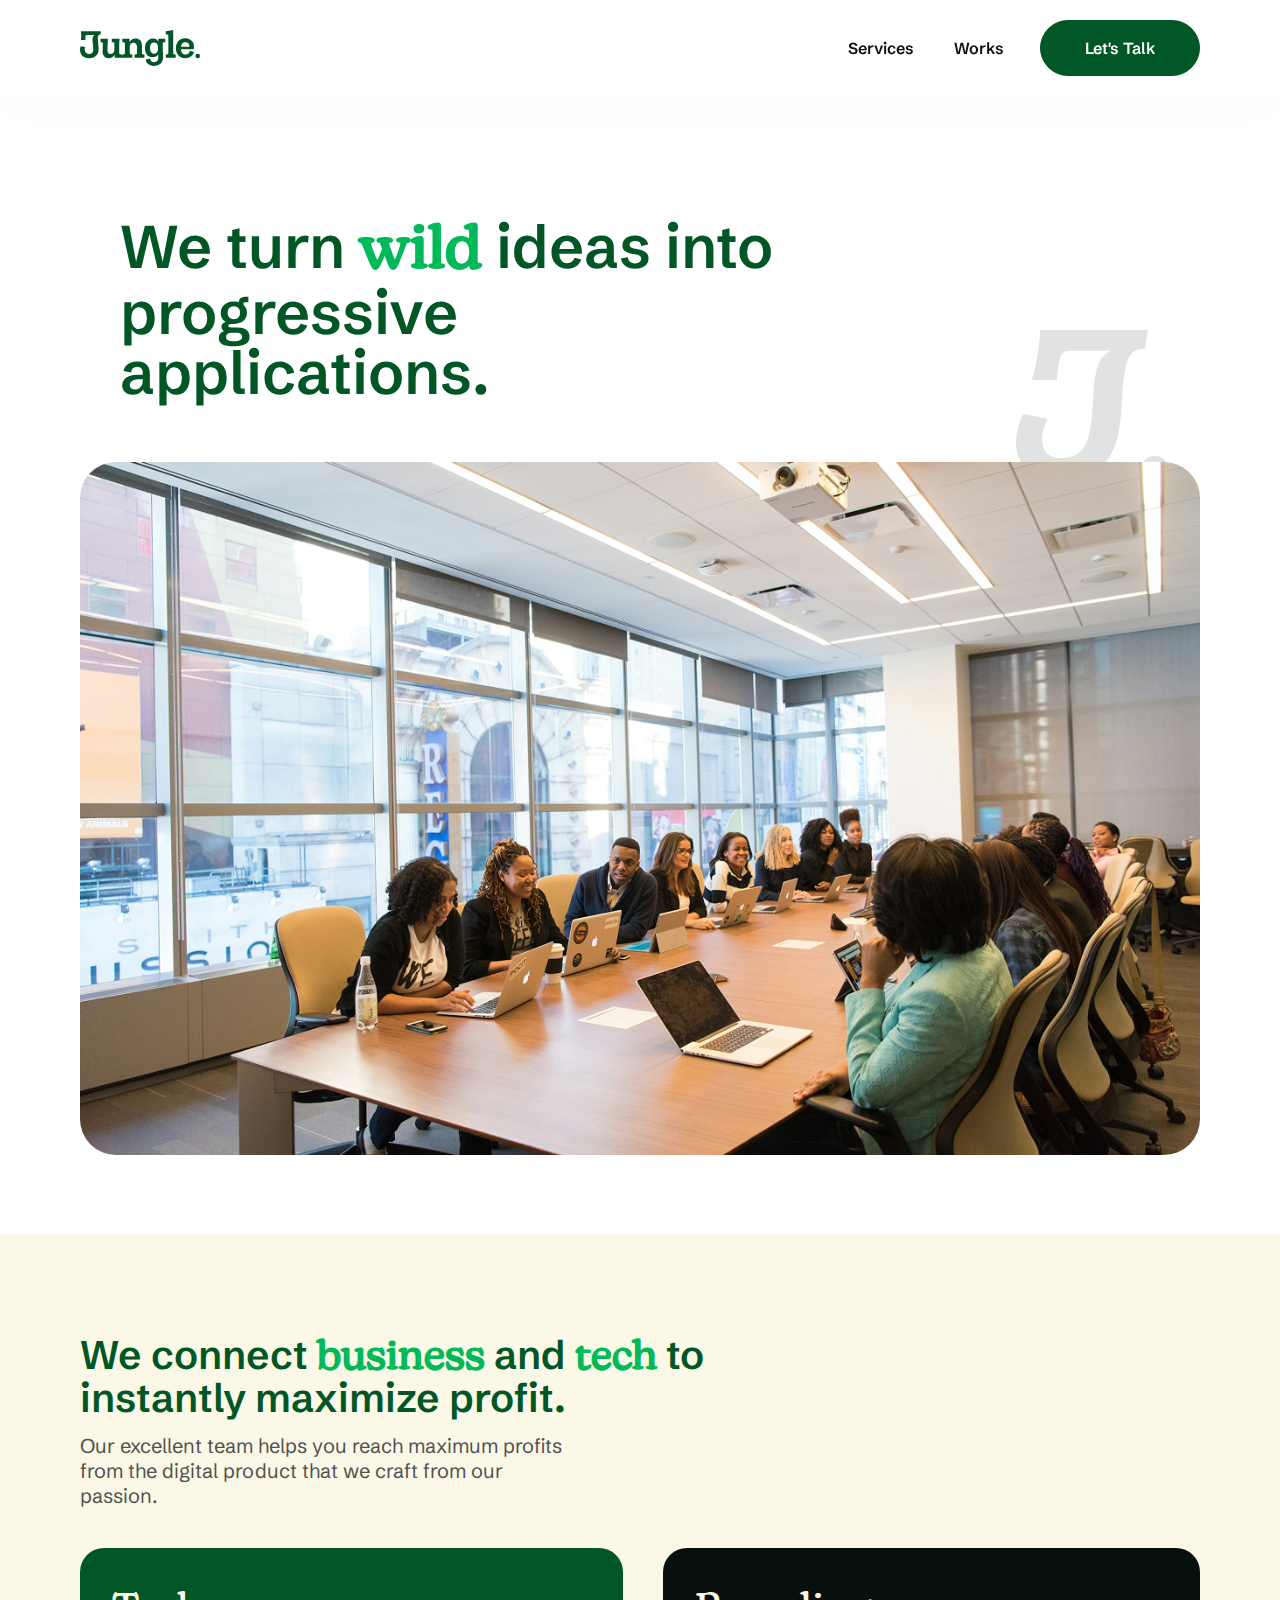
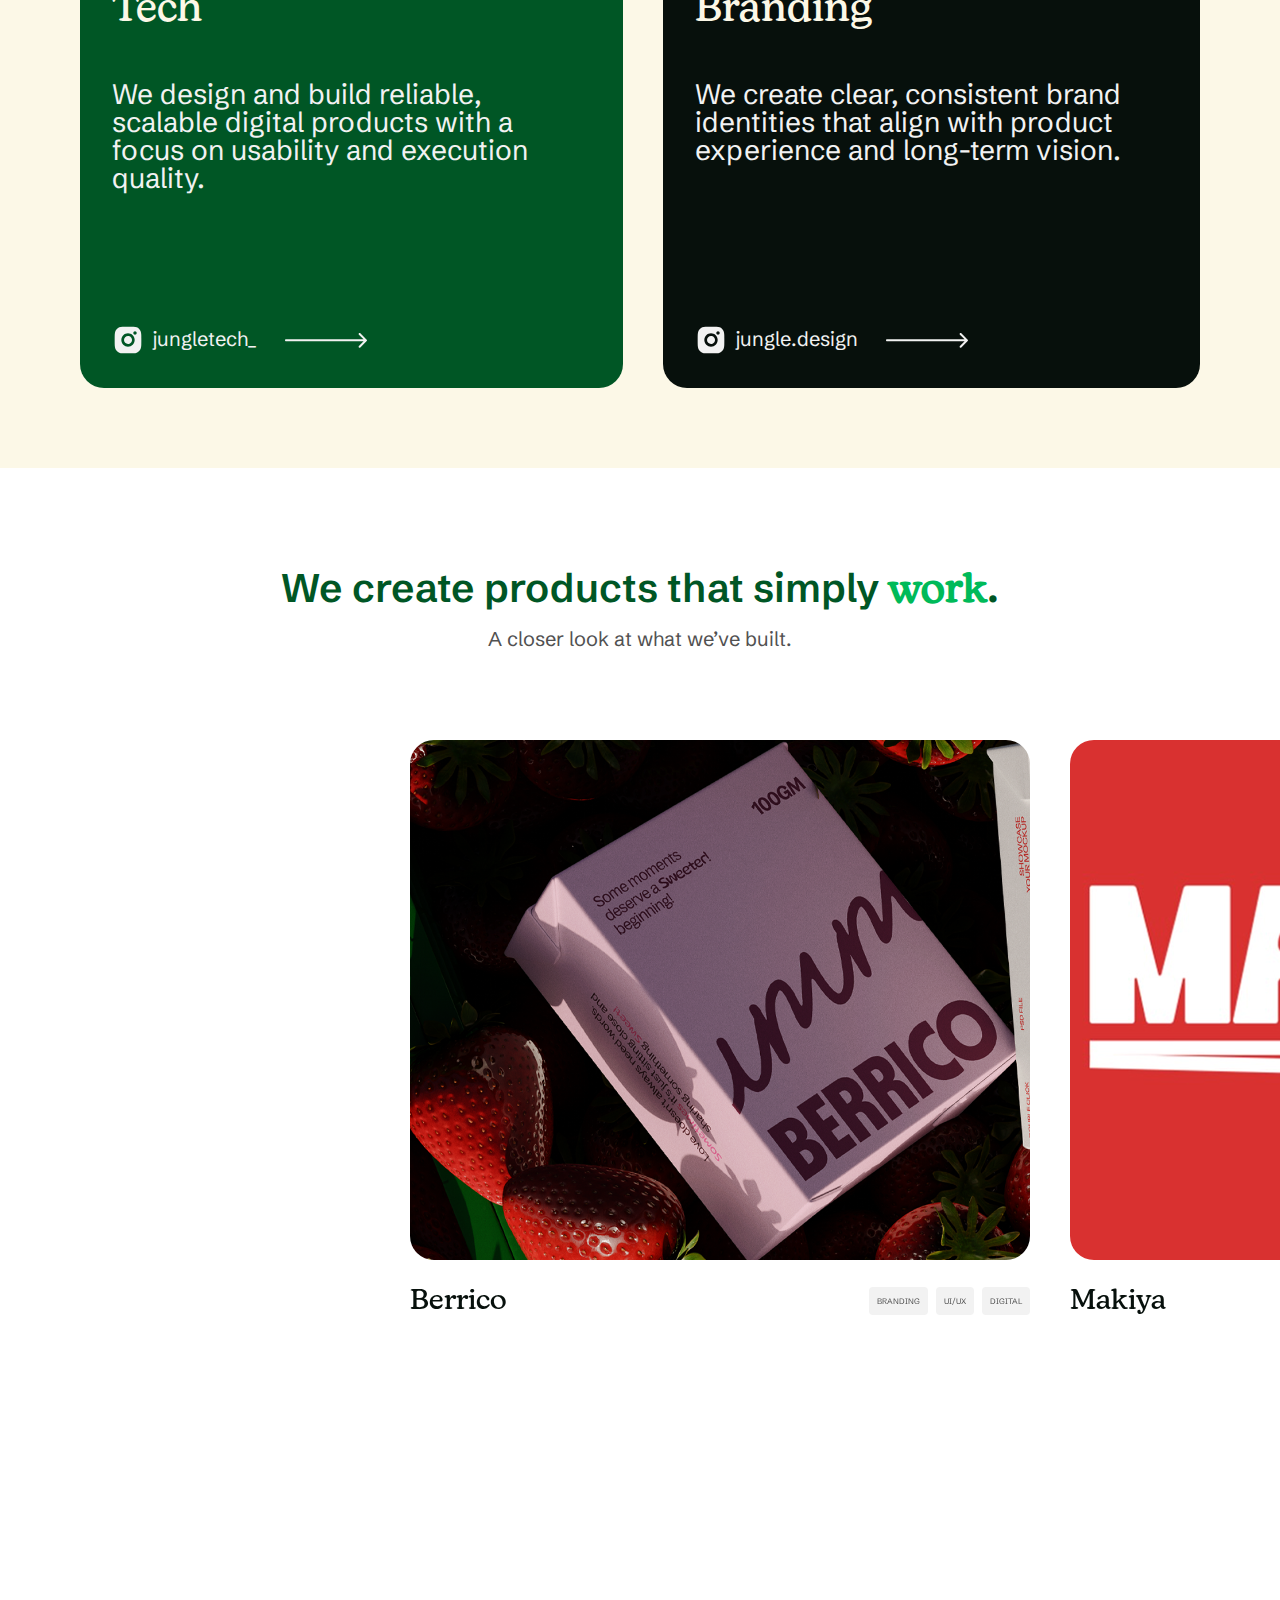
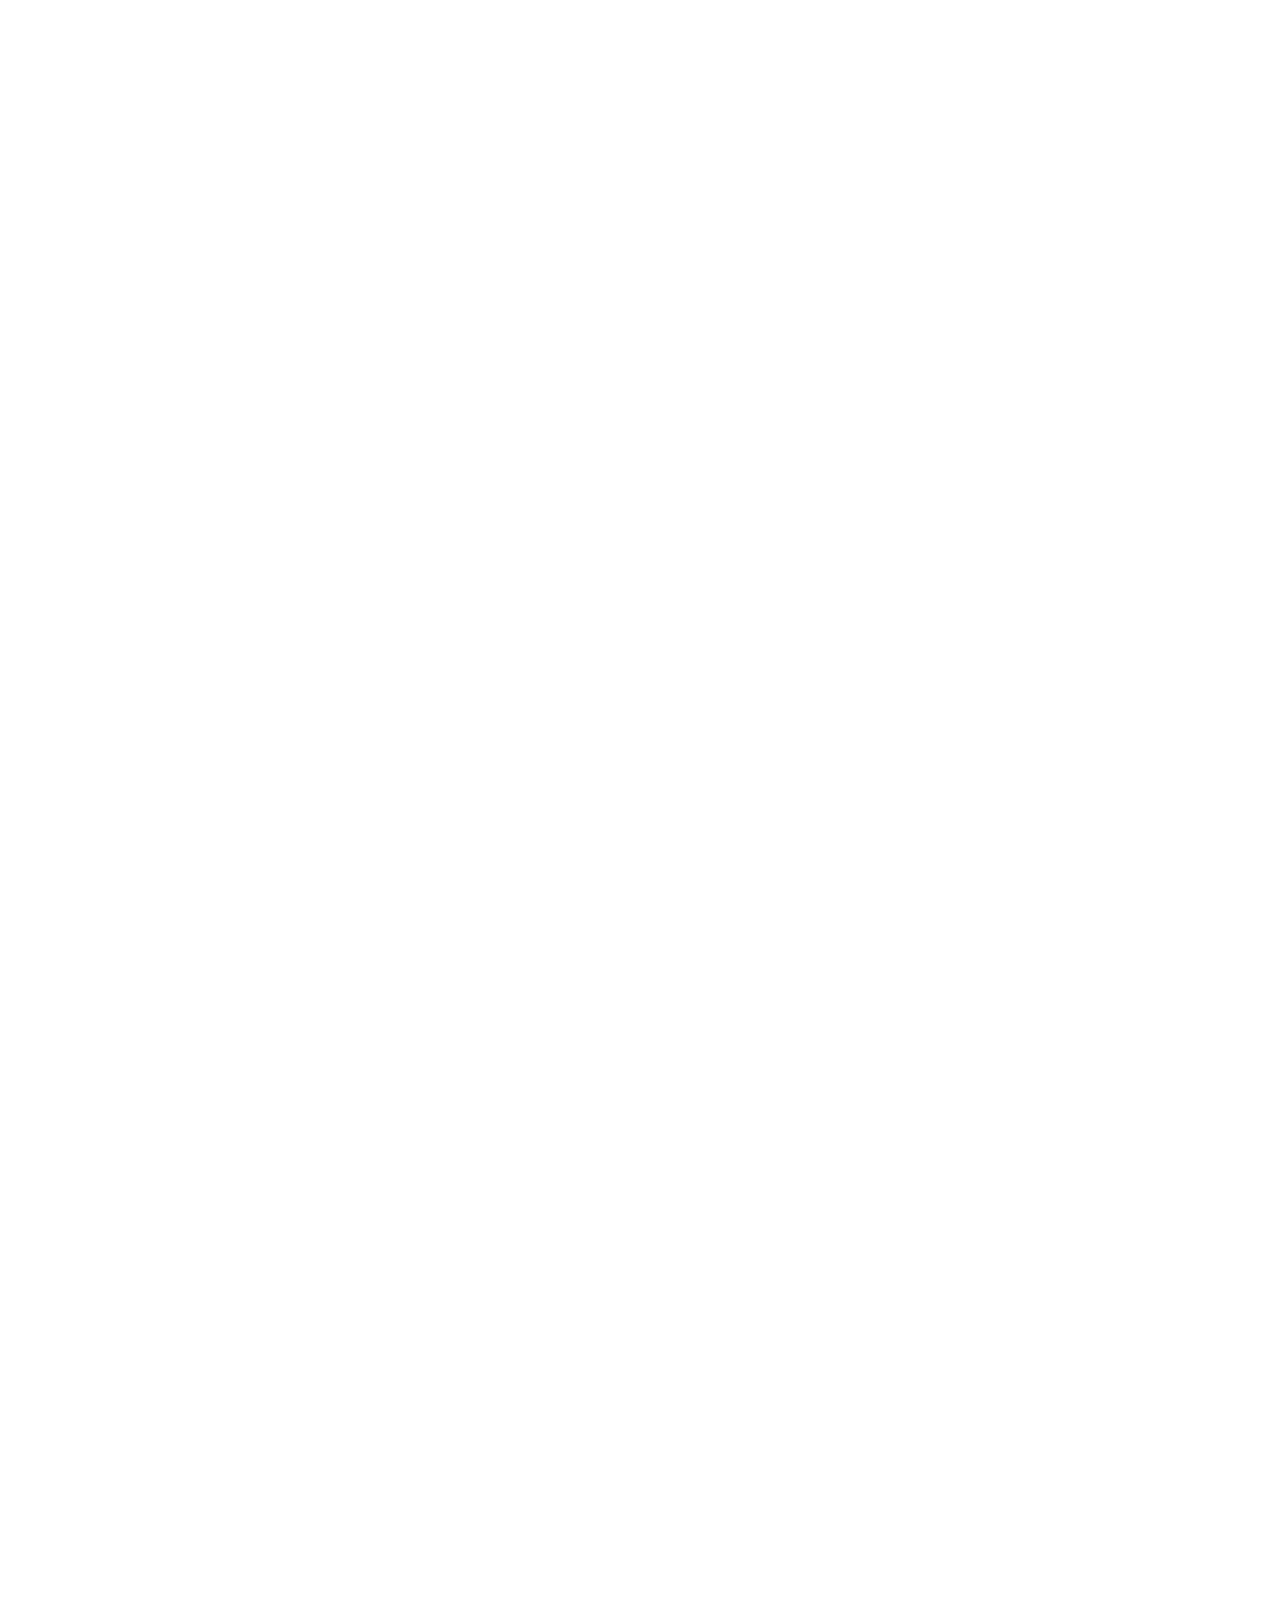
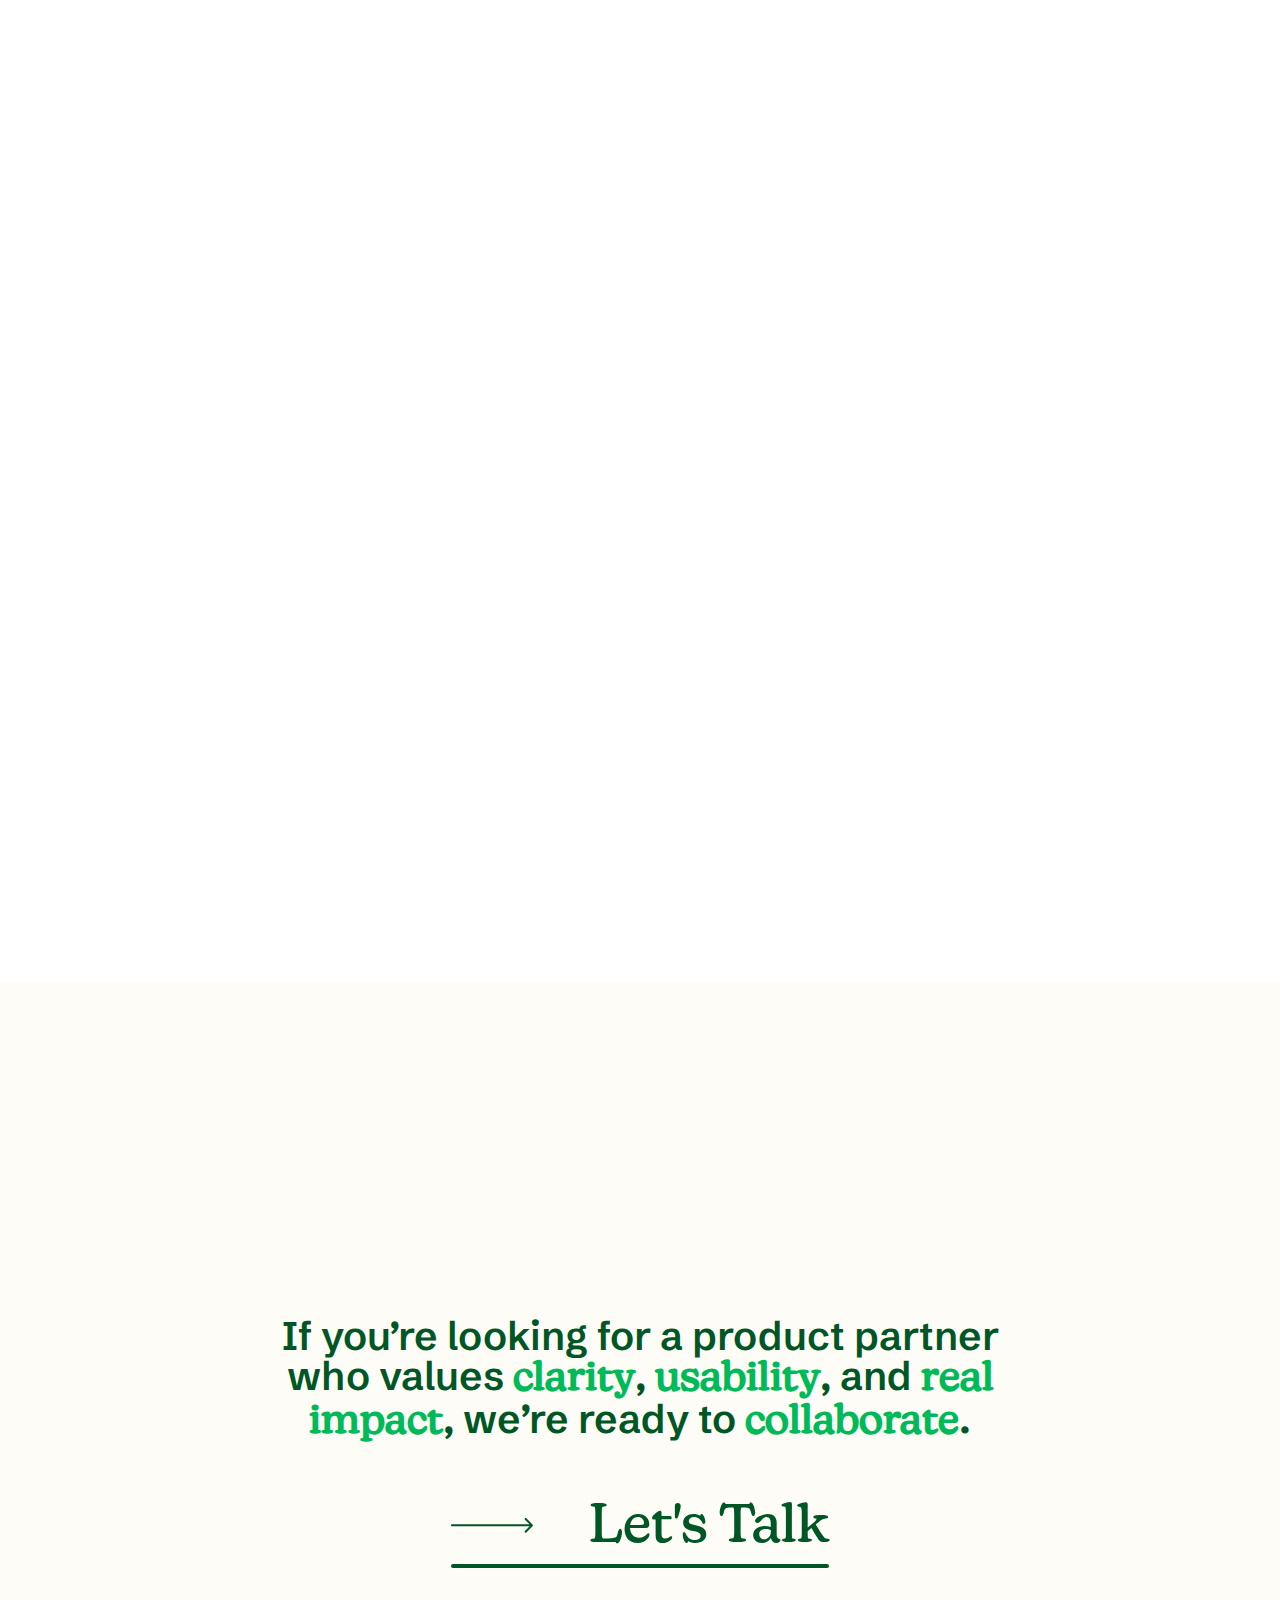
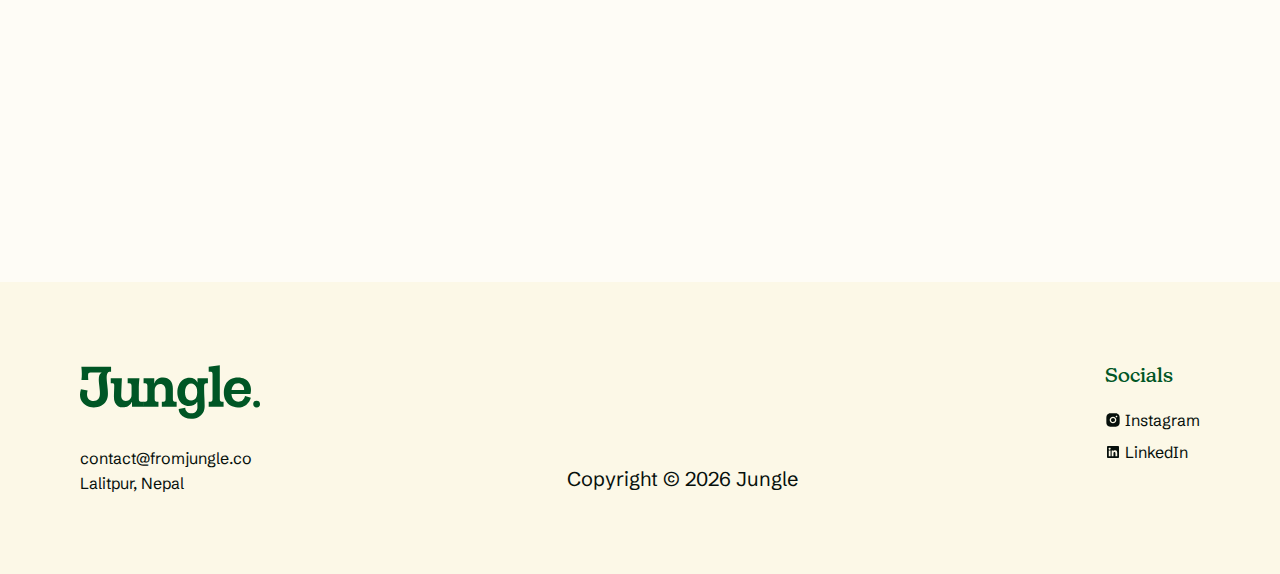
<file: index.html>
<!DOCTYPE html><html lang="en"> <head><meta charset="UTF-8"><meta name="viewport" content="width=device-width"><link rel="icon" href="/favicon.ico"><meta name="generator" content="Astro v5.16.15"><title>Jungle Tech</title><!-- SEO Tags --><meta name="title" content="Jungle Tech"><meta name="description" content="Jungle is a Nepal-based tech company helping serious businesses grow through branding, product design, and scalable technology solutions."><meta name="keywords" content="Jungle, technology, Nepal, tech in nepal, best companies in nepal, tech company, Jungle tech, Manish Raj Silwal, Ishan Dongol, Ronij Barahi, Sudarshan Subedi, Mahima Subedi, tech giants in Nepal"><meta name="robots" content="index, follow"><meta http-equiv="Content-Type" content="text/html; charset=utf-8"><meta name="language" content="English"><meta name="author" content="Jungle Tech"><!-- Clarity Setup --><script type="text/javascript">
			(function (c, l, a, r, i, t, y) {
				c[a] =
					c[a] ||
					function () {
						(c[a].q = c[a].q || []).push(arguments);
					};
				t = l.createElement(r);
				t.async = 1;
				t.src = "https://www.clarity.ms/tag/" + i;
				y = l.getElementsByTagName(r)[0];
				y.parentNode.insertBefore(t, y);
			})(window, document, "clarity", "script", "vfm3tb52l3");
		</script><style>@keyframes astroFadeInOut{0%{opacity:1}to{opacity:0}}@keyframes astroFadeIn{0%{opacity:0;mix-blend-mode:plus-lighter}to{opacity:1;mix-blend-mode:plus-lighter}}@keyframes astroFadeOut{0%{opacity:1;mix-blend-mode:plus-lighter}to{opacity:0;mix-blend-mode:plus-lighter}}@keyframes astroSlideFromRight{0%{transform:translate(100%)}}@keyframes astroSlideFromLeft{0%{transform:translate(-100%)}}@keyframes astroSlideToRight{to{transform:translate(100%)}}@keyframes astroSlideToLeft{to{transform:translate(-100%)}}@media(prefers-reduced-motion){::view-transition-group(*),::view-transition-old(*),::view-transition-new(*){animation:none!important}[data-astro-transition-scope]{animation:none!important}}
</style>
<link rel="stylesheet" href="/_astro/contact.0RAjpcZW.css"><style>[data-astro-transition-scope="astro-dhct7kod-1"] { view-transition-name: hero-text; }@layer astro { ::view-transition-old(hero-text) { 
	animation-duration: 180ms;
	animation-timing-function: cubic-bezier(0.76, 0, 0.24, 1);
	animation-fill-mode: both;
	animation-name: astroFadeOut; }::view-transition-new(hero-text) { 
	animation-duration: 180ms;
	animation-timing-function: cubic-bezier(0.76, 0, 0.24, 1);
	animation-fill-mode: both;
	animation-name: astroFadeIn; }[data-astro-transition=back]::view-transition-old(hero-text) { 
	animation-duration: 180ms;
	animation-timing-function: cubic-bezier(0.76, 0, 0.24, 1);
	animation-fill-mode: both;
	animation-name: astroFadeOut; }[data-astro-transition=back]::view-transition-new(hero-text) { 
	animation-duration: 180ms;
	animation-timing-function: cubic-bezier(0.76, 0, 0.24, 1);
	animation-fill-mode: both;
	animation-name: astroFadeIn; } }[data-astro-transition-fallback="old"] [data-astro-transition-scope="astro-dhct7kod-1"],
			[data-astro-transition-fallback="old"][data-astro-transition-scope="astro-dhct7kod-1"] { 
	animation-duration: 180ms;
	animation-timing-function: cubic-bezier(0.76, 0, 0.24, 1);
	animation-fill-mode: both;
	animation-name: astroFadeOut; }[data-astro-transition-fallback="new"] [data-astro-transition-scope="astro-dhct7kod-1"],
			[data-astro-transition-fallback="new"][data-astro-transition-scope="astro-dhct7kod-1"] { 
	animation-duration: 180ms;
	animation-timing-function: cubic-bezier(0.76, 0, 0.24, 1);
	animation-fill-mode: both;
	animation-name: astroFadeIn; }[data-astro-transition=back][data-astro-transition-fallback="old"] [data-astro-transition-scope="astro-dhct7kod-1"],
			[data-astro-transition=back][data-astro-transition-fallback="old"][data-astro-transition-scope="astro-dhct7kod-1"] { 
	animation-duration: 180ms;
	animation-timing-function: cubic-bezier(0.76, 0, 0.24, 1);
	animation-fill-mode: both;
	animation-name: astroFadeOut; }[data-astro-transition=back][data-astro-transition-fallback="new"] [data-astro-transition-scope="astro-dhct7kod-1"],
			[data-astro-transition=back][data-astro-transition-fallback="new"][data-astro-transition-scope="astro-dhct7kod-1"] { 
	animation-duration: 180ms;
	animation-timing-function: cubic-bezier(0.76, 0, 0.24, 1);
	animation-fill-mode: both;
	animation-name: astroFadeIn; }</style><style>[data-astro-transition-scope="astro-a5fnpqcp-2"] { view-transition-name: hero-image; }@layer astro { ::view-transition-old(hero-image) { 
	animation-duration: 180ms;
	animation-timing-function: cubic-bezier(0.76, 0, 0.24, 1);
	animation-fill-mode: both;
	animation-name: astroFadeOut; }::view-transition-new(hero-image) { 
	animation-duration: 180ms;
	animation-timing-function: cubic-bezier(0.76, 0, 0.24, 1);
	animation-fill-mode: both;
	animation-name: astroFadeIn; }[data-astro-transition=back]::view-transition-old(hero-image) { 
	animation-duration: 180ms;
	animation-timing-function: cubic-bezier(0.76, 0, 0.24, 1);
	animation-fill-mode: both;
	animation-name: astroFadeOut; }[data-astro-transition=back]::view-transition-new(hero-image) { 
	animation-duration: 180ms;
	animation-timing-function: cubic-bezier(0.76, 0, 0.24, 1);
	animation-fill-mode: both;
	animation-name: astroFadeIn; } }[data-astro-transition-fallback="old"] [data-astro-transition-scope="astro-a5fnpqcp-2"],
			[data-astro-transition-fallback="old"][data-astro-transition-scope="astro-a5fnpqcp-2"] { 
	animation-duration: 180ms;
	animation-timing-function: cubic-bezier(0.76, 0, 0.24, 1);
	animation-fill-mode: both;
	animation-name: astroFadeOut; }[data-astro-transition-fallback="new"] [data-astro-transition-scope="astro-a5fnpqcp-2"],
			[data-astro-transition-fallback="new"][data-astro-transition-scope="astro-a5fnpqcp-2"] { 
	animation-duration: 180ms;
	animation-timing-function: cubic-bezier(0.76, 0, 0.24, 1);
	animation-fill-mode: both;
	animation-name: astroFadeIn; }[data-astro-transition=back][data-astro-transition-fallback="old"] [data-astro-transition-scope="astro-a5fnpqcp-2"],
			[data-astro-transition=back][data-astro-transition-fallback="old"][data-astro-transition-scope="astro-a5fnpqcp-2"] { 
	animation-duration: 180ms;
	animation-timing-function: cubic-bezier(0.76, 0, 0.24, 1);
	animation-fill-mode: both;
	animation-name: astroFadeOut; }[data-astro-transition=back][data-astro-transition-fallback="new"] [data-astro-transition-scope="astro-a5fnpqcp-2"],
			[data-astro-transition=back][data-astro-transition-fallback="new"][data-astro-transition-scope="astro-a5fnpqcp-2"] { 
	animation-duration: 180ms;
	animation-timing-function: cubic-bezier(0.76, 0, 0.24, 1);
	animation-fill-mode: both;
	animation-name: astroFadeIn; }</style></head> <body>  <nav class="w-full px-6 md:px-20 fixed flex justify-between items-center"> <div class="left-side z-50"> <a href="/"> <svg id="Layer_1" data-name="Layer 1" viewBox="0 0 1286.49 384.05" width="120" height="40">
  <defs>
    <style>
      .cls-1 {
        fill: #005625;
      }
    </style>
  </defs>
  <g>
    <path class="cls-1" d="M47.45,290.8c-15-7.63-26.65-18.26-34.97-31.9-8.32-13.63-12.48-29.18-12.48-46.62,0-12.54,2.18-25.9,6.55-40.08l47.85,8.59c-2.73,9.27-4.1,18.54-4.1,27.81,0,14.72,4.02,26.25,12.07,34.56,8.04,8.32,19.56,12.47,34.57,12.47s26.3-4.43,33.94-13.29c7.63-8.86,11.45-22.15,11.45-39.88,0-8.18-.41-16.22-1.23-24.13-.81-7.91-1.78-16.9-2.87-26.99-1.09-8.18-2.04-16.63-2.86-25.35-.81-8.73-1.23-16.63-1.23-23.72,0-13.36,1.57-23.93,4.7-31.69,3.13-7.77,7.98-13.15,14.52-16.16v-2.46h-78.11c-6.28,0-10.77,1.64-13.51,4.91-2.72,3.27-4.09,8.59-4.09,15.95,0,10.09.54,21.41,1.63,33.94H10.22c1.91-14.17,2.87-28.63,2.87-43.35,0-16.9-1.09-34.21-3.27-51.94h212.27v36.4h-6.95c-8.46,0-14.66,3.28-18.61,9.82-3.96,6.55-5.93,16.91-5.93,31.09,0,6.82.4,14.87,1.23,24.13.81,9.27,1.77,18.4,2.86,27.4,1.37,12,2.52,23.51,3.47,34.56.95,11.04,1.44,21.75,1.44,32.11,0,18.81-4.23,35.38-12.68,49.69-8.46,14.32-20.39,25.5-35.79,33.54-15.41,8.04-33.06,12.07-52.97,12.07-18.81,0-35.72-3.82-50.71-11.45Z" />
    <path class="cls-1" d="M271.57,293.04c-9.55-5.86-16.84-14.32-21.88-25.35-5.05-11.04-7.43-24.06-7.15-39.06,0-9.82.13-18.06.4-24.75.28-6.68.55-14.79.83-24.33.54-9.82.81-18.95.81-27.4.26-5.73.14-10.09-.41-13.09-.55-3-1.91-5.32-4.09-6.95-2.19-1.64-5.73-2.46-10.64-2.46h-9.81v-36.4h79.75c-.55,15.82-1.37,34.09-2.46,54.8-1.09,25.09-1.91,46.62-2.46,64.62-.28,13.91,2.32,24.54,7.77,31.9,5.45,7.36,13.51,11.04,24.13,11.04,8.45,0,15.81-1.7,22.09-5.11,6.27-3.41,11.18-8.39,14.72-14.93,3.55-6.55,5.31-14.04,5.31-22.5v-61.76c0-8.18-1.15-13.83-3.47-16.97-2.32-3.13-6.48-4.7-12.48-4.7h-11.85v-36.4h84.25c-1.92,16.36-3.21,30.61-3.88,42.74-.69,12.13-.89,25.56-.61,40.29v63.39c0,8.18,1.15,13.84,3.47,16.97,2.32,3.14,6.34,4.7,12.07,4.7h20.6v36.4h-84.81v-33.95h-2.05c-4.64,11.45-12.82,20.66-24.53,27.61-11.73,6.95-24.95,10.43-39.67,10.43-13.09,0-24.41-2.93-33.95-8.8Z" />
    <path class="cls-1" d="M494.88,297.75h-40.5v-36.4h11.45c6,0,10.16-1.57,12.48-4.7,2.32-3.13,3.47-8.8,3.47-16.97v-88.35c0-8.18-1.15-13.83-3.47-16.97-2.32-3.13-6.48-4.7-12.48-4.7h-11.45v-36.4h76.48v35.58h2.05c3.54-12.27,10.84-21.95,21.88-29.04,11.04-7.09,24.2-10.63,39.47-10.63,21.54,0,38.51,7.02,50.92,21.06,12.4,14.05,18.61,33.2,18.61,57.47v71.98c0,8.18,1.09,13.84,3.27,16.97,2.18,3.14,6.14,4.7,11.86,4.7h11.86v36.4h-105.94v-36.4h11.86c5.73,0,9.67-1.57,11.85-4.7,2.18-3.13,3.28-8.8,3.28-16.97v-57.67c0-14.45-3.42-25.83-10.22-34.16-6.83-8.31-16.1-12.47-27.82-12.47-7.92,0-14.87,1.78-20.86,5.32-6,3.55-10.7,8.59-14.11,15.13-3.41,6.55-5.11,14.05-5.11,22.5v61.35c0,8.18,1.15,13.84,3.47,16.97,2.32,3.14,6.34,4.7,12.07,4.7h11.45v36.4h-65.84Z" />
    <path class="cls-1" d="M749.49,374.44c-13.49-6.41-24.21-14.93-32.11-25.56-7.91-10.64-11.85-22.23-11.85-34.77l47.04-9.4c-.28,11.45,3.67,20.86,11.85,28.22,8.18,7.37,18.67,11.04,31.5,11.04s23.24-3.88,31.29-11.65c8.03-7.77,12.07-17.93,12.07-30.47,0-18.81-.41-31.63-1.23-38.45h-2.05c-4.36,8.73-11.93,15.75-22.69,21.06-10.77,5.32-22.7,7.98-35.79,7.98-15.82,0-29.93-4.15-42.34-12.47-12.4-8.31-22.08-20.04-29.03-35.17-6.95-15.14-10.44-32.38-10.44-51.74s3.82-37.76,11.45-53.58c7.63-15.81,18.13-28.08,31.5-36.81,13.36-8.72,28.48-13.09,45.4-13.09,13.08,0,24.47,2.94,34.16,8.8,9.67,5.87,16.15,13.7,19.42,23.52h2.04v-28.63h74.44v36.4h-11.85c-5.73,0-9.68,1.57-11.86,4.7-2.19,3.14-3.27,8.8-3.27,16.97v8.18c0,17.18.54,39.13,1.63,65.85,1.37,28.09,2.05,50.04,2.05,65.84,0,19.08-3.96,35.58-11.86,49.49-7.92,13.9-19.16,24.6-33.74,32.11-14.59,7.49-31.84,11.25-51.74,11.25-15.82,0-30.47-3.21-43.97-9.61ZM817.37,246.42c6.68-4.77,11.73-11.66,15.14-20.66,3.41-9,5.11-19.63,5.11-31.9,0-13.09-1.7-24.2-5.11-33.33-3.41-9.13-8.38-16.16-14.92-21.06-6.55-4.91-14.46-7.36-23.73-7.36s-16.77,2.52-23.31,7.57c-6.55,5.05-11.53,12.13-14.93,21.26-3.41,9.14-5.11,19.98-5.11,32.52s1.7,22.9,5.11,31.9c3.41,9,8.38,15.95,14.93,20.86,6.54,4.91,14.17,7.36,22.9,7.36,9.26,0,17.24-2.38,23.92-7.15Z" />
    <path class="cls-1" d="M946,56.03c-.83-3-2.39-5.11-4.71-6.34-2.32-1.23-5.51-1.84-9.61-1.84h-11.86V11.45L999.17,0v82.62-16.77,173.82c0,8.18,1.15,13.84,3.48,16.97,2.31,3.14,6.33,4.7,12.06,4.7h11.45v36.4h-106.34v-36.4h11.45c6,0,10.16-1.57,12.48-4.7,2.32-3.13,3.48-8.8,3.48-16.97V69.12c0-5.73-.41-10.08-1.23-13.09Z" />
    <path class="cls-1" d="M1162.57,250.51c8.03-6.95,13.7-16.83,16.97-29.65l41.72,13.09c-5.73,21.26-16.84,37.97-33.34,50.1-16.5,12.13-36.46,18.2-59.92,18.2-19.9,0-37.42-4.37-52.55-13.09-15.14-8.72-26.86-21.27-35.17-37.63-8.33-16.36-12.48-35.31-12.48-56.85s4.15-40.28,12.48-56.23c8.31-15.95,20.1-28.22,35.37-36.81,15.27-8.59,33.27-12.88,53.99-12.88,17.99,0,34.01,3.68,48.05,11.04,14.05,7.37,24.95,17.73,32.73,31.09,7.77,13.36,11.65,28.77,11.65,46.22,0,9.55-1.37,19.23-4.09,29.04h-156.24v-28.63h129.24l-20.04,12.27c1.35-6.27,2.04-11.86,2.04-16.77,0-13.09-4.02-23.51-12.07-31.29-8.04-7.77-18.48-11.65-31.29-11.65-15.27,0-27,5.52-35.17,16.56-8.18,11.04-12.28,26.52-12.28,46.42v4.09c0,20.45,4.43,36.2,13.29,47.24,8.86,11.04,21.34,16.56,37.43,16.56,11.72,0,21.6-3.47,29.66-10.43Z" />
  </g>
  <circle class="cls-1" cx="1262.3" cy="278.26" r="24.19" />
</svg> </a> </div>  <div class="right-side hidden md:block"> <ul class="flex gap-8 items-center"> <li> <a href="#services" class target="_self">Services</a> </li><li> <a href="#works" class target="_self">Works</a> </li> <li> <a class="btn btn-primary btn-md " href="/contact" target="_self">Let&#39;s Talk</a> </li> </ul> </div>  <div class="md:hidden z-50"> <button id="menu-btn" class="text-neutral-black focus:outline-none p-2"> <svg xmlns="http://www.w3.org/2000/svg" fill="none" viewBox="0 0 24 24" stroke-width="1.5" stroke="currentColor" class="w-8 h-8"> <path stroke-linecap="round" stroke-linejoin="round" d="M3.75 6.75h16.5M3.75 12h16.5m-16.5 5.25h16.5"></path> </svg> </button> <button id="close-menu-btn" class="hidden text-neutral-black focus:outline-none p-2"> <svg xmlns="http://www.w3.org/2000/svg" fill="none" viewBox="0 0 24 24" stroke-width="1.5" stroke="currentColor" class="w-8 h-8"> <path stroke-linecap="round" stroke-linejoin="round" d="M6 18L18 6M6 6l12 12"></path> </svg> </button> </div>  <div id="mobile-menu" class="fixed inset-0 bg-theme-background w-full h-dvh flex-col justify-center items-center gap-10 hidden z-40"> <ul class="flex flex-col gap-8 items-center"> <li> <a href="#services" class="mobile-link text-3xl font-medium text-neutral-black hover:text-theme-green transition-colors font-display"> Services </a> </li><li> <a href="#works" class="mobile-link text-3xl font-medium text-neutral-black hover:text-theme-green transition-colors font-display"> Works </a> </li> <li class="mt-4"> <a class="btn btn-primary btn-md mobile-link" href="/contact" target="_self">Let&#39;s Talk</a> </li> </ul> </div> </nav> <script type="module">document.addEventListener("astro:page-load",()=>{const d=document.getElementById("menu-btn"),n=document.getElementById("close-menu-btn"),e=document.getElementById("mobile-menu"),i=document.querySelectorAll(".mobile-link"),s=()=>{if(!e||!d||!n)return;e.classList.contains("hidden")?(e.classList.remove("hidden"),e.classList.add("flex"),d.classList.add("hidden"),n.classList.remove("hidden"),document.body.style.overflow="hidden"):(e.classList.add("hidden"),e.classList.remove("flex"),d.classList.remove("hidden"),n.classList.add("hidden"),document.body.style.overflow="")};d&&n&&(d.addEventListener("click",s),n.addEventListener("click",s),i.forEach(t=>t.addEventListener("click",()=>{s()})))});</script> <section class="container-fluid"> <div class="hero-section pt-32 md:pt-54 pb-10 md:pb-20 px-6 md:px-20"> <div class="hero-elements flex flex-col justify-start gap-10 md:gap-15"> <div class="flex flex-col md:flex-row relative px-0 md:px-10"> <div class="w-full md:w-2/3 z-10"> <h1 class="font-semibold leading-none tracking-normal" data-astro-transition-scope="astro-dhct7kod-1">
We turn <span class="anchor-text">wild</span> ideas into progressive
						applications.
</h1> </div> <div class="logo-mark absolute right-0 md:right-8 -z-1 bottom-0 md:-bottom-20 opacity-50 md:opacity-100 transform scale-75 md:scale-100 origin-bottom-right" data-astro-transition-scope="astro-a5fnpqcp-2"> <svg id="Layer_1" data-name="Layer 1" viewBox="0 0 985.47 986.98" width="152">
  <defs>
    <style>
      .cls-1 {
        fill: #005625;
      }
    </style>
  </defs>
  <circle class="cls-1" cx="900.24" cy="900.36" r="85.22" />
  <path class="cls-1" d="M138.12,954.36c-43.97-21.73-77.98-52.52-102.03-92.32C12.02,822.26,0,776.45,0,724.62c0-55.53,15.73-115.67,47.2-180.46l158.25,31.93c-11.11,22.21-19.91,44.42-26.38,66.63-6.48,22.21-9.71,44.9-9.71,68.02,0,40.74,11.1,71.03,33.32,90.92,22.21,19.91,55.05,29.85,98.56,29.85,48.11,0,87.21-15.03,117.3-45.11,30.06-30.06,50.66-76.11,61.77-138.12,6.46-37.93,10.86-71.49,13.19-100.64,2.29-29.15,4.38-62.22,6.25-99.25.91-22.21,2.29-45.57,4.16-70.1,1.84-24.51,4.62-47.89,8.33-70.1,15.72-90.68,46.26-145.75,91.62-165.19l1.39-8.33h-256.81c-20.37,0-35.87,5.34-46.5,15.97-10.65,10.65-18.28,29.84-22.9,57.61-6.49,37.96-11.59,76.35-15.27,115.22H102.73c14.79-49.98,26.37-99.01,34.7-147.14,10.17-56.44,16.65-115.22,19.43-176.3h699.62l-20.82,123.55h-20.82c-28.7,0-51.84,11.1-69.41,33.32-17.59,22.21-30.54,57.39-38.87,105.5-6.49,36.09-11.35,71.03-14.58,104.8-3.25,33.79-5.34,68.26-6.25,103.42-1.87,35.18-4.17,68.02-6.94,98.56-2.78,30.54-7.42,62.01-13.88,94.39-11.1,65.72-33.32,122.85-66.63,171.43-33.32,48.59-76.35,86.07-129.1,112.44-52.75,26.37-111.53,39.56-176.3,39.56-59.23,0-110.83-10.89-154.77-32.62Z" />
</svg> </div> </div> <div id="heroImage" class="hero-image rounded-3xl md:rounded-[2.25rem] overflow-hidden opacity-0"> <img src="/_astro/heroImage.BmvRsMM7.png" class="w-full h-full object-cover" alt="Hero Image"> </div> </div> </div> </section> <script type="module" src="/_astro/HeroSection.astro_astro_type_script_index_0_lang.C3lCAyAm.js"></script> <section class="container-fluid section-bg" id="services"> <div class="pt-16 md:pt-25 pb-10 md:pb-20 px-6 md:px-20 flex flex-col gap-10">  <div class="flex flex-col justify-start gap-10 md:gap-15"> <div class="flex flex-col md:flex-row relative"> <div class="flex flex-col gap-4 w-full md:w-2/3"> <h2 class="font-semibold leading-none tracking-normal">
We connect <span class="anchor-text">business</span> and <span class="anchor-text">tech</span> to instantly maximize profit.
</h2> <p class="w-full md:w-2/3">Our excellent team helps you reach maximum profits from the digital product that we craft from our passion.</p> </div> </div> </div> <div class="flex flex-col md:flex-row gap-6 md:gap-10"> <a href="https://instagram.com/jungletech_" target="_blank"> <div class="card card-tech w-full "> <div class="card-title anchor-text"><div> Tech </div></div> <div class="card-body leading-none"> <div> We design and build reliable, scalable digital products with a focus on usability and execution quality. </div> </div> <div class="card-footer"> <div class="flex flex-row items-center gap-7"> <div class="flex flex-row gap-2"> <svg width="32" height="32" viewBox="0 0 32 32" fill="none">
<path d="M17.3708 2.66663C18.8708 2.67063 19.6321 2.67863 20.2894 2.69729L20.5481 2.70663C20.8468 2.71729 21.1414 2.73063 21.4974 2.74663C22.9161 2.81329 23.8841 3.03729 24.7334 3.36663C25.6134 3.70529 26.3548 4.16396 27.0961 4.90396C27.7744 5.57027 28.299 6.37659 28.6334 7.26663C28.9628 8.11596 29.1868 9.08396 29.2534 10.504C29.2694 10.8586 29.2828 11.1533 29.2934 11.4533L29.3014 11.712C29.3214 12.368 29.3294 13.1293 29.3321 14.6293L29.3334 15.624V17.3706C29.3367 18.3432 29.3265 19.3157 29.3028 20.288L29.2948 20.5466C29.2841 20.8466 29.2708 21.1413 29.2548 21.496C29.1881 22.916 28.9614 23.8826 28.6334 24.7333C28.299 25.6233 27.7744 26.4297 27.0961 27.096C26.4298 27.7742 25.6235 28.2989 24.7334 28.6333C23.8841 28.9626 22.9161 29.1866 21.4974 29.2533L20.5481 29.2933L20.2894 29.3013C19.6321 29.32 18.8708 29.3293 17.3708 29.332L16.3761 29.3333H14.6308C13.6578 29.3367 12.6848 29.3265 11.7121 29.3026L11.4534 29.2946C11.1369 29.2826 10.8205 29.2689 10.5041 29.2533C9.08544 29.1866 8.11744 28.9626 7.26677 28.6333C6.37721 28.2987 5.57136 27.7741 4.90544 27.096C4.2267 26.4298 3.70159 25.6235 3.36677 24.7333C3.03744 23.884 2.81344 22.916 2.74677 21.496L2.70677 20.5466L2.70011 20.288C2.67553 19.3157 2.66442 18.3432 2.66677 17.3706V14.6293C2.66308 13.6568 2.67286 12.6842 2.69611 11.712L2.70544 11.4533C2.71611 11.1533 2.72944 10.8586 2.74544 10.504C2.81211 9.08396 3.03611 8.11729 3.36544 7.26663C3.70103 6.37622 4.22707 5.56987 4.90677 4.90396C5.57231 4.22602 6.37769 3.70139 7.26677 3.36663C8.11744 3.03729 9.08411 2.81329 10.5041 2.74663C10.8588 2.73063 11.1548 2.71729 11.4534 2.70663L11.7121 2.69863C12.6844 2.67494 13.6569 2.66471 14.6294 2.66796L17.3708 2.66663ZM16.0001 9.33329C14.232 9.33329 12.5363 10.0357 11.2861 11.2859C10.0358 12.5362 9.33344 14.2318 9.33344 16C9.33344 17.7681 10.0358 19.4638 11.2861 20.714C12.5363 21.9642 14.232 22.6666 16.0001 22.6666C17.7682 22.6666 19.4639 21.9642 20.7142 20.714C21.9644 19.4638 22.6668 17.7681 22.6668 16C22.6668 14.2318 21.9644 12.5362 20.7142 11.2859C19.4639 10.0357 17.7682 9.33329 16.0001 9.33329ZM16.0001 12C16.5254 11.9999 17.0456 12.1032 17.5309 12.3042C18.0162 12.5051 18.4572 12.7997 18.8287 13.1711C19.2002 13.5424 19.4949 13.9833 19.696 14.4686C19.8971 14.9539 20.0007 15.474 20.0008 15.9993C20.0009 16.5246 19.8975 17.0447 19.6965 17.5301C19.4956 18.0154 19.201 18.4564 18.8297 18.8279C18.4583 19.1994 18.0174 19.4941 17.5321 19.6952C17.0469 19.8963 16.5267 19.9999 16.0014 20C14.9406 20 13.9232 19.5785 13.173 18.8284C12.4229 18.0782 12.0014 17.0608 12.0014 16C12.0014 14.9391 12.4229 13.9217 13.173 13.1715C13.9232 12.4214 14.9406 12 16.0014 12M23.0014 7.33329C22.5594 7.33329 22.1355 7.50889 21.8229 7.82145C21.5104 8.13401 21.3348 8.55793 21.3348 8.99996C21.3348 9.44199 21.5104 9.86591 21.8229 10.1785C22.1355 10.491 22.5594 10.6666 23.0014 10.6666C23.4435 10.6666 23.8674 10.491 24.18 10.1785C24.4925 9.86591 24.6681 9.44199 24.6681 8.99996C24.6681 8.55793 24.4925 8.13401 24.18 7.82145C23.8674 7.50889 23.4435 7.33329 23.0014 7.33329Z" fill="#F2F2F2" />
</svg> <span>jungletech_</span> </div> <svg width="82" height="15" viewBox="0 0 82 15" fill="none" class="arrow">
<path d="M1 6.36401C0.447715 6.36401 0 6.81173 0 7.36401C0 7.9163 0.447715 8.36401 1 8.36401V7.36401V6.36401ZM81.7071 8.07112C82.0976 7.6806 82.0976 7.04743 81.7071 6.65691L75.3431 0.292946C74.9526 -0.0975785 74.3195 -0.0975785 73.9289 0.292946C73.5384 0.68347 73.5384 1.31664 73.9289 1.70716L79.5858 7.36401L73.9289 13.0209C73.5384 13.4114 73.5384 14.0446 73.9289 14.4351C74.3195 14.8256 74.9526 14.8256 75.3431 14.4351L81.7071 8.07112ZM1 7.36401V8.36401H81V7.36401V6.36401H1V7.36401Z" fill="#F2F2F2" />
</svg> </div> </div> </div> </a><a href="https://instagram.com/jungle.design" target="_blank"> <div class="card card-branding w-full "> <div class="card-title anchor-text"><div> Branding </div></div> <div class="card-body leading-none"> <div> We create clear, consistent brand identities that align with product experience and long-term vision. </div> </div> <div class="card-footer"> <div class="flex flex-row items-center gap-7"> <div class="flex flex-row gap-2"> <svg width="32" height="32" viewBox="0 0 32 32" fill="none">
<path d="M17.3708 2.66663C18.8708 2.67063 19.6321 2.67863 20.2894 2.69729L20.5481 2.70663C20.8468 2.71729 21.1414 2.73063 21.4974 2.74663C22.9161 2.81329 23.8841 3.03729 24.7334 3.36663C25.6134 3.70529 26.3548 4.16396 27.0961 4.90396C27.7744 5.57027 28.299 6.37659 28.6334 7.26663C28.9628 8.11596 29.1868 9.08396 29.2534 10.504C29.2694 10.8586 29.2828 11.1533 29.2934 11.4533L29.3014 11.712C29.3214 12.368 29.3294 13.1293 29.3321 14.6293L29.3334 15.624V17.3706C29.3367 18.3432 29.3265 19.3157 29.3028 20.288L29.2948 20.5466C29.2841 20.8466 29.2708 21.1413 29.2548 21.496C29.1881 22.916 28.9614 23.8826 28.6334 24.7333C28.299 25.6233 27.7744 26.4297 27.0961 27.096C26.4298 27.7742 25.6235 28.2989 24.7334 28.6333C23.8841 28.9626 22.9161 29.1866 21.4974 29.2533L20.5481 29.2933L20.2894 29.3013C19.6321 29.32 18.8708 29.3293 17.3708 29.332L16.3761 29.3333H14.6308C13.6578 29.3367 12.6848 29.3265 11.7121 29.3026L11.4534 29.2946C11.1369 29.2826 10.8205 29.2689 10.5041 29.2533C9.08544 29.1866 8.11744 28.9626 7.26677 28.6333C6.37721 28.2987 5.57136 27.7741 4.90544 27.096C4.2267 26.4298 3.70159 25.6235 3.36677 24.7333C3.03744 23.884 2.81344 22.916 2.74677 21.496L2.70677 20.5466L2.70011 20.288C2.67553 19.3157 2.66442 18.3432 2.66677 17.3706V14.6293C2.66308 13.6568 2.67286 12.6842 2.69611 11.712L2.70544 11.4533C2.71611 11.1533 2.72944 10.8586 2.74544 10.504C2.81211 9.08396 3.03611 8.11729 3.36544 7.26663C3.70103 6.37622 4.22707 5.56987 4.90677 4.90396C5.57231 4.22602 6.37769 3.70139 7.26677 3.36663C8.11744 3.03729 9.08411 2.81329 10.5041 2.74663C10.8588 2.73063 11.1548 2.71729 11.4534 2.70663L11.7121 2.69863C12.6844 2.67494 13.6569 2.66471 14.6294 2.66796L17.3708 2.66663ZM16.0001 9.33329C14.232 9.33329 12.5363 10.0357 11.2861 11.2859C10.0358 12.5362 9.33344 14.2318 9.33344 16C9.33344 17.7681 10.0358 19.4638 11.2861 20.714C12.5363 21.9642 14.232 22.6666 16.0001 22.6666C17.7682 22.6666 19.4639 21.9642 20.7142 20.714C21.9644 19.4638 22.6668 17.7681 22.6668 16C22.6668 14.2318 21.9644 12.5362 20.7142 11.2859C19.4639 10.0357 17.7682 9.33329 16.0001 9.33329ZM16.0001 12C16.5254 11.9999 17.0456 12.1032 17.5309 12.3042C18.0162 12.5051 18.4572 12.7997 18.8287 13.1711C19.2002 13.5424 19.4949 13.9833 19.696 14.4686C19.8971 14.9539 20.0007 15.474 20.0008 15.9993C20.0009 16.5246 19.8975 17.0447 19.6965 17.5301C19.4956 18.0154 19.201 18.4564 18.8297 18.8279C18.4583 19.1994 18.0174 19.4941 17.5321 19.6952C17.0469 19.8963 16.5267 19.9999 16.0014 20C14.9406 20 13.9232 19.5785 13.173 18.8284C12.4229 18.0782 12.0014 17.0608 12.0014 16C12.0014 14.9391 12.4229 13.9217 13.173 13.1715C13.9232 12.4214 14.9406 12 16.0014 12M23.0014 7.33329C22.5594 7.33329 22.1355 7.50889 21.8229 7.82145C21.5104 8.13401 21.3348 8.55793 21.3348 8.99996C21.3348 9.44199 21.5104 9.86591 21.8229 10.1785C22.1355 10.491 22.5594 10.6666 23.0014 10.6666C23.4435 10.6666 23.8674 10.491 24.18 10.1785C24.4925 9.86591 24.6681 9.44199 24.6681 8.99996C24.6681 8.55793 24.4925 8.13401 24.18 7.82145C23.8674 7.50889 23.4435 7.33329 23.0014 7.33329Z" fill="#F2F2F2" />
</svg> <span>jungle.design</span> </div> <svg width="82" height="15" viewBox="0 0 82 15" fill="none" class="arrow">
<path d="M1 6.36401C0.447715 6.36401 0 6.81173 0 7.36401C0 7.9163 0.447715 8.36401 1 8.36401V7.36401V6.36401ZM81.7071 8.07112C82.0976 7.6806 82.0976 7.04743 81.7071 6.65691L75.3431 0.292946C74.9526 -0.0975785 74.3195 -0.0975785 73.9289 0.292946C73.5384 0.68347 73.5384 1.31664 73.9289 1.70716L79.5858 7.36401L73.9289 13.0209C73.5384 13.4114 73.5384 14.0446 73.9289 14.4351C74.3195 14.8256 74.9526 14.8256 75.3431 14.4351L81.7071 8.07112ZM1 7.36401V8.36401H81V7.36401V6.36401H1V7.36401Z" fill="#F2F2F2" />
</svg> </div> </div> </div> </a> </div>  </div> </section> <section class="container-fluid " id="works"> <div class="pt-16 md:pt-25 pb-10 md:pb-20 px-6 md:px-20 flex flex-col gap-10">  <div class="flex flex-col justify-center items-center gap-4 w-full"> <h2 class="font-semibold leading-none text-center tracking-normal">
We create products that simply <span class="anchor-text">work</span>.
</h2> <p class="w-full md:w-2/3 text-center test-class">
A closer look at what we’ve built.
</p> </div> <div class="works-sticky-wrapper"> <div class="works-sticky gap-10 md:gap-[60px] md:pt-12"> <div class="scroll-container" id="worksScrollContainer"> <a href="https://berrico.love" target="_blank"> <div class="card card-work w-full gap-5 row-span-1"> <div class="featured-image w-full"> <img src="/_astro/berrico.DfLa_aKK.png" class="rounded-3xl w-full h-full"> </div> <div class="w-full flex justify-between items-center"> <div class="work-title anchor-text"> <div>Berrico</div> </div> <div class="work-stacks flex gap-2"> <span class="tag tag-default p-2 rounded-sm "> BRANDING </span><span class="tag tag-default p-2 rounded-sm "> UI/UX </span><span class="tag tag-default p-2 rounded-sm "> DIGITAL </span> </div> </div> </div> </a><a href="https://www.instagram.com/p/DRJ33zdD-7k/" target="_blank"> <div class="card card-work w-full gap-5 row-span-1"> <div class="featured-image w-full"> <img src="/_astro/makiya.D081T3A4.png" class="rounded-3xl w-full h-full"> </div> <div class="w-full flex justify-between items-center"> <div class="work-title anchor-text"> <div>Makiya</div> </div> <div class="work-stacks flex gap-2"> <span class="tag tag-default p-2 rounded-sm "> BRANDING </span><span class="tag tag-default p-2 rounded-sm "> UI/UX </span><span class="tag tag-default p-2 rounded-sm "> DIGITAL </span> </div> </div> </div> </a><a href="https://www.instagram.com/p/DSwdMxND1Av/" target="_blank"> <div class="card card-work w-full gap-5 row-span-1"> <div class="featured-image w-full"> <img src="/_astro/uni-assist.CsFcdMQJ.png" class="rounded-3xl w-full h-full"> </div> <div class="w-full flex justify-between items-center"> <div class="work-title anchor-text"> <div>University Assistance Education</div> </div> <div class="work-stacks flex gap-2"> <span class="tag tag-default p-2 rounded-sm "> BRANDING </span><span class="tag tag-default p-2 rounded-sm "> DIGITAL </span> </div> </div> </div> </a><a href="https://www.instagram.com/p/DSPKoWQEUaF/" target="_blank"> <div class="card card-work w-full gap-5 row-span-1"> <div class="featured-image w-full"> <img src="/_astro/nepali-kitchen.CE3H0csc.png" class="rounded-3xl w-full h-full"> </div> <div class="w-full flex justify-between items-center"> <div class="work-title anchor-text"> <div>The Nepali Kitchen</div> </div> <div class="work-stacks flex gap-2"> <span class="tag tag-default p-2 rounded-sm "> BRANDING </span><span class="tag tag-default p-2 rounded-sm "> DIGITAL </span> </div> </div> </div> </a><a href="https://www.instagram.com/p/DS4j5q6k77c/" target="_blank"> <div class="card card-work w-full gap-5 row-span-1"> <div class="featured-image w-full"> <img src="/_astro/empower-kind.9-ELXZua.png" class="rounded-3xl w-full h-full"> </div> <div class="w-full flex justify-between items-center"> <div class="work-title anchor-text"> <div>Empower Kind</div> </div> <div class="work-stacks flex gap-2"> <span class="tag tag-default p-2 rounded-sm "> BRANDING </span><span class="tag tag-default p-2 rounded-sm "> DIGITAL </span> </div> </div> </div> </a> </div> </div> </div>  </div> </section> <script type="module" src="/_astro/WorkSection.astro_astro_type_script_index_0_lang.DvCPQdY5.js"></script> <section class="container-fluid section-bg-light h-dvh flex justify-center items-center" id="contact"> <div class="pt-16 md:pt-25 pb-10 md:pb-20 px-6 md:px-20 flex flex-col gap-10">  <div class="flex flex-col justify-center items-center w-full"> <div class="flex flex-col justify-center items-center w-full md:w-2/3 gap-6 md:gap-10"> <h2 class="font-semibold leading-none text-center tracking-normal">
If you’re looking for a product partner who values <span class="anchor-text">clarity</span>, <span class="anchor-text">usability</span>, and <span class="anchor-text">real impact</span>, we’re ready to <span class="anchor-text">collaborate</span>.
</h2> <div class="contact-text flex flex-row justify-center items-center gap-14 text-center"> <svg width="82" height="15" viewBox="0 0 82 15" fill="none" class="arrow">
<path d="M1 6.36401C0.447715 6.36401 0 6.81173 0 7.36401C0 7.9163 0.447715 8.36401 1 8.36401V7.36401V6.36401ZM81.7071 8.07112C82.0976 7.6806 82.0976 7.04743 81.7071 6.65691L75.3431 0.292946C74.9526 -0.0975785 74.3195 -0.0975785 73.9289 0.292946C73.5384 0.68347 73.5384 1.31664 73.9289 1.70716L79.5858 7.36401L73.9289 13.0209C73.5384 13.4114 73.5384 14.0446 73.9289 14.4351C74.3195 14.8256 74.9526 14.8256 75.3431 14.4351L81.7071 8.07112ZM1 7.36401V8.36401H81V7.36401V6.36401H1V7.36401Z" fill="#F2F2F2" />
</svg> <a href="/contact" class target="_self"><span class="anchor-text">Let's Talk</span></a> </div> </div> </div>  </div> </section> <footer class="w-full px-6 py-10 md:p-20 flex flex-col md:flex-row justify-between gap-10 md:gap-4 section-bg"> <div class="left-side flex flex-col gap-6 order-1"> <a href="/"> <svg id="Layer_1" data-name="Layer 1" viewBox="0 0 1286.49 384.05" width="120" height="40" class="footer-logo">
  <defs>
    <style>
      .cls-1 {
        fill: #005625;
      }
    </style>
  </defs>
  <g>
    <path class="cls-1" d="M47.45,290.8c-15-7.63-26.65-18.26-34.97-31.9-8.32-13.63-12.48-29.18-12.48-46.62,0-12.54,2.18-25.9,6.55-40.08l47.85,8.59c-2.73,9.27-4.1,18.54-4.1,27.81,0,14.72,4.02,26.25,12.07,34.56,8.04,8.32,19.56,12.47,34.57,12.47s26.3-4.43,33.94-13.29c7.63-8.86,11.45-22.15,11.45-39.88,0-8.18-.41-16.22-1.23-24.13-.81-7.91-1.78-16.9-2.87-26.99-1.09-8.18-2.04-16.63-2.86-25.35-.81-8.73-1.23-16.63-1.23-23.72,0-13.36,1.57-23.93,4.7-31.69,3.13-7.77,7.98-13.15,14.52-16.16v-2.46h-78.11c-6.28,0-10.77,1.64-13.51,4.91-2.72,3.27-4.09,8.59-4.09,15.95,0,10.09.54,21.41,1.63,33.94H10.22c1.91-14.17,2.87-28.63,2.87-43.35,0-16.9-1.09-34.21-3.27-51.94h212.27v36.4h-6.95c-8.46,0-14.66,3.28-18.61,9.82-3.96,6.55-5.93,16.91-5.93,31.09,0,6.82.4,14.87,1.23,24.13.81,9.27,1.77,18.4,2.86,27.4,1.37,12,2.52,23.51,3.47,34.56.95,11.04,1.44,21.75,1.44,32.11,0,18.81-4.23,35.38-12.68,49.69-8.46,14.32-20.39,25.5-35.79,33.54-15.41,8.04-33.06,12.07-52.97,12.07-18.81,0-35.72-3.82-50.71-11.45Z" />
    <path class="cls-1" d="M271.57,293.04c-9.55-5.86-16.84-14.32-21.88-25.35-5.05-11.04-7.43-24.06-7.15-39.06,0-9.82.13-18.06.4-24.75.28-6.68.55-14.79.83-24.33.54-9.82.81-18.95.81-27.4.26-5.73.14-10.09-.41-13.09-.55-3-1.91-5.32-4.09-6.95-2.19-1.64-5.73-2.46-10.64-2.46h-9.81v-36.4h79.75c-.55,15.82-1.37,34.09-2.46,54.8-1.09,25.09-1.91,46.62-2.46,64.62-.28,13.91,2.32,24.54,7.77,31.9,5.45,7.36,13.51,11.04,24.13,11.04,8.45,0,15.81-1.7,22.09-5.11,6.27-3.41,11.18-8.39,14.72-14.93,3.55-6.55,5.31-14.04,5.31-22.5v-61.76c0-8.18-1.15-13.83-3.47-16.97-2.32-3.13-6.48-4.7-12.48-4.7h-11.85v-36.4h84.25c-1.92,16.36-3.21,30.61-3.88,42.74-.69,12.13-.89,25.56-.61,40.29v63.39c0,8.18,1.15,13.84,3.47,16.97,2.32,3.14,6.34,4.7,12.07,4.7h20.6v36.4h-84.81v-33.95h-2.05c-4.64,11.45-12.82,20.66-24.53,27.61-11.73,6.95-24.95,10.43-39.67,10.43-13.09,0-24.41-2.93-33.95-8.8Z" />
    <path class="cls-1" d="M494.88,297.75h-40.5v-36.4h11.45c6,0,10.16-1.57,12.48-4.7,2.32-3.13,3.47-8.8,3.47-16.97v-88.35c0-8.18-1.15-13.83-3.47-16.97-2.32-3.13-6.48-4.7-12.48-4.7h-11.45v-36.4h76.48v35.58h2.05c3.54-12.27,10.84-21.95,21.88-29.04,11.04-7.09,24.2-10.63,39.47-10.63,21.54,0,38.51,7.02,50.92,21.06,12.4,14.05,18.61,33.2,18.61,57.47v71.98c0,8.18,1.09,13.84,3.27,16.97,2.18,3.14,6.14,4.7,11.86,4.7h11.86v36.4h-105.94v-36.4h11.86c5.73,0,9.67-1.57,11.85-4.7,2.18-3.13,3.28-8.8,3.28-16.97v-57.67c0-14.45-3.42-25.83-10.22-34.16-6.83-8.31-16.1-12.47-27.82-12.47-7.92,0-14.87,1.78-20.86,5.32-6,3.55-10.7,8.59-14.11,15.13-3.41,6.55-5.11,14.05-5.11,22.5v61.35c0,8.18,1.15,13.84,3.47,16.97,2.32,3.14,6.34,4.7,12.07,4.7h11.45v36.4h-65.84Z" />
    <path class="cls-1" d="M749.49,374.44c-13.49-6.41-24.21-14.93-32.11-25.56-7.91-10.64-11.85-22.23-11.85-34.77l47.04-9.4c-.28,11.45,3.67,20.86,11.85,28.22,8.18,7.37,18.67,11.04,31.5,11.04s23.24-3.88,31.29-11.65c8.03-7.77,12.07-17.93,12.07-30.47,0-18.81-.41-31.63-1.23-38.45h-2.05c-4.36,8.73-11.93,15.75-22.69,21.06-10.77,5.32-22.7,7.98-35.79,7.98-15.82,0-29.93-4.15-42.34-12.47-12.4-8.31-22.08-20.04-29.03-35.17-6.95-15.14-10.44-32.38-10.44-51.74s3.82-37.76,11.45-53.58c7.63-15.81,18.13-28.08,31.5-36.81,13.36-8.72,28.48-13.09,45.4-13.09,13.08,0,24.47,2.94,34.16,8.8,9.67,5.87,16.15,13.7,19.42,23.52h2.04v-28.63h74.44v36.4h-11.85c-5.73,0-9.68,1.57-11.86,4.7-2.19,3.14-3.27,8.8-3.27,16.97v8.18c0,17.18.54,39.13,1.63,65.85,1.37,28.09,2.05,50.04,2.05,65.84,0,19.08-3.96,35.58-11.86,49.49-7.92,13.9-19.16,24.6-33.74,32.11-14.59,7.49-31.84,11.25-51.74,11.25-15.82,0-30.47-3.21-43.97-9.61ZM817.37,246.42c6.68-4.77,11.73-11.66,15.14-20.66,3.41-9,5.11-19.63,5.11-31.9,0-13.09-1.7-24.2-5.11-33.33-3.41-9.13-8.38-16.16-14.92-21.06-6.55-4.91-14.46-7.36-23.73-7.36s-16.77,2.52-23.31,7.57c-6.55,5.05-11.53,12.13-14.93,21.26-3.41,9.14-5.11,19.98-5.11,32.52s1.7,22.9,5.11,31.9c3.41,9,8.38,15.95,14.93,20.86,6.54,4.91,14.17,7.36,22.9,7.36,9.26,0,17.24-2.38,23.92-7.15Z" />
    <path class="cls-1" d="M946,56.03c-.83-3-2.39-5.11-4.71-6.34-2.32-1.23-5.51-1.84-9.61-1.84h-11.86V11.45L999.17,0v82.62-16.77,173.82c0,8.18,1.15,13.84,3.48,16.97,2.31,3.14,6.33,4.7,12.06,4.7h11.45v36.4h-106.34v-36.4h11.45c6,0,10.16-1.57,12.48-4.7,2.32-3.13,3.48-8.8,3.48-16.97V69.12c0-5.73-.41-10.08-1.23-13.09Z" />
    <path class="cls-1" d="M1162.57,250.51c8.03-6.95,13.7-16.83,16.97-29.65l41.72,13.09c-5.73,21.26-16.84,37.97-33.34,50.1-16.5,12.13-36.46,18.2-59.92,18.2-19.9,0-37.42-4.37-52.55-13.09-15.14-8.72-26.86-21.27-35.17-37.63-8.33-16.36-12.48-35.31-12.48-56.85s4.15-40.28,12.48-56.23c8.31-15.95,20.1-28.22,35.37-36.81,15.27-8.59,33.27-12.88,53.99-12.88,17.99,0,34.01,3.68,48.05,11.04,14.05,7.37,24.95,17.73,32.73,31.09,7.77,13.36,11.65,28.77,11.65,46.22,0,9.55-1.37,19.23-4.09,29.04h-156.24v-28.63h129.24l-20.04,12.27c1.35-6.27,2.04-11.86,2.04-16.77,0-13.09-4.02-23.51-12.07-31.29-8.04-7.77-18.48-11.65-31.29-11.65-15.27,0-27,5.52-35.17,16.56-8.18,11.04-12.28,26.52-12.28,46.42v4.09c0,20.45,4.43,36.2,13.29,47.24,8.86,11.04,21.34,16.56,37.43,16.56,11.72,0,21.6-3.47,29.66-10.43Z" />
  </g>
  <circle class="cls-1" cx="1262.3" cy="278.26" r="24.19" />
</svg> </a> <div class="flex flex-col gap-1"> <a href="mailto:contact@fromjungle.co" class target="_self">contact@fromjungle.co</a> <p>Lalitpur, Nepal</p> </div> </div> <div class="center-side footer-contents flex items-start md:items-end order-3 md:order-2">
Copyright © 2026 Jungle
</div> <div class="right-side flex flex-col gap-4 order-2 md:order-3"> <h4 class="anchor-text">Socials</h4> <ul class="flex flex-col gap-2 items-start"> <li> <a href="https://instagram.com/jungletech_" class="flex items-center gap-1" target="_self"><svg width="16" height="16" viewBox="0 0 32 32" fill="none">
<path d="M17.3708 2.66663C18.8708 2.67063 19.6321 2.67863 20.2894 2.69729L20.5481 2.70663C20.8468 2.71729 21.1414 2.73063 21.4974 2.74663C22.9161 2.81329 23.8841 3.03729 24.7334 3.36663C25.6134 3.70529 26.3548 4.16396 27.0961 4.90396C27.7744 5.57027 28.299 6.37659 28.6334 7.26663C28.9628 8.11596 29.1868 9.08396 29.2534 10.504C29.2694 10.8586 29.2828 11.1533 29.2934 11.4533L29.3014 11.712C29.3214 12.368 29.3294 13.1293 29.3321 14.6293L29.3334 15.624V17.3706C29.3367 18.3432 29.3265 19.3157 29.3028 20.288L29.2948 20.5466C29.2841 20.8466 29.2708 21.1413 29.2548 21.496C29.1881 22.916 28.9614 23.8826 28.6334 24.7333C28.299 25.6233 27.7744 26.4297 27.0961 27.096C26.4298 27.7742 25.6235 28.2989 24.7334 28.6333C23.8841 28.9626 22.9161 29.1866 21.4974 29.2533L20.5481 29.2933L20.2894 29.3013C19.6321 29.32 18.8708 29.3293 17.3708 29.332L16.3761 29.3333H14.6308C13.6578 29.3367 12.6848 29.3265 11.7121 29.3026L11.4534 29.2946C11.1369 29.2826 10.8205 29.2689 10.5041 29.2533C9.08544 29.1866 8.11744 28.9626 7.26677 28.6333C6.37721 28.2987 5.57136 27.7741 4.90544 27.096C4.2267 26.4298 3.70159 25.6235 3.36677 24.7333C3.03744 23.884 2.81344 22.916 2.74677 21.496L2.70677 20.5466L2.70011 20.288C2.67553 19.3157 2.66442 18.3432 2.66677 17.3706V14.6293C2.66308 13.6568 2.67286 12.6842 2.69611 11.712L2.70544 11.4533C2.71611 11.1533 2.72944 10.8586 2.74544 10.504C2.81211 9.08396 3.03611 8.11729 3.36544 7.26663C3.70103 6.37622 4.22707 5.56987 4.90677 4.90396C5.57231 4.22602 6.37769 3.70139 7.26677 3.36663C8.11744 3.03729 9.08411 2.81329 10.5041 2.74663C10.8588 2.73063 11.1548 2.71729 11.4534 2.70663L11.7121 2.69863C12.6844 2.67494 13.6569 2.66471 14.6294 2.66796L17.3708 2.66663ZM16.0001 9.33329C14.232 9.33329 12.5363 10.0357 11.2861 11.2859C10.0358 12.5362 9.33344 14.2318 9.33344 16C9.33344 17.7681 10.0358 19.4638 11.2861 20.714C12.5363 21.9642 14.232 22.6666 16.0001 22.6666C17.7682 22.6666 19.4639 21.9642 20.7142 20.714C21.9644 19.4638 22.6668 17.7681 22.6668 16C22.6668 14.2318 21.9644 12.5362 20.7142 11.2859C19.4639 10.0357 17.7682 9.33329 16.0001 9.33329ZM16.0001 12C16.5254 11.9999 17.0456 12.1032 17.5309 12.3042C18.0162 12.5051 18.4572 12.7997 18.8287 13.1711C19.2002 13.5424 19.4949 13.9833 19.696 14.4686C19.8971 14.9539 20.0007 15.474 20.0008 15.9993C20.0009 16.5246 19.8975 17.0447 19.6965 17.5301C19.4956 18.0154 19.201 18.4564 18.8297 18.8279C18.4583 19.1994 18.0174 19.4941 17.5321 19.6952C17.0469 19.8963 16.5267 19.9999 16.0014 20C14.9406 20 13.9232 19.5785 13.173 18.8284C12.4229 18.0782 12.0014 17.0608 12.0014 16C12.0014 14.9391 12.4229 13.9217 13.173 13.1715C13.9232 12.4214 14.9406 12 16.0014 12M23.0014 7.33329C22.5594 7.33329 22.1355 7.50889 21.8229 7.82145C21.5104 8.13401 21.3348 8.55793 21.3348 8.99996C21.3348 9.44199 21.5104 9.86591 21.8229 10.1785C22.1355 10.491 22.5594 10.6666 23.0014 10.6666C23.4435 10.6666 23.8674 10.491 24.18 10.1785C24.4925 9.86591 24.6681 9.44199 24.6681 8.99996C24.6681 8.55793 24.4925 8.13401 24.18 7.82145C23.8674 7.50889 23.4435 7.33329 23.0014 7.33329Z" fill="#F2F2F2" />
</svg><span>Instagram</span></a> </li> <li> <a href="https://linkedin.com/company/jungleofficial" class="flex items-center gap-1" target="_self"><svg width="16" height="16" viewBox="0 0 24 24" fill="none">
<path d="M18.336 18.339H15.671V14.162C15.671 13.166 15.651 11.884 14.281 11.884C12.892 11.884 12.68 12.968 12.68 14.089V18.339H10.014V9.75H12.574V10.92H12.609C12.967 10.246 13.837 9.533 15.137 9.533C17.837 9.533 18.337 11.311 18.337 13.625L18.336 18.339ZM7.004 8.575C6.80056 8.57526 6.59906 8.53537 6.41106 8.45761C6.22307 8.37984 6.05227 8.26574 5.90846 8.12184C5.76465 7.97793 5.65065 7.80706 5.57301 7.61901C5.49537 7.43097 5.4556 7.22944 5.456 7.026C5.4562 6.71983 5.54718 6.4206 5.71744 6.16615C5.8877 5.91169 6.12959 5.71343 6.41253 5.59645C6.69547 5.47947 7.00674 5.44902 7.30698 5.50894C7.60722 5.56886 7.88296 5.71647 8.09931 5.93311C8.31566 6.14974 8.46291 6.42566 8.52245 6.72598C8.58199 7.0263 8.55113 7.33753 8.43378 7.62032C8.31644 7.9031 8.11787 8.14474 7.86319 8.31467C7.60851 8.4846 7.30917 8.5752 7.003 8.575M8.339 18.339H5.667V9.75H8.34L8.339 18.339ZM19.67 3H4.33C3.594 3 3 3.58 3 4.297V19.703C3 20.42 3.594 21 4.328 21H19.667C20.4 21 21 20.42 21 19.703V4.297C21 3.581 20.4 3 19.666 3H19.67Z" fill="#07100C" />
</svg><span>LinkedIn</span></a> </li> </ul> </div> </footer>  <meta name="astro-view-transitions-enabled" content="true"><meta name="astro-view-transitions-fallback" content="animate"><script type="module" src="/_astro/ClientRouter.astro_astro_type_script_index_0_lang.CDGfc0hd.js"></script></body></html>
</file>
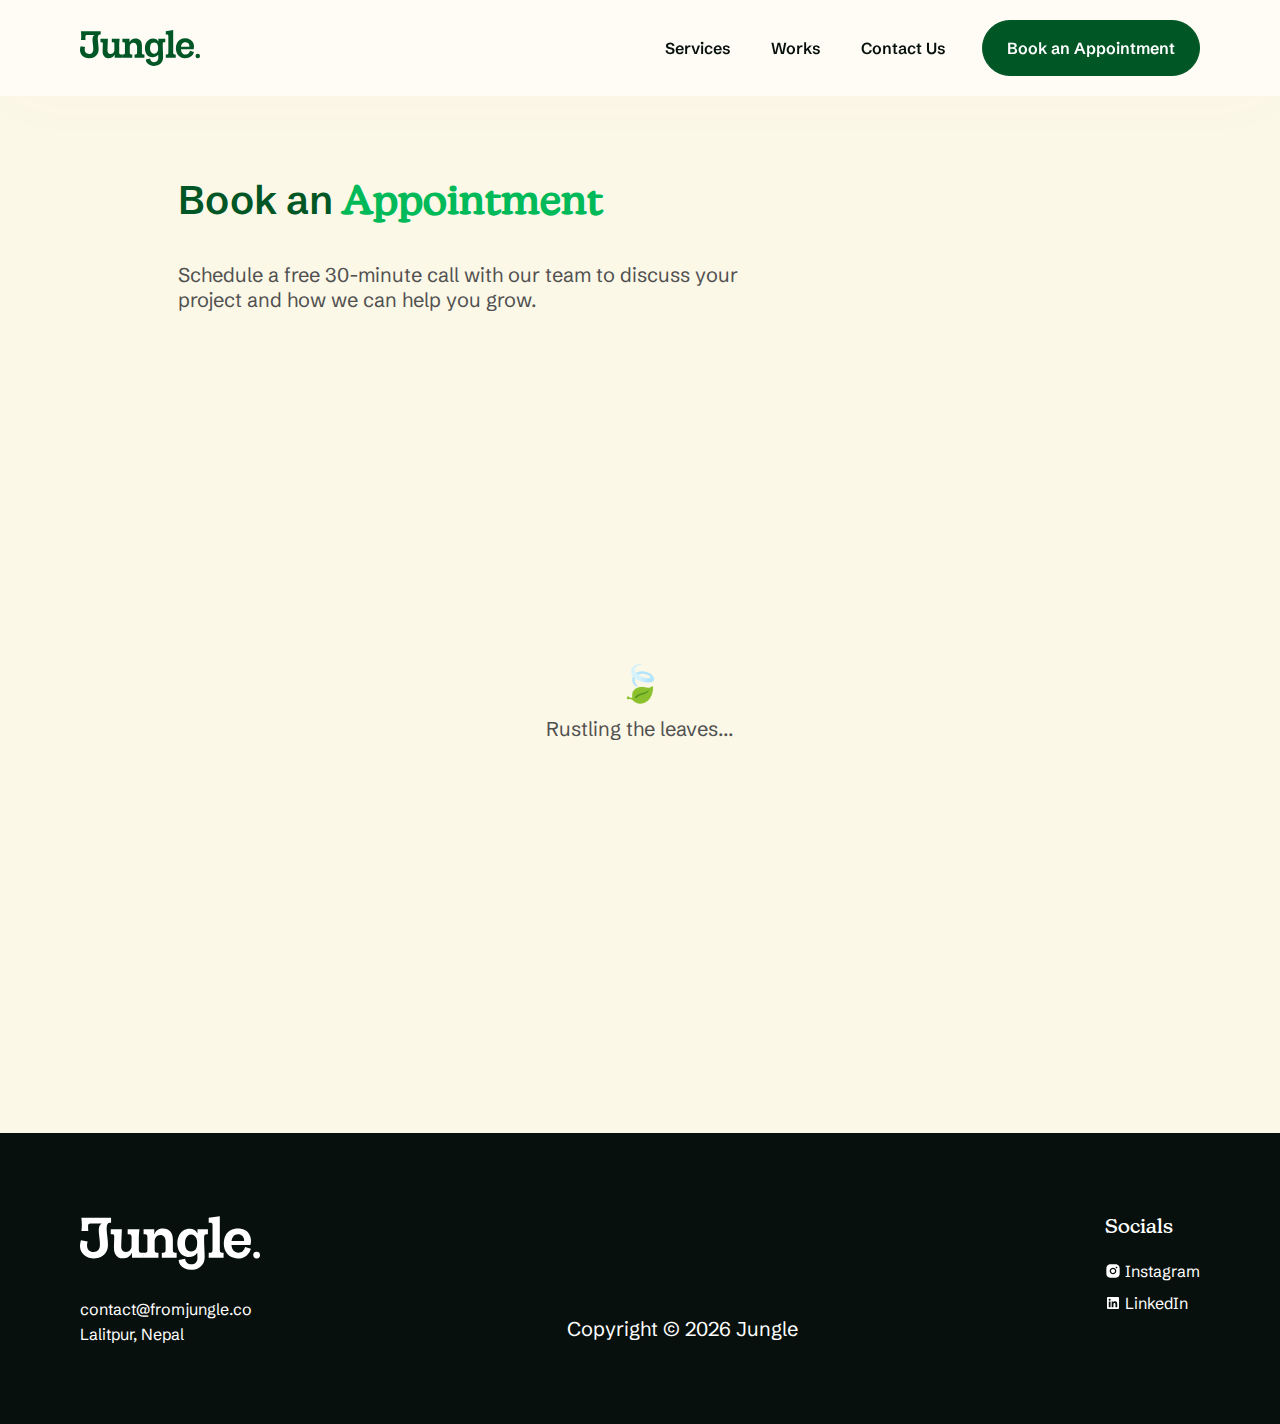
<file: book-appointment/index.html>
<!DOCTYPE html><html lang="en"> <head><meta charset="UTF-8"><meta name="viewport" content="width=device-width"><link rel="icon" href="/favicon.ico"><meta name="generator" content="Astro v5.16.15"><title>Book an Appointment | Jungle</title><link rel="canonical" href="https://fromjungle.co/book-appointment/"><!-- SEO Tags --><meta name="title" content="Book an Appointment | Jungle"><meta name="description" content="Schedule a free 30-minute call with the Jungle team to discuss your project. We're here to help you grow through branding, design, and technology."><meta name="keywords" content="Jungle, technology, Nepal, tech in nepal, best companies in nepal, tech company, Jungle tech, Manish Raj Silwal, Ishan Dongol, Ronij Barahi, Sudarshan Subedi, Mahima Subedi, tech giants in Nepal"><meta name="robots" content="index, follow"><meta http-equiv="Content-Type" content="text/html; charset=utf-8"><meta name="language" content="English"><meta name="author" content="Jungle Tech"><!-- Open Graph Tags --><meta property="og:type" content="website"><meta property="og:url" content="https://fromjungle.co/book-appointment/"><meta property="og:title" content="Book an Appointment | Jungle"><meta property="og:description" content="Schedule a free 30-minute call with the Jungle team to discuss your project. We're here to help you grow through branding, design, and technology."><meta property="og:site_name" content="Jungle"><!-- Twitter Card Tags --><meta name="twitter:card" content="summary_large_image"><meta name="twitter:title" content="Book an Appointment | Jungle"><meta name="twitter:description" content="Schedule a free 30-minute call with the Jungle team to discuss your project. We're here to help you grow through branding, design, and technology."><!-- Clarity Setup --><script type="text/javascript">
			(function (c, l, a, r, i, t, y) {
				c[a] =
					c[a] ||
					function () {
						(c[a].q = c[a].q || []).push(arguments);
					};
				t = l.createElement(r);
				t.async = 1;
				t.src = "https://www.clarity.ms/tag/" + i;
				y = l.getElementsByTagName(r)[0];
				y.parentNode.insertBefore(t, y);
			})(window, document, "clarity", "script", "vfm3tb52l3");
		</script><link rel="stylesheet" href="/_astro/book-appointment.CbeaxUEo.css"></head> <body>  <nav class="w-full px-6 md:px-20 fixed flex justify-between items-center"> <div class="left-side z-50"> <a href="/"> <svg id="Layer_1" data-name="Layer 1" viewBox="0 0 1286.49 384.05" width="120" height="40">
  <defs>
    <style>
      .cls-1 {
        fill: #005625;
      }
    </style>
  </defs>
  <g>
    <path class="cls-1" d="M47.45,290.8c-15-7.63-26.65-18.26-34.97-31.9-8.32-13.63-12.48-29.18-12.48-46.62,0-12.54,2.18-25.9,6.55-40.08l47.85,8.59c-2.73,9.27-4.1,18.54-4.1,27.81,0,14.72,4.02,26.25,12.07,34.56,8.04,8.32,19.56,12.47,34.57,12.47s26.3-4.43,33.94-13.29c7.63-8.86,11.45-22.15,11.45-39.88,0-8.18-.41-16.22-1.23-24.13-.81-7.91-1.78-16.9-2.87-26.99-1.09-8.18-2.04-16.63-2.86-25.35-.81-8.73-1.23-16.63-1.23-23.72,0-13.36,1.57-23.93,4.7-31.69,3.13-7.77,7.98-13.15,14.52-16.16v-2.46h-78.11c-6.28,0-10.77,1.64-13.51,4.91-2.72,3.27-4.09,8.59-4.09,15.95,0,10.09.54,21.41,1.63,33.94H10.22c1.91-14.17,2.87-28.63,2.87-43.35,0-16.9-1.09-34.21-3.27-51.94h212.27v36.4h-6.95c-8.46,0-14.66,3.28-18.61,9.82-3.96,6.55-5.93,16.91-5.93,31.09,0,6.82.4,14.87,1.23,24.13.81,9.27,1.77,18.4,2.86,27.4,1.37,12,2.52,23.51,3.47,34.56.95,11.04,1.44,21.75,1.44,32.11,0,18.81-4.23,35.38-12.68,49.69-8.46,14.32-20.39,25.5-35.79,33.54-15.41,8.04-33.06,12.07-52.97,12.07-18.81,0-35.72-3.82-50.71-11.45Z" />
    <path class="cls-1" d="M271.57,293.04c-9.55-5.86-16.84-14.32-21.88-25.35-5.05-11.04-7.43-24.06-7.15-39.06,0-9.82.13-18.06.4-24.75.28-6.68.55-14.79.83-24.33.54-9.82.81-18.95.81-27.4.26-5.73.14-10.09-.41-13.09-.55-3-1.91-5.32-4.09-6.95-2.19-1.64-5.73-2.46-10.64-2.46h-9.81v-36.4h79.75c-.55,15.82-1.37,34.09-2.46,54.8-1.09,25.09-1.91,46.62-2.46,64.62-.28,13.91,2.32,24.54,7.77,31.9,5.45,7.36,13.51,11.04,24.13,11.04,8.45,0,15.81-1.7,22.09-5.11,6.27-3.41,11.18-8.39,14.72-14.93,3.55-6.55,5.31-14.04,5.31-22.5v-61.76c0-8.18-1.15-13.83-3.47-16.97-2.32-3.13-6.48-4.7-12.48-4.7h-11.85v-36.4h84.25c-1.92,16.36-3.21,30.61-3.88,42.74-.69,12.13-.89,25.56-.61,40.29v63.39c0,8.18,1.15,13.84,3.47,16.97,2.32,3.14,6.34,4.7,12.07,4.7h20.6v36.4h-84.81v-33.95h-2.05c-4.64,11.45-12.82,20.66-24.53,27.61-11.73,6.95-24.95,10.43-39.67,10.43-13.09,0-24.41-2.93-33.95-8.8Z" />
    <path class="cls-1" d="M494.88,297.75h-40.5v-36.4h11.45c6,0,10.16-1.57,12.48-4.7,2.32-3.13,3.47-8.8,3.47-16.97v-88.35c0-8.18-1.15-13.83-3.47-16.97-2.32-3.13-6.48-4.7-12.48-4.7h-11.45v-36.4h76.48v35.58h2.05c3.54-12.27,10.84-21.95,21.88-29.04,11.04-7.09,24.2-10.63,39.47-10.63,21.54,0,38.51,7.02,50.92,21.06,12.4,14.05,18.61,33.2,18.61,57.47v71.98c0,8.18,1.09,13.84,3.27,16.97,2.18,3.14,6.14,4.7,11.86,4.7h11.86v36.4h-105.94v-36.4h11.86c5.73,0,9.67-1.57,11.85-4.7,2.18-3.13,3.28-8.8,3.28-16.97v-57.67c0-14.45-3.42-25.83-10.22-34.16-6.83-8.31-16.1-12.47-27.82-12.47-7.92,0-14.87,1.78-20.86,5.32-6,3.55-10.7,8.59-14.11,15.13-3.41,6.55-5.11,14.05-5.11,22.5v61.35c0,8.18,1.15,13.84,3.47,16.97,2.32,3.14,6.34,4.7,12.07,4.7h11.45v36.4h-65.84Z" />
    <path class="cls-1" d="M749.49,374.44c-13.49-6.41-24.21-14.93-32.11-25.56-7.91-10.64-11.85-22.23-11.85-34.77l47.04-9.4c-.28,11.45,3.67,20.86,11.85,28.22,8.18,7.37,18.67,11.04,31.5,11.04s23.24-3.88,31.29-11.65c8.03-7.77,12.07-17.93,12.07-30.47,0-18.81-.41-31.63-1.23-38.45h-2.05c-4.36,8.73-11.93,15.75-22.69,21.06-10.77,5.32-22.7,7.98-35.79,7.98-15.82,0-29.93-4.15-42.34-12.47-12.4-8.31-22.08-20.04-29.03-35.17-6.95-15.14-10.44-32.38-10.44-51.74s3.82-37.76,11.45-53.58c7.63-15.81,18.13-28.08,31.5-36.81,13.36-8.72,28.48-13.09,45.4-13.09,13.08,0,24.47,2.94,34.16,8.8,9.67,5.87,16.15,13.7,19.42,23.52h2.04v-28.63h74.44v36.4h-11.85c-5.73,0-9.68,1.57-11.86,4.7-2.19,3.14-3.27,8.8-3.27,16.97v8.18c0,17.18.54,39.13,1.63,65.85,1.37,28.09,2.05,50.04,2.05,65.84,0,19.08-3.96,35.58-11.86,49.49-7.92,13.9-19.16,24.6-33.74,32.11-14.59,7.49-31.84,11.25-51.74,11.25-15.82,0-30.47-3.21-43.97-9.61ZM817.37,246.42c6.68-4.77,11.73-11.66,15.14-20.66,3.41-9,5.11-19.63,5.11-31.9,0-13.09-1.7-24.2-5.11-33.33-3.41-9.13-8.38-16.16-14.92-21.06-6.55-4.91-14.46-7.36-23.73-7.36s-16.77,2.52-23.31,7.57c-6.55,5.05-11.53,12.13-14.93,21.26-3.41,9.14-5.11,19.98-5.11,32.52s1.7,22.9,5.11,31.9c3.41,9,8.38,15.95,14.93,20.86,6.54,4.91,14.17,7.36,22.9,7.36,9.26,0,17.24-2.38,23.92-7.15Z" />
    <path class="cls-1" d="M946,56.03c-.83-3-2.39-5.11-4.71-6.34-2.32-1.23-5.51-1.84-9.61-1.84h-11.86V11.45L999.17,0v82.62-16.77,173.82c0,8.18,1.15,13.84,3.48,16.97,2.31,3.14,6.33,4.7,12.06,4.7h11.45v36.4h-106.34v-36.4h11.45c6,0,10.16-1.57,12.48-4.7,2.32-3.13,3.48-8.8,3.48-16.97V69.12c0-5.73-.41-10.08-1.23-13.09Z" />
    <path class="cls-1" d="M1162.57,250.51c8.03-6.95,13.7-16.83,16.97-29.65l41.72,13.09c-5.73,21.26-16.84,37.97-33.34,50.1-16.5,12.13-36.46,18.2-59.92,18.2-19.9,0-37.42-4.37-52.55-13.09-15.14-8.72-26.86-21.27-35.17-37.63-8.33-16.36-12.48-35.31-12.48-56.85s4.15-40.28,12.48-56.23c8.31-15.95,20.1-28.22,35.37-36.81,15.27-8.59,33.27-12.88,53.99-12.88,17.99,0,34.01,3.68,48.05,11.04,14.05,7.37,24.95,17.73,32.73,31.09,7.77,13.36,11.65,28.77,11.65,46.22,0,9.55-1.37,19.23-4.09,29.04h-156.24v-28.63h129.24l-20.04,12.27c1.35-6.27,2.04-11.86,2.04-16.77,0-13.09-4.02-23.51-12.07-31.29-8.04-7.77-18.48-11.65-31.29-11.65-15.27,0-27,5.52-35.17,16.56-8.18,11.04-12.28,26.52-12.28,46.42v4.09c0,20.45,4.43,36.2,13.29,47.24,8.86,11.04,21.34,16.56,37.43,16.56,11.72,0,21.6-3.47,29.66-10.43Z" />
  </g>
  <circle class="cls-1" cx="1262.3" cy="278.26" r="24.19" />
</svg> </a> </div>  <div class="right-side hidden md:block"> <ul class="flex gap-8 items-center"> <li> <a href="/#services" class target="_self">Services</a> </li><li> <a href="/#works" class target="_self">Works</a> </li> <li> <a href="/contact" class target="_self">Contact Us</a> </li> <li> <a class="btn btn-primary btn-md " href="/book-appointment" target="_self">
Book an Appointment
</a> </li> </ul> </div>  <div class="md:hidden z-50"> <button id="menu-btn" class="text-neutral-black focus:outline-none p-2"> <svg xmlns="http://www.w3.org/2000/svg" fill="none" viewBox="0 0 24 24" stroke-width="1.5" stroke="currentColor" class="w-8 h-8"> <path stroke-linecap="round" stroke-linejoin="round" d="M3.75 6.75h16.5M3.75 12h16.5m-16.5 5.25h16.5"></path> </svg> </button> <button id="close-menu-btn" class="hidden text-neutral-black focus:outline-none p-2"> <svg xmlns="http://www.w3.org/2000/svg" fill="none" viewBox="0 0 24 24" stroke-width="1.5" stroke="currentColor" class="w-8 h-8"> <path stroke-linecap="round" stroke-linejoin="round" d="M6 18L18 6M6 6l12 12"></path> </svg> </button> </div>  <div id="mobile-menu" class="fixed inset-0 bg-theme-background w-full h-dvh flex-col justify-center items-center gap-10 hidden z-40"> <ul class="flex flex-col gap-8 items-center"> <li> <a href="/#services" class="mobile-link text-3xl font-medium text-neutral-black hover:text-theme-green transition-colors font-display"> Services </a> </li><li> <a href="/#works" class="mobile-link text-3xl font-medium text-neutral-black hover:text-theme-green transition-colors font-display"> Works </a> </li> <li> <a href="/contact" class="mobile-link text-3xl font-medium text-neutral-black hover:text-theme-green transition-colors font-display">
Contact Us
</a> </li> <li class="mt-4"> <a class="btn btn-primary btn-md mobile-link" href="/book-appointment" target="_self">
Book an Appointment
</a> </li> </ul> </div> </nav> <script type="module">document.addEventListener("astro:page-load",()=>{const d=document.getElementById("menu-btn"),n=document.getElementById("close-menu-btn"),e=document.getElementById("mobile-menu"),i=document.querySelectorAll(".mobile-link"),s=()=>{if(!e||!d||!n)return;e.classList.contains("hidden")?(e.classList.remove("hidden"),e.classList.add("flex"),d.classList.add("hidden"),n.classList.remove("hidden"),document.body.style.overflow="hidden"):(e.classList.add("hidden"),e.classList.remove("flex"),d.classList.remove("hidden"),n.classList.add("hidden"),document.body.style.overflow="")};d&&n&&(d.addEventListener("click",s),n.addEventListener("click",s),i.forEach(t=>t.addEventListener("click",()=>{s()})))});</script> <section class="container-fluid pt-10 md:pt-20 flex justify-center items-start section-bg" id> <div class="pt-16 md:pt-25 pb-10 md:pb-20 px-6 md:px-20 flex flex-col gap-10"> <style>astro-island,astro-slot,astro-static-slot{display:contents}</style><script>(()=>{var e=async t=>{await(await t())()};(self.Astro||(self.Astro={})).load=e;window.dispatchEvent(new Event("astro:load"));})();</script><script>(()=>{var A=Object.defineProperty;var g=(i,o,a)=>o in i?A(i,o,{enumerable:!0,configurable:!0,writable:!0,value:a}):i[o]=a;var d=(i,o,a)=>g(i,typeof o!="symbol"?o+"":o,a);{let i={0:t=>m(t),1:t=>a(t),2:t=>new RegExp(t),3:t=>new Date(t),4:t=>new Map(a(t)),5:t=>new Set(a(t)),6:t=>BigInt(t),7:t=>new URL(t),8:t=>new Uint8Array(t),9:t=>new Uint16Array(t),10:t=>new Uint32Array(t),11:t=>1/0*t},o=t=>{let[l,e]=t;return l in i?i[l](e):void 0},a=t=>t.map(o),m=t=>typeof t!="object"||t===null?t:Object.fromEntries(Object.entries(t).map(([l,e])=>[l,o(e)]));class y extends HTMLElement{constructor(){super(...arguments);d(this,"Component");d(this,"hydrator");d(this,"hydrate",async()=>{var b;if(!this.hydrator||!this.isConnected)return;let e=(b=this.parentElement)==null?void 0:b.closest("astro-island[ssr]");if(e){e.addEventListener("astro:hydrate",this.hydrate,{once:!0});return}let c=this.querySelectorAll("astro-slot"),n={},h=this.querySelectorAll("template[data-astro-template]");for(let r of h){let s=r.closest(this.tagName);s!=null&&s.isSameNode(this)&&(n[r.getAttribute("data-astro-template")||"default"]=r.innerHTML,r.remove())}for(let r of c){let s=r.closest(this.tagName);s!=null&&s.isSameNode(this)&&(n[r.getAttribute("name")||"default"]=r.innerHTML)}let p;try{p=this.hasAttribute("props")?m(JSON.parse(this.getAttribute("props"))):{}}catch(r){let s=this.getAttribute("component-url")||"<unknown>",v=this.getAttribute("component-export");throw v&&(s+=` (export ${v})`),console.error(`[hydrate] Error parsing props for component ${s}`,this.getAttribute("props"),r),r}let u;await this.hydrator(this)(this.Component,p,n,{client:this.getAttribute("client")}),this.removeAttribute("ssr"),this.dispatchEvent(new CustomEvent("astro:hydrate"))});d(this,"unmount",()=>{this.isConnected||this.dispatchEvent(new CustomEvent("astro:unmount"))})}disconnectedCallback(){document.removeEventListener("astro:after-swap",this.unmount),document.addEventListener("astro:after-swap",this.unmount,{once:!0})}connectedCallback(){if(!this.hasAttribute("await-children")||document.readyState==="interactive"||document.readyState==="complete")this.childrenConnectedCallback();else{let e=()=>{document.removeEventListener("DOMContentLoaded",e),c.disconnect(),this.childrenConnectedCallback()},c=new MutationObserver(()=>{var n;((n=this.lastChild)==null?void 0:n.nodeType)===Node.COMMENT_NODE&&this.lastChild.nodeValue==="astro:end"&&(this.lastChild.remove(),e())});c.observe(this,{childList:!0}),document.addEventListener("DOMContentLoaded",e)}}async childrenConnectedCallback(){let e=this.getAttribute("before-hydration-url");e&&await import(e),this.start()}async start(){let e=JSON.parse(this.getAttribute("opts")),c=this.getAttribute("client");if(Astro[c]===void 0){window.addEventListener(`astro:${c}`,()=>this.start(),{once:!0});return}try{await Astro[c](async()=>{let n=this.getAttribute("renderer-url"),[h,{default:p}]=await Promise.all([import(this.getAttribute("component-url")),n?import(n):()=>()=>{}]),u=this.getAttribute("component-export")||"default";if(!u.includes("."))this.Component=h[u];else{this.Component=h;for(let f of u.split("."))this.Component=this.Component[f]}return this.hydrator=p,this.hydrate},e,this)}catch(n){console.error(`[astro-island] Error hydrating ${this.getAttribute("component-url")}`,n)}}attributeChangedCallback(){this.hydrate()}}d(y,"observedAttributes",["props"]),customElements.get("astro-island")||customElements.define("astro-island",y)}})();</script> <div class="flex flex-col justify-start items-start w-full md:w-10/12 gap-10"> <h2 class="font-semibold leading-none text-start tracking-normal">
Book an <span class="anchor-text">Appointment</span> </h2> <p class="w-full md:w-[77.5%]">
Schedule a free 30-minute call with our team to discuss your
					project and how we can help you grow.
</p> </div> <astro-island uid="1NQHWU" prefix="r1" component-url="/_astro/CalendlyEmbed.BR5fAIsN.js" component-export="CalendlyEmbed" renderer-url="/_astro/client.DHQl6hFp.js" props="{&quot;url&quot;:[0,&quot;https://calendly.com/contact-fromjungle/30min&quot;]}" ssr client="load" opts="{&quot;name&quot;:&quot;CalendlyEmbed&quot;,&quot;value&quot;:true}" await-children><div class="w-full relative" style="min-height:700px"><div class="absolute inset-0 flex items-center justify-center"><div class="p-4 flex flex-col w-full h-full justify-center items-center gap-3"><span class="leaf-rattle text-4xl">🍃</span><span class="text-xl">Rustling the leaves...</span></div></div><div class="calendly-inline-widget w-full" data-url="https://calendly.com/contact-fromjungle/30min" style="min-width:320px;height:700px;opacity:0"></div></div><!--astro:end--></astro-island>  </div> </section> <footer class="w-full px-6 py-10 md:p-20 flex flex-col md:flex-row justify-between gap-10 md:gap-4 section-bg-dark"> <div class="left-side flex flex-col gap-6 order-1"> <a href="/"> <svg id="Layer_1" data-name="Layer 1" viewBox="0 0 1286.49 384.05" width="120" height="40" class="footer-logo">
  <defs>
    <style>
      .cls-1 {
        fill: #005625;
      }
    </style>
  </defs>
  <g>
    <path class="cls-1" d="M47.45,290.8c-15-7.63-26.65-18.26-34.97-31.9-8.32-13.63-12.48-29.18-12.48-46.62,0-12.54,2.18-25.9,6.55-40.08l47.85,8.59c-2.73,9.27-4.1,18.54-4.1,27.81,0,14.72,4.02,26.25,12.07,34.56,8.04,8.32,19.56,12.47,34.57,12.47s26.3-4.43,33.94-13.29c7.63-8.86,11.45-22.15,11.45-39.88,0-8.18-.41-16.22-1.23-24.13-.81-7.91-1.78-16.9-2.87-26.99-1.09-8.18-2.04-16.63-2.86-25.35-.81-8.73-1.23-16.63-1.23-23.72,0-13.36,1.57-23.93,4.7-31.69,3.13-7.77,7.98-13.15,14.52-16.16v-2.46h-78.11c-6.28,0-10.77,1.64-13.51,4.91-2.72,3.27-4.09,8.59-4.09,15.95,0,10.09.54,21.41,1.63,33.94H10.22c1.91-14.17,2.87-28.63,2.87-43.35,0-16.9-1.09-34.21-3.27-51.94h212.27v36.4h-6.95c-8.46,0-14.66,3.28-18.61,9.82-3.96,6.55-5.93,16.91-5.93,31.09,0,6.82.4,14.87,1.23,24.13.81,9.27,1.77,18.4,2.86,27.4,1.37,12,2.52,23.51,3.47,34.56.95,11.04,1.44,21.75,1.44,32.11,0,18.81-4.23,35.38-12.68,49.69-8.46,14.32-20.39,25.5-35.79,33.54-15.41,8.04-33.06,12.07-52.97,12.07-18.81,0-35.72-3.82-50.71-11.45Z" />
    <path class="cls-1" d="M271.57,293.04c-9.55-5.86-16.84-14.32-21.88-25.35-5.05-11.04-7.43-24.06-7.15-39.06,0-9.82.13-18.06.4-24.75.28-6.68.55-14.79.83-24.33.54-9.82.81-18.95.81-27.4.26-5.73.14-10.09-.41-13.09-.55-3-1.91-5.32-4.09-6.95-2.19-1.64-5.73-2.46-10.64-2.46h-9.81v-36.4h79.75c-.55,15.82-1.37,34.09-2.46,54.8-1.09,25.09-1.91,46.62-2.46,64.62-.28,13.91,2.32,24.54,7.77,31.9,5.45,7.36,13.51,11.04,24.13,11.04,8.45,0,15.81-1.7,22.09-5.11,6.27-3.41,11.18-8.39,14.72-14.93,3.55-6.55,5.31-14.04,5.31-22.5v-61.76c0-8.18-1.15-13.83-3.47-16.97-2.32-3.13-6.48-4.7-12.48-4.7h-11.85v-36.4h84.25c-1.92,16.36-3.21,30.61-3.88,42.74-.69,12.13-.89,25.56-.61,40.29v63.39c0,8.18,1.15,13.84,3.47,16.97,2.32,3.14,6.34,4.7,12.07,4.7h20.6v36.4h-84.81v-33.95h-2.05c-4.64,11.45-12.82,20.66-24.53,27.61-11.73,6.95-24.95,10.43-39.67,10.43-13.09,0-24.41-2.93-33.95-8.8Z" />
    <path class="cls-1" d="M494.88,297.75h-40.5v-36.4h11.45c6,0,10.16-1.57,12.48-4.7,2.32-3.13,3.47-8.8,3.47-16.97v-88.35c0-8.18-1.15-13.83-3.47-16.97-2.32-3.13-6.48-4.7-12.48-4.7h-11.45v-36.4h76.48v35.58h2.05c3.54-12.27,10.84-21.95,21.88-29.04,11.04-7.09,24.2-10.63,39.47-10.63,21.54,0,38.51,7.02,50.92,21.06,12.4,14.05,18.61,33.2,18.61,57.47v71.98c0,8.18,1.09,13.84,3.27,16.97,2.18,3.14,6.14,4.7,11.86,4.7h11.86v36.4h-105.94v-36.4h11.86c5.73,0,9.67-1.57,11.85-4.7,2.18-3.13,3.28-8.8,3.28-16.97v-57.67c0-14.45-3.42-25.83-10.22-34.16-6.83-8.31-16.1-12.47-27.82-12.47-7.92,0-14.87,1.78-20.86,5.32-6,3.55-10.7,8.59-14.11,15.13-3.41,6.55-5.11,14.05-5.11,22.5v61.35c0,8.18,1.15,13.84,3.47,16.97,2.32,3.14,6.34,4.7,12.07,4.7h11.45v36.4h-65.84Z" />
    <path class="cls-1" d="M749.49,374.44c-13.49-6.41-24.21-14.93-32.11-25.56-7.91-10.64-11.85-22.23-11.85-34.77l47.04-9.4c-.28,11.45,3.67,20.86,11.85,28.22,8.18,7.37,18.67,11.04,31.5,11.04s23.24-3.88,31.29-11.65c8.03-7.77,12.07-17.93,12.07-30.47,0-18.81-.41-31.63-1.23-38.45h-2.05c-4.36,8.73-11.93,15.75-22.69,21.06-10.77,5.32-22.7,7.98-35.79,7.98-15.82,0-29.93-4.15-42.34-12.47-12.4-8.31-22.08-20.04-29.03-35.17-6.95-15.14-10.44-32.38-10.44-51.74s3.82-37.76,11.45-53.58c7.63-15.81,18.13-28.08,31.5-36.81,13.36-8.72,28.48-13.09,45.4-13.09,13.08,0,24.47,2.94,34.16,8.8,9.67,5.87,16.15,13.7,19.42,23.52h2.04v-28.63h74.44v36.4h-11.85c-5.73,0-9.68,1.57-11.86,4.7-2.19,3.14-3.27,8.8-3.27,16.97v8.18c0,17.18.54,39.13,1.63,65.85,1.37,28.09,2.05,50.04,2.05,65.84,0,19.08-3.96,35.58-11.86,49.49-7.92,13.9-19.16,24.6-33.74,32.11-14.59,7.49-31.84,11.25-51.74,11.25-15.82,0-30.47-3.21-43.97-9.61ZM817.37,246.42c6.68-4.77,11.73-11.66,15.14-20.66,3.41-9,5.11-19.63,5.11-31.9,0-13.09-1.7-24.2-5.11-33.33-3.41-9.13-8.38-16.16-14.92-21.06-6.55-4.91-14.46-7.36-23.73-7.36s-16.77,2.52-23.31,7.57c-6.55,5.05-11.53,12.13-14.93,21.26-3.41,9.14-5.11,19.98-5.11,32.52s1.7,22.9,5.11,31.9c3.41,9,8.38,15.95,14.93,20.86,6.54,4.91,14.17,7.36,22.9,7.36,9.26,0,17.24-2.38,23.92-7.15Z" />
    <path class="cls-1" d="M946,56.03c-.83-3-2.39-5.11-4.71-6.34-2.32-1.23-5.51-1.84-9.61-1.84h-11.86V11.45L999.17,0v82.62-16.77,173.82c0,8.18,1.15,13.84,3.48,16.97,2.31,3.14,6.33,4.7,12.06,4.7h11.45v36.4h-106.34v-36.4h11.45c6,0,10.16-1.57,12.48-4.7,2.32-3.13,3.48-8.8,3.48-16.97V69.12c0-5.73-.41-10.08-1.23-13.09Z" />
    <path class="cls-1" d="M1162.57,250.51c8.03-6.95,13.7-16.83,16.97-29.65l41.72,13.09c-5.73,21.26-16.84,37.97-33.34,50.1-16.5,12.13-36.46,18.2-59.92,18.2-19.9,0-37.42-4.37-52.55-13.09-15.14-8.72-26.86-21.27-35.17-37.63-8.33-16.36-12.48-35.31-12.48-56.85s4.15-40.28,12.48-56.23c8.31-15.95,20.1-28.22,35.37-36.81,15.27-8.59,33.27-12.88,53.99-12.88,17.99,0,34.01,3.68,48.05,11.04,14.05,7.37,24.95,17.73,32.73,31.09,7.77,13.36,11.65,28.77,11.65,46.22,0,9.55-1.37,19.23-4.09,29.04h-156.24v-28.63h129.24l-20.04,12.27c1.35-6.27,2.04-11.86,2.04-16.77,0-13.09-4.02-23.51-12.07-31.29-8.04-7.77-18.48-11.65-31.29-11.65-15.27,0-27,5.52-35.17,16.56-8.18,11.04-12.28,26.52-12.28,46.42v4.09c0,20.45,4.43,36.2,13.29,47.24,8.86,11.04,21.34,16.56,37.43,16.56,11.72,0,21.6-3.47,29.66-10.43Z" />
  </g>
  <circle class="cls-1" cx="1262.3" cy="278.26" r="24.19" />
</svg> </a> <div class="flex flex-col gap-1"> <a href="mailto:contact@fromjungle.co" class target="_self">contact@fromjungle.co</a> <p>Lalitpur, Nepal</p> </div> </div> <div class="center-side footer-contents flex items-start md:items-end order-4 md:order-2">
Copyright © 2026 Jungle
</div> <div class="right-side flex flex-col gap-4 order-2 md:order-4"> <h4 class="anchor-text">Socials</h4> <ul class="flex flex-col gap-2 items-start"> <li> <a href="https://instagram.com/jungletech_" class="flex items-center gap-1" target="_self"><svg width="16" height="16" viewBox="0 0 32 32" fill="none">
<path d="M17.3708 2.66663C18.8708 2.67063 19.6321 2.67863 20.2894 2.69729L20.5481 2.70663C20.8468 2.71729 21.1414 2.73063 21.4974 2.74663C22.9161 2.81329 23.8841 3.03729 24.7334 3.36663C25.6134 3.70529 26.3548 4.16396 27.0961 4.90396C27.7744 5.57027 28.299 6.37659 28.6334 7.26663C28.9628 8.11596 29.1868 9.08396 29.2534 10.504C29.2694 10.8586 29.2828 11.1533 29.2934 11.4533L29.3014 11.712C29.3214 12.368 29.3294 13.1293 29.3321 14.6293L29.3334 15.624V17.3706C29.3367 18.3432 29.3265 19.3157 29.3028 20.288L29.2948 20.5466C29.2841 20.8466 29.2708 21.1413 29.2548 21.496C29.1881 22.916 28.9614 23.8826 28.6334 24.7333C28.299 25.6233 27.7744 26.4297 27.0961 27.096C26.4298 27.7742 25.6235 28.2989 24.7334 28.6333C23.8841 28.9626 22.9161 29.1866 21.4974 29.2533L20.5481 29.2933L20.2894 29.3013C19.6321 29.32 18.8708 29.3293 17.3708 29.332L16.3761 29.3333H14.6308C13.6578 29.3367 12.6848 29.3265 11.7121 29.3026L11.4534 29.2946C11.1369 29.2826 10.8205 29.2689 10.5041 29.2533C9.08544 29.1866 8.11744 28.9626 7.26677 28.6333C6.37721 28.2987 5.57136 27.7741 4.90544 27.096C4.2267 26.4298 3.70159 25.6235 3.36677 24.7333C3.03744 23.884 2.81344 22.916 2.74677 21.496L2.70677 20.5466L2.70011 20.288C2.67553 19.3157 2.66442 18.3432 2.66677 17.3706V14.6293C2.66308 13.6568 2.67286 12.6842 2.69611 11.712L2.70544 11.4533C2.71611 11.1533 2.72944 10.8586 2.74544 10.504C2.81211 9.08396 3.03611 8.11729 3.36544 7.26663C3.70103 6.37622 4.22707 5.56987 4.90677 4.90396C5.57231 4.22602 6.37769 3.70139 7.26677 3.36663C8.11744 3.03729 9.08411 2.81329 10.5041 2.74663C10.8588 2.73063 11.1548 2.71729 11.4534 2.70663L11.7121 2.69863C12.6844 2.67494 13.6569 2.66471 14.6294 2.66796L17.3708 2.66663ZM16.0001 9.33329C14.232 9.33329 12.5363 10.0357 11.2861 11.2859C10.0358 12.5362 9.33344 14.2318 9.33344 16C9.33344 17.7681 10.0358 19.4638 11.2861 20.714C12.5363 21.9642 14.232 22.6666 16.0001 22.6666C17.7682 22.6666 19.4639 21.9642 20.7142 20.714C21.9644 19.4638 22.6668 17.7681 22.6668 16C22.6668 14.2318 21.9644 12.5362 20.7142 11.2859C19.4639 10.0357 17.7682 9.33329 16.0001 9.33329ZM16.0001 12C16.5254 11.9999 17.0456 12.1032 17.5309 12.3042C18.0162 12.5051 18.4572 12.7997 18.8287 13.1711C19.2002 13.5424 19.4949 13.9833 19.696 14.4686C19.8971 14.9539 20.0007 15.474 20.0008 15.9993C20.0009 16.5246 19.8975 17.0447 19.6965 17.5301C19.4956 18.0154 19.201 18.4564 18.8297 18.8279C18.4583 19.1994 18.0174 19.4941 17.5321 19.6952C17.0469 19.8963 16.5267 19.9999 16.0014 20C14.9406 20 13.9232 19.5785 13.173 18.8284C12.4229 18.0782 12.0014 17.0608 12.0014 16C12.0014 14.9391 12.4229 13.9217 13.173 13.1715C13.9232 12.4214 14.9406 12 16.0014 12M23.0014 7.33329C22.5594 7.33329 22.1355 7.50889 21.8229 7.82145C21.5104 8.13401 21.3348 8.55793 21.3348 8.99996C21.3348 9.44199 21.5104 9.86591 21.8229 10.1785C22.1355 10.491 22.5594 10.6666 23.0014 10.6666C23.4435 10.6666 23.8674 10.491 24.18 10.1785C24.4925 9.86591 24.6681 9.44199 24.6681 8.99996C24.6681 8.55793 24.4925 8.13401 24.18 7.82145C23.8674 7.50889 23.4435 7.33329 23.0014 7.33329Z" fill="#F2F2F2" />
</svg><span>Instagram</span></a> </li> <li> <a href="https://linkedin.com/company/jungleofficial" class="flex items-center gap-1" target="_self"><svg width="16" height="16" viewBox="0 0 24 24" fill="none">
<path d="M18.336 18.339H15.671V14.162C15.671 13.166 15.651 11.884 14.281 11.884C12.892 11.884 12.68 12.968 12.68 14.089V18.339H10.014V9.75H12.574V10.92H12.609C12.967 10.246 13.837 9.533 15.137 9.533C17.837 9.533 18.337 11.311 18.337 13.625L18.336 18.339ZM7.004 8.575C6.80056 8.57526 6.59906 8.53537 6.41106 8.45761C6.22307 8.37984 6.05227 8.26574 5.90846 8.12184C5.76465 7.97793 5.65065 7.80706 5.57301 7.61901C5.49537 7.43097 5.4556 7.22944 5.456 7.026C5.4562 6.71983 5.54718 6.4206 5.71744 6.16615C5.8877 5.91169 6.12959 5.71343 6.41253 5.59645C6.69547 5.47947 7.00674 5.44902 7.30698 5.50894C7.60722 5.56886 7.88296 5.71647 8.09931 5.93311C8.31566 6.14974 8.46291 6.42566 8.52245 6.72598C8.58199 7.0263 8.55113 7.33753 8.43378 7.62032C8.31644 7.9031 8.11787 8.14474 7.86319 8.31467C7.60851 8.4846 7.30917 8.5752 7.003 8.575M8.339 18.339H5.667V9.75H8.34L8.339 18.339ZM19.67 3H4.33C3.594 3 3 3.58 3 4.297V19.703C3 20.42 3.594 21 4.328 21H19.667C20.4 21 21 20.42 21 19.703V4.297C21 3.581 20.4 3 19.666 3H19.67Z" fill="#07100C" />
</svg><span>LinkedIn</span></a> </li> </ul> </div> </footer>  <meta name="astro-view-transitions-enabled" content="true"><meta name="astro-view-transitions-fallback" content="animate"><script type="module" src="/_astro/ClientRouter.astro_astro_type_script_index_0_lang.CDGfc0hd.js"></script></body></html>
</file>
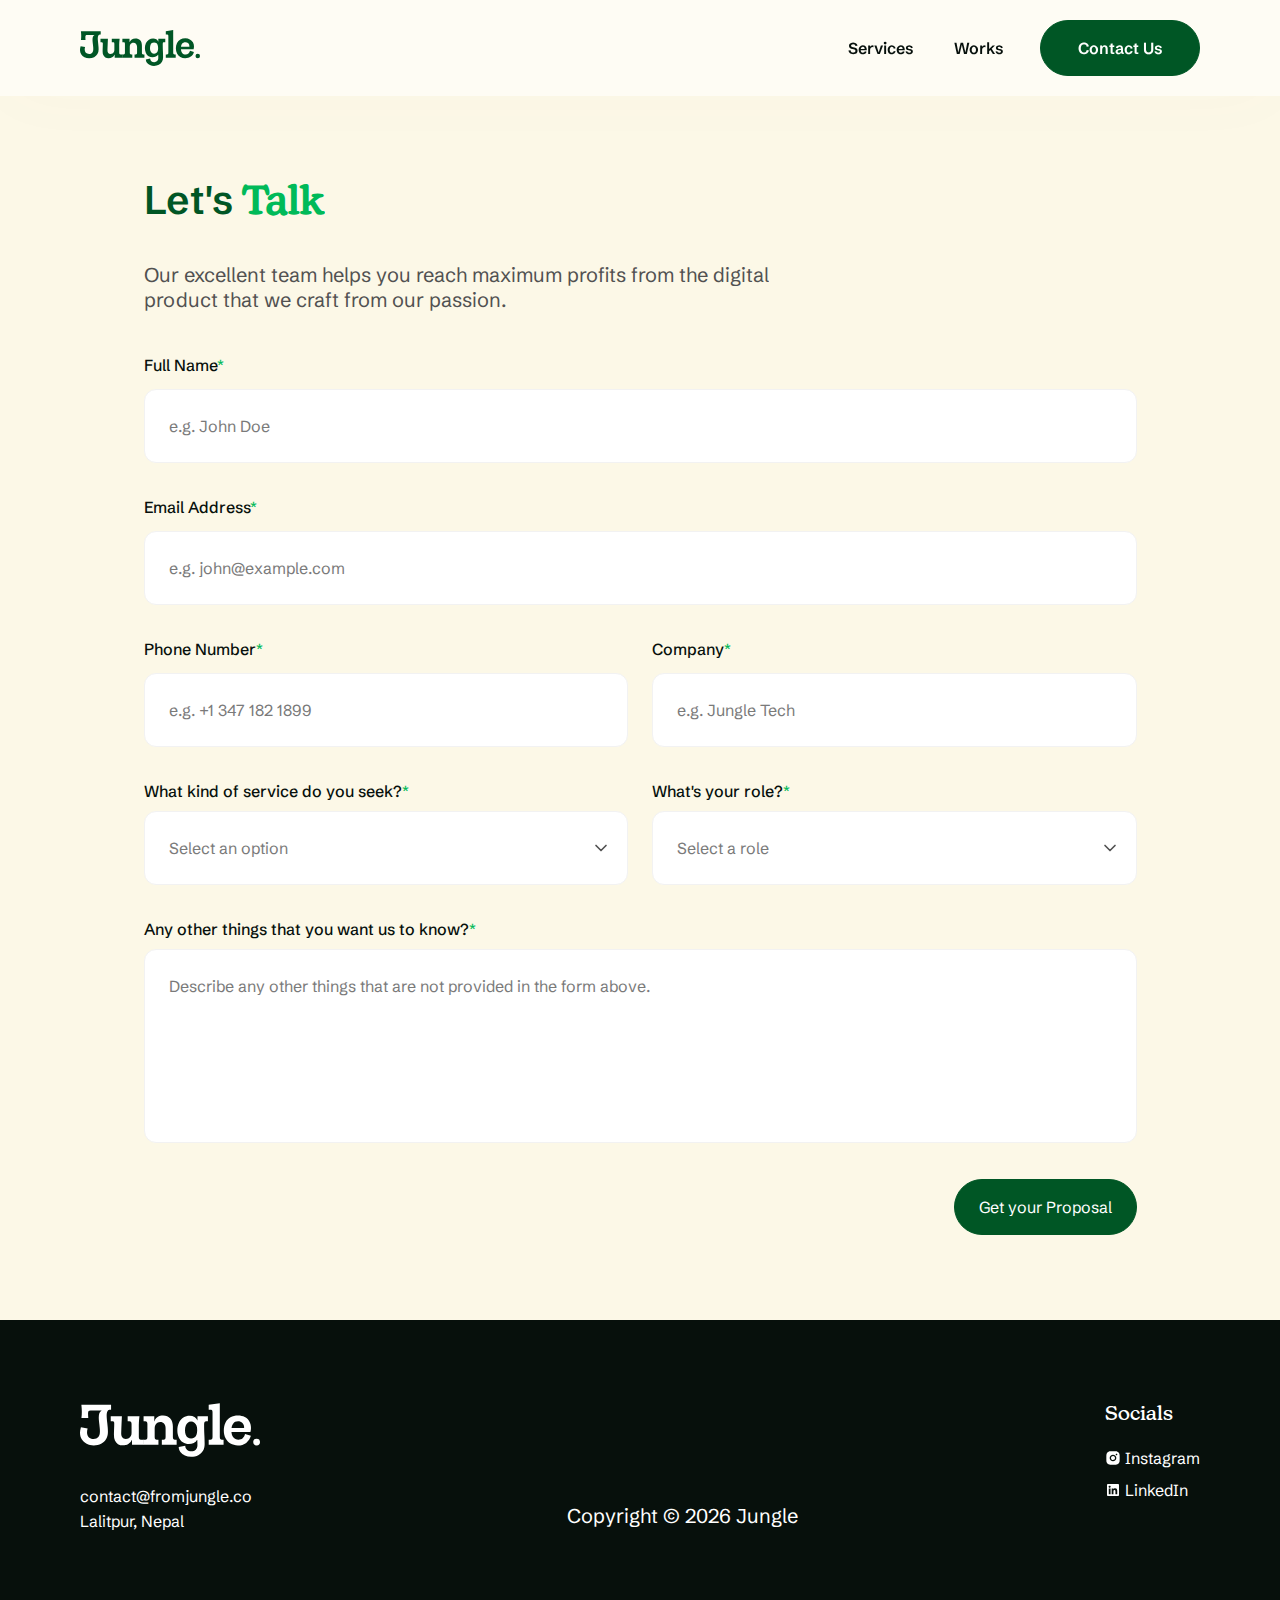
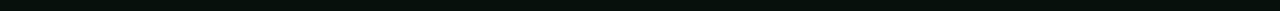
<file: contact/index.html>
<!DOCTYPE html><html lang="en"> <head><meta charset="UTF-8"><meta name="viewport" content="width=device-width"><link rel="icon" href="/favicon.ico"><meta name="generator" content="Astro v5.16.15"><title>Jungle Tech</title><!-- SEO Tags --><meta name="title" content="Jungle Tech"><meta name="description" content="Jungle is a Nepal-based tech company helping serious businesses grow through branding, product design, and scalable technology solutions."><meta name="keywords" content="Jungle, technology, Nepal, tech in nepal, best companies in nepal, tech company, Jungle tech, Manish Raj Silwal, Ishan Dongol, Ronij Barahi, Sudarshan Subedi, Mahima Subedi, tech giants in Nepal"><meta name="robots" content="index, follow"><meta http-equiv="Content-Type" content="text/html; charset=utf-8"><meta name="language" content="English"><meta name="author" content="Jungle Tech"><!-- Clarity Setup --><script type="text/javascript">
			(function (c, l, a, r, i, t, y) {
				c[a] =
					c[a] ||
					function () {
						(c[a].q = c[a].q || []).push(arguments);
					};
				t = l.createElement(r);
				t.async = 1;
				t.src = "https://www.clarity.ms/tag/" + i;
				y = l.getElementsByTagName(r)[0];
				y.parentNode.insertBefore(t, y);
			})(window, document, "clarity", "script", "vfm3tb52l3");
		</script><link rel="stylesheet" href="/_astro/contact.0RAjpcZW.css">
<style>@keyframes astroFadeInOut{0%{opacity:1}to{opacity:0}}@keyframes astroFadeIn{0%{opacity:0;mix-blend-mode:plus-lighter}to{opacity:1;mix-blend-mode:plus-lighter}}@keyframes astroFadeOut{0%{opacity:1;mix-blend-mode:plus-lighter}to{opacity:0;mix-blend-mode:plus-lighter}}@keyframes astroSlideFromRight{0%{transform:translate(100%)}}@keyframes astroSlideFromLeft{0%{transform:translate(-100%)}}@keyframes astroSlideToRight{to{transform:translate(100%)}}@keyframes astroSlideToLeft{to{transform:translate(-100%)}}@media(prefers-reduced-motion){::view-transition-group(*),::view-transition-old(*),::view-transition-new(*){animation:none!important}[data-astro-transition-scope]{animation:none!important}}
</style><style>[data-astro-transition-scope="astro-p5rctmtg-1"] { view-transition-name: hero-text; }@layer astro { ::view-transition-old(hero-text) { 
	animation-duration: 180ms;
	animation-timing-function: cubic-bezier(0.76, 0, 0.24, 1);
	animation-fill-mode: both;
	animation-name: astroFadeOut; }::view-transition-new(hero-text) { 
	animation-duration: 180ms;
	animation-timing-function: cubic-bezier(0.76, 0, 0.24, 1);
	animation-fill-mode: both;
	animation-name: astroFadeIn; }[data-astro-transition=back]::view-transition-old(hero-text) { 
	animation-duration: 180ms;
	animation-timing-function: cubic-bezier(0.76, 0, 0.24, 1);
	animation-fill-mode: both;
	animation-name: astroFadeOut; }[data-astro-transition=back]::view-transition-new(hero-text) { 
	animation-duration: 180ms;
	animation-timing-function: cubic-bezier(0.76, 0, 0.24, 1);
	animation-fill-mode: both;
	animation-name: astroFadeIn; } }[data-astro-transition-fallback="old"] [data-astro-transition-scope="astro-p5rctmtg-1"],
			[data-astro-transition-fallback="old"][data-astro-transition-scope="astro-p5rctmtg-1"] { 
	animation-duration: 180ms;
	animation-timing-function: cubic-bezier(0.76, 0, 0.24, 1);
	animation-fill-mode: both;
	animation-name: astroFadeOut; }[data-astro-transition-fallback="new"] [data-astro-transition-scope="astro-p5rctmtg-1"],
			[data-astro-transition-fallback="new"][data-astro-transition-scope="astro-p5rctmtg-1"] { 
	animation-duration: 180ms;
	animation-timing-function: cubic-bezier(0.76, 0, 0.24, 1);
	animation-fill-mode: both;
	animation-name: astroFadeIn; }[data-astro-transition=back][data-astro-transition-fallback="old"] [data-astro-transition-scope="astro-p5rctmtg-1"],
			[data-astro-transition=back][data-astro-transition-fallback="old"][data-astro-transition-scope="astro-p5rctmtg-1"] { 
	animation-duration: 180ms;
	animation-timing-function: cubic-bezier(0.76, 0, 0.24, 1);
	animation-fill-mode: both;
	animation-name: astroFadeOut; }[data-astro-transition=back][data-astro-transition-fallback="new"] [data-astro-transition-scope="astro-p5rctmtg-1"],
			[data-astro-transition=back][data-astro-transition-fallback="new"][data-astro-transition-scope="astro-p5rctmtg-1"] { 
	animation-duration: 180ms;
	animation-timing-function: cubic-bezier(0.76, 0, 0.24, 1);
	animation-fill-mode: both;
	animation-name: astroFadeIn; }</style><style>[data-astro-transition-scope="astro-b2vpl65h-2"] { view-transition-name: hero-image; }@layer astro { ::view-transition-old(hero-image) { 
	animation-duration: 180ms;
	animation-timing-function: cubic-bezier(0.76, 0, 0.24, 1);
	animation-fill-mode: both;
	animation-name: astroFadeOut; }::view-transition-new(hero-image) { 
	animation-duration: 180ms;
	animation-timing-function: cubic-bezier(0.76, 0, 0.24, 1);
	animation-fill-mode: both;
	animation-name: astroFadeIn; }[data-astro-transition=back]::view-transition-old(hero-image) { 
	animation-duration: 180ms;
	animation-timing-function: cubic-bezier(0.76, 0, 0.24, 1);
	animation-fill-mode: both;
	animation-name: astroFadeOut; }[data-astro-transition=back]::view-transition-new(hero-image) { 
	animation-duration: 180ms;
	animation-timing-function: cubic-bezier(0.76, 0, 0.24, 1);
	animation-fill-mode: both;
	animation-name: astroFadeIn; } }[data-astro-transition-fallback="old"] [data-astro-transition-scope="astro-b2vpl65h-2"],
			[data-astro-transition-fallback="old"][data-astro-transition-scope="astro-b2vpl65h-2"] { 
	animation-duration: 180ms;
	animation-timing-function: cubic-bezier(0.76, 0, 0.24, 1);
	animation-fill-mode: both;
	animation-name: astroFadeOut; }[data-astro-transition-fallback="new"] [data-astro-transition-scope="astro-b2vpl65h-2"],
			[data-astro-transition-fallback="new"][data-astro-transition-scope="astro-b2vpl65h-2"] { 
	animation-duration: 180ms;
	animation-timing-function: cubic-bezier(0.76, 0, 0.24, 1);
	animation-fill-mode: both;
	animation-name: astroFadeIn; }[data-astro-transition=back][data-astro-transition-fallback="old"] [data-astro-transition-scope="astro-b2vpl65h-2"],
			[data-astro-transition=back][data-astro-transition-fallback="old"][data-astro-transition-scope="astro-b2vpl65h-2"] { 
	animation-duration: 180ms;
	animation-timing-function: cubic-bezier(0.76, 0, 0.24, 1);
	animation-fill-mode: both;
	animation-name: astroFadeOut; }[data-astro-transition=back][data-astro-transition-fallback="new"] [data-astro-transition-scope="astro-b2vpl65h-2"],
			[data-astro-transition=back][data-astro-transition-fallback="new"][data-astro-transition-scope="astro-b2vpl65h-2"] { 
	animation-duration: 180ms;
	animation-timing-function: cubic-bezier(0.76, 0, 0.24, 1);
	animation-fill-mode: both;
	animation-name: astroFadeIn; }</style><style>[data-astro-transition-scope="astro-bxx3ssjt-3"] { view-transition-name: hero-text; }@layer astro { ::view-transition-old(hero-text) { 
	animation-duration: 180ms;
	animation-timing-function: cubic-bezier(0.76, 0, 0.24, 1);
	animation-fill-mode: both;
	animation-name: astroFadeOut; }::view-transition-new(hero-text) { 
	animation-duration: 180ms;
	animation-timing-function: cubic-bezier(0.76, 0, 0.24, 1);
	animation-fill-mode: both;
	animation-name: astroFadeIn; }[data-astro-transition=back]::view-transition-old(hero-text) { 
	animation-duration: 180ms;
	animation-timing-function: cubic-bezier(0.76, 0, 0.24, 1);
	animation-fill-mode: both;
	animation-name: astroFadeOut; }[data-astro-transition=back]::view-transition-new(hero-text) { 
	animation-duration: 180ms;
	animation-timing-function: cubic-bezier(0.76, 0, 0.24, 1);
	animation-fill-mode: both;
	animation-name: astroFadeIn; } }[data-astro-transition-fallback="old"] [data-astro-transition-scope="astro-bxx3ssjt-3"],
			[data-astro-transition-fallback="old"][data-astro-transition-scope="astro-bxx3ssjt-3"] { 
	animation-duration: 180ms;
	animation-timing-function: cubic-bezier(0.76, 0, 0.24, 1);
	animation-fill-mode: both;
	animation-name: astroFadeOut; }[data-astro-transition-fallback="new"] [data-astro-transition-scope="astro-bxx3ssjt-3"],
			[data-astro-transition-fallback="new"][data-astro-transition-scope="astro-bxx3ssjt-3"] { 
	animation-duration: 180ms;
	animation-timing-function: cubic-bezier(0.76, 0, 0.24, 1);
	animation-fill-mode: both;
	animation-name: astroFadeIn; }[data-astro-transition=back][data-astro-transition-fallback="old"] [data-astro-transition-scope="astro-bxx3ssjt-3"],
			[data-astro-transition=back][data-astro-transition-fallback="old"][data-astro-transition-scope="astro-bxx3ssjt-3"] { 
	animation-duration: 180ms;
	animation-timing-function: cubic-bezier(0.76, 0, 0.24, 1);
	animation-fill-mode: both;
	animation-name: astroFadeOut; }[data-astro-transition=back][data-astro-transition-fallback="new"] [data-astro-transition-scope="astro-bxx3ssjt-3"],
			[data-astro-transition=back][data-astro-transition-fallback="new"][data-astro-transition-scope="astro-bxx3ssjt-3"] { 
	animation-duration: 180ms;
	animation-timing-function: cubic-bezier(0.76, 0, 0.24, 1);
	animation-fill-mode: both;
	animation-name: astroFadeIn; }</style></head> <body>  <nav class="w-full px-6 md:px-20 fixed flex justify-between items-center"> <div class="left-side z-50"> <a href="/"> <svg id="Layer_1" data-name="Layer 1" viewBox="0 0 1286.49 384.05" width="120" height="40">
  <defs>
    <style>
      .cls-1 {
        fill: #005625;
      }
    </style>
  </defs>
  <g>
    <path class="cls-1" d="M47.45,290.8c-15-7.63-26.65-18.26-34.97-31.9-8.32-13.63-12.48-29.18-12.48-46.62,0-12.54,2.18-25.9,6.55-40.08l47.85,8.59c-2.73,9.27-4.1,18.54-4.1,27.81,0,14.72,4.02,26.25,12.07,34.56,8.04,8.32,19.56,12.47,34.57,12.47s26.3-4.43,33.94-13.29c7.63-8.86,11.45-22.15,11.45-39.88,0-8.18-.41-16.22-1.23-24.13-.81-7.91-1.78-16.9-2.87-26.99-1.09-8.18-2.04-16.63-2.86-25.35-.81-8.73-1.23-16.63-1.23-23.72,0-13.36,1.57-23.93,4.7-31.69,3.13-7.77,7.98-13.15,14.52-16.16v-2.46h-78.11c-6.28,0-10.77,1.64-13.51,4.91-2.72,3.27-4.09,8.59-4.09,15.95,0,10.09.54,21.41,1.63,33.94H10.22c1.91-14.17,2.87-28.63,2.87-43.35,0-16.9-1.09-34.21-3.27-51.94h212.27v36.4h-6.95c-8.46,0-14.66,3.28-18.61,9.82-3.96,6.55-5.93,16.91-5.93,31.09,0,6.82.4,14.87,1.23,24.13.81,9.27,1.77,18.4,2.86,27.4,1.37,12,2.52,23.51,3.47,34.56.95,11.04,1.44,21.75,1.44,32.11,0,18.81-4.23,35.38-12.68,49.69-8.46,14.32-20.39,25.5-35.79,33.54-15.41,8.04-33.06,12.07-52.97,12.07-18.81,0-35.72-3.82-50.71-11.45Z" />
    <path class="cls-1" d="M271.57,293.04c-9.55-5.86-16.84-14.32-21.88-25.35-5.05-11.04-7.43-24.06-7.15-39.06,0-9.82.13-18.06.4-24.75.28-6.68.55-14.79.83-24.33.54-9.82.81-18.95.81-27.4.26-5.73.14-10.09-.41-13.09-.55-3-1.91-5.32-4.09-6.95-2.19-1.64-5.73-2.46-10.64-2.46h-9.81v-36.4h79.75c-.55,15.82-1.37,34.09-2.46,54.8-1.09,25.09-1.91,46.62-2.46,64.62-.28,13.91,2.32,24.54,7.77,31.9,5.45,7.36,13.51,11.04,24.13,11.04,8.45,0,15.81-1.7,22.09-5.11,6.27-3.41,11.18-8.39,14.72-14.93,3.55-6.55,5.31-14.04,5.31-22.5v-61.76c0-8.18-1.15-13.83-3.47-16.97-2.32-3.13-6.48-4.7-12.48-4.7h-11.85v-36.4h84.25c-1.92,16.36-3.21,30.61-3.88,42.74-.69,12.13-.89,25.56-.61,40.29v63.39c0,8.18,1.15,13.84,3.47,16.97,2.32,3.14,6.34,4.7,12.07,4.7h20.6v36.4h-84.81v-33.95h-2.05c-4.64,11.45-12.82,20.66-24.53,27.61-11.73,6.95-24.95,10.43-39.67,10.43-13.09,0-24.41-2.93-33.95-8.8Z" />
    <path class="cls-1" d="M494.88,297.75h-40.5v-36.4h11.45c6,0,10.16-1.57,12.48-4.7,2.32-3.13,3.47-8.8,3.47-16.97v-88.35c0-8.18-1.15-13.83-3.47-16.97-2.32-3.13-6.48-4.7-12.48-4.7h-11.45v-36.4h76.48v35.58h2.05c3.54-12.27,10.84-21.95,21.88-29.04,11.04-7.09,24.2-10.63,39.47-10.63,21.54,0,38.51,7.02,50.92,21.06,12.4,14.05,18.61,33.2,18.61,57.47v71.98c0,8.18,1.09,13.84,3.27,16.97,2.18,3.14,6.14,4.7,11.86,4.7h11.86v36.4h-105.94v-36.4h11.86c5.73,0,9.67-1.57,11.85-4.7,2.18-3.13,3.28-8.8,3.28-16.97v-57.67c0-14.45-3.42-25.83-10.22-34.16-6.83-8.31-16.1-12.47-27.82-12.47-7.92,0-14.87,1.78-20.86,5.32-6,3.55-10.7,8.59-14.11,15.13-3.41,6.55-5.11,14.05-5.11,22.5v61.35c0,8.18,1.15,13.84,3.47,16.97,2.32,3.14,6.34,4.7,12.07,4.7h11.45v36.4h-65.84Z" />
    <path class="cls-1" d="M749.49,374.44c-13.49-6.41-24.21-14.93-32.11-25.56-7.91-10.64-11.85-22.23-11.85-34.77l47.04-9.4c-.28,11.45,3.67,20.86,11.85,28.22,8.18,7.37,18.67,11.04,31.5,11.04s23.24-3.88,31.29-11.65c8.03-7.77,12.07-17.93,12.07-30.47,0-18.81-.41-31.63-1.23-38.45h-2.05c-4.36,8.73-11.93,15.75-22.69,21.06-10.77,5.32-22.7,7.98-35.79,7.98-15.82,0-29.93-4.15-42.34-12.47-12.4-8.31-22.08-20.04-29.03-35.17-6.95-15.14-10.44-32.38-10.44-51.74s3.82-37.76,11.45-53.58c7.63-15.81,18.13-28.08,31.5-36.81,13.36-8.72,28.48-13.09,45.4-13.09,13.08,0,24.47,2.94,34.16,8.8,9.67,5.87,16.15,13.7,19.42,23.52h2.04v-28.63h74.44v36.4h-11.85c-5.73,0-9.68,1.57-11.86,4.7-2.19,3.14-3.27,8.8-3.27,16.97v8.18c0,17.18.54,39.13,1.63,65.85,1.37,28.09,2.05,50.04,2.05,65.84,0,19.08-3.96,35.58-11.86,49.49-7.92,13.9-19.16,24.6-33.74,32.11-14.59,7.49-31.84,11.25-51.74,11.25-15.82,0-30.47-3.21-43.97-9.61ZM817.37,246.42c6.68-4.77,11.73-11.66,15.14-20.66,3.41-9,5.11-19.63,5.11-31.9,0-13.09-1.7-24.2-5.11-33.33-3.41-9.13-8.38-16.16-14.92-21.06-6.55-4.91-14.46-7.36-23.73-7.36s-16.77,2.52-23.31,7.57c-6.55,5.05-11.53,12.13-14.93,21.26-3.41,9.14-5.11,19.98-5.11,32.52s1.7,22.9,5.11,31.9c3.41,9,8.38,15.95,14.93,20.86,6.54,4.91,14.17,7.36,22.9,7.36,9.26,0,17.24-2.38,23.92-7.15Z" />
    <path class="cls-1" d="M946,56.03c-.83-3-2.39-5.11-4.71-6.34-2.32-1.23-5.51-1.84-9.61-1.84h-11.86V11.45L999.17,0v82.62-16.77,173.82c0,8.18,1.15,13.84,3.48,16.97,2.31,3.14,6.33,4.7,12.06,4.7h11.45v36.4h-106.34v-36.4h11.45c6,0,10.16-1.57,12.48-4.7,2.32-3.13,3.48-8.8,3.48-16.97V69.12c0-5.73-.41-10.08-1.23-13.09Z" />
    <path class="cls-1" d="M1162.57,250.51c8.03-6.95,13.7-16.83,16.97-29.65l41.72,13.09c-5.73,21.26-16.84,37.97-33.34,50.1-16.5,12.13-36.46,18.2-59.92,18.2-19.9,0-37.42-4.37-52.55-13.09-15.14-8.72-26.86-21.27-35.17-37.63-8.33-16.36-12.48-35.31-12.48-56.85s4.15-40.28,12.48-56.23c8.31-15.95,20.1-28.22,35.37-36.81,15.27-8.59,33.27-12.88,53.99-12.88,17.99,0,34.01,3.68,48.05,11.04,14.05,7.37,24.95,17.73,32.73,31.09,7.77,13.36,11.65,28.77,11.65,46.22,0,9.55-1.37,19.23-4.09,29.04h-156.24v-28.63h129.24l-20.04,12.27c1.35-6.27,2.04-11.86,2.04-16.77,0-13.09-4.02-23.51-12.07-31.29-8.04-7.77-18.48-11.65-31.29-11.65-15.27,0-27,5.52-35.17,16.56-8.18,11.04-12.28,26.52-12.28,46.42v4.09c0,20.45,4.43,36.2,13.29,47.24,8.86,11.04,21.34,16.56,37.43,16.56,11.72,0,21.6-3.47,29.66-10.43Z" />
  </g>
  <circle class="cls-1" cx="1262.3" cy="278.26" r="24.19" />
</svg> </a> </div>  <div class="right-side hidden md:block"> <ul class="flex gap-8 items-center"> <li> <a href="/#services" class target="_self">Services</a> </li><li> <a href="/#works" class target="_self">Works</a> </li> <li> <a class="btn btn-primary btn-md " href="/contact" target="_self">Contact Us</a> </li> </ul> </div>  <div class="md:hidden z-50"> <button id="menu-btn" class="text-neutral-black focus:outline-none p-2"> <svg xmlns="http://www.w3.org/2000/svg" fill="none" viewBox="0 0 24 24" stroke-width="1.5" stroke="currentColor" class="w-8 h-8"> <path stroke-linecap="round" stroke-linejoin="round" d="M3.75 6.75h16.5M3.75 12h16.5m-16.5 5.25h16.5"></path> </svg> </button> <button id="close-menu-btn" class="hidden text-neutral-black focus:outline-none p-2"> <svg xmlns="http://www.w3.org/2000/svg" fill="none" viewBox="0 0 24 24" stroke-width="1.5" stroke="currentColor" class="w-8 h-8"> <path stroke-linecap="round" stroke-linejoin="round" d="M6 18L18 6M6 6l12 12"></path> </svg> </button> </div>  <div id="mobile-menu" class="fixed inset-0 bg-theme-background w-full h-dvh flex-col justify-center items-center gap-10 hidden z-40"> <ul class="flex flex-col gap-8 items-center"> <li> <a href="/#services" class="mobile-link text-3xl font-medium text-neutral-black hover:text-theme-green transition-colors font-display"> Services </a> </li><li> <a href="/#works" class="mobile-link text-3xl font-medium text-neutral-black hover:text-theme-green transition-colors font-display"> Works </a> </li> <li class="mt-4"> <a class="btn btn-primary btn-md mobile-link" href="/contact" target="_self">Contact Us</a> </li> </ul> </div> </nav> <script type="module">document.addEventListener("astro:page-load",()=>{const d=document.getElementById("menu-btn"),n=document.getElementById("close-menu-btn"),e=document.getElementById("mobile-menu"),i=document.querySelectorAll(".mobile-link"),s=()=>{if(!e||!d||!n)return;e.classList.contains("hidden")?(e.classList.remove("hidden"),e.classList.add("flex"),d.classList.add("hidden"),n.classList.remove("hidden"),document.body.style.overflow="hidden"):(e.classList.add("hidden"),e.classList.remove("flex"),d.classList.remove("hidden"),n.classList.add("hidden"),document.body.style.overflow="")};d&&n&&(d.addEventListener("click",s),n.addEventListener("click",s),i.forEach(t=>t.addEventListener("click",()=>{s()})))});</script> <section class="container-fluid pt-10 md:pt-20 flex justify-center items-start section-bg" id> <div class="pt-16 md:pt-25 pb-10 md:pb-20 px-6 md:px-20 flex flex-col gap-10"> <style>astro-island,astro-slot,astro-static-slot{display:contents}</style><script>(()=>{var e=async t=>{await(await t())()};(self.Astro||(self.Astro={})).load=e;window.dispatchEvent(new Event("astro:load"));})();</script><script>(()=>{var A=Object.defineProperty;var g=(i,o,a)=>o in i?A(i,o,{enumerable:!0,configurable:!0,writable:!0,value:a}):i[o]=a;var d=(i,o,a)=>g(i,typeof o!="symbol"?o+"":o,a);{let i={0:t=>m(t),1:t=>a(t),2:t=>new RegExp(t),3:t=>new Date(t),4:t=>new Map(a(t)),5:t=>new Set(a(t)),6:t=>BigInt(t),7:t=>new URL(t),8:t=>new Uint8Array(t),9:t=>new Uint16Array(t),10:t=>new Uint32Array(t),11:t=>1/0*t},o=t=>{let[l,e]=t;return l in i?i[l](e):void 0},a=t=>t.map(o),m=t=>typeof t!="object"||t===null?t:Object.fromEntries(Object.entries(t).map(([l,e])=>[l,o(e)]));class y extends HTMLElement{constructor(){super(...arguments);d(this,"Component");d(this,"hydrator");d(this,"hydrate",async()=>{var b;if(!this.hydrator||!this.isConnected)return;let e=(b=this.parentElement)==null?void 0:b.closest("astro-island[ssr]");if(e){e.addEventListener("astro:hydrate",this.hydrate,{once:!0});return}let c=this.querySelectorAll("astro-slot"),n={},h=this.querySelectorAll("template[data-astro-template]");for(let r of h){let s=r.closest(this.tagName);s!=null&&s.isSameNode(this)&&(n[r.getAttribute("data-astro-template")||"default"]=r.innerHTML,r.remove())}for(let r of c){let s=r.closest(this.tagName);s!=null&&s.isSameNode(this)&&(n[r.getAttribute("name")||"default"]=r.innerHTML)}let p;try{p=this.hasAttribute("props")?m(JSON.parse(this.getAttribute("props"))):{}}catch(r){let s=this.getAttribute("component-url")||"<unknown>",v=this.getAttribute("component-export");throw v&&(s+=` (export ${v})`),console.error(`[hydrate] Error parsing props for component ${s}`,this.getAttribute("props"),r),r}let u;await this.hydrator(this)(this.Component,p,n,{client:this.getAttribute("client")}),this.removeAttribute("ssr"),this.dispatchEvent(new CustomEvent("astro:hydrate"))});d(this,"unmount",()=>{this.isConnected||this.dispatchEvent(new CustomEvent("astro:unmount"))})}disconnectedCallback(){document.removeEventListener("astro:after-swap",this.unmount),document.addEventListener("astro:after-swap",this.unmount,{once:!0})}connectedCallback(){if(!this.hasAttribute("await-children")||document.readyState==="interactive"||document.readyState==="complete")this.childrenConnectedCallback();else{let e=()=>{document.removeEventListener("DOMContentLoaded",e),c.disconnect(),this.childrenConnectedCallback()},c=new MutationObserver(()=>{var n;((n=this.lastChild)==null?void 0:n.nodeType)===Node.COMMENT_NODE&&this.lastChild.nodeValue==="astro:end"&&(this.lastChild.remove(),e())});c.observe(this,{childList:!0}),document.addEventListener("DOMContentLoaded",e)}}async childrenConnectedCallback(){let e=this.getAttribute("before-hydration-url");e&&await import(e),this.start()}async start(){let e=JSON.parse(this.getAttribute("opts")),c=this.getAttribute("client");if(Astro[c]===void 0){window.addEventListener(`astro:${c}`,()=>this.start(),{once:!0});return}try{await Astro[c](async()=>{let n=this.getAttribute("renderer-url"),[h,{default:p}]=await Promise.all([import(this.getAttribute("component-url")),n?import(n):()=>()=>{}]),u=this.getAttribute("component-export")||"default";if(!u.includes("."))this.Component=h[u];else{this.Component=h;for(let f of u.split("."))this.Component=this.Component[f]}return this.hydrator=p,this.hydrate},e,this)}catch(n){console.error(`[astro-island] Error hydrating ${this.getAttribute("component-url")}`,n)}}attributeChangedCallback(){this.hydrate()}}d(y,"observedAttributes",["props"]),customElements.get("astro-island")||customElements.define("astro-island",y)}})();</script> <div class="px-0"> <div class="flex flex-col justify-start items-start w-full"> <div class="flex flex-col justify-start items-start w-full md:w-10/12 gap-10"> <h2 class="font-semibold leading-none text-start tracking-normal" data-astro-transition-scope="astro-p5rctmtg-1">
Let's <span class="anchor-text">Talk</span> </h2> <p class="w-full md:w-[77.5%]" data-astro-transition-scope="astro-b2vpl65h-2">
Our excellent team helps you reach maximum profits
							from the digital product that we craft from our
							passion.
</p> </div> </div> <astro-island uid="Z4yDLm" prefix="r1" component-url="/_astro/ContactForm.izvURpHO.js" component-export="ContactForm" renderer-url="/_astro/client.Dc9Vh3na.js" props="{&quot;data-astro-transition-scope&quot;:[0,&quot;astro-bxx3ssjt-3&quot;]}" ssr client="load" opts="{&quot;name&quot;:&quot;ContactForm&quot;,&quot;value&quot;:true}" data-astro-transition-scope="astro-bxx3ssjt-3" await-children><form class="flex flex-col gap-8 form-area pt-10"><div class="flex flex-col gap-3 "><label for="name">Full Name<span class="required">*</span></label><input type="text" id="name" placeholder="e.g. John Doe" required="" class="w-full px-4 py-3 border border-gray-300 rounded-lg focus:outline-none focus:ring-2 focus:ring-green-700 focus:border-transparent transition" name="name" value=""/></div><div class="flex flex-col gap-3 "><label for="email">Email Address<span class="required">*</span></label><input type="email" id="email" placeholder="e.g. john@example.com" required="" class="w-full px-4 py-3 border border-gray-300 rounded-lg focus:outline-none focus:ring-2 focus:ring-green-700 focus:border-transparent transition" name="email" value=""/></div><div class="grid grid-cols-1 md:grid-cols-2 gap-6"><div class="flex flex-col gap-3 "><label for="phoneNumber">Phone Number<span class="required">*</span></label><input type="text" id="phoneNumber" placeholder="e.g. +1 347 182 1899" required="" class="w-full px-4 py-3 border border-gray-300 rounded-lg focus:outline-none focus:ring-2 focus:ring-green-700 focus:border-transparent transition" name="phoneNumber" value=""/></div><div class="flex flex-col gap-3 "><label for="company">Company<span class="required">*</span></label><input type="text" id="company" placeholder="e.g. Jungle Tech" required="" class="w-full px-4 py-3 border border-gray-300 rounded-lg focus:outline-none focus:ring-2 focus:ring-green-700 focus:border-transparent transition" name="company" value=""/></div></div><div class="grid grid-cols-1 md:grid-cols-2 gap-6"><div class="flex flex-col gap-2 "><label for="service">What kind of service do you seek?<span class="required">*</span></label><select id="service" name="service" required="" class="w-full focus:outline-none appearance-none cursor-pointer" style="background-image:url(&#x27;data:image/svg+xml,%3Csvg xmlns=%27http://www.w3.org/2000/svg%27 width=%2724%27 height=%2724%27 viewBox=%270 0 24 24%27 fill=%27none%27 stroke=%27%23515151%27 stroke-width=%272%27 stroke-linecap=%27round%27 stroke-linejoin=%27round%27%3E%3Cpolyline points=%276 9 12 15 18 9%27%3E%3C/polyline%3E%3C/svg%3E&#x27;);background-repeat:no-repeat;background-position:right 1rem center;background-size:1.25rem;padding-right:3rem"><option value="" disabled="" selected="">Select an option</option><option value="branding">Branding</option><option value="ui-ux">UI/UX Design</option><option value="web-development">Web Development</option><option value="mobile-app">Mobile App</option><option value="digital-marketing">Digital Marketing</option><option value="other">Other</option></select></div><div class="flex flex-col gap-2 "><label for="role">What&#x27;s your role?<span class="required">*</span></label><select id="role" name="role" required="" class="w-full focus:outline-none appearance-none cursor-pointer" style="background-image:url(&#x27;data:image/svg+xml,%3Csvg xmlns=%27http://www.w3.org/2000/svg%27 width=%2724%27 height=%2724%27 viewBox=%270 0 24 24%27 fill=%27none%27 stroke=%27%23515151%27 stroke-width=%272%27 stroke-linecap=%27round%27 stroke-linejoin=%27round%27%3E%3Cpolyline points=%276 9 12 15 18 9%27%3E%3C/polyline%3E%3C/svg%3E&#x27;);background-repeat:no-repeat;background-position:right 1rem center;background-size:1.25rem;padding-right:3rem"><option value="" disabled="" selected="">Select a role</option><option value="co-founder">Co-Founder</option><option value="ceo">CEO</option><option value="cto">CTO</option><option value="employee">Employee</option><option value="other">Other</option></select></div></div><div class="flex flex-col gap-2 "><label for="message">Any other things that you want us to know?<span class="required">*</span></label><textarea id="message" name="message" rows="6" placeholder="Describe any other things that are not provided in the form above." required="" class="w-full px-4 py-3 border border-gray-300 rounded-lg focus:outline-none focus:ring-2 focus:ring-green-700 focus:border-transparent transition resize-none"></textarea></div><div class="flex flex-col md:flex-row gap-4 md:gap-0 justify-between items-start md:items-center"><div><div id="cf-turnstile" style="width:300px;height:65px"></div></div><button type="submit" class="btn btn-primary btn-md cursor-pointer disabled:cursor-not-allowed">Get your Proposal</button></div></form><!--astro:end--></astro-island> </div>  </div> </section> <footer class="w-full px-6 py-10 md:p-20 flex flex-col md:flex-row justify-between gap-10 md:gap-4 section-bg-dark"> <div class="left-side flex flex-col gap-6 order-1"> <a href="/"> <svg id="Layer_1" data-name="Layer 1" viewBox="0 0 1286.49 384.05" width="120" height="40" class="footer-logo">
  <defs>
    <style>
      .cls-1 {
        fill: #005625;
      }
    </style>
  </defs>
  <g>
    <path class="cls-1" d="M47.45,290.8c-15-7.63-26.65-18.26-34.97-31.9-8.32-13.63-12.48-29.18-12.48-46.62,0-12.54,2.18-25.9,6.55-40.08l47.85,8.59c-2.73,9.27-4.1,18.54-4.1,27.81,0,14.72,4.02,26.25,12.07,34.56,8.04,8.32,19.56,12.47,34.57,12.47s26.3-4.43,33.94-13.29c7.63-8.86,11.45-22.15,11.45-39.88,0-8.18-.41-16.22-1.23-24.13-.81-7.91-1.78-16.9-2.87-26.99-1.09-8.18-2.04-16.63-2.86-25.35-.81-8.73-1.23-16.63-1.23-23.72,0-13.36,1.57-23.93,4.7-31.69,3.13-7.77,7.98-13.15,14.52-16.16v-2.46h-78.11c-6.28,0-10.77,1.64-13.51,4.91-2.72,3.27-4.09,8.59-4.09,15.95,0,10.09.54,21.41,1.63,33.94H10.22c1.91-14.17,2.87-28.63,2.87-43.35,0-16.9-1.09-34.21-3.27-51.94h212.27v36.4h-6.95c-8.46,0-14.66,3.28-18.61,9.82-3.96,6.55-5.93,16.91-5.93,31.09,0,6.82.4,14.87,1.23,24.13.81,9.27,1.77,18.4,2.86,27.4,1.37,12,2.52,23.51,3.47,34.56.95,11.04,1.44,21.75,1.44,32.11,0,18.81-4.23,35.38-12.68,49.69-8.46,14.32-20.39,25.5-35.79,33.54-15.41,8.04-33.06,12.07-52.97,12.07-18.81,0-35.72-3.82-50.71-11.45Z" />
    <path class="cls-1" d="M271.57,293.04c-9.55-5.86-16.84-14.32-21.88-25.35-5.05-11.04-7.43-24.06-7.15-39.06,0-9.82.13-18.06.4-24.75.28-6.68.55-14.79.83-24.33.54-9.82.81-18.95.81-27.4.26-5.73.14-10.09-.41-13.09-.55-3-1.91-5.32-4.09-6.95-2.19-1.64-5.73-2.46-10.64-2.46h-9.81v-36.4h79.75c-.55,15.82-1.37,34.09-2.46,54.8-1.09,25.09-1.91,46.62-2.46,64.62-.28,13.91,2.32,24.54,7.77,31.9,5.45,7.36,13.51,11.04,24.13,11.04,8.45,0,15.81-1.7,22.09-5.11,6.27-3.41,11.18-8.39,14.72-14.93,3.55-6.55,5.31-14.04,5.31-22.5v-61.76c0-8.18-1.15-13.83-3.47-16.97-2.32-3.13-6.48-4.7-12.48-4.7h-11.85v-36.4h84.25c-1.92,16.36-3.21,30.61-3.88,42.74-.69,12.13-.89,25.56-.61,40.29v63.39c0,8.18,1.15,13.84,3.47,16.97,2.32,3.14,6.34,4.7,12.07,4.7h20.6v36.4h-84.81v-33.95h-2.05c-4.64,11.45-12.82,20.66-24.53,27.61-11.73,6.95-24.95,10.43-39.67,10.43-13.09,0-24.41-2.93-33.95-8.8Z" />
    <path class="cls-1" d="M494.88,297.75h-40.5v-36.4h11.45c6,0,10.16-1.57,12.48-4.7,2.32-3.13,3.47-8.8,3.47-16.97v-88.35c0-8.18-1.15-13.83-3.47-16.97-2.32-3.13-6.48-4.7-12.48-4.7h-11.45v-36.4h76.48v35.58h2.05c3.54-12.27,10.84-21.95,21.88-29.04,11.04-7.09,24.2-10.63,39.47-10.63,21.54,0,38.51,7.02,50.92,21.06,12.4,14.05,18.61,33.2,18.61,57.47v71.98c0,8.18,1.09,13.84,3.27,16.97,2.18,3.14,6.14,4.7,11.86,4.7h11.86v36.4h-105.94v-36.4h11.86c5.73,0,9.67-1.57,11.85-4.7,2.18-3.13,3.28-8.8,3.28-16.97v-57.67c0-14.45-3.42-25.83-10.22-34.16-6.83-8.31-16.1-12.47-27.82-12.47-7.92,0-14.87,1.78-20.86,5.32-6,3.55-10.7,8.59-14.11,15.13-3.41,6.55-5.11,14.05-5.11,22.5v61.35c0,8.18,1.15,13.84,3.47,16.97,2.32,3.14,6.34,4.7,12.07,4.7h11.45v36.4h-65.84Z" />
    <path class="cls-1" d="M749.49,374.44c-13.49-6.41-24.21-14.93-32.11-25.56-7.91-10.64-11.85-22.23-11.85-34.77l47.04-9.4c-.28,11.45,3.67,20.86,11.85,28.22,8.18,7.37,18.67,11.04,31.5,11.04s23.24-3.88,31.29-11.65c8.03-7.77,12.07-17.93,12.07-30.47,0-18.81-.41-31.63-1.23-38.45h-2.05c-4.36,8.73-11.93,15.75-22.69,21.06-10.77,5.32-22.7,7.98-35.79,7.98-15.82,0-29.93-4.15-42.34-12.47-12.4-8.31-22.08-20.04-29.03-35.17-6.95-15.14-10.44-32.38-10.44-51.74s3.82-37.76,11.45-53.58c7.63-15.81,18.13-28.08,31.5-36.81,13.36-8.72,28.48-13.09,45.4-13.09,13.08,0,24.47,2.94,34.16,8.8,9.67,5.87,16.15,13.7,19.42,23.52h2.04v-28.63h74.44v36.4h-11.85c-5.73,0-9.68,1.57-11.86,4.7-2.19,3.14-3.27,8.8-3.27,16.97v8.18c0,17.18.54,39.13,1.63,65.85,1.37,28.09,2.05,50.04,2.05,65.84,0,19.08-3.96,35.58-11.86,49.49-7.92,13.9-19.16,24.6-33.74,32.11-14.59,7.49-31.84,11.25-51.74,11.25-15.82,0-30.47-3.21-43.97-9.61ZM817.37,246.42c6.68-4.77,11.73-11.66,15.14-20.66,3.41-9,5.11-19.63,5.11-31.9,0-13.09-1.7-24.2-5.11-33.33-3.41-9.13-8.38-16.16-14.92-21.06-6.55-4.91-14.46-7.36-23.73-7.36s-16.77,2.52-23.31,7.57c-6.55,5.05-11.53,12.13-14.93,21.26-3.41,9.14-5.11,19.98-5.11,32.52s1.7,22.9,5.11,31.9c3.41,9,8.38,15.95,14.93,20.86,6.54,4.91,14.17,7.36,22.9,7.36,9.26,0,17.24-2.38,23.92-7.15Z" />
    <path class="cls-1" d="M946,56.03c-.83-3-2.39-5.11-4.71-6.34-2.32-1.23-5.51-1.84-9.61-1.84h-11.86V11.45L999.17,0v82.62-16.77,173.82c0,8.18,1.15,13.84,3.48,16.97,2.31,3.14,6.33,4.7,12.06,4.7h11.45v36.4h-106.34v-36.4h11.45c6,0,10.16-1.57,12.48-4.7,2.32-3.13,3.48-8.8,3.48-16.97V69.12c0-5.73-.41-10.08-1.23-13.09Z" />
    <path class="cls-1" d="M1162.57,250.51c8.03-6.95,13.7-16.83,16.97-29.65l41.72,13.09c-5.73,21.26-16.84,37.97-33.34,50.1-16.5,12.13-36.46,18.2-59.92,18.2-19.9,0-37.42-4.37-52.55-13.09-15.14-8.72-26.86-21.27-35.17-37.63-8.33-16.36-12.48-35.31-12.48-56.85s4.15-40.28,12.48-56.23c8.31-15.95,20.1-28.22,35.37-36.81,15.27-8.59,33.27-12.88,53.99-12.88,17.99,0,34.01,3.68,48.05,11.04,14.05,7.37,24.95,17.73,32.73,31.09,7.77,13.36,11.65,28.77,11.65,46.22,0,9.55-1.37,19.23-4.09,29.04h-156.24v-28.63h129.24l-20.04,12.27c1.35-6.27,2.04-11.86,2.04-16.77,0-13.09-4.02-23.51-12.07-31.29-8.04-7.77-18.48-11.65-31.29-11.65-15.27,0-27,5.52-35.17,16.56-8.18,11.04-12.28,26.52-12.28,46.42v4.09c0,20.45,4.43,36.2,13.29,47.24,8.86,11.04,21.34,16.56,37.43,16.56,11.72,0,21.6-3.47,29.66-10.43Z" />
  </g>
  <circle class="cls-1" cx="1262.3" cy="278.26" r="24.19" />
</svg> </a> <div class="flex flex-col gap-1"> <a href="mailto:contact@fromjungle.co" class target="_self">contact@fromjungle.co</a> <p>Lalitpur, Nepal</p> </div> </div> <div class="center-side footer-contents flex items-start md:items-end order-3 md:order-2">
Copyright © 2026 Jungle
</div> <div class="right-side flex flex-col gap-4 order-2 md:order-3"> <h4 class="anchor-text">Socials</h4> <ul class="flex flex-col gap-2 items-start"> <li> <a href="https://instagram.com/jungletech_" class="flex items-center gap-1" target="_self"><svg width="16" height="16" viewBox="0 0 32 32" fill="none">
<path d="M17.3708 2.66663C18.8708 2.67063 19.6321 2.67863 20.2894 2.69729L20.5481 2.70663C20.8468 2.71729 21.1414 2.73063 21.4974 2.74663C22.9161 2.81329 23.8841 3.03729 24.7334 3.36663C25.6134 3.70529 26.3548 4.16396 27.0961 4.90396C27.7744 5.57027 28.299 6.37659 28.6334 7.26663C28.9628 8.11596 29.1868 9.08396 29.2534 10.504C29.2694 10.8586 29.2828 11.1533 29.2934 11.4533L29.3014 11.712C29.3214 12.368 29.3294 13.1293 29.3321 14.6293L29.3334 15.624V17.3706C29.3367 18.3432 29.3265 19.3157 29.3028 20.288L29.2948 20.5466C29.2841 20.8466 29.2708 21.1413 29.2548 21.496C29.1881 22.916 28.9614 23.8826 28.6334 24.7333C28.299 25.6233 27.7744 26.4297 27.0961 27.096C26.4298 27.7742 25.6235 28.2989 24.7334 28.6333C23.8841 28.9626 22.9161 29.1866 21.4974 29.2533L20.5481 29.2933L20.2894 29.3013C19.6321 29.32 18.8708 29.3293 17.3708 29.332L16.3761 29.3333H14.6308C13.6578 29.3367 12.6848 29.3265 11.7121 29.3026L11.4534 29.2946C11.1369 29.2826 10.8205 29.2689 10.5041 29.2533C9.08544 29.1866 8.11744 28.9626 7.26677 28.6333C6.37721 28.2987 5.57136 27.7741 4.90544 27.096C4.2267 26.4298 3.70159 25.6235 3.36677 24.7333C3.03744 23.884 2.81344 22.916 2.74677 21.496L2.70677 20.5466L2.70011 20.288C2.67553 19.3157 2.66442 18.3432 2.66677 17.3706V14.6293C2.66308 13.6568 2.67286 12.6842 2.69611 11.712L2.70544 11.4533C2.71611 11.1533 2.72944 10.8586 2.74544 10.504C2.81211 9.08396 3.03611 8.11729 3.36544 7.26663C3.70103 6.37622 4.22707 5.56987 4.90677 4.90396C5.57231 4.22602 6.37769 3.70139 7.26677 3.36663C8.11744 3.03729 9.08411 2.81329 10.5041 2.74663C10.8588 2.73063 11.1548 2.71729 11.4534 2.70663L11.7121 2.69863C12.6844 2.67494 13.6569 2.66471 14.6294 2.66796L17.3708 2.66663ZM16.0001 9.33329C14.232 9.33329 12.5363 10.0357 11.2861 11.2859C10.0358 12.5362 9.33344 14.2318 9.33344 16C9.33344 17.7681 10.0358 19.4638 11.2861 20.714C12.5363 21.9642 14.232 22.6666 16.0001 22.6666C17.7682 22.6666 19.4639 21.9642 20.7142 20.714C21.9644 19.4638 22.6668 17.7681 22.6668 16C22.6668 14.2318 21.9644 12.5362 20.7142 11.2859C19.4639 10.0357 17.7682 9.33329 16.0001 9.33329ZM16.0001 12C16.5254 11.9999 17.0456 12.1032 17.5309 12.3042C18.0162 12.5051 18.4572 12.7997 18.8287 13.1711C19.2002 13.5424 19.4949 13.9833 19.696 14.4686C19.8971 14.9539 20.0007 15.474 20.0008 15.9993C20.0009 16.5246 19.8975 17.0447 19.6965 17.5301C19.4956 18.0154 19.201 18.4564 18.8297 18.8279C18.4583 19.1994 18.0174 19.4941 17.5321 19.6952C17.0469 19.8963 16.5267 19.9999 16.0014 20C14.9406 20 13.9232 19.5785 13.173 18.8284C12.4229 18.0782 12.0014 17.0608 12.0014 16C12.0014 14.9391 12.4229 13.9217 13.173 13.1715C13.9232 12.4214 14.9406 12 16.0014 12M23.0014 7.33329C22.5594 7.33329 22.1355 7.50889 21.8229 7.82145C21.5104 8.13401 21.3348 8.55793 21.3348 8.99996C21.3348 9.44199 21.5104 9.86591 21.8229 10.1785C22.1355 10.491 22.5594 10.6666 23.0014 10.6666C23.4435 10.6666 23.8674 10.491 24.18 10.1785C24.4925 9.86591 24.6681 9.44199 24.6681 8.99996C24.6681 8.55793 24.4925 8.13401 24.18 7.82145C23.8674 7.50889 23.4435 7.33329 23.0014 7.33329Z" fill="#F2F2F2" />
</svg><span>Instagram</span></a> </li> <li> <a href="https://linkedin.com/company/jungleofficial" class="flex items-center gap-1" target="_self"><svg width="16" height="16" viewBox="0 0 24 24" fill="none">
<path d="M18.336 18.339H15.671V14.162C15.671 13.166 15.651 11.884 14.281 11.884C12.892 11.884 12.68 12.968 12.68 14.089V18.339H10.014V9.75H12.574V10.92H12.609C12.967 10.246 13.837 9.533 15.137 9.533C17.837 9.533 18.337 11.311 18.337 13.625L18.336 18.339ZM7.004 8.575C6.80056 8.57526 6.59906 8.53537 6.41106 8.45761C6.22307 8.37984 6.05227 8.26574 5.90846 8.12184C5.76465 7.97793 5.65065 7.80706 5.57301 7.61901C5.49537 7.43097 5.4556 7.22944 5.456 7.026C5.4562 6.71983 5.54718 6.4206 5.71744 6.16615C5.8877 5.91169 6.12959 5.71343 6.41253 5.59645C6.69547 5.47947 7.00674 5.44902 7.30698 5.50894C7.60722 5.56886 7.88296 5.71647 8.09931 5.93311C8.31566 6.14974 8.46291 6.42566 8.52245 6.72598C8.58199 7.0263 8.55113 7.33753 8.43378 7.62032C8.31644 7.9031 8.11787 8.14474 7.86319 8.31467C7.60851 8.4846 7.30917 8.5752 7.003 8.575M8.339 18.339H5.667V9.75H8.34L8.339 18.339ZM19.67 3H4.33C3.594 3 3 3.58 3 4.297V19.703C3 20.42 3.594 21 4.328 21H19.667C20.4 21 21 20.42 21 19.703V4.297C21 3.581 20.4 3 19.666 3H19.67Z" fill="#07100C" />
</svg><span>LinkedIn</span></a> </li> </ul> </div> </footer>  <meta name="astro-view-transitions-enabled" content="true"><meta name="astro-view-transitions-fallback" content="animate"><script type="module" src="/_astro/ClientRouter.astro_astro_type_script_index_0_lang.CDGfc0hd.js"></script></body></html>
</file>
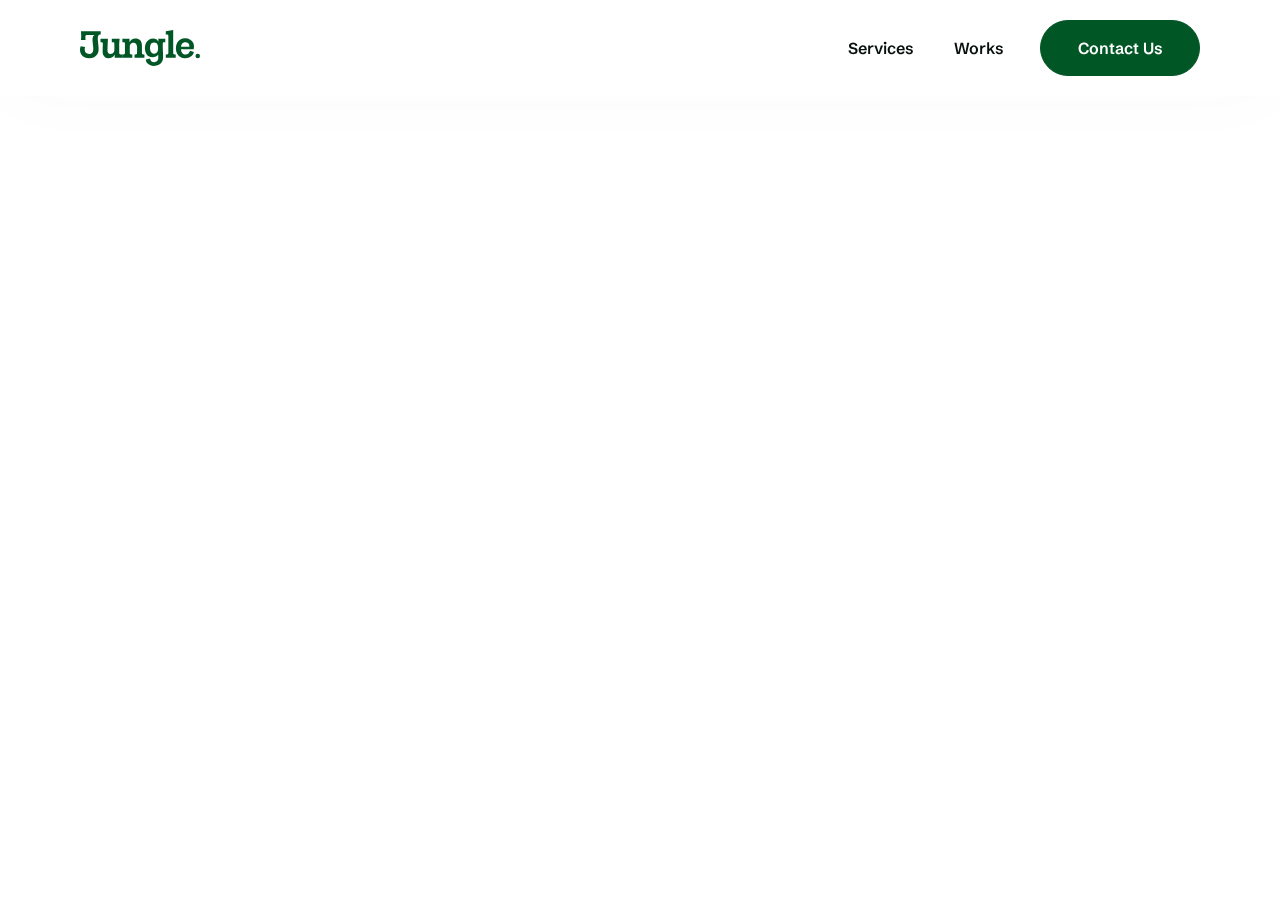
<file: works/empower-kind/index.html>
<!DOCTYPE html><html lang="en"> <head><meta charset="UTF-8"><meta name="viewport" content="width=device-width"><link rel="icon" href="/favicon.ico"><meta name="generator" content="Astro v5.16.15"><title>Jungle Tech</title><!-- SEO Tags --><meta name="title" content="Jungle Tech"><meta name="description" content="Jungle is a Nepal-based tech company helping serious businesses grow through branding, product design, and scalable technology solutions."><meta name="keywords" content="Jungle, technology, Nepal, tech in nepal, best companies in nepal, tech company, Jungle tech, Manish Raj Silwal, Ishan Dongol, Ronij Barahi, Sudarshan Subedi, Mahima Subedi, tech giants in Nepal"><meta name="robots" content="index, follow"><meta http-equiv="Content-Type" content="text/html; charset=utf-8"><meta name="language" content="English"><meta name="author" content="Jungle Tech"><!-- Clarity Setup --><script type="text/javascript">
			(function (c, l, a, r, i, t, y) {
				c[a] =
					c[a] ||
					function () {
						(c[a].q = c[a].q || []).push(arguments);
					};
				t = l.createElement(r);
				t.async = 1;
				t.src = "https://www.clarity.ms/tag/" + i;
				y = l.getElementsByTagName(r)[0];
				y.parentNode.insertBefore(t, y);
			})(window, document, "clarity", "script", "vfm3tb52l3");
		</script><link rel="stylesheet" href="/_astro/contact.DNk3KduO.css">
<link rel="stylesheet" href="/_astro/PDFViewer.ckWTUlWi.css"></head> <body>  <nav class="w-full px-6 md:px-20 fixed flex justify-between items-center"> <div class="left-side z-50"> <a href="/"> <svg id="Layer_1" data-name="Layer 1" viewBox="0 0 1286.49 384.05" width="120" height="40">
  <defs>
    <style>
      .cls-1 {
        fill: #005625;
      }
    </style>
  </defs>
  <g>
    <path class="cls-1" d="M47.45,290.8c-15-7.63-26.65-18.26-34.97-31.9-8.32-13.63-12.48-29.18-12.48-46.62,0-12.54,2.18-25.9,6.55-40.08l47.85,8.59c-2.73,9.27-4.1,18.54-4.1,27.81,0,14.72,4.02,26.25,12.07,34.56,8.04,8.32,19.56,12.47,34.57,12.47s26.3-4.43,33.94-13.29c7.63-8.86,11.45-22.15,11.45-39.88,0-8.18-.41-16.22-1.23-24.13-.81-7.91-1.78-16.9-2.87-26.99-1.09-8.18-2.04-16.63-2.86-25.35-.81-8.73-1.23-16.63-1.23-23.72,0-13.36,1.57-23.93,4.7-31.69,3.13-7.77,7.98-13.15,14.52-16.16v-2.46h-78.11c-6.28,0-10.77,1.64-13.51,4.91-2.72,3.27-4.09,8.59-4.09,15.95,0,10.09.54,21.41,1.63,33.94H10.22c1.91-14.17,2.87-28.63,2.87-43.35,0-16.9-1.09-34.21-3.27-51.94h212.27v36.4h-6.95c-8.46,0-14.66,3.28-18.61,9.82-3.96,6.55-5.93,16.91-5.93,31.09,0,6.82.4,14.87,1.23,24.13.81,9.27,1.77,18.4,2.86,27.4,1.37,12,2.52,23.51,3.47,34.56.95,11.04,1.44,21.75,1.44,32.11,0,18.81-4.23,35.38-12.68,49.69-8.46,14.32-20.39,25.5-35.79,33.54-15.41,8.04-33.06,12.07-52.97,12.07-18.81,0-35.72-3.82-50.71-11.45Z" />
    <path class="cls-1" d="M271.57,293.04c-9.55-5.86-16.84-14.32-21.88-25.35-5.05-11.04-7.43-24.06-7.15-39.06,0-9.82.13-18.06.4-24.75.28-6.68.55-14.79.83-24.33.54-9.82.81-18.95.81-27.4.26-5.73.14-10.09-.41-13.09-.55-3-1.91-5.32-4.09-6.95-2.19-1.64-5.73-2.46-10.64-2.46h-9.81v-36.4h79.75c-.55,15.82-1.37,34.09-2.46,54.8-1.09,25.09-1.91,46.62-2.46,64.62-.28,13.91,2.32,24.54,7.77,31.9,5.45,7.36,13.51,11.04,24.13,11.04,8.45,0,15.81-1.7,22.09-5.11,6.27-3.41,11.18-8.39,14.72-14.93,3.55-6.55,5.31-14.04,5.31-22.5v-61.76c0-8.18-1.15-13.83-3.47-16.97-2.32-3.13-6.48-4.7-12.48-4.7h-11.85v-36.4h84.25c-1.92,16.36-3.21,30.61-3.88,42.74-.69,12.13-.89,25.56-.61,40.29v63.39c0,8.18,1.15,13.84,3.47,16.97,2.32,3.14,6.34,4.7,12.07,4.7h20.6v36.4h-84.81v-33.95h-2.05c-4.64,11.45-12.82,20.66-24.53,27.61-11.73,6.95-24.95,10.43-39.67,10.43-13.09,0-24.41-2.93-33.95-8.8Z" />
    <path class="cls-1" d="M494.88,297.75h-40.5v-36.4h11.45c6,0,10.16-1.57,12.48-4.7,2.32-3.13,3.47-8.8,3.47-16.97v-88.35c0-8.18-1.15-13.83-3.47-16.97-2.32-3.13-6.48-4.7-12.48-4.7h-11.45v-36.4h76.48v35.58h2.05c3.54-12.27,10.84-21.95,21.88-29.04,11.04-7.09,24.2-10.63,39.47-10.63,21.54,0,38.51,7.02,50.92,21.06,12.4,14.05,18.61,33.2,18.61,57.47v71.98c0,8.18,1.09,13.84,3.27,16.97,2.18,3.14,6.14,4.7,11.86,4.7h11.86v36.4h-105.94v-36.4h11.86c5.73,0,9.67-1.57,11.85-4.7,2.18-3.13,3.28-8.8,3.28-16.97v-57.67c0-14.45-3.42-25.83-10.22-34.16-6.83-8.31-16.1-12.47-27.82-12.47-7.92,0-14.87,1.78-20.86,5.32-6,3.55-10.7,8.59-14.11,15.13-3.41,6.55-5.11,14.05-5.11,22.5v61.35c0,8.18,1.15,13.84,3.47,16.97,2.32,3.14,6.34,4.7,12.07,4.7h11.45v36.4h-65.84Z" />
    <path class="cls-1" d="M749.49,374.44c-13.49-6.41-24.21-14.93-32.11-25.56-7.91-10.64-11.85-22.23-11.85-34.77l47.04-9.4c-.28,11.45,3.67,20.86,11.85,28.22,8.18,7.37,18.67,11.04,31.5,11.04s23.24-3.88,31.29-11.65c8.03-7.77,12.07-17.93,12.07-30.47,0-18.81-.41-31.63-1.23-38.45h-2.05c-4.36,8.73-11.93,15.75-22.69,21.06-10.77,5.32-22.7,7.98-35.79,7.98-15.82,0-29.93-4.15-42.34-12.47-12.4-8.31-22.08-20.04-29.03-35.17-6.95-15.14-10.44-32.38-10.44-51.74s3.82-37.76,11.45-53.58c7.63-15.81,18.13-28.08,31.5-36.81,13.36-8.72,28.48-13.09,45.4-13.09,13.08,0,24.47,2.94,34.16,8.8,9.67,5.87,16.15,13.7,19.42,23.52h2.04v-28.63h74.44v36.4h-11.85c-5.73,0-9.68,1.57-11.86,4.7-2.19,3.14-3.27,8.8-3.27,16.97v8.18c0,17.18.54,39.13,1.63,65.85,1.37,28.09,2.05,50.04,2.05,65.84,0,19.08-3.96,35.58-11.86,49.49-7.92,13.9-19.16,24.6-33.74,32.11-14.59,7.49-31.84,11.25-51.74,11.25-15.82,0-30.47-3.21-43.97-9.61ZM817.37,246.42c6.68-4.77,11.73-11.66,15.14-20.66,3.41-9,5.11-19.63,5.11-31.9,0-13.09-1.7-24.2-5.11-33.33-3.41-9.13-8.38-16.16-14.92-21.06-6.55-4.91-14.46-7.36-23.73-7.36s-16.77,2.52-23.31,7.57c-6.55,5.05-11.53,12.13-14.93,21.26-3.41,9.14-5.11,19.98-5.11,32.52s1.7,22.9,5.11,31.9c3.41,9,8.38,15.95,14.93,20.86,6.54,4.91,14.17,7.36,22.9,7.36,9.26,0,17.24-2.38,23.92-7.15Z" />
    <path class="cls-1" d="M946,56.03c-.83-3-2.39-5.11-4.71-6.34-2.32-1.23-5.51-1.84-9.61-1.84h-11.86V11.45L999.17,0v82.62-16.77,173.82c0,8.18,1.15,13.84,3.48,16.97,2.31,3.14,6.33,4.7,12.06,4.7h11.45v36.4h-106.34v-36.4h11.45c6,0,10.16-1.57,12.48-4.7,2.32-3.13,3.48-8.8,3.48-16.97V69.12c0-5.73-.41-10.08-1.23-13.09Z" />
    <path class="cls-1" d="M1162.57,250.51c8.03-6.95,13.7-16.83,16.97-29.65l41.72,13.09c-5.73,21.26-16.84,37.97-33.34,50.1-16.5,12.13-36.46,18.2-59.92,18.2-19.9,0-37.42-4.37-52.55-13.09-15.14-8.72-26.86-21.27-35.17-37.63-8.33-16.36-12.48-35.31-12.48-56.85s4.15-40.28,12.48-56.23c8.31-15.95,20.1-28.22,35.37-36.81,15.27-8.59,33.27-12.88,53.99-12.88,17.99,0,34.01,3.68,48.05,11.04,14.05,7.37,24.95,17.73,32.73,31.09,7.77,13.36,11.65,28.77,11.65,46.22,0,9.55-1.37,19.23-4.09,29.04h-156.24v-28.63h129.24l-20.04,12.27c1.35-6.27,2.04-11.86,2.04-16.77,0-13.09-4.02-23.51-12.07-31.29-8.04-7.77-18.48-11.65-31.29-11.65-15.27,0-27,5.52-35.17,16.56-8.18,11.04-12.28,26.52-12.28,46.42v4.09c0,20.45,4.43,36.2,13.29,47.24,8.86,11.04,21.34,16.56,37.43,16.56,11.72,0,21.6-3.47,29.66-10.43Z" />
  </g>
  <circle class="cls-1" cx="1262.3" cy="278.26" r="24.19" />
</svg> </a> </div>  <div class="right-side hidden md:block"> <ul class="flex gap-8 items-center"> <li> <a href="/#services" class target="_self">Services</a> </li><li> <a href="/#works" class target="_self">Works</a> </li> <li> <a class="btn btn-primary btn-md " href="/contact" target="_self">Contact Us</a> </li> </ul> </div>  <div class="md:hidden z-50"> <button id="menu-btn" class="text-neutral-black focus:outline-none p-2"> <svg xmlns="http://www.w3.org/2000/svg" fill="none" viewBox="0 0 24 24" stroke-width="1.5" stroke="currentColor" class="w-8 h-8"> <path stroke-linecap="round" stroke-linejoin="round" d="M3.75 6.75h16.5M3.75 12h16.5m-16.5 5.25h16.5"></path> </svg> </button> <button id="close-menu-btn" class="hidden text-neutral-black focus:outline-none p-2"> <svg xmlns="http://www.w3.org/2000/svg" fill="none" viewBox="0 0 24 24" stroke-width="1.5" stroke="currentColor" class="w-8 h-8"> <path stroke-linecap="round" stroke-linejoin="round" d="M6 18L18 6M6 6l12 12"></path> </svg> </button> </div>  <div id="mobile-menu" class="fixed inset-0 bg-theme-background w-full h-dvh flex-col justify-center items-center gap-10 hidden z-40"> <ul class="flex flex-col gap-8 items-center"> <li> <a href="/#services" class="mobile-link text-3xl font-medium text-neutral-black hover:text-theme-green transition-colors font-display"> Services </a> </li><li> <a href="/#works" class="mobile-link text-3xl font-medium text-neutral-black hover:text-theme-green transition-colors font-display"> Works </a> </li> <li class="mt-4"> <a class="btn btn-primary btn-md mobile-link" href="/contact" target="_self">Contact Us</a> </li> </ul> </div> </nav> <script type="module">document.addEventListener("astro:page-load",()=>{const d=document.getElementById("menu-btn"),n=document.getElementById("close-menu-btn"),e=document.getElementById("mobile-menu"),i=document.querySelectorAll(".mobile-link"),s=()=>{if(!e||!d||!n)return;e.classList.contains("hidden")?(e.classList.remove("hidden"),e.classList.add("flex"),d.classList.add("hidden"),n.classList.remove("hidden"),document.body.style.overflow="hidden"):(e.classList.add("hidden"),e.classList.remove("flex"),d.classList.remove("hidden"),n.classList.add("hidden"),document.body.style.overflow="")};d&&n&&(d.addEventListener("click",s),n.addEventListener("click",s),i.forEach(t=>t.addEventListener("click",()=>{s()})))});</script> <style>astro-island,astro-slot,astro-static-slot{display:contents}</style><script>(()=>{var e=async t=>{await(await t())()};(self.Astro||(self.Astro={})).only=e;window.dispatchEvent(new Event("astro:only"));})();</script><script>(()=>{var A=Object.defineProperty;var g=(i,o,a)=>o in i?A(i,o,{enumerable:!0,configurable:!0,writable:!0,value:a}):i[o]=a;var d=(i,o,a)=>g(i,typeof o!="symbol"?o+"":o,a);{let i={0:t=>m(t),1:t=>a(t),2:t=>new RegExp(t),3:t=>new Date(t),4:t=>new Map(a(t)),5:t=>new Set(a(t)),6:t=>BigInt(t),7:t=>new URL(t),8:t=>new Uint8Array(t),9:t=>new Uint16Array(t),10:t=>new Uint32Array(t),11:t=>1/0*t},o=t=>{let[l,e]=t;return l in i?i[l](e):void 0},a=t=>t.map(o),m=t=>typeof t!="object"||t===null?t:Object.fromEntries(Object.entries(t).map(([l,e])=>[l,o(e)]));class y extends HTMLElement{constructor(){super(...arguments);d(this,"Component");d(this,"hydrator");d(this,"hydrate",async()=>{var b;if(!this.hydrator||!this.isConnected)return;let e=(b=this.parentElement)==null?void 0:b.closest("astro-island[ssr]");if(e){e.addEventListener("astro:hydrate",this.hydrate,{once:!0});return}let c=this.querySelectorAll("astro-slot"),n={},h=this.querySelectorAll("template[data-astro-template]");for(let r of h){let s=r.closest(this.tagName);s!=null&&s.isSameNode(this)&&(n[r.getAttribute("data-astro-template")||"default"]=r.innerHTML,r.remove())}for(let r of c){let s=r.closest(this.tagName);s!=null&&s.isSameNode(this)&&(n[r.getAttribute("name")||"default"]=r.innerHTML)}let p;try{p=this.hasAttribute("props")?m(JSON.parse(this.getAttribute("props"))):{}}catch(r){let s=this.getAttribute("component-url")||"<unknown>",v=this.getAttribute("component-export");throw v&&(s+=` (export ${v})`),console.error(`[hydrate] Error parsing props for component ${s}`,this.getAttribute("props"),r),r}let u;await this.hydrator(this)(this.Component,p,n,{client:this.getAttribute("client")}),this.removeAttribute("ssr"),this.dispatchEvent(new CustomEvent("astro:hydrate"))});d(this,"unmount",()=>{this.isConnected||this.dispatchEvent(new CustomEvent("astro:unmount"))})}disconnectedCallback(){document.removeEventListener("astro:after-swap",this.unmount),document.addEventListener("astro:after-swap",this.unmount,{once:!0})}connectedCallback(){if(!this.hasAttribute("await-children")||document.readyState==="interactive"||document.readyState==="complete")this.childrenConnectedCallback();else{let e=()=>{document.removeEventListener("DOMContentLoaded",e),c.disconnect(),this.childrenConnectedCallback()},c=new MutationObserver(()=>{var n;((n=this.lastChild)==null?void 0:n.nodeType)===Node.COMMENT_NODE&&this.lastChild.nodeValue==="astro:end"&&(this.lastChild.remove(),e())});c.observe(this,{childList:!0}),document.addEventListener("DOMContentLoaded",e)}}async childrenConnectedCallback(){let e=this.getAttribute("before-hydration-url");e&&await import(e),this.start()}async start(){let e=JSON.parse(this.getAttribute("opts")),c=this.getAttribute("client");if(Astro[c]===void 0){window.addEventListener(`astro:${c}`,()=>this.start(),{once:!0});return}try{await Astro[c](async()=>{let n=this.getAttribute("renderer-url"),[h,{default:p}]=await Promise.all([import(this.getAttribute("component-url")),n?import(n):()=>()=>{}]),u=this.getAttribute("component-export")||"default";if(!u.includes("."))this.Component=h[u];else{this.Component=h;for(let f of u.split("."))this.Component=this.Component[f]}return this.hydrator=p,this.hydrate},e,this)}catch(n){console.error(`[astro-island] Error hydrating ${this.getAttribute("component-url")}`,n)}}attributeChangedCallback(){this.hydrate()}}d(y,"observedAttributes",["props"]),customElements.get("astro-island")||customElements.define("astro-island",y)}})();</script><astro-island uid="8aDrx" component-url="/_astro/PDFViewer.C5h7p0SD.js" component-export="default" renderer-url="/_astro/client.DHQl6hFp.js" props="{&quot;src&quot;:[0,&quot;https://jungle-technologies.github.io/pdf/empower-kind.pdf&quot;]}" ssr client="only" opts="{&quot;name&quot;:&quot;PDFViewer&quot;,&quot;value&quot;:&quot;react&quot;}"></astro-island>  <meta name="astro-view-transitions-enabled" content="true"><meta name="astro-view-transitions-fallback" content="animate"><script type="module" src="/_astro/ClientRouter.astro_astro_type_script_index_0_lang.CDGfc0hd.js"></script></body></html>
</file>
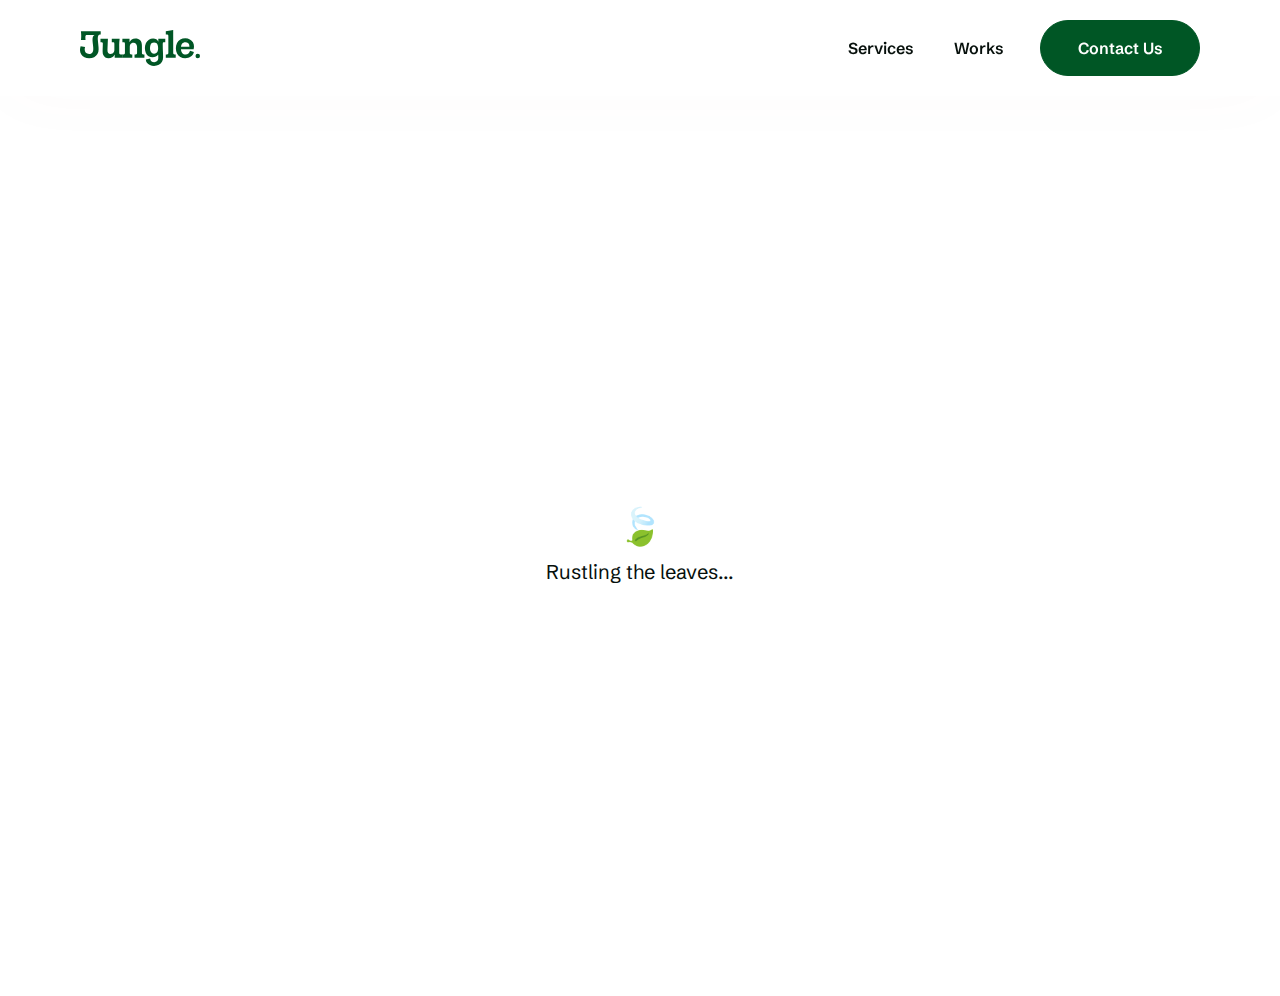
<file: works/fere-use/index.html>
<!DOCTYPE html><html lang="en"> <head><meta charset="UTF-8"><meta name="viewport" content="width=device-width"><link rel="icon" href="/favicon.ico"><meta name="generator" content="Astro v5.16.15"><title>Jungle Tech</title><!-- SEO Tags --><meta name="title" content="Jungle Tech"><meta name="description" content="Jungle is a Nepal-based tech company helping serious businesses grow through branding, product design, and scalable technology solutions."><meta name="keywords" content="Jungle, technology, Nepal, tech in nepal, best companies in nepal, tech company, Jungle tech, Manish Raj Silwal, Ishan Dongol, Ronij Barahi, Sudarshan Subedi, Mahima Subedi, tech giants in Nepal"><meta name="robots" content="index, follow"><meta http-equiv="Content-Type" content="text/html; charset=utf-8"><meta name="language" content="English"><meta name="author" content="Jungle Tech"><!-- Clarity Setup --><script type="text/javascript">
			(function (c, l, a, r, i, t, y) {
				c[a] =
					c[a] ||
					function () {
						(c[a].q = c[a].q || []).push(arguments);
					};
				t = l.createElement(r);
				t.async = 1;
				t.src = "https://www.clarity.ms/tag/" + i;
				y = l.getElementsByTagName(r)[0];
				y.parentNode.insertBefore(t, y);
			})(window, document, "clarity", "script", "vfm3tb52l3");
		</script><link rel="stylesheet" href="/_astro/contact.DNk3KduO.css">
<link rel="stylesheet" href="/_astro/PDFViewer.ckWTUlWi.css"></head> <body>  <nav class="w-full px-6 md:px-20 fixed flex justify-between items-center"> <div class="left-side z-50"> <a href="/"> <svg id="Layer_1" data-name="Layer 1" viewBox="0 0 1286.49 384.05" width="120" height="40">
  <defs>
    <style>
      .cls-1 {
        fill: #005625;
      }
    </style>
  </defs>
  <g>
    <path class="cls-1" d="M47.45,290.8c-15-7.63-26.65-18.26-34.97-31.9-8.32-13.63-12.48-29.18-12.48-46.62,0-12.54,2.18-25.9,6.55-40.08l47.85,8.59c-2.73,9.27-4.1,18.54-4.1,27.81,0,14.72,4.02,26.25,12.07,34.56,8.04,8.32,19.56,12.47,34.57,12.47s26.3-4.43,33.94-13.29c7.63-8.86,11.45-22.15,11.45-39.88,0-8.18-.41-16.22-1.23-24.13-.81-7.91-1.78-16.9-2.87-26.99-1.09-8.18-2.04-16.63-2.86-25.35-.81-8.73-1.23-16.63-1.23-23.72,0-13.36,1.57-23.93,4.7-31.69,3.13-7.77,7.98-13.15,14.52-16.16v-2.46h-78.11c-6.28,0-10.77,1.64-13.51,4.91-2.72,3.27-4.09,8.59-4.09,15.95,0,10.09.54,21.41,1.63,33.94H10.22c1.91-14.17,2.87-28.63,2.87-43.35,0-16.9-1.09-34.21-3.27-51.94h212.27v36.4h-6.95c-8.46,0-14.66,3.28-18.61,9.82-3.96,6.55-5.93,16.91-5.93,31.09,0,6.82.4,14.87,1.23,24.13.81,9.27,1.77,18.4,2.86,27.4,1.37,12,2.52,23.51,3.47,34.56.95,11.04,1.44,21.75,1.44,32.11,0,18.81-4.23,35.38-12.68,49.69-8.46,14.32-20.39,25.5-35.79,33.54-15.41,8.04-33.06,12.07-52.97,12.07-18.81,0-35.72-3.82-50.71-11.45Z" />
    <path class="cls-1" d="M271.57,293.04c-9.55-5.86-16.84-14.32-21.88-25.35-5.05-11.04-7.43-24.06-7.15-39.06,0-9.82.13-18.06.4-24.75.28-6.68.55-14.79.83-24.33.54-9.82.81-18.95.81-27.4.26-5.73.14-10.09-.41-13.09-.55-3-1.91-5.32-4.09-6.95-2.19-1.64-5.73-2.46-10.64-2.46h-9.81v-36.4h79.75c-.55,15.82-1.37,34.09-2.46,54.8-1.09,25.09-1.91,46.62-2.46,64.62-.28,13.91,2.32,24.54,7.77,31.9,5.45,7.36,13.51,11.04,24.13,11.04,8.45,0,15.81-1.7,22.09-5.11,6.27-3.41,11.18-8.39,14.72-14.93,3.55-6.55,5.31-14.04,5.31-22.5v-61.76c0-8.18-1.15-13.83-3.47-16.97-2.32-3.13-6.48-4.7-12.48-4.7h-11.85v-36.4h84.25c-1.92,16.36-3.21,30.61-3.88,42.74-.69,12.13-.89,25.56-.61,40.29v63.39c0,8.18,1.15,13.84,3.47,16.97,2.32,3.14,6.34,4.7,12.07,4.7h20.6v36.4h-84.81v-33.95h-2.05c-4.64,11.45-12.82,20.66-24.53,27.61-11.73,6.95-24.95,10.43-39.67,10.43-13.09,0-24.41-2.93-33.95-8.8Z" />
    <path class="cls-1" d="M494.88,297.75h-40.5v-36.4h11.45c6,0,10.16-1.57,12.48-4.7,2.32-3.13,3.47-8.8,3.47-16.97v-88.35c0-8.18-1.15-13.83-3.47-16.97-2.32-3.13-6.48-4.7-12.48-4.7h-11.45v-36.4h76.48v35.58h2.05c3.54-12.27,10.84-21.95,21.88-29.04,11.04-7.09,24.2-10.63,39.47-10.63,21.54,0,38.51,7.02,50.92,21.06,12.4,14.05,18.61,33.2,18.61,57.47v71.98c0,8.18,1.09,13.84,3.27,16.97,2.18,3.14,6.14,4.7,11.86,4.7h11.86v36.4h-105.94v-36.4h11.86c5.73,0,9.67-1.57,11.85-4.7,2.18-3.13,3.28-8.8,3.28-16.97v-57.67c0-14.45-3.42-25.83-10.22-34.16-6.83-8.31-16.1-12.47-27.82-12.47-7.92,0-14.87,1.78-20.86,5.32-6,3.55-10.7,8.59-14.11,15.13-3.41,6.55-5.11,14.05-5.11,22.5v61.35c0,8.18,1.15,13.84,3.47,16.97,2.32,3.14,6.34,4.7,12.07,4.7h11.45v36.4h-65.84Z" />
    <path class="cls-1" d="M749.49,374.44c-13.49-6.41-24.21-14.93-32.11-25.56-7.91-10.64-11.85-22.23-11.85-34.77l47.04-9.4c-.28,11.45,3.67,20.86,11.85,28.22,8.18,7.37,18.67,11.04,31.5,11.04s23.24-3.88,31.29-11.65c8.03-7.77,12.07-17.93,12.07-30.47,0-18.81-.41-31.63-1.23-38.45h-2.05c-4.36,8.73-11.93,15.75-22.69,21.06-10.77,5.32-22.7,7.98-35.79,7.98-15.82,0-29.93-4.15-42.34-12.47-12.4-8.31-22.08-20.04-29.03-35.17-6.95-15.14-10.44-32.38-10.44-51.74s3.82-37.76,11.45-53.58c7.63-15.81,18.13-28.08,31.5-36.81,13.36-8.72,28.48-13.09,45.4-13.09,13.08,0,24.47,2.94,34.16,8.8,9.67,5.87,16.15,13.7,19.42,23.52h2.04v-28.63h74.44v36.4h-11.85c-5.73,0-9.68,1.57-11.86,4.7-2.19,3.14-3.27,8.8-3.27,16.97v8.18c0,17.18.54,39.13,1.63,65.85,1.37,28.09,2.05,50.04,2.05,65.84,0,19.08-3.96,35.58-11.86,49.49-7.92,13.9-19.16,24.6-33.74,32.11-14.59,7.49-31.84,11.25-51.74,11.25-15.82,0-30.47-3.21-43.97-9.61ZM817.37,246.42c6.68-4.77,11.73-11.66,15.14-20.66,3.41-9,5.11-19.63,5.11-31.9,0-13.09-1.7-24.2-5.11-33.33-3.41-9.13-8.38-16.16-14.92-21.06-6.55-4.91-14.46-7.36-23.73-7.36s-16.77,2.52-23.31,7.57c-6.55,5.05-11.53,12.13-14.93,21.26-3.41,9.14-5.11,19.98-5.11,32.52s1.7,22.9,5.11,31.9c3.41,9,8.38,15.95,14.93,20.86,6.54,4.91,14.17,7.36,22.9,7.36,9.26,0,17.24-2.38,23.92-7.15Z" />
    <path class="cls-1" d="M946,56.03c-.83-3-2.39-5.11-4.71-6.34-2.32-1.23-5.51-1.84-9.61-1.84h-11.86V11.45L999.17,0v82.62-16.77,173.82c0,8.18,1.15,13.84,3.48,16.97,2.31,3.14,6.33,4.7,12.06,4.7h11.45v36.4h-106.34v-36.4h11.45c6,0,10.16-1.57,12.48-4.7,2.32-3.13,3.48-8.8,3.48-16.97V69.12c0-5.73-.41-10.08-1.23-13.09Z" />
    <path class="cls-1" d="M1162.57,250.51c8.03-6.95,13.7-16.83,16.97-29.65l41.72,13.09c-5.73,21.26-16.84,37.97-33.34,50.1-16.5,12.13-36.46,18.2-59.92,18.2-19.9,0-37.42-4.37-52.55-13.09-15.14-8.72-26.86-21.27-35.17-37.63-8.33-16.36-12.48-35.31-12.48-56.85s4.15-40.28,12.48-56.23c8.31-15.95,20.1-28.22,35.37-36.81,15.27-8.59,33.27-12.88,53.99-12.88,17.99,0,34.01,3.68,48.05,11.04,14.05,7.37,24.95,17.73,32.73,31.09,7.77,13.36,11.65,28.77,11.65,46.22,0,9.55-1.37,19.23-4.09,29.04h-156.24v-28.63h129.24l-20.04,12.27c1.35-6.27,2.04-11.86,2.04-16.77,0-13.09-4.02-23.51-12.07-31.29-8.04-7.77-18.48-11.65-31.29-11.65-15.27,0-27,5.52-35.17,16.56-8.18,11.04-12.28,26.52-12.28,46.42v4.09c0,20.45,4.43,36.2,13.29,47.24,8.86,11.04,21.34,16.56,37.43,16.56,11.72,0,21.6-3.47,29.66-10.43Z" />
  </g>
  <circle class="cls-1" cx="1262.3" cy="278.26" r="24.19" />
</svg> </a> </div>  <div class="right-side hidden md:block"> <ul class="flex gap-8 items-center"> <li> <a href="/#services" class target="_self">Services</a> </li><li> <a href="/#works" class target="_self">Works</a> </li> <li> <a class="btn btn-primary btn-md " href="/contact" target="_self">Contact Us</a> </li> </ul> </div>  <div class="md:hidden z-50"> <button id="menu-btn" class="text-neutral-black focus:outline-none p-2"> <svg xmlns="http://www.w3.org/2000/svg" fill="none" viewBox="0 0 24 24" stroke-width="1.5" stroke="currentColor" class="w-8 h-8"> <path stroke-linecap="round" stroke-linejoin="round" d="M3.75 6.75h16.5M3.75 12h16.5m-16.5 5.25h16.5"></path> </svg> </button> <button id="close-menu-btn" class="hidden text-neutral-black focus:outline-none p-2"> <svg xmlns="http://www.w3.org/2000/svg" fill="none" viewBox="0 0 24 24" stroke-width="1.5" stroke="currentColor" class="w-8 h-8"> <path stroke-linecap="round" stroke-linejoin="round" d="M6 18L18 6M6 6l12 12"></path> </svg> </button> </div>  <div id="mobile-menu" class="fixed inset-0 bg-theme-background w-full h-dvh flex-col justify-center items-center gap-10 hidden z-40"> <ul class="flex flex-col gap-8 items-center"> <li> <a href="/#services" class="mobile-link text-3xl font-medium text-neutral-black hover:text-theme-green transition-colors font-display"> Services </a> </li><li> <a href="/#works" class="mobile-link text-3xl font-medium text-neutral-black hover:text-theme-green transition-colors font-display"> Works </a> </li> <li class="mt-4"> <a class="btn btn-primary btn-md mobile-link" href="/contact" target="_self">Contact Us</a> </li> </ul> </div> </nav> <script type="module">document.addEventListener("astro:page-load",()=>{const d=document.getElementById("menu-btn"),n=document.getElementById("close-menu-btn"),e=document.getElementById("mobile-menu"),i=document.querySelectorAll(".mobile-link"),s=()=>{if(!e||!d||!n)return;e.classList.contains("hidden")?(e.classList.remove("hidden"),e.classList.add("flex"),d.classList.add("hidden"),n.classList.remove("hidden"),document.body.style.overflow="hidden"):(e.classList.add("hidden"),e.classList.remove("flex"),d.classList.remove("hidden"),n.classList.add("hidden"),document.body.style.overflow="")};d&&n&&(d.addEventListener("click",s),n.addEventListener("click",s),i.forEach(t=>t.addEventListener("click",()=>{s()})))});</script> <style>astro-island,astro-slot,astro-static-slot{display:contents}</style><script>(()=>{var e=async t=>{await(await t())()};(self.Astro||(self.Astro={})).only=e;window.dispatchEvent(new Event("astro:only"));})();</script><script>(()=>{var A=Object.defineProperty;var g=(i,o,a)=>o in i?A(i,o,{enumerable:!0,configurable:!0,writable:!0,value:a}):i[o]=a;var d=(i,o,a)=>g(i,typeof o!="symbol"?o+"":o,a);{let i={0:t=>m(t),1:t=>a(t),2:t=>new RegExp(t),3:t=>new Date(t),4:t=>new Map(a(t)),5:t=>new Set(a(t)),6:t=>BigInt(t),7:t=>new URL(t),8:t=>new Uint8Array(t),9:t=>new Uint16Array(t),10:t=>new Uint32Array(t),11:t=>1/0*t},o=t=>{let[l,e]=t;return l in i?i[l](e):void 0},a=t=>t.map(o),m=t=>typeof t!="object"||t===null?t:Object.fromEntries(Object.entries(t).map(([l,e])=>[l,o(e)]));class y extends HTMLElement{constructor(){super(...arguments);d(this,"Component");d(this,"hydrator");d(this,"hydrate",async()=>{var b;if(!this.hydrator||!this.isConnected)return;let e=(b=this.parentElement)==null?void 0:b.closest("astro-island[ssr]");if(e){e.addEventListener("astro:hydrate",this.hydrate,{once:!0});return}let c=this.querySelectorAll("astro-slot"),n={},h=this.querySelectorAll("template[data-astro-template]");for(let r of h){let s=r.closest(this.tagName);s!=null&&s.isSameNode(this)&&(n[r.getAttribute("data-astro-template")||"default"]=r.innerHTML,r.remove())}for(let r of c){let s=r.closest(this.tagName);s!=null&&s.isSameNode(this)&&(n[r.getAttribute("name")||"default"]=r.innerHTML)}let p;try{p=this.hasAttribute("props")?m(JSON.parse(this.getAttribute("props"))):{}}catch(r){let s=this.getAttribute("component-url")||"<unknown>",v=this.getAttribute("component-export");throw v&&(s+=` (export ${v})`),console.error(`[hydrate] Error parsing props for component ${s}`,this.getAttribute("props"),r),r}let u;await this.hydrator(this)(this.Component,p,n,{client:this.getAttribute("client")}),this.removeAttribute("ssr"),this.dispatchEvent(new CustomEvent("astro:hydrate"))});d(this,"unmount",()=>{this.isConnected||this.dispatchEvent(new CustomEvent("astro:unmount"))})}disconnectedCallback(){document.removeEventListener("astro:after-swap",this.unmount),document.addEventListener("astro:after-swap",this.unmount,{once:!0})}connectedCallback(){if(!this.hasAttribute("await-children")||document.readyState==="interactive"||document.readyState==="complete")this.childrenConnectedCallback();else{let e=()=>{document.removeEventListener("DOMContentLoaded",e),c.disconnect(),this.childrenConnectedCallback()},c=new MutationObserver(()=>{var n;((n=this.lastChild)==null?void 0:n.nodeType)===Node.COMMENT_NODE&&this.lastChild.nodeValue==="astro:end"&&(this.lastChild.remove(),e())});c.observe(this,{childList:!0}),document.addEventListener("DOMContentLoaded",e)}}async childrenConnectedCallback(){let e=this.getAttribute("before-hydration-url");e&&await import(e),this.start()}async start(){let e=JSON.parse(this.getAttribute("opts")),c=this.getAttribute("client");if(Astro[c]===void 0){window.addEventListener(`astro:${c}`,()=>this.start(),{once:!0});return}try{await Astro[c](async()=>{let n=this.getAttribute("renderer-url"),[h,{default:p}]=await Promise.all([import(this.getAttribute("component-url")),n?import(n):()=>()=>{}]),u=this.getAttribute("component-export")||"default";if(!u.includes("."))this.Component=h[u];else{this.Component=h;for(let f of u.split("."))this.Component=this.Component[f]}return this.hydrator=p,this.hydrate},e,this)}catch(n){console.error(`[astro-island] Error hydrating ${this.getAttribute("component-url")}`,n)}}attributeChangedCallback(){this.hydrate()}}d(y,"observedAttributes",["props"]),customElements.get("astro-island")||customElements.define("astro-island",y)}})();</script><astro-island uid="ZDykEc" component-url="/_astro/PDFViewer.C5h7p0SD.js" component-export="default" renderer-url="/_astro/client.DHQl6hFp.js" props="{&quot;src&quot;:[0,&quot;https://fromjungle.co/pdf/fere-use.pdf&quot;]}" ssr client="only" opts="{&quot;name&quot;:&quot;PDFViewer&quot;,&quot;value&quot;:&quot;react&quot;}"></astro-island>  <meta name="astro-view-transitions-enabled" content="true"><meta name="astro-view-transitions-fallback" content="animate"><script type="module" src="/_astro/ClientRouter.astro_astro_type_script_index_0_lang.CDGfc0hd.js"></script></body></html>
</file>
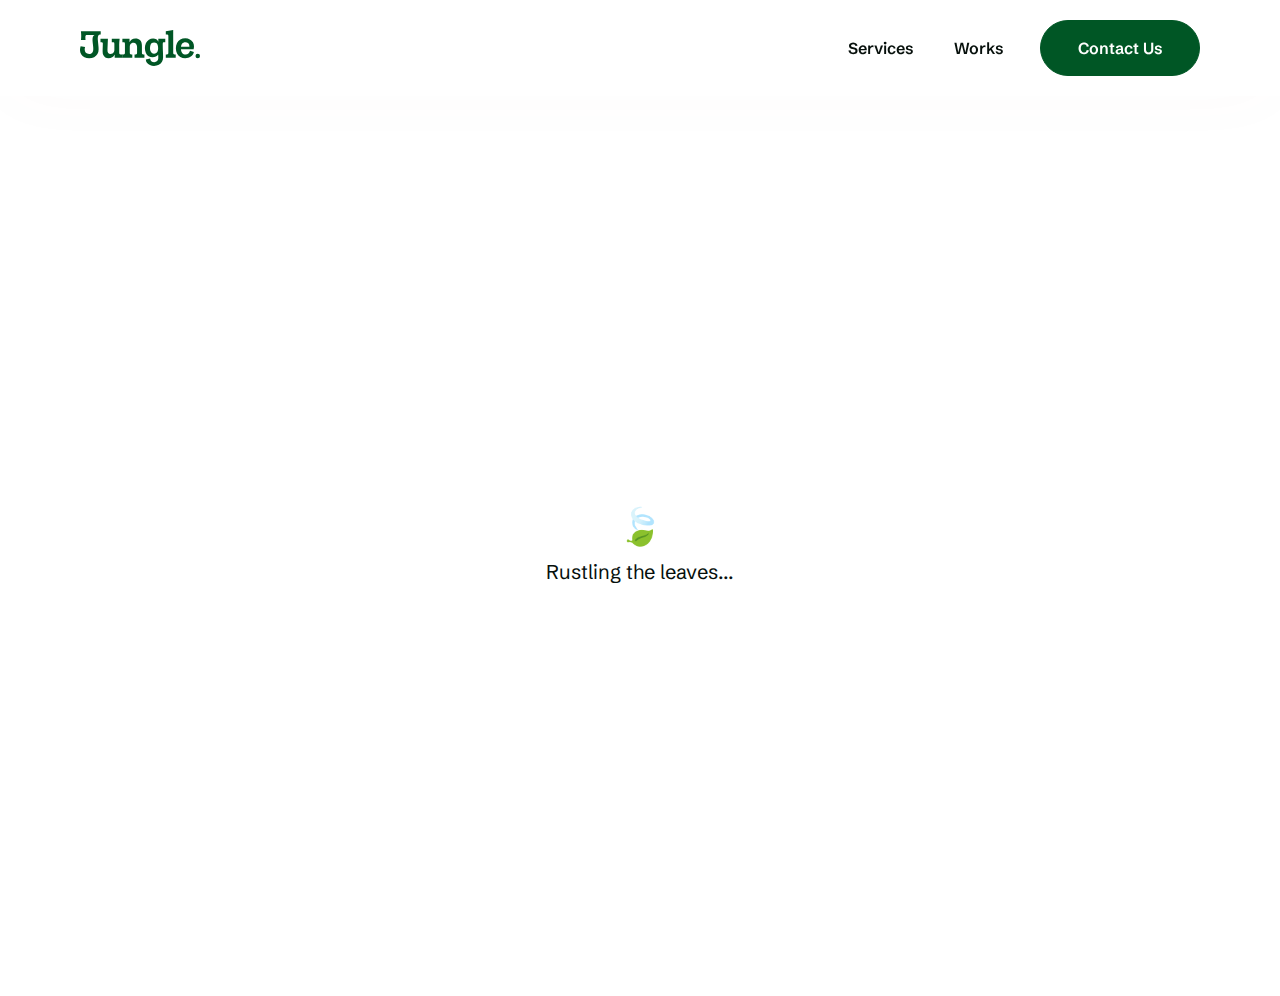
<file: works/high-cove/index.html>
<!DOCTYPE html><html lang="en"> <head><meta charset="UTF-8"><meta name="viewport" content="width=device-width"><link rel="icon" href="/favicon.ico"><meta name="generator" content="Astro v5.16.15"><title>Jungle Tech</title><!-- SEO Tags --><meta name="title" content="Jungle Tech"><meta name="description" content="Jungle is a Nepal-based tech company helping serious businesses grow through branding, product design, and scalable technology solutions."><meta name="keywords" content="Jungle, technology, Nepal, tech in nepal, best companies in nepal, tech company, Jungle tech, Manish Raj Silwal, Ishan Dongol, Ronij Barahi, Sudarshan Subedi, Mahima Subedi, tech giants in Nepal"><meta name="robots" content="index, follow"><meta http-equiv="Content-Type" content="text/html; charset=utf-8"><meta name="language" content="English"><meta name="author" content="Jungle Tech"><!-- Clarity Setup --><script type="text/javascript">
			(function (c, l, a, r, i, t, y) {
				c[a] =
					c[a] ||
					function () {
						(c[a].q = c[a].q || []).push(arguments);
					};
				t = l.createElement(r);
				t.async = 1;
				t.src = "https://www.clarity.ms/tag/" + i;
				y = l.getElementsByTagName(r)[0];
				y.parentNode.insertBefore(t, y);
			})(window, document, "clarity", "script", "vfm3tb52l3");
		</script><link rel="stylesheet" href="/_astro/contact.ClHCcRSu.css">
<link rel="stylesheet" href="/_astro/PDFViewer.ckWTUlWi.css"></head> <body>  <nav class="w-full px-6 md:px-20 fixed flex justify-between items-center"> <div class="left-side z-50"> <a href="/"> <svg id="Layer_1" data-name="Layer 1" viewBox="0 0 1286.49 384.05" width="120" height="40">
  <defs>
    <style>
      .cls-1 {
        fill: #005625;
      }
    </style>
  </defs>
  <g>
    <path class="cls-1" d="M47.45,290.8c-15-7.63-26.65-18.26-34.97-31.9-8.32-13.63-12.48-29.18-12.48-46.62,0-12.54,2.18-25.9,6.55-40.08l47.85,8.59c-2.73,9.27-4.1,18.54-4.1,27.81,0,14.72,4.02,26.25,12.07,34.56,8.04,8.32,19.56,12.47,34.57,12.47s26.3-4.43,33.94-13.29c7.63-8.86,11.45-22.15,11.45-39.88,0-8.18-.41-16.22-1.23-24.13-.81-7.91-1.78-16.9-2.87-26.99-1.09-8.18-2.04-16.63-2.86-25.35-.81-8.73-1.23-16.63-1.23-23.72,0-13.36,1.57-23.93,4.7-31.69,3.13-7.77,7.98-13.15,14.52-16.16v-2.46h-78.11c-6.28,0-10.77,1.64-13.51,4.91-2.72,3.27-4.09,8.59-4.09,15.95,0,10.09.54,21.41,1.63,33.94H10.22c1.91-14.17,2.87-28.63,2.87-43.35,0-16.9-1.09-34.21-3.27-51.94h212.27v36.4h-6.95c-8.46,0-14.66,3.28-18.61,9.82-3.96,6.55-5.93,16.91-5.93,31.09,0,6.82.4,14.87,1.23,24.13.81,9.27,1.77,18.4,2.86,27.4,1.37,12,2.52,23.51,3.47,34.56.95,11.04,1.44,21.75,1.44,32.11,0,18.81-4.23,35.38-12.68,49.69-8.46,14.32-20.39,25.5-35.79,33.54-15.41,8.04-33.06,12.07-52.97,12.07-18.81,0-35.72-3.82-50.71-11.45Z" />
    <path class="cls-1" d="M271.57,293.04c-9.55-5.86-16.84-14.32-21.88-25.35-5.05-11.04-7.43-24.06-7.15-39.06,0-9.82.13-18.06.4-24.75.28-6.68.55-14.79.83-24.33.54-9.82.81-18.95.81-27.4.26-5.73.14-10.09-.41-13.09-.55-3-1.91-5.32-4.09-6.95-2.19-1.64-5.73-2.46-10.64-2.46h-9.81v-36.4h79.75c-.55,15.82-1.37,34.09-2.46,54.8-1.09,25.09-1.91,46.62-2.46,64.62-.28,13.91,2.32,24.54,7.77,31.9,5.45,7.36,13.51,11.04,24.13,11.04,8.45,0,15.81-1.7,22.09-5.11,6.27-3.41,11.18-8.39,14.72-14.93,3.55-6.55,5.31-14.04,5.31-22.5v-61.76c0-8.18-1.15-13.83-3.47-16.97-2.32-3.13-6.48-4.7-12.48-4.7h-11.85v-36.4h84.25c-1.92,16.36-3.21,30.61-3.88,42.74-.69,12.13-.89,25.56-.61,40.29v63.39c0,8.18,1.15,13.84,3.47,16.97,2.32,3.14,6.34,4.7,12.07,4.7h20.6v36.4h-84.81v-33.95h-2.05c-4.64,11.45-12.82,20.66-24.53,27.61-11.73,6.95-24.95,10.43-39.67,10.43-13.09,0-24.41-2.93-33.95-8.8Z" />
    <path class="cls-1" d="M494.88,297.75h-40.5v-36.4h11.45c6,0,10.16-1.57,12.48-4.7,2.32-3.13,3.47-8.8,3.47-16.97v-88.35c0-8.18-1.15-13.83-3.47-16.97-2.32-3.13-6.48-4.7-12.48-4.7h-11.45v-36.4h76.48v35.58h2.05c3.54-12.27,10.84-21.95,21.88-29.04,11.04-7.09,24.2-10.63,39.47-10.63,21.54,0,38.51,7.02,50.92,21.06,12.4,14.05,18.61,33.2,18.61,57.47v71.98c0,8.18,1.09,13.84,3.27,16.97,2.18,3.14,6.14,4.7,11.86,4.7h11.86v36.4h-105.94v-36.4h11.86c5.73,0,9.67-1.57,11.85-4.7,2.18-3.13,3.28-8.8,3.28-16.97v-57.67c0-14.45-3.42-25.83-10.22-34.16-6.83-8.31-16.1-12.47-27.82-12.47-7.92,0-14.87,1.78-20.86,5.32-6,3.55-10.7,8.59-14.11,15.13-3.41,6.55-5.11,14.05-5.11,22.5v61.35c0,8.18,1.15,13.84,3.47,16.97,2.32,3.14,6.34,4.7,12.07,4.7h11.45v36.4h-65.84Z" />
    <path class="cls-1" d="M749.49,374.44c-13.49-6.41-24.21-14.93-32.11-25.56-7.91-10.64-11.85-22.23-11.85-34.77l47.04-9.4c-.28,11.45,3.67,20.86,11.85,28.22,8.18,7.37,18.67,11.04,31.5,11.04s23.24-3.88,31.29-11.65c8.03-7.77,12.07-17.93,12.07-30.47,0-18.81-.41-31.63-1.23-38.45h-2.05c-4.36,8.73-11.93,15.75-22.69,21.06-10.77,5.32-22.7,7.98-35.79,7.98-15.82,0-29.93-4.15-42.34-12.47-12.4-8.31-22.08-20.04-29.03-35.17-6.95-15.14-10.44-32.38-10.44-51.74s3.82-37.76,11.45-53.58c7.63-15.81,18.13-28.08,31.5-36.81,13.36-8.72,28.48-13.09,45.4-13.09,13.08,0,24.47,2.94,34.16,8.8,9.67,5.87,16.15,13.7,19.42,23.52h2.04v-28.63h74.44v36.4h-11.85c-5.73,0-9.68,1.57-11.86,4.7-2.19,3.14-3.27,8.8-3.27,16.97v8.18c0,17.18.54,39.13,1.63,65.85,1.37,28.09,2.05,50.04,2.05,65.84,0,19.08-3.96,35.58-11.86,49.49-7.92,13.9-19.16,24.6-33.74,32.11-14.59,7.49-31.84,11.25-51.74,11.25-15.82,0-30.47-3.21-43.97-9.61ZM817.37,246.42c6.68-4.77,11.73-11.66,15.14-20.66,3.41-9,5.11-19.63,5.11-31.9,0-13.09-1.7-24.2-5.11-33.33-3.41-9.13-8.38-16.16-14.92-21.06-6.55-4.91-14.46-7.36-23.73-7.36s-16.77,2.52-23.31,7.57c-6.55,5.05-11.53,12.13-14.93,21.26-3.41,9.14-5.11,19.98-5.11,32.52s1.7,22.9,5.11,31.9c3.41,9,8.38,15.95,14.93,20.86,6.54,4.91,14.17,7.36,22.9,7.36,9.26,0,17.24-2.38,23.92-7.15Z" />
    <path class="cls-1" d="M946,56.03c-.83-3-2.39-5.11-4.71-6.34-2.32-1.23-5.51-1.84-9.61-1.84h-11.86V11.45L999.17,0v82.62-16.77,173.82c0,8.18,1.15,13.84,3.48,16.97,2.31,3.14,6.33,4.7,12.06,4.7h11.45v36.4h-106.34v-36.4h11.45c6,0,10.16-1.57,12.48-4.7,2.32-3.13,3.48-8.8,3.48-16.97V69.12c0-5.73-.41-10.08-1.23-13.09Z" />
    <path class="cls-1" d="M1162.57,250.51c8.03-6.95,13.7-16.83,16.97-29.65l41.72,13.09c-5.73,21.26-16.84,37.97-33.34,50.1-16.5,12.13-36.46,18.2-59.92,18.2-19.9,0-37.42-4.37-52.55-13.09-15.14-8.72-26.86-21.27-35.17-37.63-8.33-16.36-12.48-35.31-12.48-56.85s4.15-40.28,12.48-56.23c8.31-15.95,20.1-28.22,35.37-36.81,15.27-8.59,33.27-12.88,53.99-12.88,17.99,0,34.01,3.68,48.05,11.04,14.05,7.37,24.95,17.73,32.73,31.09,7.77,13.36,11.65,28.77,11.65,46.22,0,9.55-1.37,19.23-4.09,29.04h-156.24v-28.63h129.24l-20.04,12.27c1.35-6.27,2.04-11.86,2.04-16.77,0-13.09-4.02-23.51-12.07-31.29-8.04-7.77-18.48-11.65-31.29-11.65-15.27,0-27,5.52-35.17,16.56-8.18,11.04-12.28,26.52-12.28,46.42v4.09c0,20.45,4.43,36.2,13.29,47.24,8.86,11.04,21.34,16.56,37.43,16.56,11.72,0,21.6-3.47,29.66-10.43Z" />
  </g>
  <circle class="cls-1" cx="1262.3" cy="278.26" r="24.19" />
</svg> </a> </div>  <div class="right-side hidden md:block"> <ul class="flex gap-8 items-center"> <li> <a href="/#services" class target="_self">Services</a> </li><li> <a href="/#works" class target="_self">Works</a> </li> <li> <a class="btn btn-primary btn-md " href="/contact" target="_self">Contact Us</a> </li> </ul> </div>  <div class="md:hidden z-50"> <button id="menu-btn" class="text-neutral-black focus:outline-none p-2"> <svg xmlns="http://www.w3.org/2000/svg" fill="none" viewBox="0 0 24 24" stroke-width="1.5" stroke="currentColor" class="w-8 h-8"> <path stroke-linecap="round" stroke-linejoin="round" d="M3.75 6.75h16.5M3.75 12h16.5m-16.5 5.25h16.5"></path> </svg> </button> <button id="close-menu-btn" class="hidden text-neutral-black focus:outline-none p-2"> <svg xmlns="http://www.w3.org/2000/svg" fill="none" viewBox="0 0 24 24" stroke-width="1.5" stroke="currentColor" class="w-8 h-8"> <path stroke-linecap="round" stroke-linejoin="round" d="M6 18L18 6M6 6l12 12"></path> </svg> </button> </div>  <div id="mobile-menu" class="fixed inset-0 bg-theme-background w-full h-dvh flex-col justify-center items-center gap-10 hidden z-40"> <ul class="flex flex-col gap-8 items-center"> <li> <a href="/#services" class="mobile-link text-3xl font-medium text-neutral-black hover:text-theme-green transition-colors font-display"> Services </a> </li><li> <a href="/#works" class="mobile-link text-3xl font-medium text-neutral-black hover:text-theme-green transition-colors font-display"> Works </a> </li> <li class="mt-4"> <a class="btn btn-primary btn-md mobile-link" href="/contact" target="_self">Contact Us</a> </li> </ul> </div> </nav> <script type="module">document.addEventListener("astro:page-load",()=>{const d=document.getElementById("menu-btn"),n=document.getElementById("close-menu-btn"),e=document.getElementById("mobile-menu"),i=document.querySelectorAll(".mobile-link"),s=()=>{if(!e||!d||!n)return;e.classList.contains("hidden")?(e.classList.remove("hidden"),e.classList.add("flex"),d.classList.add("hidden"),n.classList.remove("hidden"),document.body.style.overflow="hidden"):(e.classList.add("hidden"),e.classList.remove("flex"),d.classList.remove("hidden"),n.classList.add("hidden"),document.body.style.overflow="")};d&&n&&(d.addEventListener("click",s),n.addEventListener("click",s),i.forEach(t=>t.addEventListener("click",()=>{s()})))});</script> <style>astro-island,astro-slot,astro-static-slot{display:contents}</style><script>(()=>{var e=async t=>{await(await t())()};(self.Astro||(self.Astro={})).only=e;window.dispatchEvent(new Event("astro:only"));})();</script><script>(()=>{var A=Object.defineProperty;var g=(i,o,a)=>o in i?A(i,o,{enumerable:!0,configurable:!0,writable:!0,value:a}):i[o]=a;var d=(i,o,a)=>g(i,typeof o!="symbol"?o+"":o,a);{let i={0:t=>m(t),1:t=>a(t),2:t=>new RegExp(t),3:t=>new Date(t),4:t=>new Map(a(t)),5:t=>new Set(a(t)),6:t=>BigInt(t),7:t=>new URL(t),8:t=>new Uint8Array(t),9:t=>new Uint16Array(t),10:t=>new Uint32Array(t),11:t=>1/0*t},o=t=>{let[l,e]=t;return l in i?i[l](e):void 0},a=t=>t.map(o),m=t=>typeof t!="object"||t===null?t:Object.fromEntries(Object.entries(t).map(([l,e])=>[l,o(e)]));class y extends HTMLElement{constructor(){super(...arguments);d(this,"Component");d(this,"hydrator");d(this,"hydrate",async()=>{var b;if(!this.hydrator||!this.isConnected)return;let e=(b=this.parentElement)==null?void 0:b.closest("astro-island[ssr]");if(e){e.addEventListener("astro:hydrate",this.hydrate,{once:!0});return}let c=this.querySelectorAll("astro-slot"),n={},h=this.querySelectorAll("template[data-astro-template]");for(let r of h){let s=r.closest(this.tagName);s!=null&&s.isSameNode(this)&&(n[r.getAttribute("data-astro-template")||"default"]=r.innerHTML,r.remove())}for(let r of c){let s=r.closest(this.tagName);s!=null&&s.isSameNode(this)&&(n[r.getAttribute("name")||"default"]=r.innerHTML)}let p;try{p=this.hasAttribute("props")?m(JSON.parse(this.getAttribute("props"))):{}}catch(r){let s=this.getAttribute("component-url")||"<unknown>",v=this.getAttribute("component-export");throw v&&(s+=` (export ${v})`),console.error(`[hydrate] Error parsing props for component ${s}`,this.getAttribute("props"),r),r}let u;await this.hydrator(this)(this.Component,p,n,{client:this.getAttribute("client")}),this.removeAttribute("ssr"),this.dispatchEvent(new CustomEvent("astro:hydrate"))});d(this,"unmount",()=>{this.isConnected||this.dispatchEvent(new CustomEvent("astro:unmount"))})}disconnectedCallback(){document.removeEventListener("astro:after-swap",this.unmount),document.addEventListener("astro:after-swap",this.unmount,{once:!0})}connectedCallback(){if(!this.hasAttribute("await-children")||document.readyState==="interactive"||document.readyState==="complete")this.childrenConnectedCallback();else{let e=()=>{document.removeEventListener("DOMContentLoaded",e),c.disconnect(),this.childrenConnectedCallback()},c=new MutationObserver(()=>{var n;((n=this.lastChild)==null?void 0:n.nodeType)===Node.COMMENT_NODE&&this.lastChild.nodeValue==="astro:end"&&(this.lastChild.remove(),e())});c.observe(this,{childList:!0}),document.addEventListener("DOMContentLoaded",e)}}async childrenConnectedCallback(){let e=this.getAttribute("before-hydration-url");e&&await import(e),this.start()}async start(){let e=JSON.parse(this.getAttribute("opts")),c=this.getAttribute("client");if(Astro[c]===void 0){window.addEventListener(`astro:${c}`,()=>this.start(),{once:!0});return}try{await Astro[c](async()=>{let n=this.getAttribute("renderer-url"),[h,{default:p}]=await Promise.all([import(this.getAttribute("component-url")),n?import(n):()=>()=>{}]),u=this.getAttribute("component-export")||"default";if(!u.includes("."))this.Component=h[u];else{this.Component=h;for(let f of u.split("."))this.Component=this.Component[f]}return this.hydrator=p,this.hydrate},e,this)}catch(n){console.error(`[astro-island] Error hydrating ${this.getAttribute("component-url")}`,n)}}attributeChangedCallback(){this.hydrate()}}d(y,"observedAttributes",["props"]),customElements.get("astro-island")||customElements.define("astro-island",y)}})();</script><astro-island uid="Z1UfnXv" component-url="/_astro/PDFViewer.C5h7p0SD.js" component-export="default" renderer-url="/_astro/client.DHQl6hFp.js" props="{&quot;src&quot;:[0,&quot;https://fromjungle.co/pdf/high-cove.pdf&quot;]}" ssr client="only" opts="{&quot;name&quot;:&quot;PDFViewer&quot;,&quot;value&quot;:&quot;react&quot;}"></astro-island>  <meta name="astro-view-transitions-enabled" content="true"><meta name="astro-view-transitions-fallback" content="animate"><script type="module" src="/_astro/ClientRouter.astro_astro_type_script_index_0_lang.CDGfc0hd.js"></script></body></html>
</file>
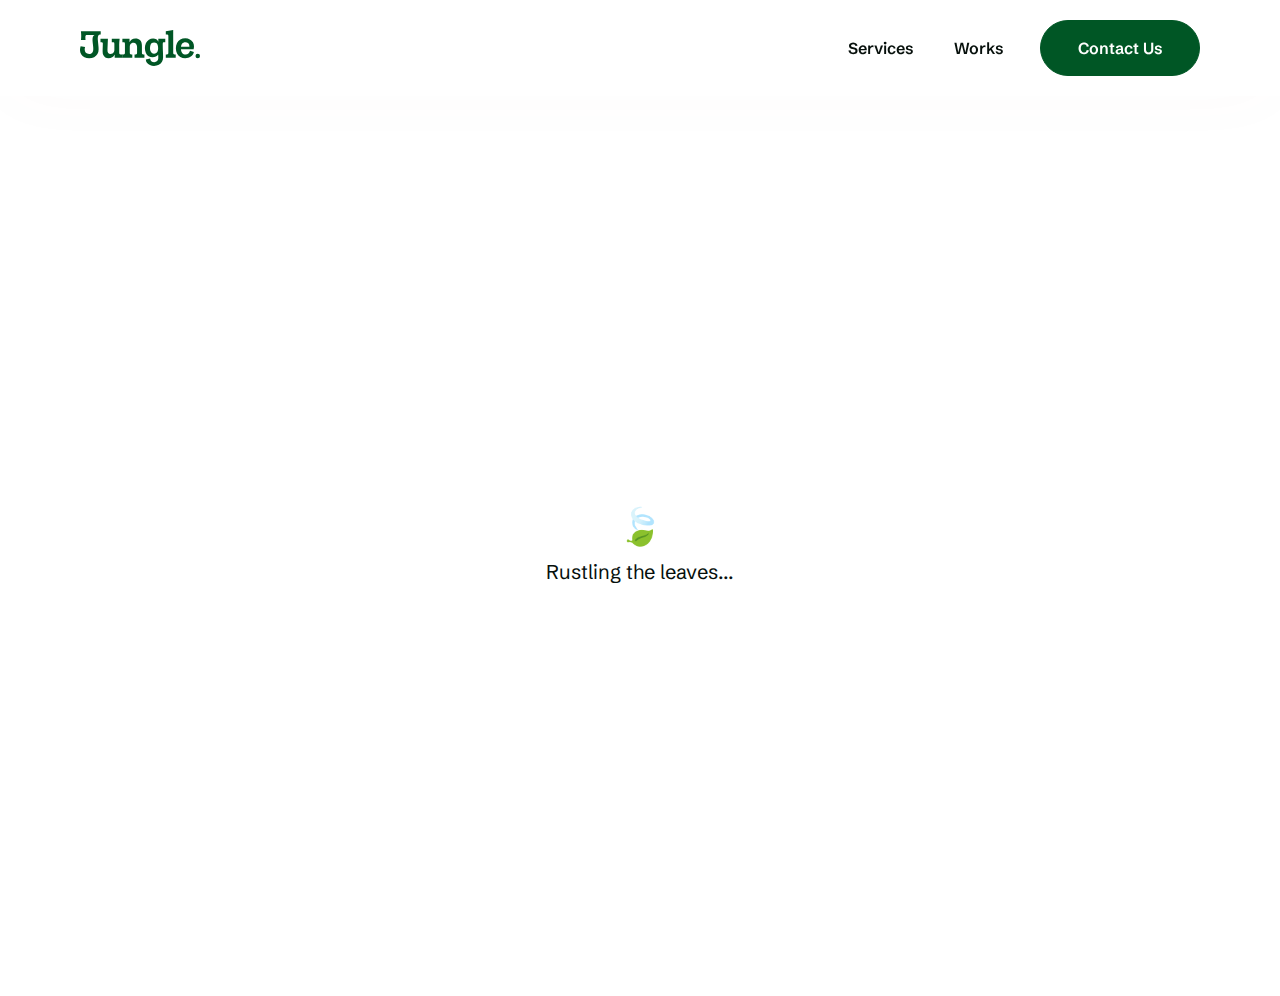
<file: works/little-tibet/index.html>
<!DOCTYPE html><html lang="en"> <head><meta charset="UTF-8"><meta name="viewport" content="width=device-width"><link rel="icon" href="/favicon.ico"><meta name="generator" content="Astro v5.16.15"><title>Jungle Tech</title><!-- SEO Tags --><meta name="title" content="Jungle Tech"><meta name="description" content="Jungle is a Nepal-based tech company helping serious businesses grow through branding, product design, and scalable technology solutions."><meta name="keywords" content="Jungle, technology, Nepal, tech in nepal, best companies in nepal, tech company, Jungle tech, Manish Raj Silwal, Ishan Dongol, Ronij Barahi, Sudarshan Subedi, Mahima Subedi, tech giants in Nepal"><meta name="robots" content="index, follow"><meta http-equiv="Content-Type" content="text/html; charset=utf-8"><meta name="language" content="English"><meta name="author" content="Jungle Tech"><!-- Clarity Setup --><script type="text/javascript">
			(function (c, l, a, r, i, t, y) {
				c[a] =
					c[a] ||
					function () {
						(c[a].q = c[a].q || []).push(arguments);
					};
				t = l.createElement(r);
				t.async = 1;
				t.src = "https://www.clarity.ms/tag/" + i;
				y = l.getElementsByTagName(r)[0];
				y.parentNode.insertBefore(t, y);
			})(window, document, "clarity", "script", "vfm3tb52l3");
		</script><link rel="stylesheet" href="/_astro/contact.DNk3KduO.css">
<link rel="stylesheet" href="/_astro/PDFViewer.ckWTUlWi.css"></head> <body>  <nav class="w-full px-6 md:px-20 fixed flex justify-between items-center"> <div class="left-side z-50"> <a href="/"> <svg id="Layer_1" data-name="Layer 1" viewBox="0 0 1286.49 384.05" width="120" height="40">
  <defs>
    <style>
      .cls-1 {
        fill: #005625;
      }
    </style>
  </defs>
  <g>
    <path class="cls-1" d="M47.45,290.8c-15-7.63-26.65-18.26-34.97-31.9-8.32-13.63-12.48-29.18-12.48-46.62,0-12.54,2.18-25.9,6.55-40.08l47.85,8.59c-2.73,9.27-4.1,18.54-4.1,27.81,0,14.72,4.02,26.25,12.07,34.56,8.04,8.32,19.56,12.47,34.57,12.47s26.3-4.43,33.94-13.29c7.63-8.86,11.45-22.15,11.45-39.88,0-8.18-.41-16.22-1.23-24.13-.81-7.91-1.78-16.9-2.87-26.99-1.09-8.18-2.04-16.63-2.86-25.35-.81-8.73-1.23-16.63-1.23-23.72,0-13.36,1.57-23.93,4.7-31.69,3.13-7.77,7.98-13.15,14.52-16.16v-2.46h-78.11c-6.28,0-10.77,1.64-13.51,4.91-2.72,3.27-4.09,8.59-4.09,15.95,0,10.09.54,21.41,1.63,33.94H10.22c1.91-14.17,2.87-28.63,2.87-43.35,0-16.9-1.09-34.21-3.27-51.94h212.27v36.4h-6.95c-8.46,0-14.66,3.28-18.61,9.82-3.96,6.55-5.93,16.91-5.93,31.09,0,6.82.4,14.87,1.23,24.13.81,9.27,1.77,18.4,2.86,27.4,1.37,12,2.52,23.51,3.47,34.56.95,11.04,1.44,21.75,1.44,32.11,0,18.81-4.23,35.38-12.68,49.69-8.46,14.32-20.39,25.5-35.79,33.54-15.41,8.04-33.06,12.07-52.97,12.07-18.81,0-35.72-3.82-50.71-11.45Z" />
    <path class="cls-1" d="M271.57,293.04c-9.55-5.86-16.84-14.32-21.88-25.35-5.05-11.04-7.43-24.06-7.15-39.06,0-9.82.13-18.06.4-24.75.28-6.68.55-14.79.83-24.33.54-9.82.81-18.95.81-27.4.26-5.73.14-10.09-.41-13.09-.55-3-1.91-5.32-4.09-6.95-2.19-1.64-5.73-2.46-10.64-2.46h-9.81v-36.4h79.75c-.55,15.82-1.37,34.09-2.46,54.8-1.09,25.09-1.91,46.62-2.46,64.62-.28,13.91,2.32,24.54,7.77,31.9,5.45,7.36,13.51,11.04,24.13,11.04,8.45,0,15.81-1.7,22.09-5.11,6.27-3.41,11.18-8.39,14.72-14.93,3.55-6.55,5.31-14.04,5.31-22.5v-61.76c0-8.18-1.15-13.83-3.47-16.97-2.32-3.13-6.48-4.7-12.48-4.7h-11.85v-36.4h84.25c-1.92,16.36-3.21,30.61-3.88,42.74-.69,12.13-.89,25.56-.61,40.29v63.39c0,8.18,1.15,13.84,3.47,16.97,2.32,3.14,6.34,4.7,12.07,4.7h20.6v36.4h-84.81v-33.95h-2.05c-4.64,11.45-12.82,20.66-24.53,27.61-11.73,6.95-24.95,10.43-39.67,10.43-13.09,0-24.41-2.93-33.95-8.8Z" />
    <path class="cls-1" d="M494.88,297.75h-40.5v-36.4h11.45c6,0,10.16-1.57,12.48-4.7,2.32-3.13,3.47-8.8,3.47-16.97v-88.35c0-8.18-1.15-13.83-3.47-16.97-2.32-3.13-6.48-4.7-12.48-4.7h-11.45v-36.4h76.48v35.58h2.05c3.54-12.27,10.84-21.95,21.88-29.04,11.04-7.09,24.2-10.63,39.47-10.63,21.54,0,38.51,7.02,50.92,21.06,12.4,14.05,18.61,33.2,18.61,57.47v71.98c0,8.18,1.09,13.84,3.27,16.97,2.18,3.14,6.14,4.7,11.86,4.7h11.86v36.4h-105.94v-36.4h11.86c5.73,0,9.67-1.57,11.85-4.7,2.18-3.13,3.28-8.8,3.28-16.97v-57.67c0-14.45-3.42-25.83-10.22-34.16-6.83-8.31-16.1-12.47-27.82-12.47-7.92,0-14.87,1.78-20.86,5.32-6,3.55-10.7,8.59-14.11,15.13-3.41,6.55-5.11,14.05-5.11,22.5v61.35c0,8.18,1.15,13.84,3.47,16.97,2.32,3.14,6.34,4.7,12.07,4.7h11.45v36.4h-65.84Z" />
    <path class="cls-1" d="M749.49,374.44c-13.49-6.41-24.21-14.93-32.11-25.56-7.91-10.64-11.85-22.23-11.85-34.77l47.04-9.4c-.28,11.45,3.67,20.86,11.85,28.22,8.18,7.37,18.67,11.04,31.5,11.04s23.24-3.88,31.29-11.65c8.03-7.77,12.07-17.93,12.07-30.47,0-18.81-.41-31.63-1.23-38.45h-2.05c-4.36,8.73-11.93,15.75-22.69,21.06-10.77,5.32-22.7,7.98-35.79,7.98-15.82,0-29.93-4.15-42.34-12.47-12.4-8.31-22.08-20.04-29.03-35.17-6.95-15.14-10.44-32.38-10.44-51.74s3.82-37.76,11.45-53.58c7.63-15.81,18.13-28.08,31.5-36.81,13.36-8.72,28.48-13.09,45.4-13.09,13.08,0,24.47,2.94,34.16,8.8,9.67,5.87,16.15,13.7,19.42,23.52h2.04v-28.63h74.44v36.4h-11.85c-5.73,0-9.68,1.57-11.86,4.7-2.19,3.14-3.27,8.8-3.27,16.97v8.18c0,17.18.54,39.13,1.63,65.85,1.37,28.09,2.05,50.04,2.05,65.84,0,19.08-3.96,35.58-11.86,49.49-7.92,13.9-19.16,24.6-33.74,32.11-14.59,7.49-31.84,11.25-51.74,11.25-15.82,0-30.47-3.21-43.97-9.61ZM817.37,246.42c6.68-4.77,11.73-11.66,15.14-20.66,3.41-9,5.11-19.63,5.11-31.9,0-13.09-1.7-24.2-5.11-33.33-3.41-9.13-8.38-16.16-14.92-21.06-6.55-4.91-14.46-7.36-23.73-7.36s-16.77,2.52-23.31,7.57c-6.55,5.05-11.53,12.13-14.93,21.26-3.41,9.14-5.11,19.98-5.11,32.52s1.7,22.9,5.11,31.9c3.41,9,8.38,15.95,14.93,20.86,6.54,4.91,14.17,7.36,22.9,7.36,9.26,0,17.24-2.38,23.92-7.15Z" />
    <path class="cls-1" d="M946,56.03c-.83-3-2.39-5.11-4.71-6.34-2.32-1.23-5.51-1.84-9.61-1.84h-11.86V11.45L999.17,0v82.62-16.77,173.82c0,8.18,1.15,13.84,3.48,16.97,2.31,3.14,6.33,4.7,12.06,4.7h11.45v36.4h-106.34v-36.4h11.45c6,0,10.16-1.57,12.48-4.7,2.32-3.13,3.48-8.8,3.48-16.97V69.12c0-5.73-.41-10.08-1.23-13.09Z" />
    <path class="cls-1" d="M1162.57,250.51c8.03-6.95,13.7-16.83,16.97-29.65l41.72,13.09c-5.73,21.26-16.84,37.97-33.34,50.1-16.5,12.13-36.46,18.2-59.92,18.2-19.9,0-37.42-4.37-52.55-13.09-15.14-8.72-26.86-21.27-35.17-37.63-8.33-16.36-12.48-35.31-12.48-56.85s4.15-40.28,12.48-56.23c8.31-15.95,20.1-28.22,35.37-36.81,15.27-8.59,33.27-12.88,53.99-12.88,17.99,0,34.01,3.68,48.05,11.04,14.05,7.37,24.95,17.73,32.73,31.09,7.77,13.36,11.65,28.77,11.65,46.22,0,9.55-1.37,19.23-4.09,29.04h-156.24v-28.63h129.24l-20.04,12.27c1.35-6.27,2.04-11.86,2.04-16.77,0-13.09-4.02-23.51-12.07-31.29-8.04-7.77-18.48-11.65-31.29-11.65-15.27,0-27,5.52-35.17,16.56-8.18,11.04-12.28,26.52-12.28,46.42v4.09c0,20.45,4.43,36.2,13.29,47.24,8.86,11.04,21.34,16.56,37.43,16.56,11.72,0,21.6-3.47,29.66-10.43Z" />
  </g>
  <circle class="cls-1" cx="1262.3" cy="278.26" r="24.19" />
</svg> </a> </div>  <div class="right-side hidden md:block"> <ul class="flex gap-8 items-center"> <li> <a href="/#services" class target="_self">Services</a> </li><li> <a href="/#works" class target="_self">Works</a> </li> <li> <a class="btn btn-primary btn-md " href="/contact" target="_self">Contact Us</a> </li> </ul> </div>  <div class="md:hidden z-50"> <button id="menu-btn" class="text-neutral-black focus:outline-none p-2"> <svg xmlns="http://www.w3.org/2000/svg" fill="none" viewBox="0 0 24 24" stroke-width="1.5" stroke="currentColor" class="w-8 h-8"> <path stroke-linecap="round" stroke-linejoin="round" d="M3.75 6.75h16.5M3.75 12h16.5m-16.5 5.25h16.5"></path> </svg> </button> <button id="close-menu-btn" class="hidden text-neutral-black focus:outline-none p-2"> <svg xmlns="http://www.w3.org/2000/svg" fill="none" viewBox="0 0 24 24" stroke-width="1.5" stroke="currentColor" class="w-8 h-8"> <path stroke-linecap="round" stroke-linejoin="round" d="M6 18L18 6M6 6l12 12"></path> </svg> </button> </div>  <div id="mobile-menu" class="fixed inset-0 bg-theme-background w-full h-dvh flex-col justify-center items-center gap-10 hidden z-40"> <ul class="flex flex-col gap-8 items-center"> <li> <a href="/#services" class="mobile-link text-3xl font-medium text-neutral-black hover:text-theme-green transition-colors font-display"> Services </a> </li><li> <a href="/#works" class="mobile-link text-3xl font-medium text-neutral-black hover:text-theme-green transition-colors font-display"> Works </a> </li> <li class="mt-4"> <a class="btn btn-primary btn-md mobile-link" href="/contact" target="_self">Contact Us</a> </li> </ul> </div> </nav> <script type="module">document.addEventListener("astro:page-load",()=>{const d=document.getElementById("menu-btn"),n=document.getElementById("close-menu-btn"),e=document.getElementById("mobile-menu"),i=document.querySelectorAll(".mobile-link"),s=()=>{if(!e||!d||!n)return;e.classList.contains("hidden")?(e.classList.remove("hidden"),e.classList.add("flex"),d.classList.add("hidden"),n.classList.remove("hidden"),document.body.style.overflow="hidden"):(e.classList.add("hidden"),e.classList.remove("flex"),d.classList.remove("hidden"),n.classList.add("hidden"),document.body.style.overflow="")};d&&n&&(d.addEventListener("click",s),n.addEventListener("click",s),i.forEach(t=>t.addEventListener("click",()=>{s()})))});</script> <style>astro-island,astro-slot,astro-static-slot{display:contents}</style><script>(()=>{var e=async t=>{await(await t())()};(self.Astro||(self.Astro={})).only=e;window.dispatchEvent(new Event("astro:only"));})();</script><script>(()=>{var A=Object.defineProperty;var g=(i,o,a)=>o in i?A(i,o,{enumerable:!0,configurable:!0,writable:!0,value:a}):i[o]=a;var d=(i,o,a)=>g(i,typeof o!="symbol"?o+"":o,a);{let i={0:t=>m(t),1:t=>a(t),2:t=>new RegExp(t),3:t=>new Date(t),4:t=>new Map(a(t)),5:t=>new Set(a(t)),6:t=>BigInt(t),7:t=>new URL(t),8:t=>new Uint8Array(t),9:t=>new Uint16Array(t),10:t=>new Uint32Array(t),11:t=>1/0*t},o=t=>{let[l,e]=t;return l in i?i[l](e):void 0},a=t=>t.map(o),m=t=>typeof t!="object"||t===null?t:Object.fromEntries(Object.entries(t).map(([l,e])=>[l,o(e)]));class y extends HTMLElement{constructor(){super(...arguments);d(this,"Component");d(this,"hydrator");d(this,"hydrate",async()=>{var b;if(!this.hydrator||!this.isConnected)return;let e=(b=this.parentElement)==null?void 0:b.closest("astro-island[ssr]");if(e){e.addEventListener("astro:hydrate",this.hydrate,{once:!0});return}let c=this.querySelectorAll("astro-slot"),n={},h=this.querySelectorAll("template[data-astro-template]");for(let r of h){let s=r.closest(this.tagName);s!=null&&s.isSameNode(this)&&(n[r.getAttribute("data-astro-template")||"default"]=r.innerHTML,r.remove())}for(let r of c){let s=r.closest(this.tagName);s!=null&&s.isSameNode(this)&&(n[r.getAttribute("name")||"default"]=r.innerHTML)}let p;try{p=this.hasAttribute("props")?m(JSON.parse(this.getAttribute("props"))):{}}catch(r){let s=this.getAttribute("component-url")||"<unknown>",v=this.getAttribute("component-export");throw v&&(s+=` (export ${v})`),console.error(`[hydrate] Error parsing props for component ${s}`,this.getAttribute("props"),r),r}let u;await this.hydrator(this)(this.Component,p,n,{client:this.getAttribute("client")}),this.removeAttribute("ssr"),this.dispatchEvent(new CustomEvent("astro:hydrate"))});d(this,"unmount",()=>{this.isConnected||this.dispatchEvent(new CustomEvent("astro:unmount"))})}disconnectedCallback(){document.removeEventListener("astro:after-swap",this.unmount),document.addEventListener("astro:after-swap",this.unmount,{once:!0})}connectedCallback(){if(!this.hasAttribute("await-children")||document.readyState==="interactive"||document.readyState==="complete")this.childrenConnectedCallback();else{let e=()=>{document.removeEventListener("DOMContentLoaded",e),c.disconnect(),this.childrenConnectedCallback()},c=new MutationObserver(()=>{var n;((n=this.lastChild)==null?void 0:n.nodeType)===Node.COMMENT_NODE&&this.lastChild.nodeValue==="astro:end"&&(this.lastChild.remove(),e())});c.observe(this,{childList:!0}),document.addEventListener("DOMContentLoaded",e)}}async childrenConnectedCallback(){let e=this.getAttribute("before-hydration-url");e&&await import(e),this.start()}async start(){let e=JSON.parse(this.getAttribute("opts")),c=this.getAttribute("client");if(Astro[c]===void 0){window.addEventListener(`astro:${c}`,()=>this.start(),{once:!0});return}try{await Astro[c](async()=>{let n=this.getAttribute("renderer-url"),[h,{default:p}]=await Promise.all([import(this.getAttribute("component-url")),n?import(n):()=>()=>{}]),u=this.getAttribute("component-export")||"default";if(!u.includes("."))this.Component=h[u];else{this.Component=h;for(let f of u.split("."))this.Component=this.Component[f]}return this.hydrator=p,this.hydrate},e,this)}catch(n){console.error(`[astro-island] Error hydrating ${this.getAttribute("component-url")}`,n)}}attributeChangedCallback(){this.hydrate()}}d(y,"observedAttributes",["props"]),customElements.get("astro-island")||customElements.define("astro-island",y)}})();</script><astro-island uid="Z1FWJ5G" component-url="/_astro/PDFViewer.C5h7p0SD.js" component-export="default" renderer-url="/_astro/client.DHQl6hFp.js" props="{&quot;src&quot;:[0,&quot;https://jungle-technologies.github.io/pdf/little-tibet.pdf&quot;]}" ssr client="only" opts="{&quot;name&quot;:&quot;PDFViewer&quot;,&quot;value&quot;:&quot;react&quot;}"></astro-island>  <meta name="astro-view-transitions-enabled" content="true"><meta name="astro-view-transitions-fallback" content="animate"><script type="module" src="/_astro/ClientRouter.astro_astro_type_script_index_0_lang.CDGfc0hd.js"></script></body></html>
</file>
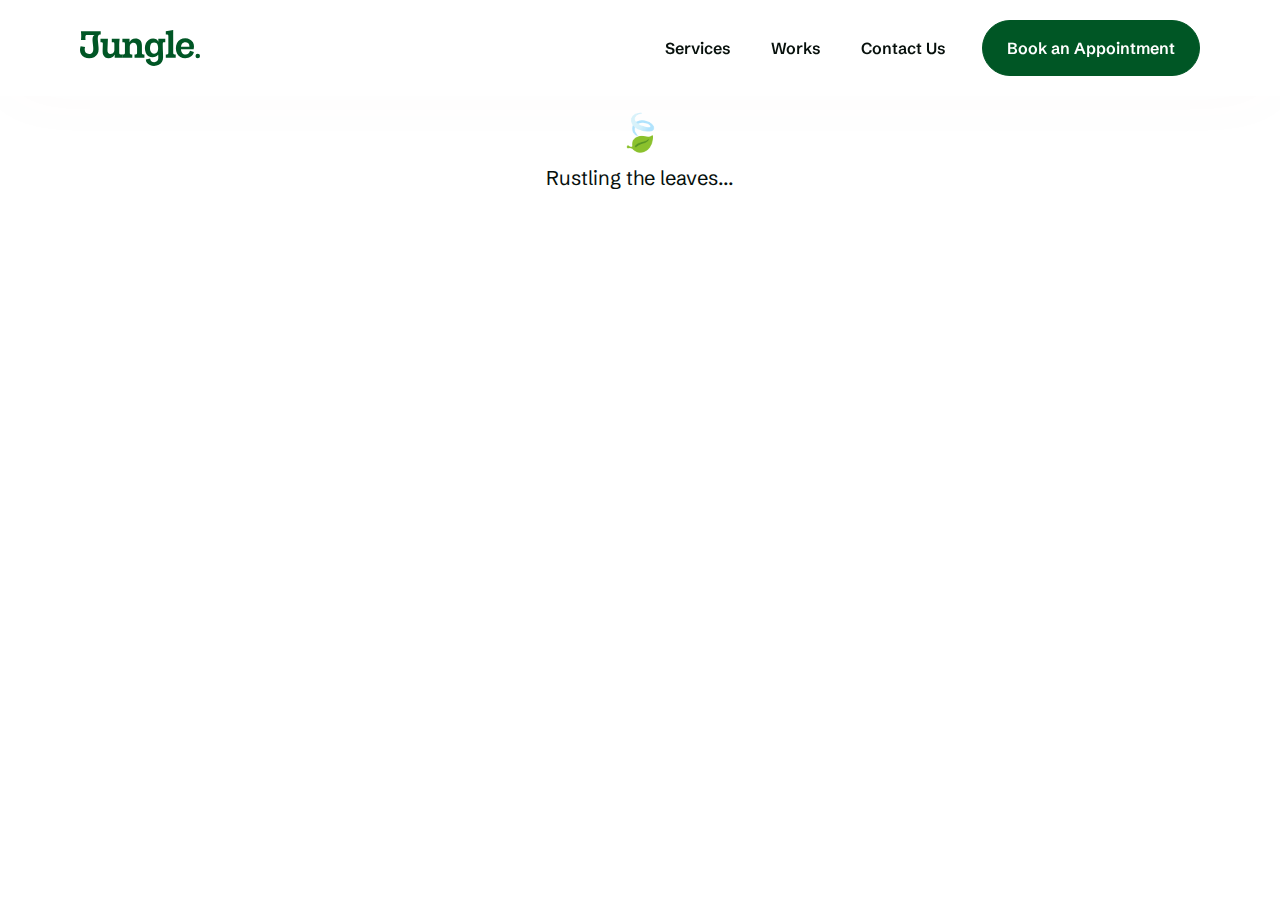
<file: works/makiya/index.html>
<!DOCTYPE html><html lang="en"> <head><meta charset="UTF-8"><meta name="viewport" content="width=device-width"><link rel="icon" href="/favicon.ico"><meta name="generator" content="Astro v5.16.15"><title>Jungle | Digital Agency Nepal</title><link rel="canonical" href="https://fromjungle.co/works/makiya/"><!-- SEO Tags --><meta name="title" content="Jungle | Digital Agency Nepal"><meta name="description" content="Jungle is a Nepal-based tech company helping serious businesses grow through branding, product design, and scalable technology solutions."><meta name="keywords" content="Jungle, technology, Nepal, tech in nepal, best companies in nepal, tech company, Jungle tech, Manish Raj Silwal, Ishan Dongol, Ronij Barahi, Sudarshan Subedi, Mahima Subedi, tech giants in Nepal"><meta name="robots" content="index, follow"><meta http-equiv="Content-Type" content="text/html; charset=utf-8"><meta name="language" content="English"><meta name="author" content="Jungle Tech"><!-- Open Graph Tags --><meta property="og:type" content="website"><meta property="og:url" content="https://fromjungle.co/works/makiya/"><meta property="og:title" content="Jungle | Digital Agency Nepal"><meta property="og:description" content="Jungle is a Nepal-based tech company helping serious businesses grow through branding, product design, and scalable technology solutions."><meta property="og:site_name" content="Jungle"><!-- Twitter Card Tags --><meta name="twitter:card" content="summary_large_image"><meta name="twitter:title" content="Jungle | Digital Agency Nepal"><meta name="twitter:description" content="Jungle is a Nepal-based tech company helping serious businesses grow through branding, product design, and scalable technology solutions."><!-- Clarity Setup --><script type="text/javascript">
			(function (c, l, a, r, i, t, y) {
				c[a] =
					c[a] ||
					function () {
						(c[a].q = c[a].q || []).push(arguments);
					};
				t = l.createElement(r);
				t.async = 1;
				t.src = "https://www.clarity.ms/tag/" + i;
				y = l.getElementsByTagName(r)[0];
				y.parentNode.insertBefore(t, y);
			})(window, document, "clarity", "script", "vfm3tb52l3");
		</script><link rel="stylesheet" href="/_astro/book-appointment.CbeaxUEo.css">
<link rel="stylesheet" href="/_astro/PDFViewer.ckWTUlWi.css"></head> <body>  <nav class="w-full px-6 md:px-20 fixed flex justify-between items-center"> <div class="left-side z-50"> <a href="/"> <svg id="Layer_1" data-name="Layer 1" viewBox="0 0 1286.49 384.05" width="120" height="40">
  <defs>
    <style>
      .cls-1 {
        fill: #005625;
      }
    </style>
  </defs>
  <g>
    <path class="cls-1" d="M47.45,290.8c-15-7.63-26.65-18.26-34.97-31.9-8.32-13.63-12.48-29.18-12.48-46.62,0-12.54,2.18-25.9,6.55-40.08l47.85,8.59c-2.73,9.27-4.1,18.54-4.1,27.81,0,14.72,4.02,26.25,12.07,34.56,8.04,8.32,19.56,12.47,34.57,12.47s26.3-4.43,33.94-13.29c7.63-8.86,11.45-22.15,11.45-39.88,0-8.18-.41-16.22-1.23-24.13-.81-7.91-1.78-16.9-2.87-26.99-1.09-8.18-2.04-16.63-2.86-25.35-.81-8.73-1.23-16.63-1.23-23.72,0-13.36,1.57-23.93,4.7-31.69,3.13-7.77,7.98-13.15,14.52-16.16v-2.46h-78.11c-6.28,0-10.77,1.64-13.51,4.91-2.72,3.27-4.09,8.59-4.09,15.95,0,10.09.54,21.41,1.63,33.94H10.22c1.91-14.17,2.87-28.63,2.87-43.35,0-16.9-1.09-34.21-3.27-51.94h212.27v36.4h-6.95c-8.46,0-14.66,3.28-18.61,9.82-3.96,6.55-5.93,16.91-5.93,31.09,0,6.82.4,14.87,1.23,24.13.81,9.27,1.77,18.4,2.86,27.4,1.37,12,2.52,23.51,3.47,34.56.95,11.04,1.44,21.75,1.44,32.11,0,18.81-4.23,35.38-12.68,49.69-8.46,14.32-20.39,25.5-35.79,33.54-15.41,8.04-33.06,12.07-52.97,12.07-18.81,0-35.72-3.82-50.71-11.45Z" />
    <path class="cls-1" d="M271.57,293.04c-9.55-5.86-16.84-14.32-21.88-25.35-5.05-11.04-7.43-24.06-7.15-39.06,0-9.82.13-18.06.4-24.75.28-6.68.55-14.79.83-24.33.54-9.82.81-18.95.81-27.4.26-5.73.14-10.09-.41-13.09-.55-3-1.91-5.32-4.09-6.95-2.19-1.64-5.73-2.46-10.64-2.46h-9.81v-36.4h79.75c-.55,15.82-1.37,34.09-2.46,54.8-1.09,25.09-1.91,46.62-2.46,64.62-.28,13.91,2.32,24.54,7.77,31.9,5.45,7.36,13.51,11.04,24.13,11.04,8.45,0,15.81-1.7,22.09-5.11,6.27-3.41,11.18-8.39,14.72-14.93,3.55-6.55,5.31-14.04,5.31-22.5v-61.76c0-8.18-1.15-13.83-3.47-16.97-2.32-3.13-6.48-4.7-12.48-4.7h-11.85v-36.4h84.25c-1.92,16.36-3.21,30.61-3.88,42.74-.69,12.13-.89,25.56-.61,40.29v63.39c0,8.18,1.15,13.84,3.47,16.97,2.32,3.14,6.34,4.7,12.07,4.7h20.6v36.4h-84.81v-33.95h-2.05c-4.64,11.45-12.82,20.66-24.53,27.61-11.73,6.95-24.95,10.43-39.67,10.43-13.09,0-24.41-2.93-33.95-8.8Z" />
    <path class="cls-1" d="M494.88,297.75h-40.5v-36.4h11.45c6,0,10.16-1.57,12.48-4.7,2.32-3.13,3.47-8.8,3.47-16.97v-88.35c0-8.18-1.15-13.83-3.47-16.97-2.32-3.13-6.48-4.7-12.48-4.7h-11.45v-36.4h76.48v35.58h2.05c3.54-12.27,10.84-21.95,21.88-29.04,11.04-7.09,24.2-10.63,39.47-10.63,21.54,0,38.51,7.02,50.92,21.06,12.4,14.05,18.61,33.2,18.61,57.47v71.98c0,8.18,1.09,13.84,3.27,16.97,2.18,3.14,6.14,4.7,11.86,4.7h11.86v36.4h-105.94v-36.4h11.86c5.73,0,9.67-1.57,11.85-4.7,2.18-3.13,3.28-8.8,3.28-16.97v-57.67c0-14.45-3.42-25.83-10.22-34.16-6.83-8.31-16.1-12.47-27.82-12.47-7.92,0-14.87,1.78-20.86,5.32-6,3.55-10.7,8.59-14.11,15.13-3.41,6.55-5.11,14.05-5.11,22.5v61.35c0,8.18,1.15,13.84,3.47,16.97,2.32,3.14,6.34,4.7,12.07,4.7h11.45v36.4h-65.84Z" />
    <path class="cls-1" d="M749.49,374.44c-13.49-6.41-24.21-14.93-32.11-25.56-7.91-10.64-11.85-22.23-11.85-34.77l47.04-9.4c-.28,11.45,3.67,20.86,11.85,28.22,8.18,7.37,18.67,11.04,31.5,11.04s23.24-3.88,31.29-11.65c8.03-7.77,12.07-17.93,12.07-30.47,0-18.81-.41-31.63-1.23-38.45h-2.05c-4.36,8.73-11.93,15.75-22.69,21.06-10.77,5.32-22.7,7.98-35.79,7.98-15.82,0-29.93-4.15-42.34-12.47-12.4-8.31-22.08-20.04-29.03-35.17-6.95-15.14-10.44-32.38-10.44-51.74s3.82-37.76,11.45-53.58c7.63-15.81,18.13-28.08,31.5-36.81,13.36-8.72,28.48-13.09,45.4-13.09,13.08,0,24.47,2.94,34.16,8.8,9.67,5.87,16.15,13.7,19.42,23.52h2.04v-28.63h74.44v36.4h-11.85c-5.73,0-9.68,1.57-11.86,4.7-2.19,3.14-3.27,8.8-3.27,16.97v8.18c0,17.18.54,39.13,1.63,65.85,1.37,28.09,2.05,50.04,2.05,65.84,0,19.08-3.96,35.58-11.86,49.49-7.92,13.9-19.16,24.6-33.74,32.11-14.59,7.49-31.84,11.25-51.74,11.25-15.82,0-30.47-3.21-43.97-9.61ZM817.37,246.42c6.68-4.77,11.73-11.66,15.14-20.66,3.41-9,5.11-19.63,5.11-31.9,0-13.09-1.7-24.2-5.11-33.33-3.41-9.13-8.38-16.16-14.92-21.06-6.55-4.91-14.46-7.36-23.73-7.36s-16.77,2.52-23.31,7.57c-6.55,5.05-11.53,12.13-14.93,21.26-3.41,9.14-5.11,19.98-5.11,32.52s1.7,22.9,5.11,31.9c3.41,9,8.38,15.95,14.93,20.86,6.54,4.91,14.17,7.36,22.9,7.36,9.26,0,17.24-2.38,23.92-7.15Z" />
    <path class="cls-1" d="M946,56.03c-.83-3-2.39-5.11-4.71-6.34-2.32-1.23-5.51-1.84-9.61-1.84h-11.86V11.45L999.17,0v82.62-16.77,173.82c0,8.18,1.15,13.84,3.48,16.97,2.31,3.14,6.33,4.7,12.06,4.7h11.45v36.4h-106.34v-36.4h11.45c6,0,10.16-1.57,12.48-4.7,2.32-3.13,3.48-8.8,3.48-16.97V69.12c0-5.73-.41-10.08-1.23-13.09Z" />
    <path class="cls-1" d="M1162.57,250.51c8.03-6.95,13.7-16.83,16.97-29.65l41.72,13.09c-5.73,21.26-16.84,37.97-33.34,50.1-16.5,12.13-36.46,18.2-59.92,18.2-19.9,0-37.42-4.37-52.55-13.09-15.14-8.72-26.86-21.27-35.17-37.63-8.33-16.36-12.48-35.31-12.48-56.85s4.15-40.28,12.48-56.23c8.31-15.95,20.1-28.22,35.37-36.81,15.27-8.59,33.27-12.88,53.99-12.88,17.99,0,34.01,3.68,48.05,11.04,14.05,7.37,24.95,17.73,32.73,31.09,7.77,13.36,11.65,28.77,11.65,46.22,0,9.55-1.37,19.23-4.09,29.04h-156.24v-28.63h129.24l-20.04,12.27c1.35-6.27,2.04-11.86,2.04-16.77,0-13.09-4.02-23.51-12.07-31.29-8.04-7.77-18.48-11.65-31.29-11.65-15.27,0-27,5.52-35.17,16.56-8.18,11.04-12.28,26.52-12.28,46.42v4.09c0,20.45,4.43,36.2,13.29,47.24,8.86,11.04,21.34,16.56,37.43,16.56,11.72,0,21.6-3.47,29.66-10.43Z" />
  </g>
  <circle class="cls-1" cx="1262.3" cy="278.26" r="24.19" />
</svg> </a> </div>  <div class="right-side hidden md:block"> <ul class="flex gap-8 items-center"> <li> <a href="/#services" class target="_self">Services</a> </li><li> <a href="/#works" class target="_self">Works</a> </li> <li> <a href="/contact" class target="_self">Contact Us</a> </li> <li> <a class="btn btn-primary btn-md " href="/book-appointment" target="_self">
Book an Appointment
</a> </li> </ul> </div>  <div class="md:hidden z-50"> <button id="menu-btn" class="text-neutral-black focus:outline-none p-2"> <svg xmlns="http://www.w3.org/2000/svg" fill="none" viewBox="0 0 24 24" stroke-width="1.5" stroke="currentColor" class="w-8 h-8"> <path stroke-linecap="round" stroke-linejoin="round" d="M3.75 6.75h16.5M3.75 12h16.5m-16.5 5.25h16.5"></path> </svg> </button> <button id="close-menu-btn" class="hidden text-neutral-black focus:outline-none p-2"> <svg xmlns="http://www.w3.org/2000/svg" fill="none" viewBox="0 0 24 24" stroke-width="1.5" stroke="currentColor" class="w-8 h-8"> <path stroke-linecap="round" stroke-linejoin="round" d="M6 18L18 6M6 6l12 12"></path> </svg> </button> </div>  <div id="mobile-menu" class="fixed inset-0 bg-theme-background w-full h-dvh flex-col justify-center items-center gap-10 hidden z-40"> <ul class="flex flex-col gap-8 items-center"> <li> <a href="/#services" class="mobile-link text-3xl font-medium text-neutral-black hover:text-theme-green transition-colors font-display"> Services </a> </li><li> <a href="/#works" class="mobile-link text-3xl font-medium text-neutral-black hover:text-theme-green transition-colors font-display"> Works </a> </li> <li> <a href="/contact" class="mobile-link text-3xl font-medium text-neutral-black hover:text-theme-green transition-colors font-display">
Contact Us
</a> </li> <li class="mt-4"> <a class="btn btn-primary btn-md mobile-link" href="/book-appointment" target="_self">
Book an Appointment
</a> </li> </ul> </div> </nav> <script type="module">document.addEventListener("astro:page-load",()=>{const d=document.getElementById("menu-btn"),n=document.getElementById("close-menu-btn"),e=document.getElementById("mobile-menu"),i=document.querySelectorAll(".mobile-link"),s=()=>{if(!e||!d||!n)return;e.classList.contains("hidden")?(e.classList.remove("hidden"),e.classList.add("flex"),d.classList.add("hidden"),n.classList.remove("hidden"),document.body.style.overflow="hidden"):(e.classList.add("hidden"),e.classList.remove("flex"),d.classList.remove("hidden"),n.classList.add("hidden"),document.body.style.overflow="")};d&&n&&(d.addEventListener("click",s),n.addEventListener("click",s),i.forEach(t=>t.addEventListener("click",()=>{s()})))});</script> <style>astro-island,astro-slot,astro-static-slot{display:contents}</style><script>(()=>{var e=async t=>{await(await t())()};(self.Astro||(self.Astro={})).only=e;window.dispatchEvent(new Event("astro:only"));})();</script><script>(()=>{var A=Object.defineProperty;var g=(i,o,a)=>o in i?A(i,o,{enumerable:!0,configurable:!0,writable:!0,value:a}):i[o]=a;var d=(i,o,a)=>g(i,typeof o!="symbol"?o+"":o,a);{let i={0:t=>m(t),1:t=>a(t),2:t=>new RegExp(t),3:t=>new Date(t),4:t=>new Map(a(t)),5:t=>new Set(a(t)),6:t=>BigInt(t),7:t=>new URL(t),8:t=>new Uint8Array(t),9:t=>new Uint16Array(t),10:t=>new Uint32Array(t),11:t=>1/0*t},o=t=>{let[l,e]=t;return l in i?i[l](e):void 0},a=t=>t.map(o),m=t=>typeof t!="object"||t===null?t:Object.fromEntries(Object.entries(t).map(([l,e])=>[l,o(e)]));class y extends HTMLElement{constructor(){super(...arguments);d(this,"Component");d(this,"hydrator");d(this,"hydrate",async()=>{var b;if(!this.hydrator||!this.isConnected)return;let e=(b=this.parentElement)==null?void 0:b.closest("astro-island[ssr]");if(e){e.addEventListener("astro:hydrate",this.hydrate,{once:!0});return}let c=this.querySelectorAll("astro-slot"),n={},h=this.querySelectorAll("template[data-astro-template]");for(let r of h){let s=r.closest(this.tagName);s!=null&&s.isSameNode(this)&&(n[r.getAttribute("data-astro-template")||"default"]=r.innerHTML,r.remove())}for(let r of c){let s=r.closest(this.tagName);s!=null&&s.isSameNode(this)&&(n[r.getAttribute("name")||"default"]=r.innerHTML)}let p;try{p=this.hasAttribute("props")?m(JSON.parse(this.getAttribute("props"))):{}}catch(r){let s=this.getAttribute("component-url")||"<unknown>",v=this.getAttribute("component-export");throw v&&(s+=` (export ${v})`),console.error(`[hydrate] Error parsing props for component ${s}`,this.getAttribute("props"),r),r}let u;await this.hydrator(this)(this.Component,p,n,{client:this.getAttribute("client")}),this.removeAttribute("ssr"),this.dispatchEvent(new CustomEvent("astro:hydrate"))});d(this,"unmount",()=>{this.isConnected||this.dispatchEvent(new CustomEvent("astro:unmount"))})}disconnectedCallback(){document.removeEventListener("astro:after-swap",this.unmount),document.addEventListener("astro:after-swap",this.unmount,{once:!0})}connectedCallback(){if(!this.hasAttribute("await-children")||document.readyState==="interactive"||document.readyState==="complete")this.childrenConnectedCallback();else{let e=()=>{document.removeEventListener("DOMContentLoaded",e),c.disconnect(),this.childrenConnectedCallback()},c=new MutationObserver(()=>{var n;((n=this.lastChild)==null?void 0:n.nodeType)===Node.COMMENT_NODE&&this.lastChild.nodeValue==="astro:end"&&(this.lastChild.remove(),e())});c.observe(this,{childList:!0}),document.addEventListener("DOMContentLoaded",e)}}async childrenConnectedCallback(){let e=this.getAttribute("before-hydration-url");e&&await import(e),this.start()}async start(){let e=JSON.parse(this.getAttribute("opts")),c=this.getAttribute("client");if(Astro[c]===void 0){window.addEventListener(`astro:${c}`,()=>this.start(),{once:!0});return}try{await Astro[c](async()=>{let n=this.getAttribute("renderer-url"),[h,{default:p}]=await Promise.all([import(this.getAttribute("component-url")),n?import(n):()=>()=>{}]),u=this.getAttribute("component-export")||"default";if(!u.includes("."))this.Component=h[u];else{this.Component=h;for(let f of u.split("."))this.Component=this.Component[f]}return this.hydrator=p,this.hydrate},e,this)}catch(n){console.error(`[astro-island] Error hydrating ${this.getAttribute("component-url")}`,n)}}attributeChangedCallback(){this.hydrate()}}d(y,"observedAttributes",["props"]),customElements.get("astro-island")||customElements.define("astro-island",y)}})();</script><astro-island uid="Z1QTHS2" component-url="/_astro/PDFViewer.tfAazKTn.js" component-export="default" renderer-url="/_astro/client.DHQl6hFp.js" props="{&quot;src&quot;:[0,&quot;https://fromjungle.co/pdf/makiya.pdf&quot;]}" ssr client="only" opts="{&quot;name&quot;:&quot;PDFViewer&quot;,&quot;value&quot;:&quot;react&quot;}"></astro-island>  <meta name="astro-view-transitions-enabled" content="true"><meta name="astro-view-transitions-fallback" content="animate"><script type="module" src="/_astro/ClientRouter.astro_astro_type_script_index_0_lang.CDGfc0hd.js"></script></body></html>
</file>
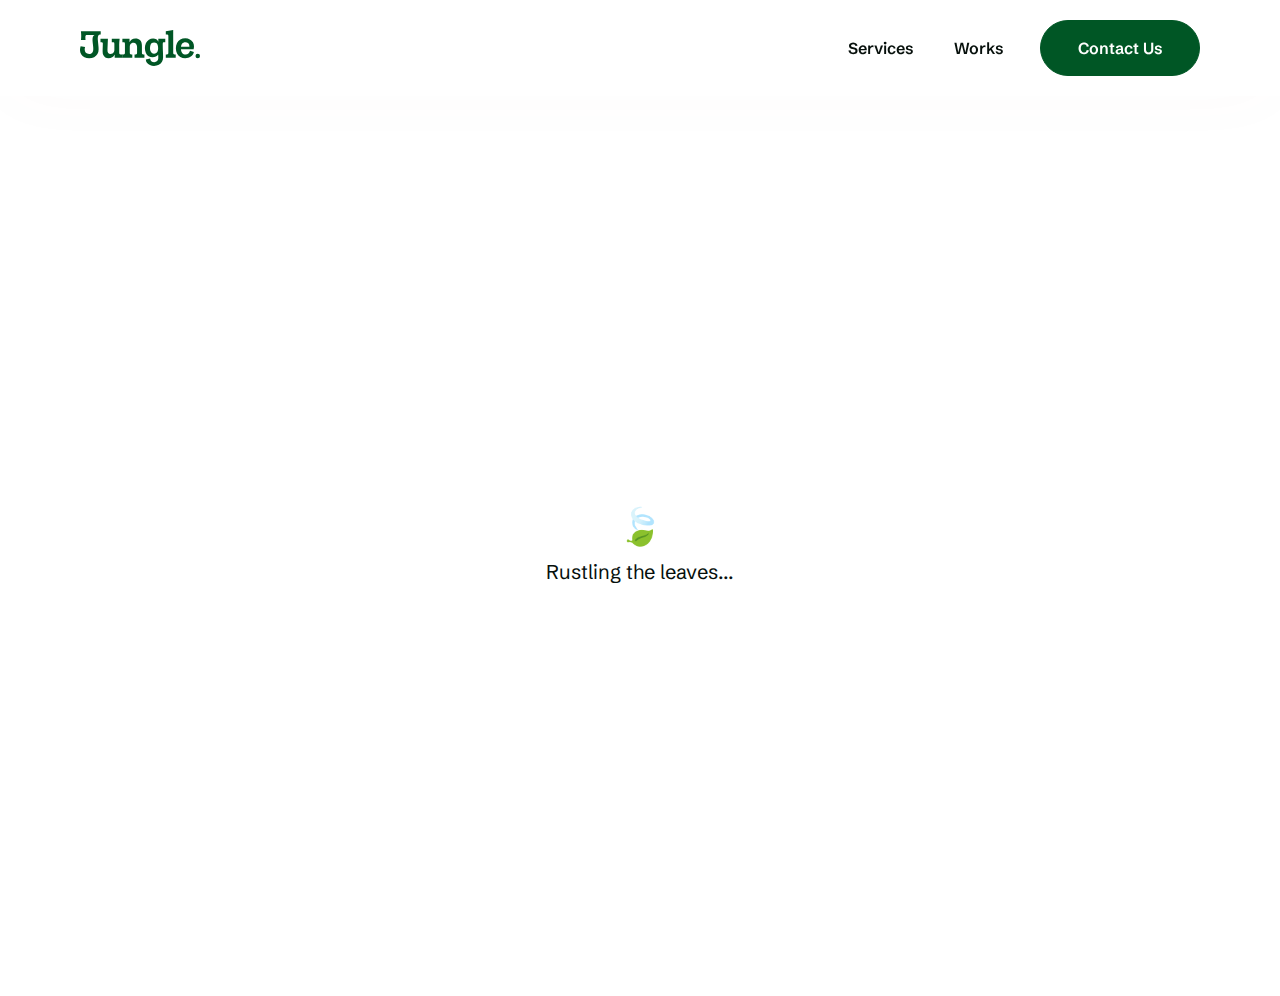
<file: works/ruby/index.html>
<!DOCTYPE html><html lang="en"> <head><meta charset="UTF-8"><meta name="viewport" content="width=device-width"><link rel="icon" href="/favicon.ico"><meta name="generator" content="Astro v5.16.15"><title>Jungle Tech</title><!-- SEO Tags --><meta name="title" content="Jungle Tech"><meta name="description" content="Jungle is a Nepal-based tech company helping serious businesses grow through branding, product design, and scalable technology solutions."><meta name="keywords" content="Jungle, technology, Nepal, tech in nepal, best companies in nepal, tech company, Jungle tech, Manish Raj Silwal, Ishan Dongol, Ronij Barahi, Sudarshan Subedi, Mahima Subedi, tech giants in Nepal"><meta name="robots" content="index, follow"><meta http-equiv="Content-Type" content="text/html; charset=utf-8"><meta name="language" content="English"><meta name="author" content="Jungle Tech"><!-- Clarity Setup --><script type="text/javascript">
			(function (c, l, a, r, i, t, y) {
				c[a] =
					c[a] ||
					function () {
						(c[a].q = c[a].q || []).push(arguments);
					};
				t = l.createElement(r);
				t.async = 1;
				t.src = "https://www.clarity.ms/tag/" + i;
				y = l.getElementsByTagName(r)[0];
				y.parentNode.insertBefore(t, y);
			})(window, document, "clarity", "script", "vfm3tb52l3");
		</script><link rel="stylesheet" href="/_astro/contact.DNk3KduO.css">
<link rel="stylesheet" href="/_astro/PDFViewer.ckWTUlWi.css"></head> <body>  <nav class="w-full px-6 md:px-20 fixed flex justify-between items-center"> <div class="left-side z-50"> <a href="/"> <svg id="Layer_1" data-name="Layer 1" viewBox="0 0 1286.49 384.05" width="120" height="40">
  <defs>
    <style>
      .cls-1 {
        fill: #005625;
      }
    </style>
  </defs>
  <g>
    <path class="cls-1" d="M47.45,290.8c-15-7.63-26.65-18.26-34.97-31.9-8.32-13.63-12.48-29.18-12.48-46.62,0-12.54,2.18-25.9,6.55-40.08l47.85,8.59c-2.73,9.27-4.1,18.54-4.1,27.81,0,14.72,4.02,26.25,12.07,34.56,8.04,8.32,19.56,12.47,34.57,12.47s26.3-4.43,33.94-13.29c7.63-8.86,11.45-22.15,11.45-39.88,0-8.18-.41-16.22-1.23-24.13-.81-7.91-1.78-16.9-2.87-26.99-1.09-8.18-2.04-16.63-2.86-25.35-.81-8.73-1.23-16.63-1.23-23.72,0-13.36,1.57-23.93,4.7-31.69,3.13-7.77,7.98-13.15,14.52-16.16v-2.46h-78.11c-6.28,0-10.77,1.64-13.51,4.91-2.72,3.27-4.09,8.59-4.09,15.95,0,10.09.54,21.41,1.63,33.94H10.22c1.91-14.17,2.87-28.63,2.87-43.35,0-16.9-1.09-34.21-3.27-51.94h212.27v36.4h-6.95c-8.46,0-14.66,3.28-18.61,9.82-3.96,6.55-5.93,16.91-5.93,31.09,0,6.82.4,14.87,1.23,24.13.81,9.27,1.77,18.4,2.86,27.4,1.37,12,2.52,23.51,3.47,34.56.95,11.04,1.44,21.75,1.44,32.11,0,18.81-4.23,35.38-12.68,49.69-8.46,14.32-20.39,25.5-35.79,33.54-15.41,8.04-33.06,12.07-52.97,12.07-18.81,0-35.72-3.82-50.71-11.45Z" />
    <path class="cls-1" d="M271.57,293.04c-9.55-5.86-16.84-14.32-21.88-25.35-5.05-11.04-7.43-24.06-7.15-39.06,0-9.82.13-18.06.4-24.75.28-6.68.55-14.79.83-24.33.54-9.82.81-18.95.81-27.4.26-5.73.14-10.09-.41-13.09-.55-3-1.91-5.32-4.09-6.95-2.19-1.64-5.73-2.46-10.64-2.46h-9.81v-36.4h79.75c-.55,15.82-1.37,34.09-2.46,54.8-1.09,25.09-1.91,46.62-2.46,64.62-.28,13.91,2.32,24.54,7.77,31.9,5.45,7.36,13.51,11.04,24.13,11.04,8.45,0,15.81-1.7,22.09-5.11,6.27-3.41,11.18-8.39,14.72-14.93,3.55-6.55,5.31-14.04,5.31-22.5v-61.76c0-8.18-1.15-13.83-3.47-16.97-2.32-3.13-6.48-4.7-12.48-4.7h-11.85v-36.4h84.25c-1.92,16.36-3.21,30.61-3.88,42.74-.69,12.13-.89,25.56-.61,40.29v63.39c0,8.18,1.15,13.84,3.47,16.97,2.32,3.14,6.34,4.7,12.07,4.7h20.6v36.4h-84.81v-33.95h-2.05c-4.64,11.45-12.82,20.66-24.53,27.61-11.73,6.95-24.95,10.43-39.67,10.43-13.09,0-24.41-2.93-33.95-8.8Z" />
    <path class="cls-1" d="M494.88,297.75h-40.5v-36.4h11.45c6,0,10.16-1.57,12.48-4.7,2.32-3.13,3.47-8.8,3.47-16.97v-88.35c0-8.18-1.15-13.83-3.47-16.97-2.32-3.13-6.48-4.7-12.48-4.7h-11.45v-36.4h76.48v35.58h2.05c3.54-12.27,10.84-21.95,21.88-29.04,11.04-7.09,24.2-10.63,39.47-10.63,21.54,0,38.51,7.02,50.92,21.06,12.4,14.05,18.61,33.2,18.61,57.47v71.98c0,8.18,1.09,13.84,3.27,16.97,2.18,3.14,6.14,4.7,11.86,4.7h11.86v36.4h-105.94v-36.4h11.86c5.73,0,9.67-1.57,11.85-4.7,2.18-3.13,3.28-8.8,3.28-16.97v-57.67c0-14.45-3.42-25.83-10.22-34.16-6.83-8.31-16.1-12.47-27.82-12.47-7.92,0-14.87,1.78-20.86,5.32-6,3.55-10.7,8.59-14.11,15.13-3.41,6.55-5.11,14.05-5.11,22.5v61.35c0,8.18,1.15,13.84,3.47,16.97,2.32,3.14,6.34,4.7,12.07,4.7h11.45v36.4h-65.84Z" />
    <path class="cls-1" d="M749.49,374.44c-13.49-6.41-24.21-14.93-32.11-25.56-7.91-10.64-11.85-22.23-11.85-34.77l47.04-9.4c-.28,11.45,3.67,20.86,11.85,28.22,8.18,7.37,18.67,11.04,31.5,11.04s23.24-3.88,31.29-11.65c8.03-7.77,12.07-17.93,12.07-30.47,0-18.81-.41-31.63-1.23-38.45h-2.05c-4.36,8.73-11.93,15.75-22.69,21.06-10.77,5.32-22.7,7.98-35.79,7.98-15.82,0-29.93-4.15-42.34-12.47-12.4-8.31-22.08-20.04-29.03-35.17-6.95-15.14-10.44-32.38-10.44-51.74s3.82-37.76,11.45-53.58c7.63-15.81,18.13-28.08,31.5-36.81,13.36-8.72,28.48-13.09,45.4-13.09,13.08,0,24.47,2.94,34.16,8.8,9.67,5.87,16.15,13.7,19.42,23.52h2.04v-28.63h74.44v36.4h-11.85c-5.73,0-9.68,1.57-11.86,4.7-2.19,3.14-3.27,8.8-3.27,16.97v8.18c0,17.18.54,39.13,1.63,65.85,1.37,28.09,2.05,50.04,2.05,65.84,0,19.08-3.96,35.58-11.86,49.49-7.92,13.9-19.16,24.6-33.74,32.11-14.59,7.49-31.84,11.25-51.74,11.25-15.82,0-30.47-3.21-43.97-9.61ZM817.37,246.42c6.68-4.77,11.73-11.66,15.14-20.66,3.41-9,5.11-19.63,5.11-31.9,0-13.09-1.7-24.2-5.11-33.33-3.41-9.13-8.38-16.16-14.92-21.06-6.55-4.91-14.46-7.36-23.73-7.36s-16.77,2.52-23.31,7.57c-6.55,5.05-11.53,12.13-14.93,21.26-3.41,9.14-5.11,19.98-5.11,32.52s1.7,22.9,5.11,31.9c3.41,9,8.38,15.95,14.93,20.86,6.54,4.91,14.17,7.36,22.9,7.36,9.26,0,17.24-2.38,23.92-7.15Z" />
    <path class="cls-1" d="M946,56.03c-.83-3-2.39-5.11-4.71-6.34-2.32-1.23-5.51-1.84-9.61-1.84h-11.86V11.45L999.17,0v82.62-16.77,173.82c0,8.18,1.15,13.84,3.48,16.97,2.31,3.14,6.33,4.7,12.06,4.7h11.45v36.4h-106.34v-36.4h11.45c6,0,10.16-1.57,12.48-4.7,2.32-3.13,3.48-8.8,3.48-16.97V69.12c0-5.73-.41-10.08-1.23-13.09Z" />
    <path class="cls-1" d="M1162.57,250.51c8.03-6.95,13.7-16.83,16.97-29.65l41.72,13.09c-5.73,21.26-16.84,37.97-33.34,50.1-16.5,12.13-36.46,18.2-59.92,18.2-19.9,0-37.42-4.37-52.55-13.09-15.14-8.72-26.86-21.27-35.17-37.63-8.33-16.36-12.48-35.31-12.48-56.85s4.15-40.28,12.48-56.23c8.31-15.95,20.1-28.22,35.37-36.81,15.27-8.59,33.27-12.88,53.99-12.88,17.99,0,34.01,3.68,48.05,11.04,14.05,7.37,24.95,17.73,32.73,31.09,7.77,13.36,11.65,28.77,11.65,46.22,0,9.55-1.37,19.23-4.09,29.04h-156.24v-28.63h129.24l-20.04,12.27c1.35-6.27,2.04-11.86,2.04-16.77,0-13.09-4.02-23.51-12.07-31.29-8.04-7.77-18.48-11.65-31.29-11.65-15.27,0-27,5.52-35.17,16.56-8.18,11.04-12.28,26.52-12.28,46.42v4.09c0,20.45,4.43,36.2,13.29,47.24,8.86,11.04,21.34,16.56,37.43,16.56,11.72,0,21.6-3.47,29.66-10.43Z" />
  </g>
  <circle class="cls-1" cx="1262.3" cy="278.26" r="24.19" />
</svg> </a> </div>  <div class="right-side hidden md:block"> <ul class="flex gap-8 items-center"> <li> <a href="/#services" class target="_self">Services</a> </li><li> <a href="/#works" class target="_self">Works</a> </li> <li> <a class="btn btn-primary btn-md " href="/contact" target="_self">Contact Us</a> </li> </ul> </div>  <div class="md:hidden z-50"> <button id="menu-btn" class="text-neutral-black focus:outline-none p-2"> <svg xmlns="http://www.w3.org/2000/svg" fill="none" viewBox="0 0 24 24" stroke-width="1.5" stroke="currentColor" class="w-8 h-8"> <path stroke-linecap="round" stroke-linejoin="round" d="M3.75 6.75h16.5M3.75 12h16.5m-16.5 5.25h16.5"></path> </svg> </button> <button id="close-menu-btn" class="hidden text-neutral-black focus:outline-none p-2"> <svg xmlns="http://www.w3.org/2000/svg" fill="none" viewBox="0 0 24 24" stroke-width="1.5" stroke="currentColor" class="w-8 h-8"> <path stroke-linecap="round" stroke-linejoin="round" d="M6 18L18 6M6 6l12 12"></path> </svg> </button> </div>  <div id="mobile-menu" class="fixed inset-0 bg-theme-background w-full h-dvh flex-col justify-center items-center gap-10 hidden z-40"> <ul class="flex flex-col gap-8 items-center"> <li> <a href="/#services" class="mobile-link text-3xl font-medium text-neutral-black hover:text-theme-green transition-colors font-display"> Services </a> </li><li> <a href="/#works" class="mobile-link text-3xl font-medium text-neutral-black hover:text-theme-green transition-colors font-display"> Works </a> </li> <li class="mt-4"> <a class="btn btn-primary btn-md mobile-link" href="/contact" target="_self">Contact Us</a> </li> </ul> </div> </nav> <script type="module">document.addEventListener("astro:page-load",()=>{const d=document.getElementById("menu-btn"),n=document.getElementById("close-menu-btn"),e=document.getElementById("mobile-menu"),i=document.querySelectorAll(".mobile-link"),s=()=>{if(!e||!d||!n)return;e.classList.contains("hidden")?(e.classList.remove("hidden"),e.classList.add("flex"),d.classList.add("hidden"),n.classList.remove("hidden"),document.body.style.overflow="hidden"):(e.classList.add("hidden"),e.classList.remove("flex"),d.classList.remove("hidden"),n.classList.add("hidden"),document.body.style.overflow="")};d&&n&&(d.addEventListener("click",s),n.addEventListener("click",s),i.forEach(t=>t.addEventListener("click",()=>{s()})))});</script> <style>astro-island,astro-slot,astro-static-slot{display:contents}</style><script>(()=>{var e=async t=>{await(await t())()};(self.Astro||(self.Astro={})).only=e;window.dispatchEvent(new Event("astro:only"));})();</script><script>(()=>{var A=Object.defineProperty;var g=(i,o,a)=>o in i?A(i,o,{enumerable:!0,configurable:!0,writable:!0,value:a}):i[o]=a;var d=(i,o,a)=>g(i,typeof o!="symbol"?o+"":o,a);{let i={0:t=>m(t),1:t=>a(t),2:t=>new RegExp(t),3:t=>new Date(t),4:t=>new Map(a(t)),5:t=>new Set(a(t)),6:t=>BigInt(t),7:t=>new URL(t),8:t=>new Uint8Array(t),9:t=>new Uint16Array(t),10:t=>new Uint32Array(t),11:t=>1/0*t},o=t=>{let[l,e]=t;return l in i?i[l](e):void 0},a=t=>t.map(o),m=t=>typeof t!="object"||t===null?t:Object.fromEntries(Object.entries(t).map(([l,e])=>[l,o(e)]));class y extends HTMLElement{constructor(){super(...arguments);d(this,"Component");d(this,"hydrator");d(this,"hydrate",async()=>{var b;if(!this.hydrator||!this.isConnected)return;let e=(b=this.parentElement)==null?void 0:b.closest("astro-island[ssr]");if(e){e.addEventListener("astro:hydrate",this.hydrate,{once:!0});return}let c=this.querySelectorAll("astro-slot"),n={},h=this.querySelectorAll("template[data-astro-template]");for(let r of h){let s=r.closest(this.tagName);s!=null&&s.isSameNode(this)&&(n[r.getAttribute("data-astro-template")||"default"]=r.innerHTML,r.remove())}for(let r of c){let s=r.closest(this.tagName);s!=null&&s.isSameNode(this)&&(n[r.getAttribute("name")||"default"]=r.innerHTML)}let p;try{p=this.hasAttribute("props")?m(JSON.parse(this.getAttribute("props"))):{}}catch(r){let s=this.getAttribute("component-url")||"<unknown>",v=this.getAttribute("component-export");throw v&&(s+=` (export ${v})`),console.error(`[hydrate] Error parsing props for component ${s}`,this.getAttribute("props"),r),r}let u;await this.hydrator(this)(this.Component,p,n,{client:this.getAttribute("client")}),this.removeAttribute("ssr"),this.dispatchEvent(new CustomEvent("astro:hydrate"))});d(this,"unmount",()=>{this.isConnected||this.dispatchEvent(new CustomEvent("astro:unmount"))})}disconnectedCallback(){document.removeEventListener("astro:after-swap",this.unmount),document.addEventListener("astro:after-swap",this.unmount,{once:!0})}connectedCallback(){if(!this.hasAttribute("await-children")||document.readyState==="interactive"||document.readyState==="complete")this.childrenConnectedCallback();else{let e=()=>{document.removeEventListener("DOMContentLoaded",e),c.disconnect(),this.childrenConnectedCallback()},c=new MutationObserver(()=>{var n;((n=this.lastChild)==null?void 0:n.nodeType)===Node.COMMENT_NODE&&this.lastChild.nodeValue==="astro:end"&&(this.lastChild.remove(),e())});c.observe(this,{childList:!0}),document.addEventListener("DOMContentLoaded",e)}}async childrenConnectedCallback(){let e=this.getAttribute("before-hydration-url");e&&await import(e),this.start()}async start(){let e=JSON.parse(this.getAttribute("opts")),c=this.getAttribute("client");if(Astro[c]===void 0){window.addEventListener(`astro:${c}`,()=>this.start(),{once:!0});return}try{await Astro[c](async()=>{let n=this.getAttribute("renderer-url"),[h,{default:p}]=await Promise.all([import(this.getAttribute("component-url")),n?import(n):()=>()=>{}]),u=this.getAttribute("component-export")||"default";if(!u.includes("."))this.Component=h[u];else{this.Component=h;for(let f of u.split("."))this.Component=this.Component[f]}return this.hydrator=p,this.hydrate},e,this)}catch(n){console.error(`[astro-island] Error hydrating ${this.getAttribute("component-url")}`,n)}}attributeChangedCallback(){this.hydrate()}}d(y,"observedAttributes",["props"]),customElements.get("astro-island")||customElements.define("astro-island",y)}})();</script><astro-island uid="Z2qfeTl" component-url="/_astro/PDFViewer.C5h7p0SD.js" component-export="default" renderer-url="/_astro/client.DHQl6hFp.js" props="{&quot;src&quot;:[0,&quot;https://jungle-technologies.github.io/pdf/ruby.pdf&quot;]}" ssr client="only" opts="{&quot;name&quot;:&quot;PDFViewer&quot;,&quot;value&quot;:&quot;react&quot;}"></astro-island>  <meta name="astro-view-transitions-enabled" content="true"><meta name="astro-view-transitions-fallback" content="animate"><script type="module" src="/_astro/ClientRouter.astro_astro_type_script_index_0_lang.CDGfc0hd.js"></script></body></html>
</file>
<file: _astro/PDFViewer.ckWTUlWi.css>
.messageBar{--closing-button-icon:url("data:image/svg+xml,%3csvg%20width='16'%20height='16'%20viewBox='0%200%2016%2016'%20fill='none'%20xmlns='http://www.w3.org/2000/svg'%3e%3cpath%20d='M7.85822%208.84922L4.85322%2011.8542C4.75891%2011.9453%204.63261%2011.9957%204.50151%2011.9946C4.37042%2011.9934%204.24501%2011.9408%204.15231%2011.8481C4.0596%2011.7554%204.00702%2011.63%204.00588%2011.4989C4.00474%2011.3678%204.05514%2011.2415%204.14622%2011.1472L7.15122%208.14222V7.85922L4.14622%204.85322C4.05514%204.75891%204.00474%204.63261%204.00588%204.50151C4.00702%204.37042%204.0596%204.24501%204.15231%204.15231C4.24501%204.0596%204.37042%204.00702%204.50151%204.00588C4.63261%204.00474%204.75891%204.05514%204.85322%204.14622L7.85822%207.15122H8.14122L11.1462%204.14622C11.2405%204.05514%2011.3668%204.00474%2011.4979%204.00588C11.629%204.00702%2011.7544%204.0596%2011.8471%204.15231C11.9398%204.24501%2011.9924%204.37042%2011.9936%204.50151C11.9947%204.63261%2011.9443%204.75891%2011.8532%204.85322L8.84822%207.85922V8.14222L11.8532%2011.1472C11.9443%2011.2415%2011.9947%2011.3678%2011.9936%2011.4989C11.9924%2011.63%2011.9398%2011.7554%2011.8471%2011.8481C11.7544%2011.9408%2011.629%2011.9934%2011.4979%2011.9946C11.3668%2011.9957%2011.2405%2011.9453%2011.1462%2011.8542L8.14122%208.84922L8.14222%208.85022L7.85822%208.84922Z'%20fill='black'/%3e%3c/svg%3e");--message-bar-close-button-color:var(--text-primary-color);--message-bar-close-button-color-hover:var(--text-primary-color);--message-bar-close-button-border-radius:4px;--message-bar-close-button-border:none;--csstools-light-dark-toggle--0:var(--csstools-color-scheme--light) rgb(251 251 254 / .14);--message-bar-close-button-hover-bg-color:var(--csstools-light-dark-toggle--0, rgb(21 20 26 / .14));--csstools-light-dark-toggle--1:var(--csstools-color-scheme--light) rgb(251 251 254 / .21);--message-bar-close-button-active-bg-color:var(--csstools-light-dark-toggle--1, rgb(21 20 26 / .21));--csstools-light-dark-toggle--2:var(--csstools-color-scheme--light) rgb(251 251 254 / .07);--message-bar-close-button-focus-bg-color:var(--csstools-light-dark-toggle--2, rgb(21 20 26 / .07))}@supports (color: light-dark(red,red)) and (color: rgb(0 0 0 / 0)){.messageBar{--message-bar-close-button-hover-bg-color:light-dark( rgb(21 20 26 / .14), rgb(251 251 254 / .14) );--message-bar-close-button-active-bg-color:light-dark( rgb(21 20 26 / .21), rgb(251 251 254 / .21) );--message-bar-close-button-focus-bg-color:light-dark( rgb(21 20 26 / .07), rgb(251 251 254 / .07) )}}@supports not (color: light-dark(tan,tan)){.messageBar *{--csstools-light-dark-toggle--0:var(--csstools-color-scheme--light) rgb(251 251 254 / .14);--message-bar-close-button-hover-bg-color:var(--csstools-light-dark-toggle--0, rgb(21 20 26 / .14));--csstools-light-dark-toggle--1:var(--csstools-color-scheme--light) rgb(251 251 254 / .21);--message-bar-close-button-active-bg-color:var(--csstools-light-dark-toggle--1, rgb(21 20 26 / .21));--csstools-light-dark-toggle--2:var(--csstools-color-scheme--light) rgb(251 251 254 / .07);--message-bar-close-button-focus-bg-color:var(--csstools-light-dark-toggle--2, rgb(21 20 26 / .07))}}@media screen and (forced-colors:active){.messageBar{--message-bar-close-button-color:ButtonText;--message-bar-close-button-border:1px solid ButtonText;--message-bar-close-button-hover-bg-color:ButtonText;--message-bar-close-button-active-bg-color:ButtonText;--message-bar-close-button-focus-bg-color:ButtonText;--message-bar-close-button-color-hover:HighlightText}}.messageBar{display:flex;position:relative;padding:8px 8px 8px 16px;flex-direction:column;justify-content:center;align-items:center;gap:8px;-webkit-user-select:none;-moz-user-select:none;user-select:none;border-radius:4px;border:1px solid var(--message-bar-border-color);background:var(--message-bar-bg-color);color:var(--message-bar-fg-color)}.messageBar>div{display:flex;align-items:flex-start;gap:8px;align-self:stretch}:is(.messageBar>div):before{content:"";display:inline-block;width:16px;height:16px;-webkit-mask-image:var(--message-bar-icon);mask-image:var(--message-bar-icon);-webkit-mask-size:cover;mask-size:cover;background-color:var(--message-bar-icon-color);flex-shrink:0}.messageBar button{cursor:pointer}:is(.messageBar button):focus-visible{outline:var(--focus-ring-outline);outline-offset:2px}.messageBar .closeButton{width:32px;height:32px;background:none;border-radius:var(--message-bar-close-button-border-radius);border:var(--message-bar-close-button-border);display:flex;align-items:center;justify-content:center}:is(.messageBar .closeButton):before{content:"";display:inline-block;width:16px;height:16px;-webkit-mask-image:var(--closing-button-icon);mask-image:var(--closing-button-icon);-webkit-mask-size:cover;mask-size:cover;background-color:var(--message-bar-close-button-color)}:is(.messageBar .closeButton):is(:hover,:active,:focus):before{background-color:var(--message-bar-close-button-color-hover)}:is(.messageBar .closeButton):hover{background-color:var(--message-bar-close-button-hover-bg-color)}:is(.messageBar .closeButton):active{background-color:var(--message-bar-close-button-active-bg-color)}:is(.messageBar .closeButton):focus{background-color:var(--message-bar-close-button-focus-bg-color)}:is(.messageBar .closeButton)>span{display:inline-block;width:0;height:0;overflow:hidden}#editorUndoBar{--csstools-light-dark-toggle--3:var(--csstools-color-scheme--light) #fbfbfe;--text-primary-color:var(--csstools-light-dark-toggle--3, #15141a);--message-bar-icon:url("data:image/svg+xml,%3csvg%20width='16'%20height='16'%20viewBox='0%200%2016%2016'%20fill='none'%20xmlns='http://www.w3.org/2000/svg'%3e%3cpath%20d='M7.625%200.5C6.64009%200.5%205.66482%200.693993%204.75487%201.0709C3.84493%201.44781%203.01814%202.00026%202.3217%202.6967C1.62526%203.39314%201.07281%204.21993%200.695904%205.12987C0.318993%206.03982%200.125%207.01509%200.125%208C0.125%208.98491%200.318993%209.96018%200.695904%2010.8701C1.07281%2011.7801%201.62526%2012.6069%202.3217%2013.3033C3.01814%2013.9997%203.84493%2014.5522%204.75487%2014.9291C5.66482%2015.306%206.64009%2015.5%207.625%2015.5C9.61412%2015.5%2011.5218%2014.7098%2012.9283%2013.3033C14.3348%2011.8968%2015.125%209.98912%2015.125%208C15.125%206.01088%2014.3348%204.10322%2012.9283%202.6967C11.5218%201.29018%209.61412%200.5%207.625%200.5ZM8.25%2011.375C8.25%2011.5408%208.18415%2011.6997%208.06694%2011.8169C7.94973%2011.9342%207.79076%2012%207.625%2012C7.45924%2012%207.30027%2011.9342%207.18306%2011.8169C7.06585%2011.6997%207%2011.5408%207%2011.375V6.938C7%206.77224%207.06585%206.61327%207.18306%206.49606C7.30027%206.37885%207.45924%206.313%207.625%206.313C7.79076%206.313%207.94973%206.37885%208.06694%206.49606C8.18415%206.61327%208.25%206.77224%208.25%206.938V11.375ZM8.25%205L8%205.25H7.25L7%205V4.25L7.25%204H8L8.25%204.25V5Z'%20fill='black'%20/%3e%3c/svg%3e");--csstools-light-dark-toggle--4:var(--csstools-color-scheme--light) #73a7f3;--message-bar-icon-color:var(--csstools-light-dark-toggle--4, #0060df);--csstools-light-dark-toggle--5:var(--csstools-color-scheme--light) #003070;--message-bar-bg-color:var(--csstools-light-dark-toggle--5, #deeafc);--message-bar-fg-color:var(--text-primary-color);--csstools-light-dark-toggle--6:var(--csstools-color-scheme--light) rgb(255 255 255 / .08);--message-bar-border-color:var(--csstools-light-dark-toggle--6, rgb(0 0 0 / .08));--csstools-light-dark-toggle--7:var(--csstools-color-scheme--light) rgb(255 255 255 / .08);--undo-button-bg-color:var(--csstools-light-dark-toggle--7, rgb(21 20 26 / .07));--csstools-light-dark-toggle--8:var(--csstools-color-scheme--light) rgb(255 255 255 / .14);--undo-button-bg-color-hover:var(--csstools-light-dark-toggle--8, rgb(21 20 26 / .14));--csstools-light-dark-toggle--9:var(--csstools-color-scheme--light) rgb(255 255 255 / .21);--undo-button-bg-color-active:var(--csstools-light-dark-toggle--9, rgb(21 20 26 / .21));--csstools-light-dark-toggle--10:var(--csstools-color-scheme--light) #0df;--undo-button-border:1px solid var(--csstools-light-dark-toggle--10, #0060df);--undo-button-fg-color:var(--message-bar-fg-color);--undo-button-fg-color-hover:var(--undo-button-fg-color);--undo-button-fg-color-active:var(--undo-button-fg-color)}@supports (color: light-dark(red,red)){#editorUndoBar{--text-primary-color:light-dark(#15141a, #fbfbfe);--message-bar-icon-color:light-dark(#0060df, #73a7f3);--message-bar-bg-color:light-dark(#deeafc, #003070)}}@supports (color: light-dark(red,red)) and (color: rgb(0 0 0 / 0)){#editorUndoBar{--message-bar-border-color:light-dark( rgb(0 0 0 / .08), rgb(255 255 255 / .08) );--undo-button-bg-color:light-dark( rgb(21 20 26 / .07), rgb(255 255 255 / .08) );--undo-button-bg-color-hover:light-dark( rgb(21 20 26 / .14), rgb(255 255 255 / .14) );--undo-button-bg-color-active:light-dark( rgb(21 20 26 / .21), rgb(255 255 255 / .21) )}}@supports (color: light-dark(red,red)){#editorUndoBar{--undo-button-border:1px solid light-dark(#0060df, #0df)}}@supports not (color: light-dark(tan,tan)){#editorUndoBar *{--csstools-light-dark-toggle--3:var(--csstools-color-scheme--light) #fbfbfe;--text-primary-color:var(--csstools-light-dark-toggle--3, #15141a);--csstools-light-dark-toggle--4:var(--csstools-color-scheme--light) #73a7f3;--message-bar-icon-color:var(--csstools-light-dark-toggle--4, #0060df);--csstools-light-dark-toggle--5:var(--csstools-color-scheme--light) #003070;--message-bar-bg-color:var(--csstools-light-dark-toggle--5, #deeafc);--csstools-light-dark-toggle--6:var(--csstools-color-scheme--light) rgb(255 255 255 / .08);--message-bar-border-color:var(--csstools-light-dark-toggle--6, rgb(0 0 0 / .08));--csstools-light-dark-toggle--7:var(--csstools-color-scheme--light) rgb(255 255 255 / .08);--undo-button-bg-color:var(--csstools-light-dark-toggle--7, rgb(21 20 26 / .07));--csstools-light-dark-toggle--8:var(--csstools-color-scheme--light) rgb(255 255 255 / .14);--undo-button-bg-color-hover:var(--csstools-light-dark-toggle--8, rgb(21 20 26 / .14));--csstools-light-dark-toggle--9:var(--csstools-color-scheme--light) rgb(255 255 255 / .21);--undo-button-bg-color-active:var(--csstools-light-dark-toggle--9, rgb(21 20 26 / .21));--csstools-light-dark-toggle--10:var(--csstools-color-scheme--light) #0df;--undo-button-border:1px solid var(--csstools-light-dark-toggle--10, #0060df)}}@media screen and (forced-colors:active){#editorUndoBar{--text-primary-color:CanvasText;--message-bar-icon-color:CanvasText;--message-bar-bg-color:Canvas;--message-bar-border-color:CanvasText;--undo-button-bg-color:ButtonText;--undo-button-bg-color-hover:SelectedItem;--undo-button-bg-color-active:SelectedItem;--undo-button-fg-color:ButtonFace;--undo-button-fg-color-hover:SelectedItemText;--undo-button-fg-color-active:SelectedItemText;--undo-button-border:none}}#editorUndoBar{position:fixed;top:50px;left:50%;transform:translate(-50%);z-index:10;padding-block:8px;padding-inline:16px 8px;font:menu;font-size:15px;cursor:default}#editorUndoBar button{cursor:pointer}#editorUndoBar #editorUndoBarUndoButton{border-radius:4px;font-weight:590;line-height:19.5px;color:var(--undo-button-fg-color);border:var(--undo-button-border);padding:4px 16px;margin-inline-start:8px;height:32px;background-color:var(--undo-button-bg-color)}:is(#editorUndoBar #editorUndoBarUndoButton):hover{background-color:var(--undo-button-bg-color-hover);color:var(--undo-button-fg-color-hover)}:is(#editorUndoBar #editorUndoBarUndoButton):active{background-color:var(--undo-button-bg-color-active);color:var(--undo-button-fg-color-active)}#editorUndoBar>div{align-items:center}.dialog{--csstools-light-dark-toggle--11:var(--csstools-color-scheme--light) #1c1b22;--dialog-bg-color:var(--csstools-light-dark-toggle--11, white);--csstools-light-dark-toggle--12:var(--csstools-color-scheme--light) #1c1b22;--dialog-border-color:var(--csstools-light-dark-toggle--12, white);--csstools-light-dark-toggle--13:var(--csstools-color-scheme--light) #15141a;--dialog-shadow:0 2px 14px 0 var(--csstools-light-dark-toggle--13, rgb(58 57 68 / .2));--csstools-light-dark-toggle--14:var(--csstools-color-scheme--light) #fbfbfe;--text-primary-color:var(--csstools-light-dark-toggle--14, #15141a);--csstools-light-dark-toggle--15:var(--csstools-color-scheme--light) #cfcfd8;--text-secondary-color:var(--csstools-light-dark-toggle--15, #5b5b66);--hover-filter:brightness(.9);--csstools-light-dark-toggle--16:var(--csstools-color-scheme--light) #0df;--link-fg-color:var(--csstools-light-dark-toggle--16, #0060df);--csstools-light-dark-toggle--17:var(--csstools-color-scheme--light) #80ebff;--link-hover-fg-color:var(--csstools-light-dark-toggle--17, #0250bb);--csstools-light-dark-toggle--18:var(--csstools-color-scheme--light) #52525e;--separator-color:var(--csstools-light-dark-toggle--18, #f0f0f4);--textarea-border-color:#8f8f9d;--csstools-light-dark-toggle--19:var(--csstools-color-scheme--light) #42414d;--textarea-bg-color:var(--csstools-light-dark-toggle--19, white);--textarea-fg-color:var(--text-secondary-color);--csstools-light-dark-toggle--20:var(--csstools-color-scheme--light) #2b2a33;--radio-bg-color:var(--csstools-light-dark-toggle--20, #f0f0f4);--csstools-light-dark-toggle--21:var(--csstools-color-scheme--light) #15141a;--radio-checked-bg-color:var(--csstools-light-dark-toggle--21, #fbfbfe);--radio-border-color:#8f8f9d;--csstools-light-dark-toggle--22:var(--csstools-color-scheme--light) #0df;--radio-checked-border-color:var(--csstools-light-dark-toggle--22, #0060df);--csstools-light-dark-toggle--23:var(--csstools-color-scheme--light) rgb(251 251 254 / .07);--button-secondary-bg-color:var(--csstools-light-dark-toggle--23, rgb(21 20 26 / .07));--button-secondary-fg-color:var(--text-primary-color);--button-secondary-border-color:var(--button-secondary-bg-color);--csstools-light-dark-toggle--24:var(--csstools-color-scheme--light) rgb(251 251 254 / .21);--button-secondary-active-bg-color:var(--csstools-light-dark-toggle--24, rgb(21 20 26 / .21));--button-secondary-active-fg-color:var(--button-secondary-fg-color);--button-secondary-active-border-color:var(--button-secondary-bg-color);--csstools-light-dark-toggle--25:var(--csstools-color-scheme--light) rgb(251 251 254 / .14);--button-secondary-hover-bg-color:var(--csstools-light-dark-toggle--25, rgb(21 20 26 / .14));--button-secondary-hover-fg-color:var(--button-secondary-fg-color);--button-secondary-hover-border-color:var(--button-secondary-hover-bg-color);--button-secondary-disabled-bg-color:var(--button-secondary-bg-color);--button-secondary-disabled-border-color:var( --button-secondary-border-color );--button-secondary-disabled-fg-color:var(--button-secondary-fg-color);--csstools-light-dark-toggle--26:var(--csstools-color-scheme--light) #0df;--button-primary-bg-color:var(--csstools-light-dark-toggle--26, #0060df);--csstools-light-dark-toggle--27:var(--csstools-color-scheme--light) #15141a;--button-primary-fg-color:var(--csstools-light-dark-toggle--27, #fbfbfe);--button-primary-border-color:var(--button-primary-bg-color);--csstools-light-dark-toggle--28:var(--csstools-color-scheme--light) #aaf2ff;--button-primary-active-bg-color:var(--csstools-light-dark-toggle--28, #054096);--button-primary-active-fg-color:var(--button-primary-fg-color);--button-primary-active-border-color:var(--button-primary-active-bg-color);--csstools-light-dark-toggle--29:var(--csstools-color-scheme--light) #80ebff;--button-primary-hover-bg-color:var(--csstools-light-dark-toggle--29, #0250bb);--button-primary-hover-fg-color:var(--button-primary-fg-color);--button-primary-hover-border-color:var(--button-primary-hover-bg-color);--button-primary-disabled-bg-color:var(--button-primary-bg-color);--button-primary-disabled-border-color:var(--button-primary-border-color);--button-primary-disabled-fg-color:var(--button-primary-fg-color);--button-disabled-opacity:.4;--csstools-light-dark-toggle--30:var(--csstools-color-scheme--light) #42414d;--input-text-bg-color:var(--csstools-light-dark-toggle--30, white);--input-text-fg-color:var(--text-primary-color)}@supports (color: light-dark(red,red)){.dialog{--dialog-bg-color:light-dark(white, #1c1b22);--dialog-border-color:light-dark(white, #1c1b22)}}@supports (color: light-dark(red,red)) and (color: rgb(0 0 0 / 0)){.dialog{--dialog-shadow:0 2px 14px 0 light-dark(rgb(58 57 68 / .2), #15141a)}}@supports (color: light-dark(red,red)){.dialog{--text-primary-color:light-dark(#15141a, #fbfbfe);--text-secondary-color:light-dark(#5b5b66, #cfcfd8);--link-fg-color:light-dark(#0060df, #0df);--link-hover-fg-color:light-dark(#0250bb, #80ebff);--separator-color:light-dark(#f0f0f4, #52525e);--textarea-bg-color:light-dark(white, #42414d);--radio-bg-color:light-dark(#f0f0f4, #2b2a33);--radio-checked-bg-color:light-dark(#fbfbfe, #15141a);--radio-checked-border-color:light-dark(#0060df, #0df)}}@supports (color: light-dark(red,red)) and (color: rgb(0 0 0 / 0)){.dialog{--button-secondary-bg-color:light-dark( rgb(21 20 26 / .07), rgb(251 251 254 / .07) );--button-secondary-active-bg-color:light-dark( rgb(21 20 26 / .21), rgb(251 251 254 / .21) );--button-secondary-hover-bg-color:light-dark( rgb(21 20 26 / .14), rgb(251 251 254 / .14) )}}@supports (color: light-dark(red,red)){.dialog{--button-primary-bg-color:light-dark(#0060df, #0df);--button-primary-fg-color:light-dark(#fbfbfe, #15141a);--button-primary-active-bg-color:light-dark(#054096, #aaf2ff);--button-primary-hover-bg-color:light-dark(#0250bb, #80ebff);--input-text-bg-color:light-dark(white, #42414d)}}@supports not (color: light-dark(tan,tan)){.dialog *{--csstools-light-dark-toggle--11:var(--csstools-color-scheme--light) #1c1b22;--dialog-bg-color:var(--csstools-light-dark-toggle--11, white);--csstools-light-dark-toggle--12:var(--csstools-color-scheme--light) #1c1b22;--dialog-border-color:var(--csstools-light-dark-toggle--12, white);--csstools-light-dark-toggle--13:var(--csstools-color-scheme--light) #15141a;--dialog-shadow:0 2px 14px 0 var(--csstools-light-dark-toggle--13, rgb(58 57 68 / .2));--csstools-light-dark-toggle--14:var(--csstools-color-scheme--light) #fbfbfe;--text-primary-color:var(--csstools-light-dark-toggle--14, #15141a);--csstools-light-dark-toggle--15:var(--csstools-color-scheme--light) #cfcfd8;--text-secondary-color:var(--csstools-light-dark-toggle--15, #5b5b66);--csstools-light-dark-toggle--16:var(--csstools-color-scheme--light) #0df;--link-fg-color:var(--csstools-light-dark-toggle--16, #0060df);--csstools-light-dark-toggle--17:var(--csstools-color-scheme--light) #80ebff;--link-hover-fg-color:var(--csstools-light-dark-toggle--17, #0250bb);--csstools-light-dark-toggle--18:var(--csstools-color-scheme--light) #52525e;--separator-color:var(--csstools-light-dark-toggle--18, #f0f0f4);--csstools-light-dark-toggle--19:var(--csstools-color-scheme--light) #42414d;--textarea-bg-color:var(--csstools-light-dark-toggle--19, white);--csstools-light-dark-toggle--20:var(--csstools-color-scheme--light) #2b2a33;--radio-bg-color:var(--csstools-light-dark-toggle--20, #f0f0f4);--csstools-light-dark-toggle--21:var(--csstools-color-scheme--light) #15141a;--radio-checked-bg-color:var(--csstools-light-dark-toggle--21, #fbfbfe);--csstools-light-dark-toggle--22:var(--csstools-color-scheme--light) #0df;--radio-checked-border-color:var(--csstools-light-dark-toggle--22, #0060df);--csstools-light-dark-toggle--23:var(--csstools-color-scheme--light) rgb(251 251 254 / .07);--button-secondary-bg-color:var(--csstools-light-dark-toggle--23, rgb(21 20 26 / .07));--csstools-light-dark-toggle--24:var(--csstools-color-scheme--light) rgb(251 251 254 / .21);--button-secondary-active-bg-color:var(--csstools-light-dark-toggle--24, rgb(21 20 26 / .21));--csstools-light-dark-toggle--25:var(--csstools-color-scheme--light) rgb(251 251 254 / .14);--button-secondary-hover-bg-color:var(--csstools-light-dark-toggle--25, rgb(21 20 26 / .14));--csstools-light-dark-toggle--26:var(--csstools-color-scheme--light) #0df;--button-primary-bg-color:var(--csstools-light-dark-toggle--26, #0060df);--csstools-light-dark-toggle--27:var(--csstools-color-scheme--light) #15141a;--button-primary-fg-color:var(--csstools-light-dark-toggle--27, #fbfbfe);--csstools-light-dark-toggle--28:var(--csstools-color-scheme--light) #aaf2ff;--button-primary-active-bg-color:var(--csstools-light-dark-toggle--28, #054096);--csstools-light-dark-toggle--29:var(--csstools-color-scheme--light) #80ebff;--button-primary-hover-bg-color:var(--csstools-light-dark-toggle--29, #0250bb);--csstools-light-dark-toggle--30:var(--csstools-color-scheme--light) #42414d;--input-text-bg-color:var(--csstools-light-dark-toggle--30, white)}}@media(prefers-color-scheme:dark){.dialog{--hover-filter:brightness(1.4);--button-disabled-opacity:.6}}@media screen and (forced-colors:active){.dialog{--dialog-bg-color:Canvas;--dialog-border-color:CanvasText;--dialog-shadow:none;--text-primary-color:CanvasText;--text-secondary-color:CanvasText;--hover-filter:none;--link-fg-color:LinkText;--link-hover-fg-color:LinkText;--separator-color:CanvasText;--textarea-border-color:ButtonBorder;--textarea-bg-color:Field;--textarea-fg-color:ButtonText;--radio-bg-color:ButtonFace;--radio-checked-bg-color:ButtonFace;--radio-border-color:ButtonText;--radio-checked-border-color:ButtonText;--button-secondary-bg-color:ButtonFace;--button-secondary-fg-color:ButtonText;--button-secondary-border-color:ButtonText;--button-secondary-active-bg-color:HighlightText;--button-secondary-active-fg-color:SelectedItem;--button-secondary-active-border-color:ButtonText;--button-secondary-hover-bg-color:HighlightText;--button-secondary-hover-fg-color:SelectedItem;--button-secondary-hover-border-color:SelectedItem;--button-secondary-disabled-fg-color:GrayText;--button-secondary-disabled-border-color:GrayText;--button-primary-bg-color:ButtonText;--button-primary-fg-color:ButtonFace;--button-primary-border-color:ButtonText;--button-primary-active-bg-color:SelectedItem;--button-primary-active-fg-color:HighlightText;--button-primary-active-border-color:ButtonText;--button-primary-hover-bg-color:SelectedItem;--button-primary-hover-fg-color:HighlightText;--button-primary-hover-border-color:SelectedItem;--button-primary-disabled-bg-color:GrayText;--button-primary-disabled-fg-color:ButtonFace;--button-primary-disabled-border-color:GrayText;--button-disabled-opacity:1;--input-text-bg-color:Field;--input-text-fg-color:FieldText}}.dialog{font:message-box;font-size:13px;font-weight:400;line-height:150%;border-radius:4px;padding:12px 16px;border:1px solid var(--dialog-border-color);background:var(--dialog-bg-color);color:var(--text-primary-color);box-shadow:var(--dialog-shadow)}:is(.dialog .mainContainer) *:focus-visible{outline:var(--focus-ring-outline);outline-offset:2px}:is(.dialog .mainContainer) .title{display:flex;width:auto;flex-direction:column;justify-content:flex-end;align-items:flex-start;gap:12px}:is(:is(.dialog .mainContainer) .title)>span{font-size:13px;font-style:normal;font-weight:590;line-height:150%}:is(.dialog .mainContainer) .dialogSeparator{width:100%;height:0;margin-block:4px;border-top:1px solid var(--separator-color);border-bottom:none}:is(.dialog .mainContainer) .dialogButtonsGroup{display:flex;gap:12px;align-self:flex-end}:is(.dialog .mainContainer) .radio{display:flex;flex-direction:column;align-items:flex-start;gap:4px}:is(:is(.dialog .mainContainer) .radio)>.radioButton{display:flex;gap:8px;align-self:stretch;align-items:center}:is(:is(:is(.dialog .mainContainer) .radio)>.radioButton) input{-webkit-appearance:none;-moz-appearance:none;appearance:none;box-sizing:border-box;width:16px;height:16px;border-radius:50%;background-color:var(--radio-bg-color);border:1px solid var(--radio-border-color)}:is(:is(:is(:is(.dialog .mainContainer) .radio)>.radioButton) input):hover{filter:var(--hover-filter)}:is(:is(:is(:is(.dialog .mainContainer) .radio)>.radioButton) input):checked{background-color:var(--radio-checked-bg-color);border:4px solid var(--radio-checked-border-color)}:is(:is(.dialog .mainContainer) .radio)>.radioLabel{display:flex;padding-inline-start:24px;align-items:flex-start;gap:10px;align-self:stretch}:is(:is(:is(.dialog .mainContainer) .radio)>.radioLabel)>span{flex:1 0 0;font-size:11px;color:var(--text-secondary-color)}:is(.dialog .mainContainer) button:not(:is(.toggle-button,.closeButton,.clearInputButton)){border-radius:4px;border:1px solid;font:menu;font-weight:590;font-size:13px;padding:4px 16px;width:auto;height:32px}:is(:is(.dialog .mainContainer) button:not(:is(.toggle-button,.closeButton,.clearInputButton))):hover{cursor:pointer;filter:var(--hover-filter)}:is(:is(.dialog .mainContainer) button:not(:is(.toggle-button,.closeButton,.clearInputButton)))>span{color:inherit;font:inherit}.secondaryButton:is(:is(.dialog .mainContainer) button:not(:is(.toggle-button,.closeButton,.clearInputButton))){color:var(--button-secondary-fg-color);background-color:var(--button-secondary-bg-color);border-color:var(--button-secondary-border-color)}.secondaryButton:is(:is(.dialog .mainContainer) button:not(:is(.toggle-button,.closeButton,.clearInputButton))):hover{color:var(--button-secondary-hover-fg-color);background-color:var(--button-secondary-hover-bg-color);border-color:var(--button-secondary-hover-border-color)}.secondaryButton:is(:is(.dialog .mainContainer) button:not(:is(.toggle-button,.closeButton,.clearInputButton))):active{color:var(--button-secondary-active-fg-color);background-color:var(--button-secondary-active-bg-color);border-color:var(--button-secondary-active-border-color)}.secondaryButton:is(:is(.dialog .mainContainer) button:not(:is(.toggle-button,.closeButton,.clearInputButton))):disabled{background-color:var(--button-secondary-disabled-bg-color);border-color:var(--button-secondary-disabled-border-color);color:var(--button-secondary-disabled-fg-color);opacity:var(--button-disabled-opacity)}.primaryButton:is(:is(.dialog .mainContainer) button:not(:is(.toggle-button,.closeButton,.clearInputButton))){color:var(--button-primary-fg-color);background-color:var(--button-primary-bg-color);border-color:var(--button-primary-border-color);opacity:1}.primaryButton:is(:is(.dialog .mainContainer) button:not(:is(.toggle-button,.closeButton,.clearInputButton))):hover{color:var(--button-primary-hover-fg-color);background-color:var(--button-primary-hover-bg-color);border-color:var(--button-primary-hover-border-color)}.primaryButton:is(:is(.dialog .mainContainer) button:not(:is(.toggle-button,.closeButton,.clearInputButton))):active{color:var(--button-primary-active-fg-color);background-color:var(--button-primary-active-bg-color);border-color:var(--button-primary-active-border-color)}.primaryButton:is(:is(.dialog .mainContainer) button:not(:is(.toggle-button,.closeButton,.clearInputButton))):disabled{background-color:var(--button-primary-disabled-bg-color);border-color:var(--button-primary-disabled-border-color);color:var(--button-primary-disabled-fg-color);opacity:var(--button-disabled-opacity)}:is(:is(.dialog .mainContainer) button:not(:is(.toggle-button,.closeButton,.clearInputButton))):disabled{pointer-events:none}:is(.dialog .mainContainer) a{color:var(--link-fg-color)}:is(:is(.dialog .mainContainer) a):hover{color:var(--link-hover-fg-color)}:is(.dialog .mainContainer) textarea{font:inherit;padding:8px;resize:none;margin:0;box-sizing:border-box;border-radius:4px;border:1px solid var(--textarea-border-color);background:var(--textarea-bg-color);color:var(--textarea-fg-color)}:is(:is(.dialog .mainContainer) textarea):focus{outline-offset:0;border-color:transparent}:is(:is(.dialog .mainContainer) textarea):disabled{pointer-events:none;opacity:.4}:is(.dialog .mainContainer) input[type=text]{background-color:var(--input-text-bg-color);color:var(--input-text-fg-color)}:is(.dialog .mainContainer) .messageBar{--csstools-light-dark-toggle--31:var(--csstools-color-scheme--light) #5a3100;--message-bar-bg-color:var(--csstools-light-dark-toggle--31, #ffebcd);--csstools-light-dark-toggle--32:var(--csstools-color-scheme--light) #fbfbfe;--message-bar-fg-color:var(--csstools-light-dark-toggle--32, #15141a);--csstools-light-dark-toggle--33:var(--csstools-color-scheme--light) rgb(255 255 255 / .08);--message-bar-border-color:var(--csstools-light-dark-toggle--33, rgb(0 0 0 / .08));--message-bar-icon:url("data:image/svg+xml,%3csvg%20width='16'%20height='16'%20viewBox='0%200%2016%2016'%20fill='none'%20xmlns='http://www.w3.org/2000/svg'%3e%3cpath%20d='M14.8748%2012.037L9.37782%202.037C8.99682%201.346%208.31082%201%207.62482%201C6.93882%201%206.25282%201.346%205.87282%202.037L0.375823%2012.037C-0.358177%2013.37%200.606823%2015%202.12782%2015H13.1228C14.6428%2015%2015.6078%2013.37%2014.8748%2012.037ZM8.24982%2011.75L7.99982%2012H7.24982L6.99982%2011.75V11L7.24982%2010.75H7.99982L8.24982%2011V11.75ZM8.24982%209.062C8.24982%209.22776%208.18398%209.38673%208.06677%209.50394C7.94955%209.62115%207.79058%209.687%207.62482%209.687C7.45906%209.687%207.30009%209.62115%207.18288%209.50394C7.06567%209.38673%206.99982%209.22776%206.99982%209.062V5.625C6.99982%205.45924%207.06567%205.30027%207.18288%205.18306C7.30009%205.06585%207.45906%205%207.62482%205C7.79058%205%207.94955%205.06585%208.06677%205.18306C8.18398%205.30027%208.24982%205.45924%208.24982%205.625V9.062Z'%20fill='black'/%3e%3c/svg%3e");--csstools-light-dark-toggle--34:var(--csstools-color-scheme--light) #e49c49;--message-bar-icon-color:var(--csstools-light-dark-toggle--34, #cd411e)}@supports (color: light-dark(red,red)){:is(.dialog .mainContainer) .messageBar{--message-bar-bg-color:light-dark(#ffebcd, #5a3100);--message-bar-fg-color:light-dark(#15141a, #fbfbfe)}}@supports (color: light-dark(red,red)) and (color: rgb(0 0 0 / 0)){:is(.dialog .mainContainer) .messageBar{--message-bar-border-color:light-dark( rgb(0 0 0 / .08), rgb(255 255 255 / .08) )}}@supports (color: light-dark(red,red)){:is(.dialog .mainContainer) .messageBar{--message-bar-icon-color:light-dark(#cd411e, #e49c49)}}@supports not (color: light-dark(tan,tan)){:is(:is(.dialog .mainContainer) .messageBar) *{--csstools-light-dark-toggle--31:var(--csstools-color-scheme--light) #5a3100;--message-bar-bg-color:var(--csstools-light-dark-toggle--31, #ffebcd);--csstools-light-dark-toggle--32:var(--csstools-color-scheme--light) #fbfbfe;--message-bar-fg-color:var(--csstools-light-dark-toggle--32, #15141a);--csstools-light-dark-toggle--33:var(--csstools-color-scheme--light) rgb(255 255 255 / .08);--message-bar-border-color:var(--csstools-light-dark-toggle--33, rgb(0 0 0 / .08));--csstools-light-dark-toggle--34:var(--csstools-color-scheme--light) #e49c49;--message-bar-icon-color:var(--csstools-light-dark-toggle--34, #cd411e)}}@media screen and (forced-colors:active){:is(.dialog .mainContainer) .messageBar{--message-bar-bg-color:HighlightText;--message-bar-fg-color:CanvasText;--message-bar-border-color:CanvasText;--message-bar-icon-color:CanvasText}}:is(.dialog .mainContainer) .messageBar{align-self:stretch}:is(:is(:is(.dialog .mainContainer) .messageBar)>div):before,:is(:is(:is(.dialog .mainContainer) .messageBar)>div)>div{margin-block:4px}:is(:is(:is(.dialog .mainContainer) .messageBar)>div)>div{display:flex;flex-direction:column;align-items:flex-start;gap:8px;flex:1 0 0}:is(:is(:is(:is(.dialog .mainContainer) .messageBar)>div)>div) .title{font-size:13px;font-weight:590}:is(:is(:is(:is(.dialog .mainContainer) .messageBar)>div)>div) .description{font-size:13px}:is(.dialog .mainContainer) .toggler{display:flex;align-items:center;gap:8px;align-self:stretch}:is(:is(.dialog .mainContainer) .toggler)>.togglerLabel{-webkit-user-select:none;-moz-user-select:none;user-select:none}.textLayer{--csstools-color-scheme--light:initial;color-scheme:only light;position:absolute;text-align:initial;inset:0;overflow:clip;opacity:1;line-height:1;-webkit-text-size-adjust:none;-moz-text-size-adjust:none;text-size-adjust:none;forced-color-adjust:none;transform-origin:0 0;caret-color:CanvasText;z-index:0}.textLayer.highlighting{touch-action:none}.textLayer :is(span,br){color:transparent;position:absolute;white-space:pre;cursor:text;transform-origin:0% 0%}.textLayer{--min-font-size:1;--text-scale-factor:calc(var(--total-scale-factor) * var(--min-font-size));--min-font-size-inv:calc(1 / var(--min-font-size))}.textLayer>:not(.markedContent),.textLayer .markedContent span:not(.markedContent){z-index:1;--font-height:0;font-size:calc(var(--text-scale-factor) * var(--font-height));--scale-x:1;--rotate:0deg;transform:rotate(var(--rotate)) scaleX(var(--scale-x)) scale(var(--min-font-size-inv))}.textLayer .markedContent{display:contents}.textLayer span[role=img]{-webkit-user-select:none;-moz-user-select:none;user-select:none;cursor:default}.textLayer .highlight{--highlight-bg-color:rgb(180 0 170 / .25);--highlight-selected-bg-color:rgb(0 100 0 / .25);--highlight-backdrop-filter:none;--highlight-selected-backdrop-filter:none}@media screen and (forced-colors:active){.textLayer .highlight{--highlight-bg-color:transparent;--highlight-selected-bg-color:transparent;--highlight-backdrop-filter:var(--hcm-highlight-filter);--highlight-selected-backdrop-filter:var( --hcm-highlight-selected-filter )}}.textLayer .highlight{margin:-1px;padding:1px;background-color:var(--highlight-bg-color);-webkit-backdrop-filter:var(--highlight-backdrop-filter);backdrop-filter:var(--highlight-backdrop-filter);border-radius:4px}.appended:is(.textLayer .highlight){position:initial}.begin:is(.textLayer .highlight){border-radius:4px 0 0 4px}.end:is(.textLayer .highlight){border-radius:0 4px 4px 0}.middle:is(.textLayer .highlight){border-radius:0}.selected:is(.textLayer .highlight){background-color:var(--highlight-selected-bg-color);-webkit-backdrop-filter:var(--highlight-selected-backdrop-filter);backdrop-filter:var(--highlight-selected-backdrop-filter)}.textLayer ::-moz-selection{background:#0000ff40;background:color-mix(in srgb,AccentColor,transparent 75%)}.textLayer ::selection{background:#0000ff40;background:color-mix(in srgb,AccentColor,transparent 75%)}.textLayer br::-moz-selection{background:transparent}.textLayer br::selection{background:transparent}.textLayer .endOfContent{display:block;position:absolute;inset:100% 0 0;z-index:0;cursor:default;-webkit-user-select:none;-moz-user-select:none;user-select:none}.textLayer.selecting .endOfContent{top:0}.annotationLayer{--csstools-color-scheme--light:initial;color-scheme:only light;--annotation-unfocused-field-background:url("data:image/svg+xml;charset=UTF-8,<svg width='1px' height='1px' xmlns='http://www.w3.org/2000/svg'><rect width='100%' height='100%' style='fill:rgba(0, 54, 255, 0.13);'/></svg>");--input-focus-border-color:Highlight;--input-focus-outline:1px solid Canvas;--input-unfocused-border-color:transparent;--input-disabled-border-color:transparent;--input-hover-border-color:black;--link-outline:none}@media screen and (forced-colors:active){.annotationLayer{--input-focus-border-color:CanvasText;--input-unfocused-border-color:ActiveText;--input-disabled-border-color:GrayText;--input-hover-border-color:Highlight;--link-outline:1.5px solid LinkText}.annotationLayer .textWidgetAnnotation :is(input,textarea):required,.annotationLayer .choiceWidgetAnnotation select:required,.annotationLayer .buttonWidgetAnnotation:is(.checkBox,.radioButton) input:required{outline:1.5px solid selectedItem}.annotationLayer .linkAnnotation{outline:var(--link-outline)}:is(.annotationLayer .linkAnnotation):hover{-webkit-backdrop-filter:var(--hcm-highlight-filter);backdrop-filter:var(--hcm-highlight-filter)}:is(.annotationLayer .linkAnnotation)>a:hover{opacity:0!important;background:none!important;box-shadow:none}.annotationLayer .popupAnnotation .popup{outline:calc(1.5px * var(--total-scale-factor)) solid CanvasText!important;background-color:ButtonFace!important;color:ButtonText!important}.annotationLayer .highlightArea:hover:after{position:absolute;top:0;left:0;width:100%;height:100%;-webkit-backdrop-filter:var(--hcm-highlight-filter);backdrop-filter:var(--hcm-highlight-filter);content:"";pointer-events:none}.annotationLayer .popupAnnotation.focused .popup{outline:calc(3px * var(--total-scale-factor)) solid Highlight!important}}.annotationLayer{position:absolute;top:0;left:0;pointer-events:none;transform-origin:0 0}.annotationLayer[data-main-rotation="90"] .norotate{transform:rotate(270deg) translate(-100%)}.annotationLayer[data-main-rotation="180"] .norotate{transform:rotate(180deg) translate(-100%,-100%)}.annotationLayer[data-main-rotation="270"] .norotate{transform:rotate(90deg) translateY(-100%)}.annotationLayer.disabled section,.annotationLayer.disabled .popup{pointer-events:none}.annotationLayer .annotationContent{position:absolute;width:100%;height:100%;pointer-events:none}.freetext:is(.annotationLayer .annotationContent){background:transparent;border:none;inset:0;overflow:visible;white-space:nowrap;font:10px sans-serif;line-height:1.35}.annotationLayer section{position:absolute;text-align:initial;pointer-events:auto;box-sizing:border-box;transform-origin:0 0;-webkit-user-select:none;-moz-user-select:none;user-select:none}:is(.annotationLayer section):has(div.annotationContent) canvas.annotationContent{display:none}:is(.annotationLayer section) .overlaidText{position:absolute;top:0;left:0;width:0;height:0;display:inline-block;overflow:hidden}.textLayer.selecting~.annotationLayer section{pointer-events:none}.annotationLayer :is(.linkAnnotation,.buttonWidgetAnnotation.pushButton)>a{position:absolute;font-size:1em;top:0;left:0;width:100%;height:100%}.annotationLayer :is(.linkAnnotation,.buttonWidgetAnnotation.pushButton):not(.hasBorder)>a:hover{opacity:.2;background-color:#ff0}.annotationLayer .linkAnnotation.hasBorder:hover{background-color:#ff03}.annotationLayer .hasBorder{background-size:100% 100%}.annotationLayer .textAnnotation img{position:absolute;cursor:pointer;width:100%;height:100%;top:0;left:0}.annotationLayer .textWidgetAnnotation :is(input,textarea),.annotationLayer .choiceWidgetAnnotation select,.annotationLayer .buttonWidgetAnnotation:is(.checkBox,.radioButton) input{background-image:var(--annotation-unfocused-field-background);border:2px solid var(--input-unfocused-border-color);box-sizing:border-box;font:calc(9px * var(--total-scale-factor)) sans-serif;height:100%;margin:0;vertical-align:top;width:100%}.annotationLayer .textWidgetAnnotation :is(input,textarea):required,.annotationLayer .choiceWidgetAnnotation select:required,.annotationLayer .buttonWidgetAnnotation:is(.checkBox,.radioButton) input:required{outline:1.5px solid red}.annotationLayer .choiceWidgetAnnotation select option{padding:0}.annotationLayer .buttonWidgetAnnotation.radioButton input{border-radius:50%}.annotationLayer .textWidgetAnnotation textarea{resize:none}.annotationLayer .textWidgetAnnotation [disabled]:is(input,textarea),.annotationLayer .choiceWidgetAnnotation select[disabled],.annotationLayer .buttonWidgetAnnotation:is(.checkBox,.radioButton) input[disabled]{background:none;border:2px solid var(--input-disabled-border-color);cursor:not-allowed}.annotationLayer .textWidgetAnnotation :is(input,textarea):hover,.annotationLayer .choiceWidgetAnnotation select:hover,.annotationLayer .buttonWidgetAnnotation:is(.checkBox,.radioButton) input:hover{border:2px solid var(--input-hover-border-color)}.annotationLayer .textWidgetAnnotation :is(input,textarea):hover,.annotationLayer .choiceWidgetAnnotation select:hover,.annotationLayer .buttonWidgetAnnotation.checkBox input:hover{border-radius:2px}.annotationLayer .textWidgetAnnotation :is(input,textarea):focus,.annotationLayer .choiceWidgetAnnotation select:focus{background:none;border:2px solid var(--input-focus-border-color);border-radius:2px;outline:var(--input-focus-outline)}.annotationLayer .buttonWidgetAnnotation:is(.checkBox,.radioButton) :focus{background-image:none;background-color:transparent}.annotationLayer .buttonWidgetAnnotation.checkBox :focus{border:2px solid var(--input-focus-border-color);border-radius:2px;outline:var(--input-focus-outline)}.annotationLayer .buttonWidgetAnnotation.radioButton :focus{border:2px solid var(--input-focus-border-color);outline:var(--input-focus-outline)}.annotationLayer .buttonWidgetAnnotation.checkBox input:checked:before,.annotationLayer .buttonWidgetAnnotation.checkBox input:checked:after,.annotationLayer .buttonWidgetAnnotation.radioButton input:checked:before{background-color:CanvasText;content:"";display:block;position:absolute}.annotationLayer .buttonWidgetAnnotation.checkBox input:checked:before,.annotationLayer .buttonWidgetAnnotation.checkBox input:checked:after{height:80%;left:45%;width:1px}.annotationLayer .buttonWidgetAnnotation.checkBox input:checked:before{transform:rotate(45deg)}.annotationLayer .buttonWidgetAnnotation.checkBox input:checked:after{transform:rotate(-45deg)}.annotationLayer .buttonWidgetAnnotation.radioButton input:checked:before{border-radius:50%;height:50%;left:25%;top:25%;width:50%}.annotationLayer .textWidgetAnnotation input.comb{font-family:monospace;padding-left:2px;padding-right:0}.annotationLayer .textWidgetAnnotation input.comb:focus{width:103%}.annotationLayer .buttonWidgetAnnotation:is(.checkBox,.radioButton) input{-webkit-appearance:none;-moz-appearance:none;appearance:none}.annotationLayer .fileAttachmentAnnotation .popupTriggerArea{height:100%;width:100%}.annotationLayer .popupAnnotation{position:absolute;font-size:calc(9px * var(--total-scale-factor));pointer-events:none;width:-moz-max-content;width:max-content;max-width:45%;height:auto}.annotationLayer .popup{background-color:#ff9;color:#000;box-shadow:0 calc(2px * var(--total-scale-factor)) calc(5px * var(--total-scale-factor)) #888;border-radius:calc(2px * var(--total-scale-factor));outline:1.5px solid rgb(255 255 74);padding:calc(6px * var(--total-scale-factor));cursor:pointer;font:message-box;white-space:normal;word-wrap:break-word;pointer-events:auto;-webkit-user-select:text;-moz-user-select:text;user-select:text}.annotationLayer .popupAnnotation.focused .popup{outline-width:3px}.annotationLayer .popup *{font-size:calc(9px * var(--total-scale-factor))}.annotationLayer .popup>.header{display:inline-block}.annotationLayer .popup>.header>.title{display:inline;font-weight:700}.annotationLayer .popup>.header .popupDate{display:inline-block;margin-left:calc(5px * var(--total-scale-factor));width:-moz-fit-content;width:fit-content}.annotationLayer .popupContent{border-top:1px solid rgb(51 51 51);margin-top:calc(2px * var(--total-scale-factor));padding-top:calc(2px * var(--total-scale-factor))}.annotationLayer .richText>*{white-space:pre-wrap;font-size:calc(9px * var(--total-scale-factor))}.annotationLayer .popupTriggerArea{cursor:pointer}:is(.annotationLayer .popupTriggerArea):hover{-webkit-backdrop-filter:var(--hcm-highlight-filter);backdrop-filter:var(--hcm-highlight-filter)}.annotationLayer section svg{position:absolute;width:100%;height:100%;top:0;left:0}.annotationLayer .annotationTextContent{position:absolute;width:100%;height:100%;opacity:0;color:transparent;-webkit-user-select:none;-moz-user-select:none;user-select:none;pointer-events:none}:is(.annotationLayer .annotationTextContent) span{width:100%;display:inline-block}.annotationLayer svg.quadrilateralsContainer{contain:strict;width:0;height:0;position:absolute;top:0;left:0;z-index:-1}:root{--xfa-unfocused-field-background:url("data:image/svg+xml;charset=UTF-8,<svg width='1px' height='1px' xmlns='http://www.w3.org/2000/svg'><rect width='100%' height='100%' style='fill:rgba(0, 54, 255, 0.13);'/></svg>");--xfa-focus-outline:auto}@media screen and (forced-colors:active){:root{--xfa-focus-outline:2px solid CanvasText}.xfaLayer *:required{outline:1.5px solid selectedItem}}.xfaLayer{--csstools-color-scheme--light:initial;color-scheme:only light;background-color:transparent}.xfaLayer .highlight{margin:-1px;padding:1px;background-color:#efcbed;border-radius:4px}.xfaLayer .highlight.appended{position:initial}.xfaLayer .highlight.begin{border-radius:4px 0 0 4px}.xfaLayer .highlight.end{border-radius:0 4px 4px 0}.xfaLayer .highlight.middle{border-radius:0}.xfaLayer .highlight.selected{background-color:#cbdfcb}.xfaPage{overflow:hidden;position:relative}.xfaContentarea{position:absolute}.xfaPrintOnly{display:none}.xfaLayer{position:absolute;text-align:initial;top:0;left:0;transform-origin:0 0;line-height:1.2}.xfaLayer *{color:inherit;font:inherit;font-style:inherit;font-weight:inherit;font-kerning:inherit;letter-spacing:-.01px;text-align:inherit;text-decoration:inherit;box-sizing:border-box;background-color:transparent;padding:0;margin:0;pointer-events:auto;line-height:inherit}.xfaLayer *:required{outline:1.5px solid red}.xfaLayer div,.xfaLayer svg,.xfaLayer svg *{pointer-events:none}.xfaLayer a{color:#00f}.xfaRich li{margin-left:3em}.xfaFont{color:#000;font-weight:400;font-kerning:none;font-size:10px;font-style:normal;letter-spacing:0;text-decoration:none;vertical-align:0}.xfaCaption{overflow:hidden;flex:0 0 auto}.xfaCaptionForCheckButton{overflow:hidden;flex:1 1 auto}.xfaLabel{height:100%;width:100%}.xfaLeft{display:flex;flex-direction:row;align-items:center}.xfaRight{display:flex;flex-direction:row-reverse;align-items:center}:is(.xfaLeft,.xfaRight)>:is(.xfaCaption,.xfaCaptionForCheckButton){max-height:100%}.xfaTop{display:flex;flex-direction:column;align-items:flex-start}.xfaBottom{display:flex;flex-direction:column-reverse;align-items:flex-start}:is(.xfaTop,.xfaBottom)>:is(.xfaCaption,.xfaCaptionForCheckButton){width:100%}.xfaBorder{background-color:transparent;position:absolute;pointer-events:none}.xfaWrapped{width:100%;height:100%}:is(.xfaTextfield,.xfaSelect):focus{background-image:none;background-color:transparent;outline:var(--xfa-focus-outline);outline-offset:-1px}:is(.xfaCheckbox,.xfaRadio):focus{outline:var(--xfa-focus-outline)}.xfaTextfield,.xfaSelect{height:100%;width:100%;flex:1 1 auto;border:none;resize:none;background-image:var(--xfa-unfocused-field-background)}.xfaSelect{padding-inline:2px}:is(.xfaTop,.xfaBottom)>:is(.xfaTextfield,.xfaSelect){flex:0 1 auto}.xfaButton{cursor:pointer;width:100%;height:100%;border:none;text-align:center}.xfaLink{width:100%;height:100%;position:absolute;top:0;left:0}.xfaCheckbox,.xfaRadio{width:100%;height:100%;flex:0 0 auto;border:none}.xfaRich{white-space:pre-wrap;width:100%;height:100%}.xfaImage{-o-object-position:left top;object-position:left top;-o-object-fit:contain;object-fit:contain;width:100%;height:100%}.xfaLrTb,.xfaRlTb,.xfaTb{display:flex;flex-direction:column;align-items:stretch}.xfaLr{display:flex;flex-direction:row;align-items:stretch}.xfaRl{display:flex;flex-direction:row-reverse;align-items:stretch}.xfaTb>div{justify-content:left}.xfaPosition,.xfaArea{position:relative}.xfaValignMiddle{display:flex;align-items:center}.xfaTable{display:flex;flex-direction:column;align-items:stretch}.xfaTable .xfaRow{display:flex;flex-direction:row;align-items:stretch}.xfaTable .xfaRlRow{display:flex;flex-direction:row-reverse;align-items:stretch;flex:1}.xfaTable .xfaRlRow>div{flex:1}:is(.xfaNonInteractive,.xfaDisabled,.xfaReadOnly) :is(input,textarea){background:initial}@media print{.xfaTextfield,.xfaSelect{background:transparent}.xfaSelect{-webkit-appearance:none;-moz-appearance:none;appearance:none;text-indent:1px;text-overflow:""}}.canvasWrapper svg{transform:none}.moving:is(.canvasWrapper svg){z-index:100000}[data-main-rotation="90"]:is(.highlight:is(.canvasWrapper svg),.highlightOutline:is(.canvasWrapper svg)) mask,[data-main-rotation="90"]:is(.highlight:is(.canvasWrapper svg),.highlightOutline:is(.canvasWrapper svg)) use:not(.clip,.mask){transform:matrix(0,1,-1,0,1,0)}[data-main-rotation="180"]:is(.highlight:is(.canvasWrapper svg),.highlightOutline:is(.canvasWrapper svg)) mask,[data-main-rotation="180"]:is(.highlight:is(.canvasWrapper svg),.highlightOutline:is(.canvasWrapper svg)) use:not(.clip,.mask){transform:matrix(-1,0,0,-1,1,1)}[data-main-rotation="270"]:is(.highlight:is(.canvasWrapper svg),.highlightOutline:is(.canvasWrapper svg)) mask,[data-main-rotation="270"]:is(.highlight:is(.canvasWrapper svg),.highlightOutline:is(.canvasWrapper svg)) use:not(.clip,.mask){transform:matrix(0,-1,1,0,0,1)}.draw:is(.canvasWrapper svg){position:absolute;mix-blend-mode:normal}.draw[data-draw-rotation="90"]:is(.canvasWrapper svg){transform:rotate(90deg)}.draw[data-draw-rotation="180"]:is(.canvasWrapper svg){transform:rotate(180deg)}.draw[data-draw-rotation="270"]:is(.canvasWrapper svg){transform:rotate(270deg)}.highlight:is(.canvasWrapper svg){--blend-mode:multiply}@media screen and (forced-colors:active){.highlight:is(.canvasWrapper svg){--blend-mode:difference}}.highlight:is(.canvasWrapper svg){position:absolute;mix-blend-mode:var(--blend-mode)}.highlight:is(.canvasWrapper svg):not(.free){fill-rule:evenodd}.highlightOutline:is(.canvasWrapper svg){position:absolute;mix-blend-mode:normal;fill-rule:evenodd;fill:none}.highlightOutline.hovered:is(.canvasWrapper svg):not(.free):not(.selected){stroke:var(--hover-outline-color);stroke-width:var(--outline-width)}.highlightOutline.selected:is(.canvasWrapper svg):not(.free) .mainOutline{stroke:var(--outline-around-color);stroke-width:calc(var(--outline-width) + 2 * var(--outline-around-width))}.highlightOutline.selected:is(.canvasWrapper svg):not(.free) .secondaryOutline{stroke:var(--outline-color);stroke-width:var(--outline-width)}.highlightOutline.free.hovered:is(.canvasWrapper svg):not(.selected){stroke:var(--hover-outline-color);stroke-width:calc(2 * var(--outline-width))}.highlightOutline.free.selected:is(.canvasWrapper svg) .mainOutline{stroke:var(--outline-around-color);stroke-width:calc(2 * (var(--outline-width) + var(--outline-around-width)))}.highlightOutline.free.selected:is(.canvasWrapper svg) .secondaryOutline{stroke:var(--outline-color);stroke-width:calc(2 * var(--outline-width))}.toggle-button{--button-background-color:color-mix(in srgb, currentColor 7%, transparent);--button-background-color-hover:color-mix( in srgb, currentColor 14%, transparent );--button-background-color-active:color-mix( in srgb, currentColor 21%, transparent );--csstools-light-dark-toggle--35:var(--csstools-color-scheme--light) #0df;--color-accent-primary:var(--csstools-light-dark-toggle--35, #0060df);--csstools-light-dark-toggle--36:var(--csstools-color-scheme--light) #80ebff;--color-accent-primary-hover:var(--csstools-light-dark-toggle--36, #0250bb);--csstools-light-dark-toggle--37:var(--csstools-color-scheme--light) #aaf2ff;--color-accent-primary-active:var(--csstools-light-dark-toggle--37, #054096);--border-radius-circle:9999px;--border-width:1px;--size-item-small:16px;--size-item-large:32px;--csstools-light-dark-toggle--38:var(--csstools-color-scheme--light) #1c1b22;--color-canvas:var(--csstools-light-dark-toggle--38, white);--background-color-canvas:var(--color-canvas);--csstools-light-dark-toggle--39:var(--csstools-color-scheme--light) #f9f9fa;--border-color-interactive:var(--csstools-light-dark-toggle--39, #8f8f9d);--border-color-interactive-hover:var(--border-color-interactive);--border-color-interactive-active:var(--border-color-interactive);--focus-outline-offset:2px}@supports (color: light-dark(red,red)){.toggle-button{--color-accent-primary:light-dark(#0060df, #0df);--color-accent-primary-hover:light-dark(#0250bb, #80ebff);--color-accent-primary-active:light-dark(#054096, #aaf2ff);--color-canvas:light-dark(white, #1c1b22);--border-color-interactive:light-dark(#8f8f9d, #f9f9fa)}}@supports not (color: light-dark(tan,tan)){.toggle-button *{--csstools-light-dark-toggle--35:var(--csstools-color-scheme--light) #0df;--color-accent-primary:var(--csstools-light-dark-toggle--35, #0060df);--csstools-light-dark-toggle--36:var(--csstools-color-scheme--light) #80ebff;--color-accent-primary-hover:var(--csstools-light-dark-toggle--36, #0250bb);--csstools-light-dark-toggle--37:var(--csstools-color-scheme--light) #aaf2ff;--color-accent-primary-active:var(--csstools-light-dark-toggle--37, #054096);--csstools-light-dark-toggle--38:var(--csstools-color-scheme--light) #1c1b22;--color-canvas:var(--csstools-light-dark-toggle--38, white);--csstools-light-dark-toggle--39:var(--csstools-color-scheme--light) #f9f9fa;--border-color-interactive:var(--csstools-light-dark-toggle--39, #8f8f9d)}}@media(forced-colors:active){.toggle-button{--color-accent-primary:ButtonText;--color-accent-primary-hover:SelectedItem;--color-accent-primary-active:SelectedItem;--button-background-color:ButtonFace;--border-color-interactive:ButtonText;--border-color-interactive-hover:SelectedItem;--border-color-interactive-active:ButtonText;--color-canvas:ButtonText;--background-color-canvas:Canvas}}.toggle-button{--toggle-background-color:var(--button-background-color);--toggle-background-color-hover:var(--button-background-color-hover);--toggle-background-color-active:var(--button-background-color-active);--toggle-background-color-pressed:var(--color-accent-primary);--toggle-background-color-pressed-hover:var(--color-accent-primary-hover);--toggle-background-color-pressed-active:var(--color-accent-primary-active);--toggle-border-color:var(--border-color-interactive);--toggle-border-color-hover:var(--toggle-border-color);--toggle-border-color-active:var(--toggle-border-color);--toggle-border-radius:var(--border-radius-circle);--toggle-border-width:var(--border-width);--toggle-height:var(--size-item-small);--toggle-width:var(--size-item-large);--toggle-dot-background-color:var(--toggle-border-color);--toggle-dot-background-color-hover:var(--toggle-dot-background-color);--toggle-dot-background-color-active:var(--toggle-dot-background-color);--toggle-dot-background-color-on-pressed:var(--background-color-canvas);--toggle-dot-margin:1px;--toggle-dot-height:calc( var(--toggle-height) - 2 * var(--toggle-dot-margin) - 2 * var(--toggle-border-width) );--toggle-dot-width:var(--toggle-dot-height);--toggle-dot-transform-x:calc( var(--toggle-width) - 4 * var(--toggle-dot-margin) - var(--toggle-dot-width) );--input-width:var(--toggle-width);-webkit-appearance:none;-moz-appearance:none;appearance:none;padding:0;border:var(--toggle-border-width) solid var(--toggle-border-color);height:var(--toggle-height);width:var(--toggle-width);border-radius:var(--toggle-border-radius);background-color:var(--toggle-background-color);box-sizing:border-box}.toggle-button:focus-visible{outline:var(--focus-outline);outline-offset:var(--focus-outline-offset)}.toggle-button:enabled:hover{background-color:var(--toggle-background-color-hover);border-color:var(--toggle-border-color)}.toggle-button:enabled:hover:active{background-color:var(--toggle-background-color-active);border-color:var(--toggle-border-color)}.toggle-button:before{display:block;content:"";background-color:var(--toggle-dot-background-color);height:var(--toggle-dot-height);width:var(--toggle-dot-width);margin:var(--toggle-dot-margin);border-radius:var(--toggle-border-radius);translate:0}.toggle-button[aria-pressed=true]{background-color:var(--toggle-background-color-pressed);border-color:transparent}.toggle-button[aria-pressed=true]:enabled:hover{background-color:var(--toggle-background-color-pressed-hover);border-color:transparent}.toggle-button[aria-pressed=true]:enabled:hover:active{background-color:var(--toggle-background-color-pressed-active);border-color:transparent}.toggle-button[aria-pressed=true]:before{translate:var(--toggle-dot-transform-x);background-color:var(--toggle-dot-background-color-on-pressed)}.toggle-button[aria-pressed=true]:enabled:hover:before,.toggle-button[aria-pressed=true]:enabled:hover:active:before{background-color:var(--toggle-dot-background-color-on-pressed)}.toggle-button[aria-pressed=true]:-moz-locale-dir(rtl):before,[dir=rtl] .toggle-button[aria-pressed=true]:before{translate:calc(-1 * var(--toggle-dot-transform-x))}@media(prefers-reduced-motion:no-preference){.toggle-button:before{transition:translate .1s}}@media(prefers-contrast){.toggle-button:enabled:hover{border-color:var(--toggle-border-color-hover)}.toggle-button:enabled:hover:active{border-color:var(--toggle-border-color-active)}.toggle-button[aria-pressed=true]:enabled{border-color:var(--toggle-border-color);position:relative}.toggle-button[aria-pressed=true]:enabled:hover{border-color:var(--toggle-border-color-hover)}.toggle-button[aria-pressed=true]:enabled:hover:active{background-color:var(--toggle-dot-background-color-active);border-color:var(--toggle-dot-background-color-hover)}.toggle-button:enabled:hover:before,.toggle-button:enabled:hover:active:before{background-color:var(--toggle-dot-background-color-hover)}}@media(forced-colors){.toggle-button{--toggle-dot-background-color:var(--color-accent-primary);--toggle-dot-background-color-hover:var(--color-accent-primary-hover);--toggle-dot-background-color-active:var(--color-accent-primary-active);--toggle-dot-background-color-on-pressed:var(--button-background-color);--toggle-border-color-hover:var(--border-color-interactive-hover);--toggle-border-color-active:var(--border-color-interactive-active)}.toggle-button[aria-pressed=true]:enabled:after{border:1px solid var(--button-background-color);content:"";position:absolute;height:var(--toggle-height);width:var(--toggle-width);display:block;border-radius:var(--toggle-border-radius);inset:-2px}.toggle-button[aria-pressed=true]:enabled:hover:active:after{border-color:var(--toggle-border-color-active)}}:root{--clear-signature-button-icon:url("data:image/svg+xml,%3csvg%20width='16'%20height='16'%20viewBox='0%200%2016%2016'%20fill='none'%20xmlns='http://www.w3.org/2000/svg'%3e%3cpath%20fill-rule='evenodd'%20clip-rule='evenodd'%20d='M11%203H13.6C14%203%2014.3%203.3%2014.3%203.6C14.3%203.9%2014%204.2%2013.7%204.2H13.3V14C13.3%2015.1%2012.4%2016%2011.3%2016H4.80005C3.70005%2016%202.80005%2015.1%202.80005%2014V4.2H2.40005C2.00005%204.2%201.80005%204%201.80005%203.6C1.80005%203.2%202.00005%203%202.40005%203H5.00005V2C5.00005%200.9%205.90005%200%207.00005%200H9.00005C10.1%200%2011%200.9%2011%202V3ZM6.90005%201.2L6.30005%201.8V3H9.80005V1.8L9.20005%201.2H6.90005ZM11.4%2014.7L12%2014.1V4.2H4.00005V14.1L4.60005%2014.7H11.4ZM7.00005%2012.4C7.00005%2012.7%206.70005%2013%206.40005%2013C6.10005%2013%205.80005%2012.7%205.80005%2012.4V7.6C5.70005%207.3%206.00005%207%206.40005%207C6.80005%207%207.00005%207.3%207.00005%207.6V12.4ZM10.2001%2012.4C10.2001%2012.7%209.90006%2013%209.60006%2013C9.30006%2013%209.00006%2012.7%209.00006%2012.4V7.6C9.00006%207.3%209.30006%207%209.60006%207C9.90006%207%2010.2001%207.3%2010.2001%207.6V12.4Z'%20fill='black'%20/%3e%3c/svg%3e");--csstools-light-dark-toggle--40:var(--csstools-color-scheme--light) #2b2a33;--signature-bg:var(--csstools-light-dark-toggle--40, #f9f9fb);--csstools-light-dark-toggle--41:var(--csstools-color-scheme--light) var(--signature-bg);--signature-hover-bg:var(--csstools-light-dark-toggle--41, #f0f0f4);--button-signature-bg:transparent;--button-signature-color:var(--main-color);--csstools-light-dark-toggle--42:var(--csstools-color-scheme--light) #5b5b66;--button-signature-active-bg:var(--csstools-light-dark-toggle--42, #cfcfd8);--button-signature-active-border:none;--button-signature-active-color:var(--button-signature-color);--button-signature-border:none;--csstools-light-dark-toggle--43:var(--csstools-color-scheme--light) #52525e;--button-signature-hover-bg:var(--csstools-light-dark-toggle--43, #e0e0e6);--button-signature-hover-color:var(--button-signature-color)}@supports (color: light-dark(red,red)){:root{--signature-bg:light-dark(#f9f9fb, #2b2a33);--signature-hover-bg:light-dark(#f0f0f4, var(--signature-bg));--button-signature-active-bg:light-dark(#cfcfd8, #5b5b66);--button-signature-hover-bg:light-dark(#e0e0e6, #52525e)}}@supports not (color: light-dark(tan,tan)){:root *{--csstools-light-dark-toggle--40:var(--csstools-color-scheme--light) #2b2a33;--signature-bg:var(--csstools-light-dark-toggle--40, #f9f9fb);--csstools-light-dark-toggle--41:var(--csstools-color-scheme--light) var(--signature-bg);--signature-hover-bg:var(--csstools-light-dark-toggle--41, #f0f0f4);--csstools-light-dark-toggle--42:var(--csstools-color-scheme--light) #5b5b66;--button-signature-active-bg:var(--csstools-light-dark-toggle--42, #cfcfd8);--csstools-light-dark-toggle--43:var(--csstools-color-scheme--light) #52525e;--button-signature-hover-bg:var(--csstools-light-dark-toggle--43, #e0e0e6)}}@media screen and (forced-colors:active){:root{--signature-bg:HighlightText;--signature-hover-bg:var(--signature-bg);--button-signature-bg:HighlightText;--button-signature-color:ButtonText;--button-signature-active-bg:ButtonText;--button-signature-active-color:HighlightText;--button-signature-border:1px solid ButtonText;--button-signature-hover-bg:Highlight;--button-signature-hover-color:HighlightText}}.signatureDialog{--primary-color:var(--text-primary-color);--border-color:#8f8f9d;--open-link-fg:var(--link-fg-color);--open-link-hover-fg:var(--link-hover-fg-color)}@media screen and (forced-colors:active){.signatureDialog{--primary-color:ButtonText;--border-color:ButtonText;--open-link-fg:ButtonText;--open-link-hover-fg:ButtonText}}.signatureDialog{width:570px;max-width:100%;min-width:300px;padding:16px 0}.signatureDialog .mainContainer{width:100%;display:flex;flex-direction:column;align-items:flex-start;gap:12px}:is(.signatureDialog .mainContainer) span:not([role=sectionhead]){font-size:13px;font-style:normal;font-weight:400;line-height:normal}:is(.signatureDialog .mainContainer) .title{margin-inline-start:16px}.signatureDialog .inputWithClearButton{--button-dimension:24px;--clear-button-icon:url("data:image/svg+xml,%3csvg%20width='16'%20height='16'%20viewBox='0%200%2016%2016'%20fill='none'%20xmlns='http://www.w3.org/2000/svg'%3e%3cpath%20d='M7.85822%208.84922L4.85322%2011.8542C4.75891%2011.9453%204.63261%2011.9957%204.50151%2011.9946C4.37042%2011.9934%204.24501%2011.9408%204.15231%2011.8481C4.0596%2011.7554%204.00702%2011.63%204.00588%2011.4989C4.00474%2011.3678%204.05514%2011.2415%204.14622%2011.1472L7.15122%208.14222V7.85922L4.14622%204.85322C4.05514%204.75891%204.00474%204.63261%204.00588%204.50151C4.00702%204.37042%204.0596%204.24501%204.15231%204.15231C4.24501%204.0596%204.37042%204.00702%204.50151%204.00588C4.63261%204.00474%204.75891%204.05514%204.85322%204.14622L7.85822%207.15122H8.14122L11.1462%204.14622C11.2405%204.05514%2011.3668%204.00474%2011.4979%204.00588C11.629%204.00702%2011.7544%204.0596%2011.8471%204.15231C11.9398%204.24501%2011.9924%204.37042%2011.9936%204.50151C11.9947%204.63261%2011.9443%204.75891%2011.8532%204.85322L8.84822%207.85922V8.14222L11.8532%2011.1472C11.9443%2011.2415%2011.9947%2011.3678%2011.9936%2011.4989C11.9924%2011.63%2011.9398%2011.7554%2011.8471%2011.8481C11.7544%2011.9408%2011.629%2011.9934%2011.4979%2011.9946C11.3668%2011.9957%2011.2405%2011.9453%2011.1462%2011.8542L8.14122%208.84922L8.14222%208.85022L7.85822%208.84922Z'%20fill='black'/%3e%3c/svg%3e");width:100%;position:relative;display:flex;align-items:center;justify-content:center}:is(.signatureDialog .inputWithClearButton)>input{width:100%;height:32px;padding-inline:8px calc(4px + var(--button-dimension));box-sizing:border-box;border-radius:4px;border:1px solid var(--border-color)}:is(.signatureDialog .inputWithClearButton) .clearInputButton{position:absolute;inset-block-start:4px;inset-inline-end:4px;display:inline-block;width:var(--button-dimension);height:var(--button-dimension);background-color:var(--input-text-fg-color);-webkit-mask-size:cover;mask-size:cover;-webkit-mask-image:var(--clear-button-icon);mask-image:var(--clear-button-icon);padding:0;border:0}#addSignatureDialog{--secondary-color:var(--text-secondary-color);--bg-hover:#e0e0e6;--tab-top-line-active-color:#0060df;--tab-top-line-active-hover-color:var(--tab-text-hover-color);--tab-top-line-hover-color:#8f8f9d;--tab-top-line-inactive-color:#cfcfd8;--tab-bottom-line-active-color:var(--tab-top-line-inactive-color);--tab-bottom-line-hover-color:var(--tab-top-line-inactive-color);--tab-bottom-line-inactive-color:var(--tab-top-line-inactive-color);--tab-bg:var(--dialog-bg-color);--tab-bg-active-color:var(--tab-bg);--tab-bg-active-hover-color:var(--bg-hover);--tab-bg-hover:var(--bg-hover);--tab-panel-border:none;--tab-panel-border-radius:4px;--tab-text-color:var(--primary-color);--tab-text-active-color:var(--tab-top-line-active-color);--tab-text-active-hover-color:var(--tab-text-hover-color);--tab-text-hover-color:var(--tab-text-color);--signature-placeholder-color:var(--secondary-color);--signature-draw-placeholder-color:var(--primary-color);--signature-color:var(--primary-color);--clear-signature-button-border-width:0;--clear-signature-button-border-style:solid;--clear-signature-button-border-color:transparent;--clear-signature-button-border-disabled-color:transparent;--clear-signature-button-color:var(--primary-color);--clear-signature-button-hover-color:var(--clear-signature-button-color);--clear-signature-button-active-color:var(--clear-signature-button-color);--clear-signature-button-disabled-color:var(--clear-signature-button-color);--clear-signature-button-focus-color:var(--clear-signature-button-color);--clear-signature-button-bg:var(--dialog-bg-color);--clear-signature-button-bg-hover:var(--bg-hover);--clear-signature-button-bg-active:#cfcfd8;--clear-signature-button-bg-focus:#f0f0f4;--clear-signature-button-bg-disabled:color-mix( in srgb, #f0f0f4, transparent 40% );--save-warning-color:var(--secondary-color);--thickness-bg:var(--dialog-bg-color);--thickness-label-color:var(--primary-color);--thickness-slider-color:var(--primary-color);--thickness-border:none;--draw-cursor:url("data:image/svg+xml,%3csvg%20width='16'%20height='16'%20viewBox='0%200%2016%2016'%20fill='none'%20xmlns='http://www.w3.org/2000/svg'%3e%3cpath%20d='M0.0189877%2013.6645L0.612989%2010.4635C0.687989%2010.0545%200.884989%209.6805%201.18099%209.3825L9.98199%200.5805C10.756%20-0.1925%2012.015%20-0.1945%2012.792%200.5805L14.42%202.2085C15.194%202.9835%2015.194%204.2435%2014.42%205.0185L5.61599%2013.8215C5.31999%2014.1165%204.94599%2014.3125%204.53799%2014.3875L1.33599%2014.9815C1.26599%2014.9935%201.19799%2015.0005%201.12999%2015.0005C0.832989%2015.0005%200.544988%2014.8835%200.330988%2014.6695C0.0679874%2014.4055%20-0.0490122%2014.0305%200.0189877%2013.6645Z'%20fill='white'/%3e%3cpath%20d='M0.0189877%2013.6645L0.612989%2010.4635C0.687989%2010.0545%200.884989%209.6805%201.18099%209.3825L9.98199%200.5805C10.756%20-0.1925%2012.015%20-0.1945%2012.792%200.5805L14.42%202.2085C15.194%202.9835%2015.194%204.2435%2014.42%205.0185L5.61599%2013.8215C5.31999%2014.1165%204.94599%2014.3125%204.53799%2014.3875L1.33599%2014.9815C1.26599%2014.9935%201.19799%2015.0005%201.12999%2015.0005C0.832989%2015.0005%200.544988%2014.8835%200.330988%2014.6695C0.0679874%2014.4055%20-0.0490122%2014.0305%200.0189877%2013.6645ZM12.472%205.1965L13.632%204.0365L13.631%203.1885L11.811%201.3675L10.963%201.3685L9.80299%202.5285L12.472%205.1965ZM4.31099%2013.1585C4.47099%2013.1285%204.61799%2013.0515%204.73399%2012.9345L11.587%206.0815L8.91899%203.4135L2.06599%2010.2655C1.94899%2010.3835%201.87199%2010.5305%201.84099%2010.6915L1.36699%2013.2485L1.75199%2013.6335L4.31099%2013.1585Z'%20fill='black'/%3e%3c/svg%3e") 0 16, pointer}@media(prefers-color-scheme:dark){#addSignatureDialog{--dialog-bg-color:#42414d;--bg-hover:#52525e;--primary-color:#fbfbfe;--secondary-color:#cfcfd8;--tab-top-line-active-color:#0df;--tab-top-line-inactive-color:#8f8f9d;--clear-signature-button-bg-active:#5b5b66;--clear-signature-button-bg-focus:#2b2a33;--clear-signature-button-bg-disabled:color-mix( in srgb, #2b2a33, transparent 40% )}}@media screen and (forced-colors:active){#addSignatureDialog{--secondary-color:ButtonText;--bg:HighlightText;--bg-hover:var(--bg);--tab-top-line-active-color:ButtonText;--tab-top-line-active-hover-color:HighlightText;--tab-top-line-hover-color:SelectedItem;--tab-top-line-inactive-color:ButtonText;--tab-bottom-line-active-color:var(--tab-top-line-active-color);--tab-bottom-line-hover-color:var(--tab-top-line-hover-color);--tab-bg:var(--bg);--tab-bg-active-color:SelectedItem;--tab-bg-active-hover-color:SelectedItem;--tab-panel-border:1px solid ButtonText;--tab-panel-border-radius:8px;--tab-text-color:ButtonText;--tab-text-active-color:HighlightText;--tab-text-active-hover-color:HighlightText;--tab-text-hover-color:SelectedItem;--signature-color:ButtonText;--clear-signature-button-border-width:1px;--clear-signature-button-border-style:solid;--clear-signature-button-border-color:ButtonText;--clear-signature-button-border-disabled-color:GrayText;--clear-signature-button-color:ButtonText;--clear-signature-button-hover-color:HighlightText;--clear-signature-button-active-color:SelectedItem;--clear-signature-button-focus-color:CanvasText;--clear-signature-button-disabled-color:GrayText;--clear-signature-button-bg:var(--bg);--clear-signature-button-bg-hover:SelectedItem;--clear-signature-button-bg-active:var(--bg);--clear-signature-button-bg-focus:var(--bg);--clear-signature-button-bg-disabled:var(--bg);--thickness-bg:Canvas;--thickness-label-color:CanvasText;--thickness-slider-color:ButtonText;--thickness-border:1px solid var(--border-color)}}#addSignatureDialog #addSignatureDialogLabel{overflow:hidden;position:absolute;inset:0;width:0;height:0}#addSignatureDialog.waiting:after{content:"";cursor:wait;position:absolute;inset:0;width:100%;height:100%}:is(#addSignatureDialog .mainContainer) [role=tablist]{width:100%;display:flex;align-items:flex-start;gap:0}:is(:is(#addSignatureDialog .mainContainer) [role=tablist])>[role=tab]{flex:1 0 0;align-self:stretch;background-color:var(--tab-bg);padding-inline:0;cursor:default;border-inline:0;border-block-width:1px;border-block-style:solid;border-block-start-color:var(--tab-top-line-inactive-color);border-block-end-color:var(--tab-bottom-line-inactive-color);border-radius:0;font:menu;font-size:13px;font-style:normal;line-height:normal;font-weight:400;color:var(--tab-text-color)}:is(:is(:is(#addSignatureDialog .mainContainer) [role=tablist])>[role=tab]):hover{border-block-start-width:2px;border-block-start-color:var(--tab-top-line-hover-color);border-block-end-color:var(--tab-bottom-line-hover-color);background-color:var(--tab-bg-hover);color:var(--tab-text-hover-color)}:is(:is(:is(#addSignatureDialog .mainContainer) [role=tablist])>[role=tab]):focus-visible{outline:2px solid var(--tab-top-line-active-color);outline-offset:-2px}[aria-selected=true]:is(:is(:is(#addSignatureDialog .mainContainer) [role=tablist])>[role=tab]){border-block-start-width:2px;border-block-start-color:var(--tab-top-line-active-color);border-block-end-color:var(--tab-bottom-line-active-color);background-color:var(--tab-bg-active-color);font-weight:590;color:var(--tab-text-active-color)}[aria-selected=true]:is(:is(:is(#addSignatureDialog .mainContainer) [role=tablist])>[role=tab]):hover{border-block-start-color:var(--tab-top-line-active-hover-color);background-color:var(--tab-bg-active-hover-color);color:var(--tab-text-active-hover-color)}:is(#addSignatureDialog .mainContainer) #addSignatureActionContainer{width:100%;height:auto;display:flex;flex-direction:column;align-items:flex-end;align-self:stretch;gap:12px;padding-inline:16px;box-sizing:border-box}:is(:is(#addSignatureDialog .mainContainer) #addSignatureActionContainer)>[role=tabpanel]{position:relative;width:100%;height:220px;background-color:var(--signature-bg);border:var(--tab-panel-border);border-radius:var(--tab-panel-border-radius)}:is(:is(:is(#addSignatureDialog .mainContainer) #addSignatureActionContainer)>[role=tabpanel])>svg{position:absolute;inset:0;width:100%;height:100%;background-color:transparent}#addSignatureTypeContainer:is(:is(:is(#addSignatureDialog .mainContainer) #addSignatureActionContainer)>[role=tabpanel]){display:none}#addSignatureTypeContainer:is(:is(:is(#addSignatureDialog .mainContainer) #addSignatureActionContainer)>[role=tabpanel]) #addSignatureTypeInput{position:absolute;inset:0;width:100%;height:100%;border:0;padding:0;text-align:center;color:var(--signature-color);background-color:transparent;border-radius:var(--tab-panel-border-radius);font-family:Brush script,Apple Chancery,Segoe script,Freestyle Script,Palace Script MT,Brush Script MT,TK,cursive,serif;font-size:44px;font-style:italic;font-weight:400}:is(#addSignatureTypeContainer:is(:is(:is(#addSignatureDialog .mainContainer) #addSignatureActionContainer)>[role=tabpanel]) #addSignatureTypeInput)::-moz-placeholder{color:var(--signature-placeholder-color);text-align:center;font:menu;font-style:normal;font-weight:274;font-size:44px;line-height:normal}:is(#addSignatureTypeContainer:is(:is(:is(#addSignatureDialog .mainContainer) #addSignatureActionContainer)>[role=tabpanel]) #addSignatureTypeInput)::placeholder{color:var(--signature-placeholder-color);text-align:center;font:menu;font-style:normal;font-weight:274;font-size:44px;line-height:normal}#addSignatureDrawContainer:is(:is(:is(#addSignatureDialog .mainContainer) #addSignatureActionContainer)>[role=tabpanel]){display:none}#addSignatureDrawContainer:is(:is(:is(#addSignatureDialog .mainContainer) #addSignatureActionContainer)>[role=tabpanel])>span{position:absolute;top:0;left:0;width:100%;height:100%;display:grid;align-items:center;justify-content:center;background-color:transparent;color:var(--signature-placeholder-color);-webkit-user-select:none;-moz-user-select:none;user-select:none}#addSignatureDrawContainer:is(:is(:is(#addSignatureDialog .mainContainer) #addSignatureActionContainer)>[role=tabpanel])>svg{stroke:var(--signature-color);fill:none;stroke-opacity:1;stroke-linecap:round;stroke-linejoin:round;stroke-miterlimit:10}:is(#addSignatureDrawContainer:is(:is(:is(#addSignatureDialog .mainContainer) #addSignatureActionContainer)>[role=tabpanel])>svg):hover{cursor:var(--draw-cursor)}#addSignatureDrawContainer:is(:is(:is(#addSignatureDialog .mainContainer) #addSignatureActionContainer)>[role=tabpanel]) #thickness{position:absolute;width:100%;inset-block-end:0;display:grid;align-items:center;justify-content:center;pointer-events:none}:is(#addSignatureDrawContainer:is(:is(:is(#addSignatureDialog .mainContainer) #addSignatureActionContainer)>[role=tabpanel]) #thickness)>span{color:var(--signature-draw-placeholder-color)}:is(#addSignatureDrawContainer:is(:is(:is(#addSignatureDialog .mainContainer) #addSignatureActionContainer)>[role=tabpanel]) #thickness)>div{width:auto;height:auto;display:flex;align-items:center;justify-content:center;gap:8px;padding:6px 8px 7px;margin:0;background-color:var(--thickness-bg);border-radius:4px 4px 0 0;border-inline:var(--thickness-border);border-top:var(--thickness-border);pointer-events:auto;position:relative;top:1px}:is(:is(#addSignatureDrawContainer:is(:is(:is(#addSignatureDialog .mainContainer) #addSignatureActionContainer)>[role=tabpanel]) #thickness)>div)>label{color:var(--thickness-label-color)}:is(:is(#addSignatureDrawContainer:is(:is(:is(#addSignatureDialog .mainContainer) #addSignatureActionContainer)>[role=tabpanel]) #thickness)>div)>input{width:100px;height:14px;background-color:transparent}:is(:is(:is(#addSignatureDrawContainer:is(:is(:is(#addSignatureDialog .mainContainer) #addSignatureActionContainer)>[role=tabpanel]) #thickness)>div)>input)::-webkit-slider-runnable-track,:is(:is(:is(#addSignatureDrawContainer:is(:is(:is(#addSignatureDialog .mainContainer) #addSignatureActionContainer)>[role=tabpanel]) #thickness)>div)>input)::-moz-range-track,:is(:is(:is(#addSignatureDrawContainer:is(:is(:is(#addSignatureDialog .mainContainer) #addSignatureActionContainer)>[role=tabpanel]) #thickness)>div)>input)::-moz-range-progress{background-color:var(--thickness-slider-color)}:is(:is(:is(#addSignatureDrawContainer:is(:is(:is(#addSignatureDialog .mainContainer) #addSignatureActionContainer)>[role=tabpanel]) #thickness)>div)>input)::-webkit-slider-thumb,:is(:is(:is(#addSignatureDrawContainer:is(:is(:is(#addSignatureDialog .mainContainer) #addSignatureActionContainer)>[role=tabpanel]) #thickness)>div)>input)::-moz-range-thumb{background-color:var(--thickness-bg)}:is(:is(#addSignatureDrawContainer:is(:is(:is(#addSignatureDialog .mainContainer) #addSignatureActionContainer)>[role=tabpanel]) #thickness)>div)>input{border-radius:4.5px;border:0;color:var(--signature-color)}#addSignatureImageContainer:is(:is(:is(#addSignatureDialog .mainContainer) #addSignatureActionContainer)>[role=tabpanel]){display:none}#addSignatureImageContainer:is(:is(:is(#addSignatureDialog .mainContainer) #addSignatureActionContainer)>[role=tabpanel])>svg{stroke:none;stroke-width:0;fill:var(--signature-color);fill-opacity:1}#addSignatureImageContainer:is(:is(:is(#addSignatureDialog .mainContainer) #addSignatureActionContainer)>[role=tabpanel]) #addSignatureImagePlaceholder{position:absolute;top:0;left:0;width:100%;height:100%;background-color:transparent;display:flex;flex-direction:column;align-items:center;justify-content:center}:is(#addSignatureImageContainer:is(:is(:is(#addSignatureDialog .mainContainer) #addSignatureActionContainer)>[role=tabpanel]) #addSignatureImagePlaceholder) span{color:var(--signature-placeholder-color)}:is(#addSignatureImageContainer:is(:is(:is(#addSignatureDialog .mainContainer) #addSignatureActionContainer)>[role=tabpanel]) #addSignatureImagePlaceholder) a{color:var(--open-link-fg);text-decoration:underline;cursor:pointer}:is(:is(#addSignatureImageContainer:is(:is(:is(#addSignatureDialog .mainContainer) #addSignatureActionContainer)>[role=tabpanel]) #addSignatureImagePlaceholder) a):hover{color:var(--open-link-hover-fg)}#addSignatureImageContainer:is(:is(:is(#addSignatureDialog .mainContainer) #addSignatureActionContainer)>[role=tabpanel]) #addSignatureFilePicker{visibility:hidden;position:relative;width:0;height:0}[data-selected=type]:is(:is(#addSignatureDialog .mainContainer) #addSignatureActionContainer)>#addSignatureTypeContainer,[data-selected=draw]:is(:is(#addSignatureDialog .mainContainer) #addSignatureActionContainer)>#addSignatureDrawContainer,[data-selected=image]:is(:is(#addSignatureDialog .mainContainer) #addSignatureActionContainer)>#addSignatureImageContainer{display:block}:is(:is(#addSignatureDialog .mainContainer) #addSignatureActionContainer) #addSignatureControls{display:flex;flex-direction:column;justify-content:center;align-items:flex-start;gap:12px;align-self:stretch}:is(:is(:is(#addSignatureDialog .mainContainer) #addSignatureActionContainer) #addSignatureControls) #horizontalContainer{display:flex;align-items:flex-end;gap:16px;align-self:stretch}:is(:is(:is(:is(#addSignatureDialog .mainContainer) #addSignatureActionContainer) #addSignatureControls) #horizontalContainer) #addSignatureDescriptionContainer{display:flex;flex-direction:column;align-items:flex-start;gap:4px;flex:1 0 0}:is(:is(:is(:is(:is(#addSignatureDialog .mainContainer) #addSignatureActionContainer) #addSignatureControls) #horizontalContainer) #addSignatureDescriptionContainer):has(input:disabled)>label{opacity:.4}:is(:is(:is(:is(:is(#addSignatureDialog .mainContainer) #addSignatureActionContainer) #addSignatureControls) #horizontalContainer) #addSignatureDescriptionContainer)>label{width:auto}:is(:is(:is(:is(#addSignatureDialog .mainContainer) #addSignatureActionContainer) #addSignatureControls) #horizontalContainer) #clearSignatureButton{display:flex;height:32px;padding:4px 8px;align-items:center;background-color:var(--clear-signature-button-bg);border-width:var(--clear-signature-button-border-width);border-style:var(--clear-signature-button-border-style);border-color:var(--clear-signature-button-border-color);border-radius:4px}:is(:is(:is(:is(:is(#addSignatureDialog .mainContainer) #addSignatureActionContainer) #addSignatureControls) #horizontalContainer) #clearSignatureButton)>span{display:flex;height:24px;align-items:center;gap:4px;flex-shrink:0;color:var(--clear-signature-button-color)}:is(:is(:is(:is(:is(:is(#addSignatureDialog .mainContainer) #addSignatureActionContainer) #addSignatureControls) #horizontalContainer) #clearSignatureButton)>span):after{content:"";display:inline-block;width:16px;height:16px;-webkit-mask-image:var(--clear-signature-button-icon);mask-image:var(--clear-signature-button-icon);-webkit-mask-size:cover;mask-size:cover;background-color:var(--clear-signature-button-color);flex-shrink:0}:is(:is(:is(:is(:is(#addSignatureDialog .mainContainer) #addSignatureActionContainer) #addSignatureControls) #horizontalContainer) #clearSignatureButton):hover{background-color:var(--clear-signature-button-bg-hover)}:is(:is(:is(:is(:is(#addSignatureDialog .mainContainer) #addSignatureActionContainer) #addSignatureControls) #horizontalContainer) #clearSignatureButton):hover>span{color:var(--clear-signature-button-hover-color)}:is(:is(:is(:is(:is(:is(#addSignatureDialog .mainContainer) #addSignatureActionContainer) #addSignatureControls) #horizontalContainer) #clearSignatureButton):hover>span):after{background-color:var(--clear-signature-button-hover-color)}:is(:is(:is(:is(:is(#addSignatureDialog .mainContainer) #addSignatureActionContainer) #addSignatureControls) #horizontalContainer) #clearSignatureButton):active{background-color:var(--clear-signature-button-bg-active)}:is(:is(:is(:is(:is(#addSignatureDialog .mainContainer) #addSignatureActionContainer) #addSignatureControls) #horizontalContainer) #clearSignatureButton):active>span{color:var(--clear-signature-button-active-color)}:is(:is(:is(:is(:is(:is(#addSignatureDialog .mainContainer) #addSignatureActionContainer) #addSignatureControls) #horizontalContainer) #clearSignatureButton):active>span):after{background-color:var(--clear-signature-button-active-color)}:is(:is(:is(:is(:is(#addSignatureDialog .mainContainer) #addSignatureActionContainer) #addSignatureControls) #horizontalContainer) #clearSignatureButton):focus-visible{background-color:var(--clear-signature-button-bg-focus)}:is(:is(:is(:is(:is(#addSignatureDialog .mainContainer) #addSignatureActionContainer) #addSignatureControls) #horizontalContainer) #clearSignatureButton):focus-visible>span{color:var(--clear-signature-button-focus-color)}:is(:is(:is(:is(:is(:is(#addSignatureDialog .mainContainer) #addSignatureActionContainer) #addSignatureControls) #horizontalContainer) #clearSignatureButton):focus-visible>span):after{background-color:var(--clear-signature-button-focus-color)}:is(:is(:is(:is(:is(#addSignatureDialog .mainContainer) #addSignatureActionContainer) #addSignatureControls) #horizontalContainer) #clearSignatureButton):disabled{background-color:var(--clear-signature-button-bg-disabled);border-color:var(--clear-signature-button-border-disabled-color)}:is(:is(:is(:is(:is(#addSignatureDialog .mainContainer) #addSignatureActionContainer) #addSignatureControls) #horizontalContainer) #clearSignatureButton):disabled>span{color:var(--clear-signature-button-disabled-color)}:is(:is(:is(:is(:is(:is(#addSignatureDialog .mainContainer) #addSignatureActionContainer) #addSignatureControls) #horizontalContainer) #clearSignatureButton):disabled>span):after{background-color:var( --clear-signature-button-disabled-color )}:is(:is(:is(#addSignatureDialog .mainContainer) #addSignatureActionContainer) #addSignatureControls) #addSignatureSaveContainer{display:grid;grid-template-columns:max-content auto;gap:4px;width:100%}:is(:is(:is(:is(#addSignatureDialog .mainContainer) #addSignatureActionContainer) #addSignatureControls) #addSignatureSaveContainer)>input{margin:0}:is(:is(:is(:is(:is(#addSignatureDialog .mainContainer) #addSignatureActionContainer) #addSignatureControls) #addSignatureSaveContainer)>input):disabled+label{opacity:.4}:is(:is(:is(:is(#addSignatureDialog .mainContainer) #addSignatureActionContainer) #addSignatureControls) #addSignatureSaveContainer)>label{-webkit-user-select:none;-moz-user-select:none;user-select:none}:is(:is(:is(:is(#addSignatureDialog .mainContainer) #addSignatureActionContainer) #addSignatureControls) #addSignatureSaveContainer):not(.fullStorage) #addSignatureSaveWarning{display:none}.fullStorage:is(:is(:is(:is(#addSignatureDialog .mainContainer) #addSignatureActionContainer) #addSignatureControls) #addSignatureSaveContainer) #addSignatureSaveWarning{display:block;opacity:1;color:var(--save-warning-color);font-size:11px}#editSignatureDescriptionDialog .mainContainer{padding-inline:16px;box-sizing:border-box}:is(#editSignatureDescriptionDialog .mainContainer) .title{margin-inline-start:0}:is(#editSignatureDescriptionDialog .mainContainer) #editSignatureDescriptionAndView{width:auto;display:flex;justify-content:flex-end;align-items:flex-start;gap:12px;align-self:stretch}:is(:is(#editSignatureDescriptionDialog .mainContainer) #editSignatureDescriptionAndView) #editSignatureDescriptionContainer{display:flex;flex-direction:column;align-items:flex-start;gap:4px;flex:1 1 auto}:is(:is(#editSignatureDescriptionDialog .mainContainer) #editSignatureDescriptionAndView)>svg{width:210px;height:180px;padding:8px;background-color:var(--signature-bg)}:is(:is(:is(#editSignatureDescriptionDialog .mainContainer) #editSignatureDescriptionAndView)>svg)>path{stroke:var(--button-signature-color);stroke-width:1px;stroke-linecap:round;stroke-linejoin:round;stroke-miterlimit:10;vector-effect:non-scaling-stroke;fill:none}.contours:is(:is(:is(:is(#editSignatureDescriptionDialog .mainContainer) #editSignatureDescriptionAndView)>svg)>path){fill:var(--button-signature-color);stroke-width:.5px}#editorSignatureParamsToolbar{padding:8px}#editorSignatureParamsToolbar #addSignatureDoorHanger{gap:8px;padding:2px}:is(#editorSignatureParamsToolbar #addSignatureDoorHanger) .toolbarAddSignatureButtonContainer{height:32px;display:flex;justify-content:space-between;align-items:center;align-self:stretch;gap:8px}:is(:is(#editorSignatureParamsToolbar #addSignatureDoorHanger) .toolbarAddSignatureButtonContainer) button{border:var(--button-signature-border);border-radius:4px;background-color:var(--button-signature-bg);color:var(--button-signature-color)}:is(:is(:is(#editorSignatureParamsToolbar #addSignatureDoorHanger) .toolbarAddSignatureButtonContainer) button):hover{background-color:var(--button-signature-hover-bg)}:is(:is(:is(#editorSignatureParamsToolbar #addSignatureDoorHanger) .toolbarAddSignatureButtonContainer) button):active{border:var(--button-signature-active-border);background-color:var(--button-signature-active-bg);color:var(--button-signature-active-color)}:is(:is(:is(#editorSignatureParamsToolbar #addSignatureDoorHanger) .toolbarAddSignatureButtonContainer) button):active:before{background-color:var(--button-signature-active-color)}:is(:is(:is(#editorSignatureParamsToolbar #addSignatureDoorHanger) .toolbarAddSignatureButtonContainer) button):focus-visible{outline:var(--focus-ring-outline)}:is(:is(:is(#editorSignatureParamsToolbar #addSignatureDoorHanger) .toolbarAddSignatureButtonContainer) button):focus-visible:before{background-color:var(--button-signature-color)}:is(:is(:is(#editorSignatureParamsToolbar #addSignatureDoorHanger) .toolbarAddSignatureButtonContainer) .deleteButton):before{-webkit-mask-image:var(--clear-signature-button-icon);mask-image:var(--clear-signature-button-icon)}:is(:is(#editorSignatureParamsToolbar #addSignatureDoorHanger) .toolbarAddSignatureButtonContainer) .toolbarAddSignatureButton{width:calc(.8 * var(--editor-toolbar-min-width));height:100%;min-height:var(--menuitem-height);aspect-ratio:unset;display:flex;align-items:center;justify-content:flex-start;outline:none;border-radius:4px;box-sizing:border-box;font:message-box;position:relative;flex:1 1 auto;padding:0;gap:8px;text-align:start;white-space:normal;cursor:default;overflow:hidden}:is(:is(:is(#editorSignatureParamsToolbar #addSignatureDoorHanger) .toolbarAddSignatureButtonContainer) .toolbarAddSignatureButton)>svg{display:inline-block;height:100%;aspect-ratio:1;background-color:var(--signature-bg);flex:none;padding:4px;box-sizing:border-box;border:none;border-radius:4px}:is(:is(:is(:is(#editorSignatureParamsToolbar #addSignatureDoorHanger) .toolbarAddSignatureButtonContainer) .toolbarAddSignatureButton)>svg)>path{stroke:var(--button-signature-color);stroke-width:1px;stroke-linecap:round;stroke-linejoin:round;stroke-miterlimit:10;vector-effect:non-scaling-stroke;fill:none}.contours:is(:is(:is(:is(:is(#editorSignatureParamsToolbar #addSignatureDoorHanger) .toolbarAddSignatureButtonContainer) .toolbarAddSignatureButton)>svg)>path){fill:var(--button-signature-color);stroke-width:.5px}:is(:is(:is(#editorSignatureParamsToolbar #addSignatureDoorHanger) .toolbarAddSignatureButtonContainer) .toolbarAddSignatureButton):is(:hover,:active)>svg{border-radius:4px 0 0 4px;background-color:var(--signature-hover-bg)}:is(:is(:is(#editorSignatureParamsToolbar #addSignatureDoorHanger) .toolbarAddSignatureButtonContainer) .toolbarAddSignatureButton):hover>span{color:var(--button-signature-hover-color)}:is(:is(:is(#editorSignatureParamsToolbar #addSignatureDoorHanger) .toolbarAddSignatureButtonContainer) .toolbarAddSignatureButton):active{background-color:var(--button-signature-active-bg)}:is(:is(:is(#editorSignatureParamsToolbar #addSignatureDoorHanger) .toolbarAddSignatureButtonContainer) .toolbarAddSignatureButton):is([disabled=disabled],[disabled]){opacity:.5;pointer-events:none}:is(:is(:is(#editorSignatureParamsToolbar #addSignatureDoorHanger) .toolbarAddSignatureButtonContainer) .toolbarAddSignatureButton)>span{height:auto;text-overflow:ellipsis;white-space:nowrap;flex:1 1 auto;font:menu;font-size:13px;font-style:normal;font-weight:400;line-height:normal;overflow:hidden}.editDescription.altText{--alt-text-add-image:url("data:image/svg+xml,%3csvg%20width='16'%20height='17'%20viewBox='0%200%2016%2017'%20fill='none'%20xmlns='http://www.w3.org/2000/svg'%3e%3cpath%20d='M14.9815%2014.3461L14.3875%2011.1451C14.3125%2010.7361%2014.1155%2010.3621%2013.8195%2010.0641L5.0185%201.26214C4.2445%200.489141%202.9855%200.487141%202.2085%201.26214L0.5805%202.89014C-0.1935%203.66514%20-0.1935%204.92514%200.5805%205.70014L9.3845%2014.5031C9.6805%2014.7981%2010.0545%2014.9941%2010.4625%2015.0691L13.6645%2015.6631C13.7345%2015.6751%2013.8025%2015.6821%2013.8705%2015.6821C14.1675%2015.6821%2014.4555%2015.5651%2014.6695%2015.3511C14.9325%2015.0871%2015.0495%2014.7121%2014.9815%2014.3461ZM2.5285%205.87814L1.3685%204.71814L1.3695%203.87014L3.1895%202.04914L4.0375%202.05014L5.1975%203.21014L2.5285%205.87814ZM10.6895%2013.8401C10.5295%2013.8101%2010.3825%2013.7331%2010.2665%2013.6161L3.4135%206.76314L6.0815%204.09514L12.9345%2010.9471C13.0515%2011.0651%2013.1285%2011.2121%2013.1595%2011.3731L13.6335%2013.9301L13.2485%2014.3151L10.6895%2013.8401Z'%20fill='black'/%3e%3c/svg%3e") !important}.editDescription.altText:before{width:16px!important;height:16px!important}.commentPopup,#commentManagerDialog{width:360px;max-width:100%;min-width:200px;position:absolute;padding:8px 16px 16px;margin-left:0;margin-top:0;box-sizing:border-box;border-radius:8px}#commentManagerDialog{--comment-close-button-icon:url("data:image/svg+xml,%3csvg%20width='25'%20height='24'%20viewBox='0%200%2025%2024'%20fill='none'%20xmlns='http://www.w3.org/2000/svg'%3e%3cpath%20d='M13.6241%2011.7759L18.3331%207.06694C18.4423%206.94811%2018.5015%206.79167%2018.4981%206.63028C18.4948%206.46889%2018.4292%206.31502%2018.3152%206.20081C18.2011%206.0866%2018.0473%206.02088%2017.8859%206.01736C17.7245%206.01384%2017.568%206.0728%2017.4491%206.18194L12.7601%2010.8709H12.2721L7.58306%206.18294C7.52495%206.12489%207.45598%206.07886%207.38008%206.04747C7.30418%206.01609%207.22284%205.99995%207.14071%206C7.05857%206.00005%206.97725%206.01627%206.90139%206.04774C6.82553%206.07922%206.75661%206.12533%206.69856%206.18344C6.64052%206.24155%206.59449%206.31052%206.5631%206.38642C6.53171%206.46232%206.51558%206.54366%206.51563%206.62579C6.51572%206.79167%206.5817%206.95071%206.69906%207.06794L11.3861%2011.7539V12.2449L6.69906%2016.9319C6.5898%2017.0508%206.53066%2017.2072%206.53399%2017.3686C6.53732%2017.53%206.60288%2017.6839%206.71696%2017.7981C6.83104%2017.9123%206.98483%2017.978%207.14622%2017.9815C7.3076%2017.985%207.46411%2017.9261%207.58306%2017.8169L12.2701%2013.1299H12.7611L17.4481%2017.8169C17.5656%2017.934%2017.7247%2017.9997%2017.8906%2017.9997C18.0564%2017.9997%2018.2155%2017.934%2018.3331%2017.8169C18.4504%2017.6996%2018.5163%2017.5404%2018.5163%2017.3744C18.5163%2017.2085%2018.4504%2017.0493%2018.3331%2016.9319L13.6241%2012.2229V11.7759Z'%20fill='black'/%3e%3c/svg%3e")}#commentManagerDialog .mainContainer{width:100%;height:auto;display:flex;flex-direction:column;align-items:flex-start;gap:4px}:is(#commentManagerDialog .mainContainer) #commentManagerToolbar{width:100%;height:32px;display:flex;justify-content:flex-start;align-items:flex-start;gap:8px;align-self:stretch;cursor:move}:is(#commentManagerDialog .mainContainer) #commentManagerTextInput{width:100%;min-height:132px;margin-bottom:12px}.annotationLayer.disabled :is(.annotationCommentButton){display:none}:is(.annotationLayer,.annotationEditorLayer) .annotationCommentButton{--csstools-color-scheme--light:initial;color-scheme:light dark;--csstools-light-dark-toggle--44:var(--csstools-color-scheme--light) #1c1b22;--comment-button-bg:var(--csstools-light-dark-toggle--44, white);--csstools-light-dark-toggle--45:var(--csstools-color-scheme--light) #fbfbfe;--comment-button-fg:var(--csstools-light-dark-toggle--45, #5b5b66);--csstools-light-dark-toggle--46:var(--csstools-color-scheme--light) #a6ecf4;--comment-button-active-bg:var(--csstools-light-dark-toggle--46, #0041a4);--csstools-light-dark-toggle--47:var(--csstools-color-scheme--light) #15141a;--comment-button-active-fg:var(--csstools-light-dark-toggle--47, white);--csstools-light-dark-toggle--48:var(--csstools-color-scheme--light) #61dce9;--comment-button-hover-bg:var(--csstools-light-dark-toggle--48, #0053cb);--csstools-light-dark-toggle--49:var(--csstools-color-scheme--light) #15141a;--comment-button-hover-fg:var(--csstools-light-dark-toggle--49, white);--csstools-light-dark-toggle--50:var(--csstools-color-scheme--light) #00cadb;--comment-button-selected-bg:var(--csstools-light-dark-toggle--50, #0062fa);--csstools-light-dark-toggle--51:var(--csstools-color-scheme--light) #bfbfc9;--comment-button-border-color:var(--csstools-light-dark-toggle--51, #8f8f9d);--comment-button-active-border-color:var(--comment-button-active-bg);--csstools-light-dark-toggle--52:var(--csstools-color-scheme--light) #3a3944;--comment-button-focus-border-color:var(--csstools-light-dark-toggle--52, #cfcfd8);--comment-button-hover-border-color:var(--comment-button-hover-bg);--comment-button-selected-border-color:var(--comment-button-selected-bg);--csstools-light-dark-toggle--53:var(--csstools-color-scheme--light) #15141a;--comment-button-selected-fg:var(--csstools-light-dark-toggle--53, white);--comment-button-dim:24px;--csstools-light-dark-toggle--54:var(--csstools-color-scheme--light) rgb(0 0 0 / .2);--csstools-light-dark-toggle--55:var(--csstools-color-scheme--light) rgb(0 0 0 / .4);--comment-button-box-shadow:0 .25px .75px 0 var(--csstools-light-dark-toggle--54, rgb(0 0 0 / .05)), 0 2px 6px 0 var(--csstools-light-dark-toggle--55, rgb(0 0 0 / .1));--csstools-light-dark-toggle--56:var(--csstools-color-scheme--light) #00cadb;--comment-button-focus-outline-color:var(--csstools-light-dark-toggle--56, #0062fa)}@supports (color: light-dark(red,red)){:is(.annotationLayer,.annotationEditorLayer) .annotationCommentButton{--comment-button-bg:light-dark(white, #1c1b22);--comment-button-fg:light-dark(#5b5b66, #fbfbfe);--comment-button-active-bg:light-dark(#0041a4, #a6ecf4);--comment-button-active-fg:light-dark(white, #15141a);--comment-button-hover-bg:light-dark(#0053cb, #61dce9);--comment-button-hover-fg:light-dark(white, #15141a);--comment-button-selected-bg:light-dark(#0062fa, #00cadb);--comment-button-border-color:light-dark(#8f8f9d, #bfbfc9);--comment-button-focus-border-color:light-dark(#cfcfd8, #3a3944);--comment-button-selected-fg:light-dark(white, #15141a)}}@supports (color: light-dark(red,red)) and (color: rgb(0 0 0 / 0)){:is(.annotationLayer,.annotationEditorLayer) .annotationCommentButton{--comment-button-box-shadow:0 .25px .75px 0 light-dark(rgb(0 0 0 / .05), rgb(0 0 0 / .2)), 0 2px 6px 0 light-dark(rgb(0 0 0 / .1), rgb(0 0 0 / .4))}}@supports (color: light-dark(red,red)){:is(.annotationLayer,.annotationEditorLayer) .annotationCommentButton{--comment-button-focus-outline-color:light-dark(#0062fa, #00cadb)}}@supports not (color: light-dark(tan,tan)){:is(:is(.annotationLayer,.annotationEditorLayer) .annotationCommentButton) *{--csstools-light-dark-toggle--44:var(--csstools-color-scheme--light) #1c1b22;--comment-button-bg:var(--csstools-light-dark-toggle--44, white);--csstools-light-dark-toggle--45:var(--csstools-color-scheme--light) #fbfbfe;--comment-button-fg:var(--csstools-light-dark-toggle--45, #5b5b66);--csstools-light-dark-toggle--46:var(--csstools-color-scheme--light) #a6ecf4;--comment-button-active-bg:var(--csstools-light-dark-toggle--46, #0041a4);--csstools-light-dark-toggle--47:var(--csstools-color-scheme--light) #15141a;--comment-button-active-fg:var(--csstools-light-dark-toggle--47, white);--csstools-light-dark-toggle--48:var(--csstools-color-scheme--light) #61dce9;--comment-button-hover-bg:var(--csstools-light-dark-toggle--48, #0053cb);--csstools-light-dark-toggle--49:var(--csstools-color-scheme--light) #15141a;--comment-button-hover-fg:var(--csstools-light-dark-toggle--49, white);--csstools-light-dark-toggle--50:var(--csstools-color-scheme--light) #00cadb;--comment-button-selected-bg:var(--csstools-light-dark-toggle--50, #0062fa);--csstools-light-dark-toggle--51:var(--csstools-color-scheme--light) #bfbfc9;--comment-button-border-color:var(--csstools-light-dark-toggle--51, #8f8f9d);--csstools-light-dark-toggle--52:var(--csstools-color-scheme--light) #3a3944;--comment-button-focus-border-color:var(--csstools-light-dark-toggle--52, #cfcfd8);--csstools-light-dark-toggle--53:var(--csstools-color-scheme--light) #15141a;--comment-button-selected-fg:var(--csstools-light-dark-toggle--53, white);--csstools-light-dark-toggle--54:var(--csstools-color-scheme--light) rgb(0 0 0 / .2);--csstools-light-dark-toggle--55:var(--csstools-color-scheme--light) rgb(0 0 0 / .4);--comment-button-box-shadow:0 .25px .75px 0 var(--csstools-light-dark-toggle--54, rgb(0 0 0 / .05)), 0 2px 6px 0 var(--csstools-light-dark-toggle--55, rgb(0 0 0 / .1));--csstools-light-dark-toggle--56:var(--csstools-color-scheme--light) #00cadb;--comment-button-focus-outline-color:var(--csstools-light-dark-toggle--56, #0062fa)}}@media(prefers-color-scheme:dark){:is(.annotationLayer,.annotationEditorLayer) .annotationCommentButton{--csstools-color-scheme--light:}}@media screen and (forced-colors:active){:is(.annotationLayer,.annotationEditorLayer) .annotationCommentButton{--comment-button-bg:ButtonFace;--comment-button-fg:ButtonText;--comment-button-hover-bg:SelectedItemText;--comment-button-hover-fg:SelectedItem;--comment-button-active-bg:SelectedItemText;--comment-button-active-fg:SelectedItem;--comment-button-border-color:ButtonBorder;--comment-button-active-border-color:ButtonBorder;--comment-button-hover-border-color:SelectedItem;--comment-button-box-shadow:none;--comment-button-focus-outline-color:CanvasText;--comment-button-selected-bg:ButtonBorder;--comment-button-selected-fg:ButtonFace}}:is(.annotationLayer,.annotationEditorLayer) .annotationCommentButton{position:absolute;width:var(--comment-button-dim);height:var(--comment-button-dim);background-color:var(--comment-button-bg);border-radius:6px 6px 6px 0;border:1px solid var(--comment-button-border-color);box-shadow:var(--comment-button-box-shadow);cursor:auto;z-index:1;padding:4px;margin:0;box-sizing:border-box;pointer-events:auto}[dir=rtl] :is(:is(.annotationLayer,.annotationEditorLayer) .annotationCommentButton){border-radius:6px 6px 0}:is(:is(.annotationLayer,.annotationEditorLayer) .annotationCommentButton):before{content:"";display:inline-block;width:100%;height:100%;-webkit-mask-repeat:no-repeat;mask-repeat:no-repeat;-webkit-mask-size:cover;mask-size:cover;-webkit-mask-image:var(--comment-edit-button-icon);mask-image:var(--comment-edit-button-icon);background-color:var(--comment-button-fg);margin:0;padding:0;transform:scaleX(var(--dir-factor))}:is(:is(.annotationLayer,.annotationEditorLayer) .annotationCommentButton):focus-visible{outline:2px solid var(--comment-button-focus-outline-color);outline-offset:1px;border-color:var(--comment-button-focus-border-color)}:is(:is(.annotationLayer,.annotationEditorLayer) .annotationCommentButton):hover{background-color:var(--comment-button-hover-bg)!important;border-color:var(--comment-button-hover-border-color)}:is(:is(.annotationLayer,.annotationEditorLayer) .annotationCommentButton):hover:before{background-color:var(--comment-button-hover-fg)}:is(:is(.annotationLayer,.annotationEditorLayer) .annotationCommentButton):active{background-color:var(--comment-button-active-bg)!important;border-color:var(--comment-button-active-border-color)}:is(:is(.annotationLayer,.annotationEditorLayer) .annotationCommentButton):active:before{background-color:var(--comment-button-active-fg)}.selected:is(:is(.annotationLayer,.annotationEditorLayer) .annotationCommentButton){background-color:var(--comment-button-selected-bg)!important;border-color:var(--comment-button-selected-border-color)}.selected:is(:is(.annotationLayer,.annotationEditorLayer) .annotationCommentButton):before{background-color:var(--comment-button-selected-fg)}#editorCommentsSidebar,.commentPopup{--comment-close-button-icon:url("data:image/svg+xml,%3csvg%20width='25'%20height='24'%20viewBox='0%200%2025%2024'%20fill='none'%20xmlns='http://www.w3.org/2000/svg'%3e%3cpath%20d='M13.6241%2011.7759L18.3331%207.06694C18.4423%206.94811%2018.5015%206.79167%2018.4981%206.63028C18.4948%206.46889%2018.4292%206.31502%2018.3152%206.20081C18.2011%206.0866%2018.0473%206.02088%2017.8859%206.01736C17.7245%206.01384%2017.568%206.0728%2017.4491%206.18194L12.7601%2010.8709H12.2721L7.58306%206.18294C7.52495%206.12489%207.45598%206.07886%207.38008%206.04747C7.30418%206.01609%207.22284%205.99995%207.14071%206C7.05857%206.00005%206.97725%206.01627%206.90139%206.04774C6.82553%206.07922%206.75661%206.12533%206.69856%206.18344C6.64052%206.24155%206.59449%206.31052%206.5631%206.38642C6.53171%206.46232%206.51558%206.54366%206.51563%206.62579C6.51572%206.79167%206.5817%206.95071%206.69906%207.06794L11.3861%2011.7539V12.2449L6.69906%2016.9319C6.5898%2017.0508%206.53066%2017.2072%206.53399%2017.3686C6.53732%2017.53%206.60288%2017.6839%206.71696%2017.7981C6.83104%2017.9123%206.98483%2017.978%207.14622%2017.9815C7.3076%2017.985%207.46411%2017.9261%207.58306%2017.8169L12.2701%2013.1299H12.7611L17.4481%2017.8169C17.5656%2017.934%2017.7247%2017.9997%2017.8906%2017.9997C18.0564%2017.9997%2018.2155%2017.934%2018.3331%2017.8169C18.4504%2017.6996%2018.5163%2017.5404%2018.5163%2017.3744C18.5163%2017.2085%2018.4504%2017.0493%2018.3331%2016.9319L13.6241%2012.2229V11.7759Z'%20fill='black'/%3e%3c/svg%3e");--comment-popup-edit-button-icon:url("data:image/svg+xml,%3csvg%20width='16'%20height='16'%20viewBox='0%200%2016%2016'%20fill='none'%20xmlns='http://www.w3.org/2000/svg'%3e%3cpath%20d='M0.0189877%2013.6645L0.612989%2010.4635C0.687989%2010.0545%200.884989%209.6805%201.18099%209.3825L9.98199%200.5805C10.756%20-0.1925%2012.015%20-0.1945%2012.792%200.5805L14.42%202.2085C15.194%202.9835%2015.194%204.2435%2014.42%205.0185L5.61599%2013.8215C5.31999%2014.1165%204.94599%2014.3125%204.53799%2014.3875L1.33599%2014.9815C1.26599%2014.9935%201.19799%2015.0005%201.12999%2015.0005C0.832989%2015.0005%200.544988%2014.8835%200.330988%2014.6695C0.0679874%2014.4055%20-0.0490122%2014.0305%200.0189877%2013.6645ZM12.472%205.1965L13.632%204.0365L13.631%203.1885L11.811%201.3675L10.963%201.3685L9.80299%202.5285L12.472%205.1965ZM4.31099%2013.1585C4.47099%2013.1285%204.61799%2013.0515%204.73399%2012.9345L11.587%206.0815L8.91899%203.4135L2.06599%2010.2655C1.94899%2010.3835%201.87199%2010.5305%201.84099%2010.6915L1.36699%2013.2485L1.75199%2013.6335L4.31099%2013.1585Z'%20fill='black'/%3e%3c/svg%3e%3c!--path%20d='M0.0189877%2014.1645L0.612989%2010.9635C0.687989%2010.5545%200.884989%2010.1805%201.18099%209.8825L9.98199%201.0805C10.756%200.3075%2012.015%200.3055%2012.792%201.0805L14.42%202.7085C15.194%203.4835%2015.194%204.7435%2014.42%205.5185L5.61599%2014.3215C5.31999%2014.6165%204.94599%2014.8125%204.53799%2014.8875L1.33599%2015.4815C1.26599%2015.4935%201.19799%2015.5005%201.12999%2015.5005C0.832989%2015.5005%200.544988%2015.3835%200.330988%2015.1695C0.0679874%2014.9055%20-0.0490122%2014.5305%200.0189877%2014.1645ZM12.472%205.6965L13.632%204.5365L13.631%203.6885L11.811%201.8675L10.963%201.8685L9.80299%203.0285L12.472%205.6965ZM4.31099%2013.6585C4.47099%2013.6285%204.61799%2013.5515%204.73399%2013.4345L11.587%206.5815L8.91899%203.9135L2.06599%2010.7655C1.94899%2010.8835%201.87199%2011.0305%201.84099%2011.1915L1.36699%2013.7485L1.75199%2014.1335L4.31099%2013.6585Z'%20fill='black'/--%3e");--comment-popup-delete-button-icon:url("data:image/svg+xml,%3csvg%20width='16'%20height='16'%20viewBox='0%200%2016%2016'%20fill='none'%20xmlns='http://www.w3.org/2000/svg'%3e%3cpath%20fill-rule='evenodd'%20clip-rule='evenodd'%20d='M11%203H13.6C14%203%2014.3%203.3%2014.3%203.6C14.3%203.9%2014%204.2%2013.7%204.2H13.3V14C13.3%2015.1%2012.4%2016%2011.3%2016H4.80005C3.70005%2016%202.80005%2015.1%202.80005%2014V4.2H2.40005C2.00005%204.2%201.80005%204%201.80005%203.6C1.80005%203.2%202.00005%203%202.40005%203H5.00005V2C5.00005%200.9%205.90005%200%207.00005%200H9.00005C10.1%200%2011%200.9%2011%202V3ZM6.90005%201.2L6.30005%201.8V3H9.80005V1.8L9.20005%201.2H6.90005ZM11.4%2014.7L12%2014.1V4.2H4.00005V14.1L4.60005%2014.7H11.4ZM7.00005%2012.4C7.00005%2012.7%206.70005%2013%206.40005%2013C6.10005%2013%205.80005%2012.7%205.80005%2012.4V7.6C5.70005%207.3%206.00005%207%206.40005%207C6.80005%207%207.00005%207.3%207.00005%207.6V12.4ZM10.2001%2012.4C10.2001%2012.7%209.90006%2013%209.60006%2013C9.30006%2013%209.00006%2012.7%209.00006%2012.4V7.6C9.00006%207.3%209.30006%207%209.60006%207C9.90006%207%2010.2001%207.3%2010.2001%207.6V12.4Z'%20fill='black'%20/%3e%3c/svg%3e");--csstools-light-dark-toggle--57:var(--csstools-color-scheme--light) rgb(251 251 254 / .69);--comment-date-fg-color:var(--csstools-light-dark-toggle--57, rgb(21 20 26 / .69));--csstools-light-dark-toggle--58:var(--csstools-color-scheme--light) #1c1b22;--comment-bg-color:var(--csstools-light-dark-toggle--58, #f9f9fb);--csstools-light-dark-toggle--59:var(--csstools-color-scheme--light) #2c2b33;--comment-hover-bg-color:var(--csstools-light-dark-toggle--59, #e0e0e6);--csstools-light-dark-toggle--60:var(--csstools-color-scheme--light) #3a3944;--comment-active-bg-color:var(--csstools-light-dark-toggle--60, #d1d1d9);--comment-hover-brightness:.89;--comment-hover-filter:brightness(var(--comment-hover-brightness));--comment-active-brightness:.825;--comment-active-filter:brightness(var(--comment-active-brightness));--csstools-light-dark-toggle--61:var(--csstools-color-scheme--light) #52525e;--comment-border-color:var(--csstools-light-dark-toggle--61, #f0f0f4);--csstools-light-dark-toggle--62:var(--csstools-color-scheme--light) #00cadb;--comment-focus-outline-color:var(--csstools-light-dark-toggle--62, #0062fa);--csstools-light-dark-toggle--63:var(--csstools-color-scheme--light) #fbfbfe;--comment-fg-color:var(--csstools-light-dark-toggle--63, #15141a);--csstools-light-dark-toggle--64:var(--csstools-color-scheme--light) #00317e;--comment-count-bg-color:var(--csstools-light-dark-toggle--64, #e2f7ff);--csstools-light-dark-toggle--65:var(--csstools-color-scheme--light) #a6ecf4;--comment-indicator-active-fg-color:var(--csstools-light-dark-toggle--65, #0041a4);--comment-indicator-active-filter:brightness( calc(1 / var(--comment-active-brightness)) );--csstools-light-dark-toggle--66:var(--csstools-color-scheme--light) #fbfbfe;--comment-indicator-focus-fg-color:var(--csstools-light-dark-toggle--66, #5b5b66);--csstools-light-dark-toggle--67:var(--csstools-color-scheme--light) #61dce9;--comment-indicator-hover-fg-color:var(--csstools-light-dark-toggle--67, #0053cb);--comment-indicator-hover-filter:brightness( calc(1 / var(--comment-hover-brightness)) );--csstools-light-dark-toggle--68:var(--csstools-color-scheme--light) #00cadb;--comment-indicator-selected-fg-color:var(--csstools-light-dark-toggle--68, #0062fa);--button-comment-bg:transparent;--button-comment-color:var(--main-color);--csstools-light-dark-toggle--69:var(--csstools-color-scheme--light) #5b5b66;--button-comment-active-bg:var(--csstools-light-dark-toggle--69, #cfcfd8);--button-comment-active-border:none;--button-comment-active-color:var(--button-comment-color);--button-comment-border:none;--csstools-light-dark-toggle--70:var(--csstools-color-scheme--light) #52525e;--button-comment-hover-bg:var(--csstools-light-dark-toggle--70, #e0e0e6);--button-comment-hover-color:var(--button-comment-color);--csstools-light-dark-toggle--71:var(--csstools-color-scheme--light) #0df;--link-fg-color:var(--csstools-light-dark-toggle--71, #0060df);--csstools-light-dark-toggle--72:var(--csstools-color-scheme--light) #80ebff;--link-hover-fg-color:var(--csstools-light-dark-toggle--72, #0250bb)}@supports (color: light-dark(red,red)) and (color: rgb(0 0 0 / 0)){#editorCommentsSidebar,.commentPopup{--comment-date-fg-color:light-dark( rgb(21 20 26 / .69), rgb(251 251 254 / .69) )}}@supports (color: light-dark(red,red)){#editorCommentsSidebar,.commentPopup{--comment-bg-color:light-dark(#f9f9fb, #1c1b22);--comment-hover-bg-color:light-dark(#e0e0e6, #2c2b33);--comment-active-bg-color:light-dark(#d1d1d9, #3a3944);--comment-border-color:light-dark(#f0f0f4, #52525e);--comment-focus-outline-color:light-dark(#0062fa, #00cadb);--comment-fg-color:light-dark(#15141a, #fbfbfe);--comment-count-bg-color:light-dark(#e2f7ff, #00317e);--comment-indicator-active-fg-color:light-dark(#0041a4, #a6ecf4);--comment-indicator-focus-fg-color:light-dark(#5b5b66, #fbfbfe);--comment-indicator-hover-fg-color:light-dark(#0053cb, #61dce9);--comment-indicator-selected-fg-color:light-dark(#0062fa, #00cadb);--button-comment-active-bg:light-dark(#cfcfd8, #5b5b66);--button-comment-hover-bg:light-dark(#e0e0e6, #52525e);--link-fg-color:light-dark(#0060df, #0df);--link-hover-fg-color:light-dark(#0250bb, #80ebff)}}@supports not (color: light-dark(tan,tan)){:is(#editorCommentsSidebar,.commentPopup) *{--csstools-light-dark-toggle--57:var(--csstools-color-scheme--light) rgb(251 251 254 / .69);--comment-date-fg-color:var(--csstools-light-dark-toggle--57, rgb(21 20 26 / .69));--csstools-light-dark-toggle--58:var(--csstools-color-scheme--light) #1c1b22;--comment-bg-color:var(--csstools-light-dark-toggle--58, #f9f9fb);--csstools-light-dark-toggle--59:var(--csstools-color-scheme--light) #2c2b33;--comment-hover-bg-color:var(--csstools-light-dark-toggle--59, #e0e0e6);--csstools-light-dark-toggle--60:var(--csstools-color-scheme--light) #3a3944;--comment-active-bg-color:var(--csstools-light-dark-toggle--60, #d1d1d9);--csstools-light-dark-toggle--61:var(--csstools-color-scheme--light) #52525e;--comment-border-color:var(--csstools-light-dark-toggle--61, #f0f0f4);--csstools-light-dark-toggle--62:var(--csstools-color-scheme--light) #00cadb;--comment-focus-outline-color:var(--csstools-light-dark-toggle--62, #0062fa);--csstools-light-dark-toggle--63:var(--csstools-color-scheme--light) #fbfbfe;--comment-fg-color:var(--csstools-light-dark-toggle--63, #15141a);--csstools-light-dark-toggle--64:var(--csstools-color-scheme--light) #00317e;--comment-count-bg-color:var(--csstools-light-dark-toggle--64, #e2f7ff);--csstools-light-dark-toggle--65:var(--csstools-color-scheme--light) #a6ecf4;--comment-indicator-active-fg-color:var(--csstools-light-dark-toggle--65, #0041a4);--csstools-light-dark-toggle--66:var(--csstools-color-scheme--light) #fbfbfe;--comment-indicator-focus-fg-color:var(--csstools-light-dark-toggle--66, #5b5b66);--csstools-light-dark-toggle--67:var(--csstools-color-scheme--light) #61dce9;--comment-indicator-hover-fg-color:var(--csstools-light-dark-toggle--67, #0053cb);--csstools-light-dark-toggle--68:var(--csstools-color-scheme--light) #00cadb;--comment-indicator-selected-fg-color:var(--csstools-light-dark-toggle--68, #0062fa);--csstools-light-dark-toggle--69:var(--csstools-color-scheme--light) #5b5b66;--button-comment-active-bg:var(--csstools-light-dark-toggle--69, #cfcfd8);--csstools-light-dark-toggle--70:var(--csstools-color-scheme--light) #52525e;--button-comment-hover-bg:var(--csstools-light-dark-toggle--70, #e0e0e6);--csstools-light-dark-toggle--71:var(--csstools-color-scheme--light) #0df;--link-fg-color:var(--csstools-light-dark-toggle--71, #0060df);--csstools-light-dark-toggle--72:var(--csstools-color-scheme--light) #80ebff;--link-hover-fg-color:var(--csstools-light-dark-toggle--72, #0250bb)}}@media screen and (forced-colors:active){#editorCommentsSidebar,.commentPopup{--comment-date-fg-color:CanvasText;--comment-bg-color:Canvas;--comment-hover-bg-color:Canvas;--comment-hover-filter:none;--comment-active-bg-color:Canvas;--comment-active-filter:none;--comment-border-color:CanvasText;--comment-fg-color:CanvasText;--comment-count-bg-color:Canvas;--comment-indicator-active-fg-color:SelectedItem;--comment-indicator-focus-fg-color:CanvasText;--comment-indicator-hover-fg-color:CanvasText;--comment-indicator-selected-fg-color:SelectedItem;--button-comment-bg:ButtonFace;--button-comment-color:ButtonText;--button-comment-active-bg:Highlight;--button-comment-active-color:HighlightText;--button-comment-border:1px solid ButtonText;--button-comment-hover-bg:Highlight;--button-comment-hover-color:HighlightText;--link-fg-color:LinkText;--link-hover-fg-color:LinkText}}#editorCommentsSidebar{display:flex;height:auto;padding-bottom:16px;flex-direction:column;align-items:flex-start;overflow-y:visible}#editorCommentsSidebar #editorCommentsSidebarHeader{width:100%;box-sizing:border-box;padding:16px;display:flex;align-items:center;justify-content:space-between}:is(#editorCommentsSidebar #editorCommentsSidebarHeader) .commentCount{display:flex;align-items:baseline;gap:6px;-webkit-user-select:none;-moz-user-select:none;user-select:none}:is(:is(#editorCommentsSidebar #editorCommentsSidebarHeader) .commentCount) #editorCommentsSidebarTitle{font:menu;font-style:normal;font-weight:590;line-height:normal;font-size:17px;color:var(--comment-fg-color)}:is(:is(#editorCommentsSidebar #editorCommentsSidebarHeader) .commentCount) #editorCommentsSidebarCount{padding:0 4px;border-radius:4px;background-color:var(--comment-count-bg-color);color:var(--comment-fg-color);text-align:center;font:menu;font-size:13px;font-style:normal;font-weight:400;line-height:normal}:is(#editorCommentsSidebar #editorCommentsSidebarHeader) #editorCommentsSidebarCloseButton{width:32px;height:32px;padding:8px;border-radius:4px;border:var(--button-comment-border);background-color:var(--button-comment-bg);cursor:pointer}:is(:is(#editorCommentsSidebar #editorCommentsSidebarHeader) #editorCommentsSidebarCloseButton):before{content:"";display:inline-block;width:100%;height:100%;-webkit-mask-repeat:no-repeat;mask-repeat:no-repeat;-webkit-mask-position:center;mask-position:center;-webkit-mask-image:var(--comment-close-button-icon);mask-image:var(--comment-close-button-icon);background-color:var(--button-comment-color)}:is(:is(#editorCommentsSidebar #editorCommentsSidebarHeader) #editorCommentsSidebarCloseButton):hover{background-color:var(--button-comment-hover-bg)}:is(:is(#editorCommentsSidebar #editorCommentsSidebarHeader) #editorCommentsSidebarCloseButton):hover:before{background-color:var(--button-comment-hover-color)}:is(:is(#editorCommentsSidebar #editorCommentsSidebarHeader) #editorCommentsSidebarCloseButton):active{border:var(--button-comment-active-border);background-color:var(--button-comment-active-bg)}:is(:is(#editorCommentsSidebar #editorCommentsSidebarHeader) #editorCommentsSidebarCloseButton):active:before{background-color:var(--button-comment-active-color)}:is(:is(#editorCommentsSidebar #editorCommentsSidebarHeader) #editorCommentsSidebarCloseButton):focus-visible{outline:var(--focus-ring-outline)}:is(:is(#editorCommentsSidebar #editorCommentsSidebarHeader) #editorCommentsSidebarCloseButton)>span{display:inline-block;width:0;height:0;overflow:hidden}#editorCommentsSidebar #editorCommentsSidebarListContainer{overflow:auto;width:100%}:is(#editorCommentsSidebar #editorCommentsSidebarListContainer) #editorCommentsSidebarList{display:flex;width:auto;padding:4px 16px;gap:10px;align-items:flex-start;flex-direction:column;list-style-type:none}:is(:is(#editorCommentsSidebar #editorCommentsSidebarListContainer) #editorCommentsSidebarList) .sidebarComment{display:flex;width:auto;padding:8px 16px 16px;flex-direction:column;align-items:flex-start;align-self:stretch;gap:4px;border-radius:8px;border:.5px solid var(--comment-border-color);background-color:var(--comment-bg-color)}@media screen and (forced-colors:active){:is(:is(:is(#editorCommentsSidebar #editorCommentsSidebarListContainer) #editorCommentsSidebarList) .sidebarComment):not(.noComments):hover{background-color:var(--comment-hover-bg-color)}}:is(:is(:is(#editorCommentsSidebar #editorCommentsSidebarListContainer) #editorCommentsSidebarList) .sidebarComment):not(.noComments):hover{filter:var(--comment-hover-filter)}:is(:is(:is(#editorCommentsSidebar #editorCommentsSidebarListContainer) #editorCommentsSidebarList) .sidebarComment):not(.noComments):hover time:after{display:inline-block;background-color:var(--comment-indicator-hover-fg-color);filter:var(--comment-indicator-hover-filter)}@media screen and (forced-colors:active){:is(:is(:is(#editorCommentsSidebar #editorCommentsSidebarListContainer) #editorCommentsSidebarList) .sidebarComment):not(.noComments):active{background-color:var(--comment-active-bg-color)}}:is(:is(:is(#editorCommentsSidebar #editorCommentsSidebarListContainer) #editorCommentsSidebarList) .sidebarComment):not(.noComments):active{filter:var(--comment-active-filter)}:is(:is(:is(#editorCommentsSidebar #editorCommentsSidebarListContainer) #editorCommentsSidebarList) .sidebarComment):not(.noComments):active time:after{display:inline-block;background-color:var(--comment-indicator-active-fg-color);filter:var(--comment-indicator-active-filter)}:is(:is(:is(#editorCommentsSidebar #editorCommentsSidebarListContainer) #editorCommentsSidebarList) .sidebarComment):not(.noComments):is(:focus,:focus-visible) time:after{display:inline-block;background-color:var(--comment-indicator-focus-fg-color)}:is(:is(:is(#editorCommentsSidebar #editorCommentsSidebarListContainer) #editorCommentsSidebarList) .sidebarComment):not(.noComments):focus-visible{outline:2px solid var(--comment-focus-outline-color);outline-offset:2px}.selected:is(:is(:is(#editorCommentsSidebar #editorCommentsSidebarListContainer) #editorCommentsSidebarList) .sidebarComment):not(.noComments) .sidebarCommentText{max-height:-moz-fit-content;max-height:fit-content;-webkit-line-clamp:unset}.selected:is(:is(:is(#editorCommentsSidebar #editorCommentsSidebarListContainer) #editorCommentsSidebarList) .sidebarComment):not(.noComments) time:after{display:inline-block;background-color:var(--comment-indicator-selected-fg-color)}:is(:is(:is(#editorCommentsSidebar #editorCommentsSidebarListContainer) #editorCommentsSidebarList) .sidebarComment) .sidebarCommentText{font:menu;font-style:normal;font-weight:400;line-height:normal;font-size:15px;width:100%;height:-moz-fit-content;height:fit-content;max-height:80px;display:-webkit-box;-webkit-box-orient:vertical;-webkit-line-clamp:2;overflow:hidden;overflow-wrap:break-word}:is(:is(:is(:is(#editorCommentsSidebar #editorCommentsSidebarListContainer) #editorCommentsSidebarList) .sidebarComment) .sidebarCommentText) .richText{--total-scale-factor:1.5}.noComments:is(:is(:is(#editorCommentsSidebar #editorCommentsSidebarListContainer) #editorCommentsSidebarList) .sidebarComment) .sidebarCommentText{max-height:-moz-fit-content;max-height:fit-content;-webkit-line-clamp:unset;-webkit-user-select:none;-moz-user-select:none;user-select:none}.noComments:is(:is(:is(#editorCommentsSidebar #editorCommentsSidebarListContainer) #editorCommentsSidebarList) .sidebarComment) a{font:menu;font-style:normal;font-weight:400;line-height:normal;font-size:15px;width:100%;height:auto;overflow-wrap:break-word;margin-block-start:15px;color:var(--link-fg-color)}:is(.noComments:is(:is(:is(#editorCommentsSidebar #editorCommentsSidebarListContainer) #editorCommentsSidebarList) .sidebarComment) a):focus-visible{outline:var(--focus-ring-outline)}:is(.noComments:is(:is(:is(#editorCommentsSidebar #editorCommentsSidebarListContainer) #editorCommentsSidebarList) .sidebarComment) a):hover{color:var(--link-hover-fg-color)}:is(:is(:is(#editorCommentsSidebar #editorCommentsSidebarListContainer) #editorCommentsSidebarList) .sidebarComment) time{width:100%;display:inline-flex;align-items:center;justify-content:space-between;font:menu;font-style:normal;font-weight:400;line-height:normal;font-size:13px}:is(:is(:is(:is(#editorCommentsSidebar #editorCommentsSidebarListContainer) #editorCommentsSidebarList) .sidebarComment) time):after{content:"";display:none;width:16px;height:16px;-webkit-mask-repeat:no-repeat;mask-repeat:no-repeat;-webkit-mask-position:center;mask-position:center;-webkit-mask-image:var(--comment-edit-button-icon);mask-image:var(--comment-edit-button-icon);transform:scaleX(var(--dir-factor))}.commentPopup{--csstools-color-scheme--light:initial;color-scheme:light dark;--csstools-light-dark-toggle--73:var(--csstools-color-scheme--light) #3a3944;--divider-color:var(--csstools-light-dark-toggle--73, #cfcfd8);--csstools-light-dark-toggle--74:var(--csstools-color-scheme--light) rgb(0 0 0 / .2);--csstools-light-dark-toggle--75:var(--csstools-color-scheme--light) rgb(0 0 0 / .4);--comment-shadow:0 .5px 2px 0 var(--csstools-light-dark-toggle--74, rgb(0 0 0 / .05)), 0 4px 16px 0 var(--csstools-light-dark-toggle--75, rgb(0 0 0 / .1))}@supports (color: light-dark(red,red)){.commentPopup{--divider-color:light-dark(#cfcfd8, #3a3944)}}@supports (color: light-dark(red,red)) and (color: rgb(0 0 0 / 0)){.commentPopup{--comment-shadow:0 .5px 2px 0 light-dark(rgb(0 0 0 / .05), rgb(0 0 0 / .2)), 0 4px 16px 0 light-dark(rgb(0 0 0 / .1), rgb(0 0 0 / .4))}}@supports not (color: light-dark(tan,tan)){.commentPopup *{--csstools-light-dark-toggle--73:var(--csstools-color-scheme--light) #3a3944;--divider-color:var(--csstools-light-dark-toggle--73, #cfcfd8);--csstools-light-dark-toggle--74:var(--csstools-color-scheme--light) rgb(0 0 0 / .2);--csstools-light-dark-toggle--75:var(--csstools-color-scheme--light) rgb(0 0 0 / .4);--comment-shadow:0 .5px 2px 0 var(--csstools-light-dark-toggle--74, rgb(0 0 0 / .05)), 0 4px 16px 0 var(--csstools-light-dark-toggle--75, rgb(0 0 0 / .1))}}@media(prefers-color-scheme:dark){.commentPopup{--csstools-color-scheme--light:}}@media screen and (forced-colors:active){.commentPopup{--divider-color:CanvasText;--comment-shadow:none}}.commentPopup{display:flex;flex-direction:column;align-items:flex-start;gap:12px;z-index:100001;pointer-events:auto;margin-top:2px;border:.5px solid var(--comment-border-color);background:var(--comment-bg-color);box-shadow:var(--comment-shadow)}.commentPopup:focus-visible{outline:none}.commentPopup.dragging,.commentPopup.dragging *{cursor:move!important}.commentPopup.dragging button{pointer-events:none!important}.commentPopup:not(.selected) .commentPopupButtons{visibility:hidden!important}.commentPopup hr{width:100%;height:1px;border:none;border-top:1px solid var(--divider-color);margin:0;padding:0}.commentPopup .commentPopupTop{display:flex;width:100%;height:auto;padding-bottom:4px;justify-content:space-between;align-items:center;align-self:stretch;cursor:move;-webkit-user-select:none;-moz-user-select:none;user-select:none}:is(.commentPopup .commentPopupTop) .commentPopupTime{font:menu;font-style:normal;font-weight:400;line-height:normal;font-size:13px;color:var(--comment-date-fg-color)}:is(.commentPopup .commentPopupTop) .commentPopupButtons{display:flex;align-items:center;gap:2px;cursor:default}:is(:is(.commentPopup .commentPopupTop) .commentPopupButtons)>button{width:32px;height:32px;padding:8px;border:var(--button-comment-border);border-radius:4px;background-color:var(--button-comment-bg);color:var(--button-comment-color)}:is(:is(:is(.commentPopup .commentPopupTop) .commentPopupButtons)>button):hover{background-color:var(--button-comment-hover-bg)}:is(:is(:is(.commentPopup .commentPopupTop) .commentPopupButtons)>button):hover:before{background-color:var(--button-comment-hover-color)}:is(:is(:is(.commentPopup .commentPopupTop) .commentPopupButtons)>button):active{border:var(--button-comment-active-border);background-color:var(--button-comment-active-bg);color:var(--button-comment-active-color)}:is(:is(:is(.commentPopup .commentPopupTop) .commentPopupButtons)>button):active:before{background-color:var(--button-comment-active-color)}:is(:is(:is(.commentPopup .commentPopupTop) .commentPopupButtons)>button):focus-visible{background-color:var(--button-comment-hover-bg);outline:2px solid var(--comment-focus-outline-color);outline-offset:0}:is(:is(:is(.commentPopup .commentPopupTop) .commentPopupButtons)>button):before{content:"";display:inline-block;width:100%;height:100%;-webkit-mask-repeat:no-repeat;mask-repeat:no-repeat;-webkit-mask-position:center;mask-position:center}.commentPopupEdit:is(:is(:is(.commentPopup .commentPopupTop) .commentPopupButtons)>button):before{-webkit-mask-image:var(--comment-popup-edit-button-icon);mask-image:var(--comment-popup-edit-button-icon)}.commentPopupDelete:is(:is(:is(.commentPopup .commentPopupTop) .commentPopupButtons)>button):before{-webkit-mask-image:var(--comment-popup-delete-button-icon);mask-image:var(--comment-popup-delete-button-icon)}.commentPopup .commentPopupText{width:100%;height:auto;font:menu;font-style:normal;font-weight:400;line-height:normal;font-size:15px;color:var(--comment-fg-color)}.commentPopupText,.sidebarCommentText .richText{margin-block:0}:is(.commentPopupText,.sidebarCommentText .richText) p:first-of-type{margin-block:0}:is(.commentPopupText,.sidebarCommentText .richText)>*{white-space:pre-wrap;font-size:max(15px,calc(10px * var(--total-scale-factor)));overflow-wrap:break-word}:is(.commentPopupText,.sidebarCommentText .richText) span{color:var(--comment-fg-color)!important}:root{--editor-toolbar-vert-offset:6px;--outline-width:2px;--outline-color:#0060df;--outline-around-width:1px;--outline-around-color:#f0f0f4;--hover-outline-around-color:var(--outline-around-color);--focus-outline:solid var(--outline-width) var(--outline-color);--unfocus-outline:solid var(--outline-width) transparent;--focus-outline-around:solid var(--outline-around-width) var(--outline-around-color);--hover-outline-color:#8f8f9d;--hover-outline:solid var(--outline-width) var(--hover-outline-color);--hover-outline-around:solid var(--outline-around-width) var(--hover-outline-around-color);--freetext-line-height:1.35;--freetext-padding:2px;--resizer-bg-color:var(--outline-color);--resizer-size:6px;--resizer-shift:calc( 0px - (var(--outline-width) + var(--resizer-size)) / 2 - var(--outline-around-width) );--editorFreeText-editing-cursor:text;--editorInk-editing-cursor:url("data:image/svg+xml,%3csvg%20width='16'%20height='16'%20viewBox='0%200%2016%2016'%20fill='none'%20xmlns='http://www.w3.org/2000/svg'%3e%3cpath%20d='M0.0189877%2013.6645L0.612989%2010.4635C0.687989%2010.0545%200.884989%209.6805%201.18099%209.3825L9.98199%200.5805C10.756%20-0.1925%2012.015%20-0.1945%2012.792%200.5805L14.42%202.2085C15.194%202.9835%2015.194%204.2435%2014.42%205.0185L5.61599%2013.8215C5.31999%2014.1165%204.94599%2014.3125%204.53799%2014.3875L1.33599%2014.9815C1.26599%2014.9935%201.19799%2015.0005%201.12999%2015.0005C0.832989%2015.0005%200.544988%2014.8835%200.330988%2014.6695C0.0679874%2014.4055%20-0.0490122%2014.0305%200.0189877%2013.6645Z'%20fill='white'/%3e%3cpath%20d='M0.0189877%2013.6645L0.612989%2010.4635C0.687989%2010.0545%200.884989%209.6805%201.18099%209.3825L9.98199%200.5805C10.756%20-0.1925%2012.015%20-0.1945%2012.792%200.5805L14.42%202.2085C15.194%202.9835%2015.194%204.2435%2014.42%205.0185L5.61599%2013.8215C5.31999%2014.1165%204.94599%2014.3125%204.53799%2014.3875L1.33599%2014.9815C1.26599%2014.9935%201.19799%2015.0005%201.12999%2015.0005C0.832989%2015.0005%200.544988%2014.8835%200.330988%2014.6695C0.0679874%2014.4055%20-0.0490122%2014.0305%200.0189877%2013.6645ZM12.472%205.1965L13.632%204.0365L13.631%203.1885L11.811%201.3675L10.963%201.3685L9.80299%202.5285L12.472%205.1965ZM4.31099%2013.1585C4.47099%2013.1285%204.61799%2013.0515%204.73399%2012.9345L11.587%206.0815L8.91899%203.4135L2.06599%2010.2655C1.94899%2010.3835%201.87199%2010.5305%201.84099%2010.6915L1.36699%2013.2485L1.75199%2013.6335L4.31099%2013.1585Z'%20fill='black'/%3e%3c/svg%3e") 0 16, pointer;--editorHighlight-editing-cursor:url(/_astro/cursor-editorTextHighlight.kG3uUOwL.svg) 24 24, text;--editorFreeHighlight-editing-cursor:url("data:image/svg+xml,%3csvg%20width='18'%20height='19'%20viewBox='0%200%2018%2019'%20fill='none'%20xmlns='http://www.w3.org/2000/svg'%3e%3cpath%20fill-rule='evenodd'%20clip-rule='evenodd'%20d='M12.2%203.09C12.28%203.01%2012.43%203%2012.43%203C12.48%203%2012.58%203.02%2012.66%203.1L14.45%204.89C14.58%205.02%2014.58%205.22%2014.45%205.35L11.7713%208.02872L9.51628%205.77372L12.2%203.09ZM13.2658%205.12L11.7713%206.6145L10.9305%205.77372L12.425%204.27921L13.2658%205.12Z'%20fill='%23FBFBFE'/%3e%3cpath%20fill-rule='evenodd'%20clip-rule='evenodd'%20d='M5.98%209.32L8.23%2011.57L10.7106%209.08938L8.45562%206.83438L5.98%209.31V9.32ZM8.23%2010.1558L9.29641%209.08938L8.45562%208.24859L7.38921%209.315L8.23%2010.1558Z'%20fill='%23FBFBFE'/%3e%3cpath%20fill-rule='evenodd'%20clip-rule='evenodd'%20d='M10.1526%2013.1816L16.2125%207.1217C16.7576%206.58919%2017.05%205.8707%2017.05%205.12C17.05%204.36931%2016.7576%203.65084%2016.2126%203.11834L14.4317%201.33747C13.8992%200.79242%2013.1807%200.5%2012.43%200.5C11.6643%200.5%2010.9529%200.812929%2010.4329%201.33289L3.68289%208.08289C3.04127%208.72452%203.00459%209.75075%203.57288%2010.4363L1.29187%2012.7239C1.09186%2012.9245%200.990263%2013.1957%201.0007%2013.4685L1%2014.5C0.447715%2014.5%200%2014.9477%200%2015.5V17.5C0%2018.0523%200.447715%2018.5%201%2018.5H16C16.5523%2018.5%2017%2018.0523%2017%2017.5V15.5C17%2014.9477%2016.5523%2014.5%2016%2014.5H10.2325C9.83594%2014.5%209.39953%2013.9347%2010.1526%2013.1816ZM4.39%209.85L4.9807%2010.4407L2.39762%2013.0312H6.63877L7.10501%2012.565L7.57125%2013.0312H8.88875L15.51%206.41C15.86%206.07%2016.05%205.61%2016.05%205.12C16.05%204.63%2015.86%204.17%2015.51%203.83L13.72%202.04C13.38%201.69%2012.92%201.5%2012.43%201.5C11.94%201.5%2011.48%201.7%2011.14%202.04L4.39%208.79C4.1%209.08%204.1%209.56%204.39%209.85ZM16%2017.5V15.5H1V17.5H16Z'%20fill='%23FBFBFE'/%3e%3cpath%20d='M15.1616%206.05136L15.1616%206.05132L15.1564%206.05645L8.40645%2012.8064C8.35915%2012.8537%208.29589%2012.88%208.23%2012.88C8.16411%2012.88%208.10085%2012.8537%208.05355%2012.8064L7.45857%2012.2115L7.10501%2011.8579L6.75146%2012.2115L6.03289%2012.93H3.20465L5.33477%2010.7937L5.6873%2010.4402L5.33426%2010.0871L4.74355%209.49645C4.64882%209.40171%204.64882%209.23829%204.74355%209.14355L11.4936%202.39355C11.7436%202.14354%2012.0779%202%2012.43%202C12.7883%202%2013.1179%202.13776%2013.3614%202.38839L13.3613%202.38843L13.3664%202.39355L15.1564%204.18355L15.1564%204.18359L15.1616%204.18864C15.4122%204.43211%2015.55%204.76166%2015.55%205.12C15.55%205.47834%2015.4122%205.80789%2015.1616%206.05136ZM7.87645%2011.9236L8.23%2012.2771L8.58355%2011.9236L11.0642%209.44293L11.4177%209.08938L11.0642%208.73582L8.80918%206.48082L8.45562%206.12727L8.10207%206.48082L5.62645%208.95645L5.48%209.10289V9.31V9.32V9.52711L5.62645%209.67355L7.87645%2011.9236ZM11.4177%208.38227L11.7713%208.73582L12.1248%208.38227L14.8036%205.70355C15.1288%205.37829%2015.1288%204.86171%2014.8036%204.53645L13.0136%202.74645C12.8186%202.55146%2012.5792%202.5%2012.43%202.5H12.4134L12.3967%202.50111L12.43%203C12.3967%202.50111%2012.3966%202.50112%2012.3965%202.50112L12.3963%202.50114L12.3957%202.50117L12.3947%202.50125L12.3924%202.50142L12.387%202.50184L12.3732%202.50311C12.3628%202.50416%2012.3498%202.50567%2012.3346%202.50784C12.3049%202.51208%2012.2642%202.51925%2012.2178%202.53146C12.1396%202.55202%2011.9797%202.60317%2011.8464%202.73645L9.16273%205.42016L8.80918%205.77372L9.16273%206.12727L11.4177%208.38227ZM1.5%2016H15.5V17H1.5V16Z'%20stroke='%2315141A'/%3e%3c/svg%3e") 1 18, pointer;--new-alt-text-warning-image:url("data:image/svg+xml,%3csvg%20width='17'%20height='16'%20viewBox='0%200%2017%2016'%20fill='none'%20xmlns='http://www.w3.org/2000/svg'%3e%3cpath%20fill-rule='evenodd'%20clip-rule='evenodd'%20d='M8.78182%202.63903C8.58882%202.28803%208.25782%202.25003%208.12482%202.25003C7.99019%202.24847%207.85771%202.28393%207.74185%202.35253C7.62599%202.42113%207.5312%202.52023%207.46782%202.63903L1.97082%2012.639C1.90673%2012.7528%201.87406%2012.8816%201.87617%2013.0122C1.87828%2013.1427%201.91509%2013.2704%201.98282%2013.382C2.04798%2013.4951%202.14207%2013.5888%202.25543%2013.6535C2.36879%2013.7182%202.49732%2013.7515%202.62782%2013.75H13.6218C13.7523%2013.7515%2013.8809%2013.7182%2013.9942%2013.6535C14.1076%2013.5888%2014.2017%2013.4951%2014.2668%2013.382C14.3346%2013.2704%2014.3714%2013.1427%2014.3735%2013.0122C14.3756%2012.8816%2014.3429%2012.7528%2014.2788%2012.639L8.78182%202.63903ZM6.37282%202.03703C6.75182%201.34603%207.43882%201.00003%208.12482%201.00003C8.48341%200.997985%208.83583%201.09326%209.14454%201.2757C9.45325%201.45814%209.70668%201.72092%209.87782%202.03603L15.3748%2012.036C16.1078%2013.369%2015.1438%2015%2013.6228%2015H2.62782C1.10682%2015%200.141823%2013.37%200.875823%2012.037L6.37282%202.03703ZM8.74982%209.06203C8.74982%209.22779%208.68397%209.38676%208.56676%209.50397C8.44955%209.62118%208.29058%209.68703%208.12482%209.68703C7.95906%209.68703%207.80009%209.62118%207.68288%209.50397C7.56566%209.38676%207.49982%209.22779%207.49982%209.06203V5.62503C7.49982%205.45927%207.56566%205.3003%207.68288%205.18309C7.80009%205.06588%207.95906%205.00003%208.12482%205.00003C8.29058%205.00003%208.44955%205.06588%208.56676%205.18309C8.68397%205.3003%208.74982%205.45927%208.74982%205.62503V9.06203ZM7.74982%2012L7.49982%2011.75V11L7.74982%2010.75H8.49982L8.74982%2011V11.75L8.49982%2012H7.74982Z'%20fill='black'/%3e%3c/svg%3e")}.textLayer.highlighting{cursor:var(--editorFreeHighlight-editing-cursor)}.textLayer.highlighting:not(.free) span{cursor:var(--editorHighlight-editing-cursor)}[role=img]:is(.textLayer.highlighting:not(.free) span){cursor:var(--editorFreeHighlight-editing-cursor)}.textLayer.highlighting.free span{cursor:var(--editorFreeHighlight-editing-cursor)}.page:has(.annotationEditorLayer.nonEditing) .annotationLayer .editorAnnotation{position:absolute;pointer-events:none}:is(#viewerContainer.pdfPresentationMode:fullscreen,.annotationEditorLayer.disabled) .noAltTextBadge{display:none!important}@media(min-resolution:1.1dppx){:root{--editorFreeText-editing-cursor:url("data:image/svg+xml,%3csvg%20width='16'%20height='16'%20viewBox='0%200%2016%2016'%20fill='none'%20xmlns='http://www.w3.org/2000/svg'%3e%3cpath%20d='M12%202.75H12.5V2.25V1V0.5H12H10.358C9.91165%200.5%209.47731%200.625661%209.09989%200.860442L9.09886%200.861087L8%201.54837L6.89997%200.860979L6.89911%200.860443C6.5218%200.625734%206.08748%200.5%205.642%200.5H4H3.5V1V2.25V2.75H4H5.642C5.66478%202.75%205.6885%202.75641%205.71008%202.76968C5.71023%202.76977%205.71038%202.76986%205.71053%202.76995L6.817%203.461C6.81704%203.46103%206.81709%203.46105%206.81713%203.46108C6.81713%203.46108%206.81713%203.46108%206.81714%203.46109C6.8552%203.48494%206.876%203.52285%206.876%203.567V8V12.433C6.876%2012.4771%206.85523%2012.515%206.81722%2012.5389C6.81715%2012.5389%206.81707%2012.539%206.817%2012.539L5.70953%2013.23C5.70941%2013.2301%205.70929%2013.2302%205.70917%2013.2303C5.68723%2013.2438%205.6644%2013.25%205.641%2013.25H4H3.5V13.75V15V15.5H4H5.642C6.08835%2015.5%206.52269%2015.3743%206.90011%2015.1396L6.90086%2015.1391L8%2014.4526L9.10003%2015.14L9.10089%2015.1406C9.47831%2015.3753%209.91265%2015.501%2010.359%2015.501H12H12.5V15.001V13.751V13.251H12H10.358C10.3352%2013.251%2010.3115%2013.2446%2010.2899%2013.2313C10.2897%2013.2312%2010.2896%2013.2311%2010.2895%2013.231L9.183%2012.54C9.18298%2012.54%209.18295%2012.54%209.18293%2012.54C9.18291%2012.5399%209.18288%2012.5399%209.18286%2012.5399C9.14615%2012.5169%209.125%2012.4797%209.125%2012.434V8V3.567C9.125%203.52266%209.14603%203.48441%209.18364%203.4606C9.18377%203.46052%209.1839%203.46043%209.18404%203.46035L10.2895%202.76995C10.2896%202.76985%2010.2898%202.76975%2010.2899%202.76966C10.3119%202.75619%2010.3346%202.75%2010.358%202.75H12Z'%20fill='black'%20stroke='white'/%3e%3c/svg%3e") 0 16, text}}@media screen and (forced-colors:active){:root{--outline-color:CanvasText;--outline-around-color:ButtonFace;--resizer-bg-color:ButtonText;--hover-outline-color:Highlight;--hover-outline-around-color:SelectedItemText}}[data-editor-rotation="90"]{transform:rotate(90deg)}[data-editor-rotation="180"]{transform:rotate(180deg)}[data-editor-rotation="270"]{transform:rotate(270deg)}.annotationEditorLayer{background:transparent;position:absolute;inset:0;font-size:calc(100px * var(--total-scale-factor));transform-origin:0 0;cursor:auto}.annotationEditorLayer .selectedEditor{z-index:100000!important}.annotationEditorLayer.drawing *{pointer-events:none!important}.annotationEditorLayer.getElements{pointer-events:auto!important}.annotationEditorLayer.getElements>div{pointer-events:auto!important}.annotationEditorLayer.waiting{content:"";cursor:wait;position:absolute;inset:0;width:100%;height:100%}.annotationEditorLayer.disabled{pointer-events:none}.annotationEditorLayer.disabled.highlightEditing :is(.freeTextEditor,.inkEditor,.stampEditor,.signatureEditor,.commentPopup){pointer-events:auto}.annotationEditorLayer.freetextEditing{cursor:var(--editorFreeText-editing-cursor)}.annotationEditorLayer.inkEditing{cursor:var(--editorInk-editing-cursor)}.annotationEditorLayer .draw{box-sizing:border-box}.annotationEditorLayer :is(.freeTextEditor,.inkEditor,.stampEditor,.signatureEditor){position:absolute;background:transparent;z-index:1;transform-origin:0 0;cursor:auto;max-width:100%;max-height:100%;border:var(--unfocus-outline)}.draggable.selectedEditor:is(.annotationEditorLayer :is(.freeTextEditor,.inkEditor,.stampEditor,.signatureEditor)){cursor:move}.selectedEditor:is(.annotationEditorLayer :is(.freeTextEditor,.inkEditor,.stampEditor,.signatureEditor)){border:var(--focus-outline);outline:var(--focus-outline-around)}.selectedEditor:is(.annotationEditorLayer :is(.freeTextEditor,.inkEditor,.stampEditor,.signatureEditor)):before{content:"";position:absolute;inset:0;border:var(--focus-outline-around);pointer-events:none}:is(.annotationEditorLayer :is(.freeTextEditor,.inkEditor,.stampEditor,.signatureEditor)):hover:not(.selectedEditor){border:var(--hover-outline);outline:var(--hover-outline-around)}:is(.annotationEditorLayer :is(.freeTextEditor,.inkEditor,.stampEditor,.signatureEditor)):hover:not(.selectedEditor):before{content:"";position:absolute;inset:0;border:var(--focus-outline-around)}:is(.annotationEditorLayer :is(.freeTextEditor,.inkEditor,.stampEditor,.highlightEditor,.signatureEditor),.textLayer) .editToolbar{--editor-toolbar-delete-image:url("data:image/svg+xml,%3csvg%20width='16'%20height='16'%20viewBox='0%200%2016%2016'%20fill='none'%20xmlns='http://www.w3.org/2000/svg'%3e%3cpath%20fill-rule='evenodd'%20clip-rule='evenodd'%20d='M11%203H13.6C14%203%2014.3%203.3%2014.3%203.6C14.3%203.9%2014%204.2%2013.7%204.2H13.3V14C13.3%2015.1%2012.4%2016%2011.3%2016H4.80005C3.70005%2016%202.80005%2015.1%202.80005%2014V4.2H2.40005C2.00005%204.2%201.80005%204%201.80005%203.6C1.80005%203.2%202.00005%203%202.40005%203H5.00005V2C5.00005%200.9%205.90005%200%207.00005%200H9.00005C10.1%200%2011%200.9%2011%202V3ZM6.90005%201.2L6.30005%201.8V3H9.80005V1.8L9.20005%201.2H6.90005ZM11.4%2014.7L12%2014.1V4.2H4.00005V14.1L4.60005%2014.7H11.4ZM7.00005%2012.4C7.00005%2012.7%206.70005%2013%206.40005%2013C6.10005%2013%205.80005%2012.7%205.80005%2012.4V7.6C5.70005%207.3%206.00005%207%206.40005%207C6.80005%207%207.00005%207.3%207.00005%207.6V12.4ZM10.2001%2012.4C10.2001%2012.7%209.90006%2013%209.60006%2013C9.30006%2013%209.00006%2012.7%209.00006%2012.4V7.6C9.00006%207.3%209.30006%207%209.60006%207C9.90006%207%2010.2001%207.3%2010.2001%207.6V12.4Z'%20fill='black'%20/%3e%3c/svg%3e");--csstools-light-dark-toggle--76:var(--csstools-color-scheme--light) #2b2a33;--editor-toolbar-bg-color:var(--csstools-light-dark-toggle--76, #f0f0f4);--editor-toolbar-highlight-image:url("data:image/svg+xml,%3csvg%20width='17'%20height='16'%20viewBox='0%200%2017%2016'%20fill='none'%20xmlns='http://www.w3.org/2000/svg'%3e%3cg%3e%3cpath%20fill-rule='evenodd'%20clip-rule='evenodd'%20d='M7.10918%2011.66C7.24918%2011.8%207.43918%2011.88%207.63918%2011.88C7.83918%2011.88%208.02918%2011.8%208.16918%2011.66L14.9192%204.91C15.2692%204.57%2015.4592%204.11%2015.4592%203.62C15.4592%203.13%2015.2692%202.67%2014.9192%202.33L13.1292%200.54C12.7892%200.19%2012.3292%200%2011.8392%200C11.3492%200%2010.8892%200.2%2010.5492%200.54L3.79918%207.29C3.50918%207.58%203.50918%208.06%203.79918%208.35L4.38988%208.9407L1.40918%2011.93H5.64918L6.51419%2011.065L7.10918%2011.66ZM7.63918%2010.07L5.38918%207.82V7.81L7.8648%205.33438L10.1198%207.58938L7.63918%2010.07ZM11.1805%206.52872L13.8592%203.85C13.9892%203.72%2013.9892%203.52%2013.8592%203.39L12.0692%201.6C11.9892%201.52%2011.8892%201.5%2011.8392%201.5C11.8392%201.5%2011.6892%201.51%2011.6092%201.59L8.92546%204.27372L11.1805%206.52872Z'%20fill='%23000'/%3e%3cpath%20d='M0.40918%2014H15.4092V16H0.40918V14Z'%20fill='%23000'/%3e%3c/g%3e%3c/svg%3e");--csstools-light-dark-toggle--77:var(--csstools-color-scheme--light) #fbfbfe;--editor-toolbar-fg-color:var(--csstools-light-dark-toggle--77, #2e2e56);--editor-toolbar-border-color:#8f8f9d;--editor-toolbar-hover-border-color:var(--editor-toolbar-border-color);--csstools-light-dark-toggle--78:var(--csstools-color-scheme--light) #52525e;--editor-toolbar-hover-bg-color:var(--csstools-light-dark-toggle--78, #e0e0e6);--editor-toolbar-hover-fg-color:var(--editor-toolbar-fg-color);--editor-toolbar-hover-outline:none;--csstools-light-dark-toggle--79:var(--csstools-color-scheme--light) #0df;--editor-toolbar-focus-outline-color:var(--csstools-light-dark-toggle--79, #0060df);--editor-toolbar-shadow:0 2px 6px 0 rgb(58 57 68 / .2);--editor-toolbar-height:28px;--editor-toolbar-padding:2px;--csstools-light-dark-toggle--80:var(--csstools-color-scheme--light) #54ffbd;--alt-text-done-color:var(--csstools-light-dark-toggle--80, #2ac3a2);--csstools-light-dark-toggle--81:var(--csstools-color-scheme--light) #80ebff;--alt-text-warning-color:var(--csstools-light-dark-toggle--81, #0090ed);--alt-text-hover-done-color:var(--alt-text-done-color);--alt-text-hover-warning-color:var(--alt-text-warning-color)}@supports (color: light-dark(red,red)){:is(.annotationEditorLayer :is(.freeTextEditor,.inkEditor,.stampEditor,.highlightEditor,.signatureEditor),.textLayer) .editToolbar{--editor-toolbar-bg-color:light-dark(#f0f0f4, #2b2a33);--editor-toolbar-fg-color:light-dark(#2e2e56, #fbfbfe);--editor-toolbar-hover-bg-color:light-dark(#e0e0e6, #52525e);--editor-toolbar-focus-outline-color:light-dark(#0060df, #0df);--alt-text-done-color:light-dark(#2ac3a2, #54ffbd);--alt-text-warning-color:light-dark(#0090ed, #80ebff)}}@supports not (color: light-dark(tan,tan)){:is(:is(.annotationEditorLayer :is(.freeTextEditor,.inkEditor,.stampEditor,.highlightEditor,.signatureEditor),.textLayer) .editToolbar) *{--csstools-light-dark-toggle--76:var(--csstools-color-scheme--light) #2b2a33;--editor-toolbar-bg-color:var(--csstools-light-dark-toggle--76, #f0f0f4);--csstools-light-dark-toggle--77:var(--csstools-color-scheme--light) #fbfbfe;--editor-toolbar-fg-color:var(--csstools-light-dark-toggle--77, #2e2e56);--csstools-light-dark-toggle--78:var(--csstools-color-scheme--light) #52525e;--editor-toolbar-hover-bg-color:var(--csstools-light-dark-toggle--78, #e0e0e6);--csstools-light-dark-toggle--79:var(--csstools-color-scheme--light) #0df;--editor-toolbar-focus-outline-color:var(--csstools-light-dark-toggle--79, #0060df);--csstools-light-dark-toggle--80:var(--csstools-color-scheme--light) #54ffbd;--alt-text-done-color:var(--csstools-light-dark-toggle--80, #2ac3a2);--csstools-light-dark-toggle--81:var(--csstools-color-scheme--light) #80ebff;--alt-text-warning-color:var(--csstools-light-dark-toggle--81, #0090ed)}}@media screen and (forced-colors:active){:is(.annotationEditorLayer :is(.freeTextEditor,.inkEditor,.stampEditor,.highlightEditor,.signatureEditor),.textLayer) .editToolbar{--editor-toolbar-bg-color:ButtonFace;--editor-toolbar-fg-color:ButtonText;--editor-toolbar-border-color:ButtonText;--editor-toolbar-hover-border-color:AccentColor;--editor-toolbar-hover-bg-color:ButtonFace;--editor-toolbar-hover-fg-color:AccentColor;--editor-toolbar-hover-outline:2px solid var(--editor-toolbar-hover-border-color);--editor-toolbar-focus-outline-color:ButtonBorder;--editor-toolbar-shadow:none;--alt-text-done-color:var(--editor-toolbar-fg-color);--alt-text-warning-color:var(--editor-toolbar-fg-color);--alt-text-hover-done-color:var(--editor-toolbar-hover-fg-color);--alt-text-hover-warning-color:var(--editor-toolbar-hover-fg-color)}}:is(.annotationEditorLayer :is(.freeTextEditor,.inkEditor,.stampEditor,.highlightEditor,.signatureEditor),.textLayer) .editToolbar{display:flex;width:-moz-fit-content;width:fit-content;height:var(--editor-toolbar-height);flex-direction:column;justify-content:center;align-items:center;cursor:default;pointer-events:auto;box-sizing:content-box;padding:var(--editor-toolbar-padding);position:absolute;inset-inline-end:0;inset-block-start:calc(100% + var(--editor-toolbar-vert-offset));border-radius:6px;background-color:var(--editor-toolbar-bg-color);border:1px solid var(--editor-toolbar-border-color);box-shadow:var(--editor-toolbar-shadow)}.hidden:is(:is(.annotationEditorLayer :is(.freeTextEditor,.inkEditor,.stampEditor,.highlightEditor,.signatureEditor),.textLayer) .editToolbar){display:none}:is(:is(.annotationEditorLayer :is(.freeTextEditor,.inkEditor,.stampEditor,.highlightEditor,.signatureEditor),.textLayer) .editToolbar):has(:focus-visible){border-color:transparent}[dir=ltr] :is(:is(.annotationEditorLayer :is(.freeTextEditor,.inkEditor,.stampEditor,.highlightEditor,.signatureEditor),.textLayer) .editToolbar){transform-origin:100% 0}[dir=rtl] :is(:is(.annotationEditorLayer :is(.freeTextEditor,.inkEditor,.stampEditor,.highlightEditor,.signatureEditor),.textLayer) .editToolbar){transform-origin:0 0}:is(:is(.annotationEditorLayer :is(.freeTextEditor,.inkEditor,.stampEditor,.highlightEditor,.signatureEditor),.textLayer) .editToolbar) .buttons{display:flex;justify-content:center;align-items:center;gap:0;height:100%}:is(:is(:is(.annotationEditorLayer :is(.freeTextEditor,.inkEditor,.stampEditor,.highlightEditor,.signatureEditor),.textLayer) .editToolbar) .buttons) button{padding:0}:is(:is(:is(.annotationEditorLayer :is(.freeTextEditor,.inkEditor,.stampEditor,.highlightEditor,.signatureEditor),.textLayer) .editToolbar) .buttons) .divider{width:0;height:calc(2 * var(--editor-toolbar-padding) + var(--editor-toolbar-height));border-left:1px solid var(--editor-toolbar-border-color);border-right:none;display:inline-block;margin-inline:2px}:is(:is(:is(.annotationEditorLayer :is(.freeTextEditor,.inkEditor,.stampEditor,.highlightEditor,.signatureEditor),.textLayer) .editToolbar) .buttons) .basic{width:var(--editor-toolbar-height)}:is(:is(:is(:is(.annotationEditorLayer :is(.freeTextEditor,.inkEditor,.stampEditor,.highlightEditor,.signatureEditor),.textLayer) .editToolbar) .buttons) .basic):before{content:"";-webkit-mask-repeat:no-repeat;mask-repeat:no-repeat;-webkit-mask-position:center;mask-position:center;display:inline-block;background-color:var(--editor-toolbar-fg-color);width:100%;height:100%}:is(:is(:is(:is(.annotationEditorLayer :is(.freeTextEditor,.inkEditor,.stampEditor,.highlightEditor,.signatureEditor),.textLayer) .editToolbar) .buttons) .basic):hover:before{background-color:var(--editor-toolbar-hover-fg-color)}.highlightButton:is(:is(:is(:is(.annotationEditorLayer :is(.freeTextEditor,.inkEditor,.stampEditor,.highlightEditor,.signatureEditor),.textLayer) .editToolbar) .buttons) .basic):before{-webkit-mask-image:var(--editor-toolbar-highlight-image);mask-image:var(--editor-toolbar-highlight-image)}.commentButton:is(:is(:is(:is(.annotationEditorLayer :is(.freeTextEditor,.inkEditor,.stampEditor,.highlightEditor,.signatureEditor),.textLayer) .editToolbar) .buttons) .basic):before{-webkit-mask-image:var(--comment-edit-button-icon);mask-image:var(--comment-edit-button-icon)}.deleteButton:is(:is(:is(:is(.annotationEditorLayer :is(.freeTextEditor,.inkEditor,.stampEditor,.highlightEditor,.signatureEditor),.textLayer) .editToolbar) .buttons) .basic):before{-webkit-mask-image:var(--editor-toolbar-delete-image);mask-image:var(--editor-toolbar-delete-image)}:is(:is(:is(.annotationEditorLayer :is(.freeTextEditor,.inkEditor,.stampEditor,.highlightEditor,.signatureEditor),.textLayer) .editToolbar) .buttons)>*{height:var(--editor-toolbar-height)}:is(:is(:is(.annotationEditorLayer :is(.freeTextEditor,.inkEditor,.stampEditor,.highlightEditor,.signatureEditor),.textLayer) .editToolbar) .buttons)>:not(.divider){border:none;background-color:transparent;cursor:pointer}:is(:is(:is(:is(.annotationEditorLayer :is(.freeTextEditor,.inkEditor,.stampEditor,.highlightEditor,.signatureEditor),.textLayer) .editToolbar) .buttons)>:not(.divider)):hover{border-radius:2px;background-color:var(--editor-toolbar-hover-bg-color);color:var(--editor-toolbar-hover-fg-color);outline:var(--editor-toolbar-hover-outline);outline-offset:1px}:is(:is(:is(:is(.annotationEditorLayer :is(.freeTextEditor,.inkEditor,.stampEditor,.highlightEditor,.signatureEditor),.textLayer) .editToolbar) .buttons)>:not(.divider)):hover:active{outline:none}:is(:is(:is(:is(.annotationEditorLayer :is(.freeTextEditor,.inkEditor,.stampEditor,.highlightEditor,.signatureEditor),.textLayer) .editToolbar) .buttons)>:not(.divider)):focus-visible{border-radius:2px;outline:2px solid var(--editor-toolbar-focus-outline-color)}:is(:is(:is(.annotationEditorLayer :is(.freeTextEditor,.inkEditor,.stampEditor,.highlightEditor,.signatureEditor),.textLayer) .editToolbar) .buttons) .altText{--alt-text-add-image:url("data:image/svg+xml,%3csvg%20width='12'%20height='13'%20viewBox='0%200%2012%2013'%20fill='none'%20xmlns='http://www.w3.org/2000/svg'%3e%3cpath%20d='M5.375%207.625V11.875C5.375%2012.0408%205.44085%2012.1997%205.55806%2012.3169C5.67527%2012.4342%205.83424%2012.5%206%2012.5C6.16576%2012.5%206.32473%2012.4342%206.44194%2012.3169C6.55915%2012.1997%206.625%2012.0408%206.625%2011.875V7.625L7.125%207.125H11.375C11.5408%207.125%2011.6997%207.05915%2011.8169%206.94194C11.9342%206.82473%2012%206.66576%2012%206.5C12%206.33424%2011.9342%206.17527%2011.8169%206.05806C11.6997%205.94085%2011.5408%205.875%2011.375%205.875H7.125L6.625%205.375V1.125C6.625%200.95924%206.55915%200.800269%206.44194%200.683058C6.32473%200.565848%206.16576%200.5%206%200.5C5.83424%200.5%205.67527%200.565848%205.55806%200.683058C5.44085%200.800269%205.375%200.95924%205.375%201.125V5.375L4.875%205.875H0.625C0.45924%205.875%200.300269%205.94085%200.183058%206.05806C0.065848%206.17527%200%206.33424%200%206.5C0%206.66576%200.065848%206.82473%200.183058%206.94194C0.300269%207.05915%200.45924%207.125%200.625%207.125H4.762L5.375%207.625Z'%20fill='black'/%3e%3c/svg%3e");--alt-text-done-image:url("data:image/svg+xml,%3csvg%20width='12'%20height='13'%20viewBox='0%200%2012%2013'%20fill='none'%20xmlns='http://www.w3.org/2000/svg'%3e%3cpath%20d='M6%200.5C5.21207%200.5%204.43185%200.655195%203.7039%200.956723C2.97595%201.25825%202.31451%201.70021%201.75736%202.25736C1.20021%202.81451%200.758251%203.47595%200.456723%204.2039C0.155195%204.93185%200%205.71207%200%206.5C0%207.28793%200.155195%208.06815%200.456723%208.7961C0.758251%209.52405%201.20021%2010.1855%201.75736%2010.7426C2.31451%2011.2998%202.97595%2011.7417%203.7039%2012.0433C4.43185%2012.3448%205.21207%2012.5%206%2012.5C7.5913%2012.5%209.11742%2011.8679%2010.2426%2010.7426C11.3679%209.61742%2012%208.0913%2012%206.5C12%204.9087%2011.3679%203.38258%2010.2426%202.25736C9.11742%201.13214%207.5913%200.5%206%200.5ZM5.06%208.9L2.9464%206.7856C2.85273%206.69171%202.80018%206.56446%202.80033%206.43183C2.80048%206.29921%202.85331%206.17207%202.9472%206.0784C3.04109%205.98473%203.16834%205.93218%203.30097%205.93233C3.43359%205.93248%203.56073%205.98531%203.6544%206.0792L5.3112%207.7368L8.3464%204.7008C8.44109%204.6109%208.56715%204.56153%208.69771%204.56322C8.82827%204.56492%208.95301%204.61754%209.04534%204.70986C9.13766%204.80219%209.19028%204.92693%209.19198%205.05749C9.19367%205.18805%209.1443%205.31411%209.0544%205.4088L5.5624%208.9H5.06Z'%20fill='%23FBFBFE'/%3e%3c/svg%3e");display:flex;align-items:center;justify-content:center;width:-moz-max-content;width:max-content;padding-inline:8px;pointer-events:all;font:menu;font-weight:590;font-size:12px;color:var(--editor-toolbar-fg-color)}:is(:is(:is(:is(.annotationEditorLayer :is(.freeTextEditor,.inkEditor,.stampEditor,.highlightEditor,.signatureEditor),.textLayer) .editToolbar) .buttons) .altText):disabled{pointer-events:none}:is(:is(:is(:is(.annotationEditorLayer :is(.freeTextEditor,.inkEditor,.stampEditor,.highlightEditor,.signatureEditor),.textLayer) .editToolbar) .buttons) .altText):before{content:"";-webkit-mask-image:var(--alt-text-add-image);mask-image:var(--alt-text-add-image);-webkit-mask-repeat:no-repeat;mask-repeat:no-repeat;-webkit-mask-position:center;mask-position:center;display:inline-block;width:12px;height:13px;background-color:var(--editor-toolbar-fg-color);margin-inline-end:4px}:is(:is(:is(:is(.annotationEditorLayer :is(.freeTextEditor,.inkEditor,.stampEditor,.highlightEditor,.signatureEditor),.textLayer) .editToolbar) .buttons) .altText):hover:before{background-color:var(--editor-toolbar-hover-fg-color)}.done:is(:is(:is(:is(.annotationEditorLayer :is(.freeTextEditor,.inkEditor,.stampEditor,.highlightEditor,.signatureEditor),.textLayer) .editToolbar) .buttons) .altText):before{-webkit-mask-image:var(--alt-text-done-image);mask-image:var(--alt-text-done-image)}.new:is(:is(:is(:is(.annotationEditorLayer :is(.freeTextEditor,.inkEditor,.stampEditor,.highlightEditor,.signatureEditor),.textLayer) .editToolbar) .buttons) .altText):before{width:16px;height:16px;-webkit-mask-image:var(--new-alt-text-warning-image);mask-image:var(--new-alt-text-warning-image);background-color:var(--alt-text-warning-color);-webkit-mask-size:cover;mask-size:cover}.new:is(:is(:is(:is(.annotationEditorLayer :is(.freeTextEditor,.inkEditor,.stampEditor,.highlightEditor,.signatureEditor),.textLayer) .editToolbar) .buttons) .altText):hover:before{background-color:var(--alt-text-hover-warning-color)}.new.done:is(:is(:is(:is(.annotationEditorLayer :is(.freeTextEditor,.inkEditor,.stampEditor,.highlightEditor,.signatureEditor),.textLayer) .editToolbar) .buttons) .altText):before{-webkit-mask-image:var(--alt-text-done-image);mask-image:var(--alt-text-done-image);background-color:var(--alt-text-done-color)}.new.done:is(:is(:is(:is(.annotationEditorLayer :is(.freeTextEditor,.inkEditor,.stampEditor,.highlightEditor,.signatureEditor),.textLayer) .editToolbar) .buttons) .altText):hover:before{background-color:var(--alt-text-hover-done-color)}:is(:is(:is(:is(.annotationEditorLayer :is(.freeTextEditor,.inkEditor,.stampEditor,.highlightEditor,.signatureEditor),.textLayer) .editToolbar) .buttons) .altText) .tooltip{display:none;word-wrap:anywhere}.show:is(:is(:is(:is(:is(.annotationEditorLayer :is(.freeTextEditor,.inkEditor,.stampEditor,.highlightEditor,.signatureEditor),.textLayer) .editToolbar) .buttons) .altText) .tooltip){--csstools-light-dark-toggle--82:var(--csstools-color-scheme--light) #1c1b22;--alt-text-tooltip-bg:var(--csstools-light-dark-toggle--82, #f0f0f4);--csstools-light-dark-toggle--83:var(--csstools-color-scheme--light) #fbfbfe;--alt-text-tooltip-fg:var(--csstools-light-dark-toggle--83, #15141a);--alt-text-tooltip-border:#8f8f9d;--csstools-light-dark-toggle--84:var(--csstools-color-scheme--light) #15141a;--alt-text-tooltip-shadow:0 2px 6px 0 var(--csstools-light-dark-toggle--84, rgb(58 57 68 / .2))}@supports (color: light-dark(red,red)){.show:is(:is(:is(:is(:is(.annotationEditorLayer :is(.freeTextEditor,.inkEditor,.stampEditor,.highlightEditor,.signatureEditor),.textLayer) .editToolbar) .buttons) .altText) .tooltip){--alt-text-tooltip-bg:light-dark(#f0f0f4, #1c1b22);--alt-text-tooltip-fg:light-dark(#15141a, #fbfbfe)}}@supports (color: light-dark(red,red)) and (color: rgb(0 0 0 / 0)){.show:is(:is(:is(:is(:is(.annotationEditorLayer :is(.freeTextEditor,.inkEditor,.stampEditor,.highlightEditor,.signatureEditor),.textLayer) .editToolbar) .buttons) .altText) .tooltip){--alt-text-tooltip-shadow:0 2px 6px 0 light-dark(rgb(58 57 68 / .2), #15141a)}}@supports not (color: light-dark(tan,tan)){.show:is(:is(:is(:is(:is(.annotationEditorLayer :is(.freeTextEditor,.inkEditor,.stampEditor,.highlightEditor,.signatureEditor),.textLayer) .editToolbar) .buttons) .altText) .tooltip) *{--csstools-light-dark-toggle--82:var(--csstools-color-scheme--light) #1c1b22;--alt-text-tooltip-bg:var(--csstools-light-dark-toggle--82, #f0f0f4);--csstools-light-dark-toggle--83:var(--csstools-color-scheme--light) #fbfbfe;--alt-text-tooltip-fg:var(--csstools-light-dark-toggle--83, #15141a);--csstools-light-dark-toggle--84:var(--csstools-color-scheme--light) #15141a;--alt-text-tooltip-shadow:0 2px 6px 0 var(--csstools-light-dark-toggle--84, rgb(58 57 68 / .2))}}@media screen and (forced-colors:active){.show:is(:is(:is(:is(:is(.annotationEditorLayer :is(.freeTextEditor,.inkEditor,.stampEditor,.highlightEditor,.signatureEditor),.textLayer) .editToolbar) .buttons) .altText) .tooltip){--alt-text-tooltip-bg:Canvas;--alt-text-tooltip-fg:CanvasText;--alt-text-tooltip-border:CanvasText;--alt-text-tooltip-shadow:none}}.show:is(:is(:is(:is(:is(.annotationEditorLayer :is(.freeTextEditor,.inkEditor,.stampEditor,.highlightEditor,.signatureEditor),.textLayer) .editToolbar) .buttons) .altText) .tooltip){display:inline-flex;flex-direction:column;align-items:center;justify-content:center;position:absolute;top:calc(100% + 2px);inset-inline-start:0;padding-block:2px 3px;padding-inline:3px;max-width:300px;width:-moz-max-content;width:max-content;height:auto;font-size:12px;border:.5px solid var(--alt-text-tooltip-border);background:var(--alt-text-tooltip-bg);box-shadow:var(--alt-text-tooltip-shadow);color:var(--alt-text-tooltip-fg);pointer-events:none}:is(:is(:is(.annotationEditorLayer :is(.freeTextEditor,.inkEditor,.stampEditor,.highlightEditor,.signatureEditor),.textLayer) .editToolbar) .buttons) .comment{width:var(--editor-toolbar-height)}:is(:is(:is(:is(.annotationEditorLayer :is(.freeTextEditor,.inkEditor,.stampEditor,.highlightEditor,.signatureEditor),.textLayer) .editToolbar) .buttons) .comment):before{content:"";-webkit-mask-image:var(--comment-edit-button-icon);mask-image:var(--comment-edit-button-icon);-webkit-mask-repeat:no-repeat;mask-repeat:no-repeat;-webkit-mask-position:center;mask-position:center;display:inline-block;background-color:var(--editor-toolbar-fg-color);width:100%;height:100%}.annotationEditorLayer .freeTextEditor{padding:calc(var(--freetext-padding) * var(--total-scale-factor));width:auto;height:auto;touch-action:none}.annotationEditorLayer .freeTextEditor .internal{background:transparent;border:none;inset:0;overflow:visible;white-space:nowrap;font:10px sans-serif;line-height:var(--freetext-line-height);text-align:start;-webkit-user-select:none;-moz-user-select:none;user-select:none}.annotationEditorLayer .freeTextEditor .overlay{position:absolute;display:none;background:transparent;inset:0;width:100%;height:100%}.annotationEditorLayer freeTextEditor .overlay.enabled{display:block}.annotationEditorLayer .freeTextEditor .internal:empty:before{content:attr(default-content);color:gray}.annotationEditorLayer .freeTextEditor .internal:focus{outline:none;-webkit-user-select:auto;-moz-user-select:auto;user-select:auto}.annotationEditorLayer .inkEditor{width:100%;height:100%}.annotationEditorLayer .inkEditor.editing{cursor:inherit}.annotationEditorLayer .inkEditor .inkEditorCanvas{position:absolute;inset:0;width:100%;height:100%;touch-action:none}.annotationEditorLayer .stampEditor{width:auto;height:auto}:is(.annotationEditorLayer .stampEditor) canvas{position:absolute;width:100%;height:100%;margin:0;top:0;left:0}:is(.annotationEditorLayer .stampEditor) .noAltTextBadge{--csstools-light-dark-toggle--85:var(--csstools-color-scheme--light) #52525e;--no-alt-text-badge-border-color:var(--csstools-light-dark-toggle--85, #f0f0f4);--csstools-light-dark-toggle--86:var(--csstools-color-scheme--light) #fbfbfe;--no-alt-text-badge-bg-color:var(--csstools-light-dark-toggle--86, #cfcfd8);--csstools-light-dark-toggle--87:var(--csstools-color-scheme--light) #15141a;--no-alt-text-badge-fg-color:var(--csstools-light-dark-toggle--87, #5b5b66)}@supports (color: light-dark(red,red)){:is(.annotationEditorLayer .stampEditor) .noAltTextBadge{--no-alt-text-badge-border-color:light-dark(#f0f0f4, #52525e);--no-alt-text-badge-bg-color:light-dark(#cfcfd8, #fbfbfe);--no-alt-text-badge-fg-color:light-dark(#5b5b66, #15141a)}}@supports not (color: light-dark(tan,tan)){:is(:is(.annotationEditorLayer .stampEditor) .noAltTextBadge) *{--csstools-light-dark-toggle--85:var(--csstools-color-scheme--light) #52525e;--no-alt-text-badge-border-color:var(--csstools-light-dark-toggle--85, #f0f0f4);--csstools-light-dark-toggle--86:var(--csstools-color-scheme--light) #fbfbfe;--no-alt-text-badge-bg-color:var(--csstools-light-dark-toggle--86, #cfcfd8);--csstools-light-dark-toggle--87:var(--csstools-color-scheme--light) #15141a;--no-alt-text-badge-fg-color:var(--csstools-light-dark-toggle--87, #5b5b66)}}@media screen and (forced-colors:active){:is(.annotationEditorLayer .stampEditor) .noAltTextBadge{--no-alt-text-badge-border-color:ButtonText;--no-alt-text-badge-bg-color:ButtonFace;--no-alt-text-badge-fg-color:ButtonText}}:is(.annotationEditorLayer .stampEditor) .noAltTextBadge{position:absolute;inset-inline-end:5px;inset-block-end:5px;display:inline-flex;width:32px;height:32px;padding:3px;justify-content:center;align-items:center;pointer-events:none;z-index:1;border-radius:2px;border:1px solid var(--no-alt-text-badge-border-color);background:var(--no-alt-text-badge-bg-color)}:is(:is(.annotationEditorLayer .stampEditor) .noAltTextBadge):before{content:"";display:inline-block;width:16px;height:16px;-webkit-mask-image:var(--new-alt-text-warning-image);mask-image:var(--new-alt-text-warning-image);-webkit-mask-size:cover;mask-size:cover;background-color:var(--no-alt-text-badge-fg-color)}:is(.annotationEditorLayer :is(.freeTextEditor,.inkEditor,.stampEditor,.signatureEditor))>.resizers{position:absolute;inset:0;z-index:1}.hidden:is(:is(.annotationEditorLayer :is(.freeTextEditor,.inkEditor,.stampEditor,.signatureEditor))>.resizers){display:none}:is(:is(.annotationEditorLayer :is(.freeTextEditor,.inkEditor,.stampEditor,.signatureEditor))>.resizers)>.resizer{width:var(--resizer-size);height:var(--resizer-size);background:content-box var(--resizer-bg-color);border:var(--focus-outline-around);border-radius:2px;position:absolute}.topLeft:is(:is(:is(.annotationEditorLayer :is(.freeTextEditor,.inkEditor,.stampEditor,.signatureEditor))>.resizers)>.resizer){top:var(--resizer-shift);left:var(--resizer-shift)}.topMiddle:is(:is(:is(.annotationEditorLayer :is(.freeTextEditor,.inkEditor,.stampEditor,.signatureEditor))>.resizers)>.resizer){top:var(--resizer-shift);left:calc(50% + var(--resizer-shift))}.topRight:is(:is(:is(.annotationEditorLayer :is(.freeTextEditor,.inkEditor,.stampEditor,.signatureEditor))>.resizers)>.resizer){top:var(--resizer-shift);right:var(--resizer-shift)}.middleRight:is(:is(:is(.annotationEditorLayer :is(.freeTextEditor,.inkEditor,.stampEditor,.signatureEditor))>.resizers)>.resizer){top:calc(50% + var(--resizer-shift));right:var(--resizer-shift)}.bottomRight:is(:is(:is(.annotationEditorLayer :is(.freeTextEditor,.inkEditor,.stampEditor,.signatureEditor))>.resizers)>.resizer){bottom:var(--resizer-shift);right:var(--resizer-shift)}.bottomMiddle:is(:is(:is(.annotationEditorLayer :is(.freeTextEditor,.inkEditor,.stampEditor,.signatureEditor))>.resizers)>.resizer){bottom:var(--resizer-shift);left:calc(50% + var(--resizer-shift))}.bottomLeft:is(:is(:is(.annotationEditorLayer :is(.freeTextEditor,.inkEditor,.stampEditor,.signatureEditor))>.resizers)>.resizer){bottom:var(--resizer-shift);left:var(--resizer-shift)}.middleLeft:is(:is(:is(.annotationEditorLayer :is(.freeTextEditor,.inkEditor,.stampEditor,.signatureEditor))>.resizers)>.resizer){top:calc(50% + var(--resizer-shift));left:var(--resizer-shift)}.topLeft:is(:is(.annotationEditorLayer[data-main-rotation="0"] :is([data-editor-rotation="0"],[data-editor-rotation="180"]),.annotationEditorLayer[data-main-rotation="90"] :is([data-editor-rotation="270"],[data-editor-rotation="90"]),.annotationEditorLayer[data-main-rotation="180"] :is([data-editor-rotation="180"],[data-editor-rotation="0"]),.annotationEditorLayer[data-main-rotation="270"] :is([data-editor-rotation="90"],[data-editor-rotation="270"]))>.resizers>.resizer),.bottomRight:is(:is(.annotationEditorLayer[data-main-rotation="0"] :is([data-editor-rotation="0"],[data-editor-rotation="180"]),.annotationEditorLayer[data-main-rotation="90"] :is([data-editor-rotation="270"],[data-editor-rotation="90"]),.annotationEditorLayer[data-main-rotation="180"] :is([data-editor-rotation="180"],[data-editor-rotation="0"]),.annotationEditorLayer[data-main-rotation="270"] :is([data-editor-rotation="90"],[data-editor-rotation="270"]))>.resizers>.resizer){cursor:nwse-resize}.topMiddle:is(:is(.annotationEditorLayer[data-main-rotation="0"] :is([data-editor-rotation="0"],[data-editor-rotation="180"]),.annotationEditorLayer[data-main-rotation="90"] :is([data-editor-rotation="270"],[data-editor-rotation="90"]),.annotationEditorLayer[data-main-rotation="180"] :is([data-editor-rotation="180"],[data-editor-rotation="0"]),.annotationEditorLayer[data-main-rotation="270"] :is([data-editor-rotation="90"],[data-editor-rotation="270"]))>.resizers>.resizer),.bottomMiddle:is(:is(.annotationEditorLayer[data-main-rotation="0"] :is([data-editor-rotation="0"],[data-editor-rotation="180"]),.annotationEditorLayer[data-main-rotation="90"] :is([data-editor-rotation="270"],[data-editor-rotation="90"]),.annotationEditorLayer[data-main-rotation="180"] :is([data-editor-rotation="180"],[data-editor-rotation="0"]),.annotationEditorLayer[data-main-rotation="270"] :is([data-editor-rotation="90"],[data-editor-rotation="270"]))>.resizers>.resizer){cursor:ns-resize}.topRight:is(:is(.annotationEditorLayer[data-main-rotation="0"] :is([data-editor-rotation="0"],[data-editor-rotation="180"]),.annotationEditorLayer[data-main-rotation="90"] :is([data-editor-rotation="270"],[data-editor-rotation="90"]),.annotationEditorLayer[data-main-rotation="180"] :is([data-editor-rotation="180"],[data-editor-rotation="0"]),.annotationEditorLayer[data-main-rotation="270"] :is([data-editor-rotation="90"],[data-editor-rotation="270"]))>.resizers>.resizer),.bottomLeft:is(:is(.annotationEditorLayer[data-main-rotation="0"] :is([data-editor-rotation="0"],[data-editor-rotation="180"]),.annotationEditorLayer[data-main-rotation="90"] :is([data-editor-rotation="270"],[data-editor-rotation="90"]),.annotationEditorLayer[data-main-rotation="180"] :is([data-editor-rotation="180"],[data-editor-rotation="0"]),.annotationEditorLayer[data-main-rotation="270"] :is([data-editor-rotation="90"],[data-editor-rotation="270"]))>.resizers>.resizer){cursor:nesw-resize}.middleRight:is(:is(.annotationEditorLayer[data-main-rotation="0"] :is([data-editor-rotation="0"],[data-editor-rotation="180"]),.annotationEditorLayer[data-main-rotation="90"] :is([data-editor-rotation="270"],[data-editor-rotation="90"]),.annotationEditorLayer[data-main-rotation="180"] :is([data-editor-rotation="180"],[data-editor-rotation="0"]),.annotationEditorLayer[data-main-rotation="270"] :is([data-editor-rotation="90"],[data-editor-rotation="270"]))>.resizers>.resizer),.middleLeft:is(:is(.annotationEditorLayer[data-main-rotation="0"] :is([data-editor-rotation="0"],[data-editor-rotation="180"]),.annotationEditorLayer[data-main-rotation="90"] :is([data-editor-rotation="270"],[data-editor-rotation="90"]),.annotationEditorLayer[data-main-rotation="180"] :is([data-editor-rotation="180"],[data-editor-rotation="0"]),.annotationEditorLayer[data-main-rotation="270"] :is([data-editor-rotation="90"],[data-editor-rotation="270"]))>.resizers>.resizer){cursor:ew-resize}.topLeft:is(:is(.annotationEditorLayer[data-main-rotation="0"] :is([data-editor-rotation="90"],[data-editor-rotation="270"]),.annotationEditorLayer[data-main-rotation="90"] :is([data-editor-rotation="0"],[data-editor-rotation="180"]),.annotationEditorLayer[data-main-rotation="180"] :is([data-editor-rotation="270"],[data-editor-rotation="90"]),.annotationEditorLayer[data-main-rotation="270"] :is([data-editor-rotation="180"],[data-editor-rotation="0"]))>.resizers>.resizer),.bottomRight:is(:is(.annotationEditorLayer[data-main-rotation="0"] :is([data-editor-rotation="90"],[data-editor-rotation="270"]),.annotationEditorLayer[data-main-rotation="90"] :is([data-editor-rotation="0"],[data-editor-rotation="180"]),.annotationEditorLayer[data-main-rotation="180"] :is([data-editor-rotation="270"],[data-editor-rotation="90"]),.annotationEditorLayer[data-main-rotation="270"] :is([data-editor-rotation="180"],[data-editor-rotation="0"]))>.resizers>.resizer){cursor:nesw-resize}.topMiddle:is(:is(.annotationEditorLayer[data-main-rotation="0"] :is([data-editor-rotation="90"],[data-editor-rotation="270"]),.annotationEditorLayer[data-main-rotation="90"] :is([data-editor-rotation="0"],[data-editor-rotation="180"]),.annotationEditorLayer[data-main-rotation="180"] :is([data-editor-rotation="270"],[data-editor-rotation="90"]),.annotationEditorLayer[data-main-rotation="270"] :is([data-editor-rotation="180"],[data-editor-rotation="0"]))>.resizers>.resizer),.bottomMiddle:is(:is(.annotationEditorLayer[data-main-rotation="0"] :is([data-editor-rotation="90"],[data-editor-rotation="270"]),.annotationEditorLayer[data-main-rotation="90"] :is([data-editor-rotation="0"],[data-editor-rotation="180"]),.annotationEditorLayer[data-main-rotation="180"] :is([data-editor-rotation="270"],[data-editor-rotation="90"]),.annotationEditorLayer[data-main-rotation="270"] :is([data-editor-rotation="180"],[data-editor-rotation="0"]))>.resizers>.resizer){cursor:ew-resize}.topRight:is(:is(.annotationEditorLayer[data-main-rotation="0"] :is([data-editor-rotation="90"],[data-editor-rotation="270"]),.annotationEditorLayer[data-main-rotation="90"] :is([data-editor-rotation="0"],[data-editor-rotation="180"]),.annotationEditorLayer[data-main-rotation="180"] :is([data-editor-rotation="270"],[data-editor-rotation="90"]),.annotationEditorLayer[data-main-rotation="270"] :is([data-editor-rotation="180"],[data-editor-rotation="0"]))>.resizers>.resizer),.bottomLeft:is(:is(.annotationEditorLayer[data-main-rotation="0"] :is([data-editor-rotation="90"],[data-editor-rotation="270"]),.annotationEditorLayer[data-main-rotation="90"] :is([data-editor-rotation="0"],[data-editor-rotation="180"]),.annotationEditorLayer[data-main-rotation="180"] :is([data-editor-rotation="270"],[data-editor-rotation="90"]),.annotationEditorLayer[data-main-rotation="270"] :is([data-editor-rotation="180"],[data-editor-rotation="0"]))>.resizers>.resizer){cursor:nwse-resize}.middleRight:is(:is(.annotationEditorLayer[data-main-rotation="0"] :is([data-editor-rotation="90"],[data-editor-rotation="270"]),.annotationEditorLayer[data-main-rotation="90"] :is([data-editor-rotation="0"],[data-editor-rotation="180"]),.annotationEditorLayer[data-main-rotation="180"] :is([data-editor-rotation="270"],[data-editor-rotation="90"]),.annotationEditorLayer[data-main-rotation="270"] :is([data-editor-rotation="180"],[data-editor-rotation="0"]))>.resizers>.resizer),.middleLeft:is(:is(.annotationEditorLayer[data-main-rotation="0"] :is([data-editor-rotation="90"],[data-editor-rotation="270"]),.annotationEditorLayer[data-main-rotation="90"] :is([data-editor-rotation="0"],[data-editor-rotation="180"]),.annotationEditorLayer[data-main-rotation="180"] :is([data-editor-rotation="270"],[data-editor-rotation="90"]),.annotationEditorLayer[data-main-rotation="270"] :is([data-editor-rotation="180"],[data-editor-rotation="0"]))>.resizers>.resizer){cursor:ns-resize}:is(.annotationEditorLayer :is([data-main-rotation="0"] [data-editor-rotation="90"],[data-main-rotation="90"] [data-editor-rotation="0"],[data-main-rotation="180"] [data-editor-rotation="270"],[data-main-rotation="270"] [data-editor-rotation="180"])) .editToolbar{rotate:270deg}[dir=ltr] :is(:is(.annotationEditorLayer :is([data-main-rotation="0"] [data-editor-rotation="90"],[data-main-rotation="90"] [data-editor-rotation="0"],[data-main-rotation="180"] [data-editor-rotation="270"],[data-main-rotation="270"] [data-editor-rotation="180"])) .editToolbar){inset-inline-end:calc(0px - var(--editor-toolbar-vert-offset));inset-block-start:0}[dir=rtl] :is(:is(.annotationEditorLayer :is([data-main-rotation="0"] [data-editor-rotation="90"],[data-main-rotation="90"] [data-editor-rotation="0"],[data-main-rotation="180"] [data-editor-rotation="270"],[data-main-rotation="270"] [data-editor-rotation="180"])) .editToolbar){inset-inline-end:calc(100% + var(--editor-toolbar-vert-offset));inset-block-start:0}:is(.annotationEditorLayer :is([data-main-rotation="0"] [data-editor-rotation="180"],[data-main-rotation="90"] [data-editor-rotation="90"],[data-main-rotation="180"] [data-editor-rotation="0"],[data-main-rotation="270"] [data-editor-rotation="270"])) .editToolbar{rotate:180deg;inset-inline-end:100%;inset-block-start:calc(0px - var(--editor-toolbar-vert-offset))}:is(.annotationEditorLayer :is([data-main-rotation="0"] [data-editor-rotation="270"],[data-main-rotation="90"] [data-editor-rotation="180"],[data-main-rotation="180"] [data-editor-rotation="90"],[data-main-rotation="270"] [data-editor-rotation="0"])) .editToolbar{rotate:90deg}[dir=ltr] :is(:is(.annotationEditorLayer :is([data-main-rotation="0"] [data-editor-rotation="270"],[data-main-rotation="90"] [data-editor-rotation="180"],[data-main-rotation="180"] [data-editor-rotation="90"],[data-main-rotation="270"] [data-editor-rotation="0"])) .editToolbar){inset-inline-end:calc(100% + var(--editor-toolbar-vert-offset));inset-block-start:100%}[dir=rtl] :is(:is(.annotationEditorLayer :is([data-main-rotation="0"] [data-editor-rotation="270"],[data-main-rotation="90"] [data-editor-rotation="180"],[data-main-rotation="180"] [data-editor-rotation="90"],[data-main-rotation="270"] [data-editor-rotation="0"])) .editToolbar){inset-inline-start:calc(0px - var(--editor-toolbar-vert-offset));inset-block-start:0}.dialog.altText::backdrop{-webkit-mask:url(#alttext-manager-mask);mask:url(#alttext-manager-mask)}.dialog.altText.positioned{margin:0}.dialog.altText #altTextContainer{width:300px;height:-moz-fit-content;height:fit-content;display:inline-flex;flex-direction:column;align-items:flex-start;gap:16px}:is(.dialog.altText #altTextContainer) #overallDescription{display:flex;flex-direction:column;align-items:flex-start;gap:4px;align-self:stretch}:is(:is(.dialog.altText #altTextContainer) #overallDescription) span{align-self:stretch}:is(:is(.dialog.altText #altTextContainer) #overallDescription) .title{font-size:13px;font-style:normal;font-weight:590}:is(.dialog.altText #altTextContainer) #addDescription{display:flex;flex-direction:column;align-items:stretch;gap:8px}:is(:is(.dialog.altText #altTextContainer) #addDescription) .descriptionArea{flex:1;padding-inline:24px 10px}:is(:is(:is(.dialog.altText #altTextContainer) #addDescription) .descriptionArea) textarea{width:100%;min-height:75px}:is(.dialog.altText #altTextContainer) #buttons{display:flex;justify-content:flex-end;align-items:flex-start;gap:8px;align-self:stretch}.dialog.newAltText{--new-alt-text-ai-disclaimer-icon:url("data:image/svg+xml,%3csvg%20width='17'%20height='16'%20viewBox='0%200%2017%2016'%20fill='none'%20xmlns='http://www.w3.org/2000/svg'%3e%3cpath%20fill-rule='evenodd'%20clip-rule='evenodd'%20d='M3.49073%201.3015L3.30873%202.1505C3.29349%202.22246%203.25769%202.28844%203.20568%202.34045C3.15368%202.39246%203.08769%202.42826%203.01573%202.4435L2.16673%202.6255C1.76473%202.7125%201.76473%203.2865%202.16673%203.3725L3.01573%203.5555C3.08769%203.57074%203.15368%203.60654%203.20568%203.65855C3.25769%203.71056%203.29349%203.77654%203.30873%203.8485L3.49073%204.6975C3.57773%205.0995%204.15173%205.0995%204.23773%204.6975L4.42073%203.8485C4.43598%203.77654%204.47177%203.71056%204.52378%203.65855C4.57579%203.60654%204.64178%203.57074%204.71373%203.5555L5.56173%203.3725C5.96373%203.2855%205.96373%202.7115%205.56173%202.6255L4.71273%202.4435C4.64083%202.42814%204.57491%202.3923%204.52292%202.34031C4.47093%202.28832%204.43509%202.2224%204.41973%202.1505L4.23773%201.3015C4.15073%200.8995%203.57673%200.8995%203.49073%201.3015ZM10.8647%2013.9995C10.4853%2014.0056%2010.1158%2013.8782%209.82067%2013.6397C9.52553%2013.4013%209.32347%2013.0667%209.24973%2012.6945L8.89273%2011.0275C8.83676%2010.7687%208.70738%2010.5316%208.52009%2010.3445C8.3328%2010.1574%208.09554%2010.0282%207.83673%209.9725L6.16973%209.6155C5.38873%209.4465%204.86473%208.7975%204.86473%207.9995C4.86473%207.2015%205.38873%206.5525%206.16973%206.3845L7.83673%206.0275C8.09551%205.97135%208.33267%205.84193%208.51992%205.65468C8.70716%205.46744%208.83658%205.23028%208.89273%204.9715L9.25073%203.3045C9.41773%202.5235%2010.0667%201.9995%2010.8647%201.9995C11.6627%201.9995%2012.3117%202.5235%2012.4797%203.3045L12.8367%204.9715C12.9507%205.4995%2013.3647%205.9135%2013.8927%206.0265L15.5597%206.3835C16.3407%206.5525%2016.8647%207.2015%2016.8647%207.9995C16.8647%208.7975%2016.3407%209.4465%2015.5597%209.6145L13.8927%209.9715C13.6337%2010.0275%2013.3963%2010.157%2013.209%2010.3445C13.0217%2010.5319%2012.8925%2010.7694%2012.8367%2011.0285L12.4787%2012.6945C12.4054%2013.0667%2012.2036%2013.4014%2011.9086%2013.6399C11.6135%2013.8784%2011.2441%2014.0057%2010.8647%2013.9995ZM10.8647%203.2495C10.7667%203.2495%2010.5337%203.2795%2010.4727%203.5655L10.1147%205.2335C10.0081%205.72777%209.76116%206.18082%209.40361%206.53837C9.04606%206.89593%208.59301%207.14283%208.09873%207.2495L6.43173%207.6065C6.14573%207.6685%206.11473%207.9015%206.11473%207.9995C6.11473%208.0975%206.14573%208.3305%206.43173%208.3925L8.09873%208.7495C8.59301%208.85617%209.04606%209.10307%209.40361%209.46062C9.76116%209.81817%2010.0081%2010.2712%2010.1147%2010.7655L10.4727%2012.4335C10.5337%2012.7195%2010.7667%2012.7495%2010.8647%2012.7495C10.9627%2012.7495%2011.1957%2012.7195%2011.2567%2012.4335L11.6147%2010.7665C11.7212%2010.272%2011.9681%209.81878%2012.3256%209.46103C12.6832%209.10329%2013.1363%208.85624%2013.6307%208.7495L15.2977%208.3925C15.5837%208.3305%2015.6147%208.0975%2015.6147%207.9995C15.6147%207.9015%2015.5837%207.6685%2015.2977%207.6065L13.6307%207.2495C13.1365%207.14283%2012.6834%206.89593%2012.3259%206.53837C11.9683%206.18082%2011.7214%205.72777%2011.6147%205.2335L11.2567%203.5655C11.1957%203.2795%2010.9627%203.2495%2010.8647%203.2495ZM3.30873%2012.1505L3.49073%2011.3015C3.57673%2010.8995%204.15073%2010.8995%204.23773%2011.3015L4.41973%2012.1505C4.43509%2012.2224%204.47093%2012.2883%204.52292%2012.3403C4.57491%2012.3923%204.64083%2012.4281%204.71273%2012.4435L5.56173%2012.6255C5.96373%2012.7115%205.96373%2013.2855%205.56173%2013.3725L4.71273%2013.5545C4.64083%2013.5699%204.57491%2013.6057%204.52292%2013.6577C4.47093%2013.7097%204.43509%2013.7756%204.41973%2013.8475L4.23773%2014.6965C4.15173%2015.0985%203.57773%2015.0985%203.49073%2014.6965L3.30873%2013.8475C3.29337%2013.7756%203.25754%2013.7097%203.20555%2013.6577C3.15356%2013.6057%203.08764%2013.5699%203.01573%2013.5545L2.16673%2013.3725C1.76473%2013.2865%201.76473%2012.7125%202.16673%2012.6255L3.01573%2012.4435C3.08769%2012.4283%203.15368%2012.3925%203.20568%2012.3405C3.25769%2012.2884%203.29349%2012.2225%203.30873%2012.1505Z'%20fill='black'/%3e%3c/svg%3e");--new-alt-text-spinner-icon:url("data:image/svg+xml,%3c!--%20This%20Source%20Code%20Form%20is%20subject%20to%20the%20terms%20of%20the%20Mozilla%20Public%20-%20License,%20v.%202.0.%20If%20a%20copy%20of%20the%20MPL%20was%20not%20distributed%20with%20this%20-%20file,%20You%20can%20obtain%20one%20at%20http://mozilla.org/MPL/2.0/.%20--%3e%3csvg%20xmlns='http://www.w3.org/2000/svg'%20viewBox='0%200%2016%2016'%20width='16'%20height='16'%3e%3cstyle%3e%20@media%20not%20(prefers-reduced-motion)%20{%20@keyframes%20loadingRotate%20{%20from%20{%20rotate:%200;%20}%20to%20{%20rotate:%20360deg%20}%20}%20%23circle-arrows%20{%20animation:%20loadingRotate%201.8s%20linear%20infinite;%20transform-origin:%2050%25%2050%25;%20}%20%23hourglass%20{%20display:%20none;%20}%20}%20@media%20(prefers-reduced-motion)%20{%20%23circle-arrows%20{%20display:%20none;%20}%20}%20%3c/style%3e%3cpath%20id='circle-arrows'%20d='M9%205.528c0%20.42.508.63.804.333l2.528-2.528a.47.47%200%200%200%200-.666L9.805.14A.471.471%200%200%200%209%20.472v1.866A5.756%205.756%200%200%200%202.25%208c0%20.942.232%201.83.635%202.615l1.143-1.143A4.208%204.208%200%200%201%203.75%208%204.254%204.254%200%200%201%208%203.75c.345%200%20.68.042%201%20.122v1.656zM7%2010.472v1.656c.32.08.655.122%201%20.122A4.254%204.254%200%200%200%2012.25%208c0-.52-.107-1.013-.279-1.474l1.143-1.143c.404.786.636%201.674.636%202.617A5.756%205.756%200%200%201%207%2013.662v1.866a.47.47%200%200%201-.804.333l-2.528-2.528a.47.47%200%200%201%200-.666l2.528-2.528a.47.47%200%200%201%20.804.333z'/%3e%3cg%20id='hourglass'%3e%3cpath%20d='M13,1%20C13.5522847,1%2014,1.44771525%2014,2%20C14,2.55228475%2013.5522847,3%2013,3%20L12.9854217,2.99990801%20C12.9950817,3.16495885%2013,3.33173274%2013,3.5%20C13,5.24679885%2010.9877318,6.01090495%2010.9877318,8.0017538%20C10.9877318,9.99260264%2013,10.7536922%2013,12.5%20C13,12.6686079%2012.9950617,12.8357163%2012.985363,13.0010943%20L13,13%20C13.5522847,13%2014,13.4477153%2014,14%20C14,14.5522847%2013.5522847,15%2013,15%20L3,15%20C2.44771525,15%202,14.5522847%202,14%20C2,13.4477153%202.44771525,13%203,13%20L3.01463704,13.0010943%20C3.00493827,12.8357163%203,12.6686079%203,12.5%20C3,10.7536922%204.9877318,9.99260264%205,8.0017538%20C5.0122682,6.01090495%203,5.24679885%203,3.5%20C3,3.33173274%203.00491834,3.16495885%203.01457832,2.99990801%20L3,3%20C2.44771525,3%202,2.55228475%202,2%20C2,1.44771525%202.44771525,1%203,1%20L13,1%20Z%20M10.987,3%20L5.012,3%20L5.00308914,3.24815712%20C5.00103707,3.33163368%205,3.4155948%205,3.5%20C5,5.36125069%206.99153646,6.01774089%206.99153646,8.0017538%20C6.99153646,9.98576671%205,10.6393737%205,12.5%20L5.00307746,12.7513676%20L5.01222201,12.9998392%20L5.60191711,12.9988344%20L6.0425138,12.2959826%20C7.02362731,10.7653275%207.67612271,10%208,10%20C8.37014547,10%209.16950644,10.9996115%2010.3980829,12.9988344%20L10.987778,12.9998392%20C10.9958674,12.8352104%2011,12.66849%2011,12.5%20C11,10.6393737%208.98689779,10.0147381%208.98689779,8.0017538%20C8.98689779,5.98876953%2011,5.36125069%2011,3.5%20L10.9969109,3.24815712%20L10.987,3%20Z'/%3e%3cpath%20d='M6,4%20L10,4%20C8.95166016,6%208.28499349,7%208,7%20C7.71500651,7%207.04833984,6%206,4%20Z'/%3e%3c/g%3e%3c/svg%3e");--csstools-light-dark-toggle--88:var(--csstools-color-scheme--light) #2b2a33;--preview-image-bg-color:var(--csstools-light-dark-toggle--88, #f0f0f4);--preview-image-border:none}@supports (color: light-dark(red,red)){.dialog.newAltText{--preview-image-bg-color:light-dark(#f0f0f4, #2b2a33)}}@supports not (color: light-dark(tan,tan)){.dialog.newAltText *{--csstools-light-dark-toggle--88:var(--csstools-color-scheme--light) #2b2a33;--preview-image-bg-color:var(--csstools-light-dark-toggle--88, #f0f0f4)}}@media screen and (forced-colors:active){.dialog.newAltText{--preview-image-bg-color:ButtonFace;--preview-image-border:1px solid ButtonText}}.dialog.newAltText{width:80%;max-width:570px;min-width:300px;padding:0}.dialog.newAltText.noAi #newAltTextDisclaimer,.dialog.newAltText.noAi #newAltTextCreateAutomatically,.dialog.newAltText.aiInstalling #newAltTextCreateAutomatically{display:none!important}.dialog.newAltText.aiInstalling #newAltTextDownloadModel{display:flex!important}.dialog.newAltText.error #newAltTextNotNow{display:none!important}.dialog.newAltText.error #newAltTextCancel{display:inline-block!important}.dialog.newAltText:not(.error) #newAltTextError{display:none!important}.dialog.newAltText #newAltTextContainer{display:flex;width:auto;padding:16px;flex-direction:column;justify-content:flex-end;align-items:flex-start;gap:12px;flex:0 1 auto;line-height:normal}:is(.dialog.newAltText #newAltTextContainer) #mainContent{display:flex;justify-content:flex-end;align-items:flex-start;gap:12px;align-self:stretch;flex:1 1 auto}:is(:is(.dialog.newAltText #newAltTextContainer) #mainContent) #descriptionAndSettings{display:flex;flex-direction:column;align-items:flex-start;gap:16px;flex:1 0 0;align-self:stretch}:is(:is(.dialog.newAltText #newAltTextContainer) #mainContent) #descriptionInstruction{display:flex;flex-direction:column;align-items:flex-start;gap:8px;align-self:stretch;flex:1 1 auto}:is(:is(:is(.dialog.newAltText #newAltTextContainer) #mainContent) #descriptionInstruction) #newAltTextDescriptionContainer{width:100%;height:70px;position:relative}:is(:is(:is(:is(.dialog.newAltText #newAltTextContainer) #mainContent) #descriptionInstruction) #newAltTextDescriptionContainer) textarea{width:100%;height:100%;padding:8px}:is(:is(:is(:is(:is(.dialog.newAltText #newAltTextContainer) #mainContent) #descriptionInstruction) #newAltTextDescriptionContainer) textarea)::-moz-placeholder{color:var(--text-secondary-color)}:is(:is(:is(:is(:is(.dialog.newAltText #newAltTextContainer) #mainContent) #descriptionInstruction) #newAltTextDescriptionContainer) textarea)::placeholder{color:var(--text-secondary-color)}:is(:is(:is(:is(.dialog.newAltText #newAltTextContainer) #mainContent) #descriptionInstruction) #newAltTextDescriptionContainer) .altTextSpinner{display:none;position:absolute;width:16px;height:16px;inset-inline-start:8px;inset-block-start:8px;-webkit-mask-size:cover;mask-size:cover;background-color:var(--text-secondary-color);pointer-events:none}.loading:is(:is(:is(:is(.dialog.newAltText #newAltTextContainer) #mainContent) #descriptionInstruction) #newAltTextDescriptionContainer) textarea::-moz-placeholder{color:transparent}.loading:is(:is(:is(:is(.dialog.newAltText #newAltTextContainer) #mainContent) #descriptionInstruction) #newAltTextDescriptionContainer) textarea::placeholder{color:transparent}.loading:is(:is(:is(:is(.dialog.newAltText #newAltTextContainer) #mainContent) #descriptionInstruction) #newAltTextDescriptionContainer) .altTextSpinner{display:inline-block;-webkit-mask-image:var(--new-alt-text-spinner-icon);mask-image:var(--new-alt-text-spinner-icon)}:is(:is(:is(.dialog.newAltText #newAltTextContainer) #mainContent) #descriptionInstruction) #newAltTextDescription{font-size:11px}:is(:is(:is(.dialog.newAltText #newAltTextContainer) #mainContent) #descriptionInstruction) #newAltTextDisclaimer{display:flex;flex-direction:row;align-items:flex-start;gap:4px;font-size:11px}:is(:is(:is(:is(.dialog.newAltText #newAltTextContainer) #mainContent) #descriptionInstruction) #newAltTextDisclaimer):before{content:"";display:inline-block;width:17px;height:16px;-webkit-mask-image:var(--new-alt-text-ai-disclaimer-icon);mask-image:var(--new-alt-text-ai-disclaimer-icon);-webkit-mask-size:cover;mask-size:cover;background-color:var(--text-secondary-color);flex:1 0 auto}:is(:is(.dialog.newAltText #newAltTextContainer) #mainContent) #newAltTextDownloadModel{display:flex;align-items:center;gap:4px;align-self:stretch}:is(:is(:is(.dialog.newAltText #newAltTextContainer) #mainContent) #newAltTextDownloadModel):before{content:"";display:inline-block;width:16px;height:16px;-webkit-mask-image:var(--new-alt-text-spinner-icon);mask-image:var(--new-alt-text-spinner-icon);-webkit-mask-size:cover;mask-size:cover;background-color:var(--text-secondary-color)}:is(:is(.dialog.newAltText #newAltTextContainer) #mainContent) #newAltTextImagePreview{width:180px;aspect-ratio:1;display:flex;justify-content:center;align-items:center;flex:0 0 auto;background-color:var(--preview-image-bg-color);border:var(--preview-image-border)}:is(:is(:is(.dialog.newAltText #newAltTextContainer) #mainContent) #newAltTextImagePreview)>canvas{max-width:100%;max-height:100%}.colorPicker{--csstools-light-dark-toggle--89:var(--csstools-color-scheme--light) #80ebff;--hover-outline-color:var(--csstools-light-dark-toggle--89, #0250bb);--csstools-light-dark-toggle--90:var(--csstools-color-scheme--light) #aaf2ff;--selected-outline-color:var(--csstools-light-dark-toggle--90, #0060df);--csstools-light-dark-toggle--91:var(--csstools-color-scheme--light) #52525e;--swatch-border-color:var(--csstools-light-dark-toggle--91, #cfcfd8)}@supports (color: light-dark(red,red)){.colorPicker{--hover-outline-color:light-dark(#0250bb, #80ebff);--selected-outline-color:light-dark(#0060df, #aaf2ff);--swatch-border-color:light-dark(#cfcfd8, #52525e)}}@supports not (color: light-dark(tan,tan)){.colorPicker *{--csstools-light-dark-toggle--89:var(--csstools-color-scheme--light) #80ebff;--hover-outline-color:var(--csstools-light-dark-toggle--89, #0250bb);--csstools-light-dark-toggle--90:var(--csstools-color-scheme--light) #aaf2ff;--selected-outline-color:var(--csstools-light-dark-toggle--90, #0060df);--csstools-light-dark-toggle--91:var(--csstools-color-scheme--light) #52525e;--swatch-border-color:var(--csstools-light-dark-toggle--91, #cfcfd8)}}@media screen and (forced-colors:active){.colorPicker{--hover-outline-color:Highlight;--selected-outline-color:var(--hover-outline-color);--swatch-border-color:ButtonText}}.colorPicker .swatch{width:16px;height:16px;border:1px solid var(--swatch-border-color);border-radius:100%;outline-offset:2px;box-sizing:border-box;forced-color-adjust:none}.colorPicker button:is(:hover,.selected)>.swatch{border:none}.basicColorPicker{width:28px}.basicColorPicker::-moz-color-swatch{border-radius:100%}.basicColorPicker::-webkit-color-swatch{border-radius:100%}.annotationEditorLayer[data-main-rotation="0"] .highlightEditor:not(.free)>.editToolbar{rotate:0deg}.annotationEditorLayer[data-main-rotation="90"] .highlightEditor:not(.free)>.editToolbar{rotate:270deg}.annotationEditorLayer[data-main-rotation="180"] .highlightEditor:not(.free)>.editToolbar{rotate:180deg}.annotationEditorLayer[data-main-rotation="270"] .highlightEditor:not(.free)>.editToolbar{rotate:90deg}.annotationEditorLayer .highlightEditor{position:absolute;background:transparent;z-index:1;cursor:auto;max-width:100%;max-height:100%;border:none;outline:none;pointer-events:none;transform-origin:0 0}:is(.annotationEditorLayer .highlightEditor):not(.free){transform:none}:is(.annotationEditorLayer .highlightEditor) .internal{position:absolute;top:0;left:0;width:100%;height:100%;pointer-events:auto}.disabled:is(.annotationEditorLayer .highlightEditor) .internal{pointer-events:none}.selectedEditor:is(.annotationEditorLayer .highlightEditor) .internal{cursor:pointer}:is(.annotationEditorLayer .highlightEditor) .editToolbar{--editor-toolbar-colorpicker-arrow-image:url("data:image/svg+xml,%3csvg%20width='16'%20height='16'%20viewBox='0%200%2016%2016'%20fill='none'%20xmlns='http://www.w3.org/2000/svg'%3e%3cpath%20d='M8.23336%2010.4664L11.8474%206.85339C11.894%206.8071%2011.931%206.75203%2011.9563%206.69136C11.9816%206.63069%2011.9946%206.56562%2011.9946%206.49989C11.9946%206.43417%2011.9816%206.3691%2011.9563%206.30843C11.931%206.24776%2011.894%206.19269%2011.8474%206.14639C11.7536%206.05266%2011.6264%206%2011.4939%206C11.3613%206%2011.2341%206.05266%2011.1404%206.14639L7.99236%209.29339L4.84736%206.14739C4.75305%206.05631%204.62675%206.00592%204.49566%206.00706C4.36456%206.0082%204.23915%206.06078%204.14645%206.15348C4.05374%206.24619%204.00116%206.37159%204.00002%206.50269C3.99888%206.63379%204.04928%206.76009%204.14036%206.85439L7.75236%2010.4674L8.23336%2010.4664Z'%20fill='black'/%3e%3c/svg%3e");transform-origin:center!important}:is(:is(:is(.annotationEditorLayer .highlightEditor) .editToolbar) .buttons) .colorPicker{position:relative;width:auto;display:flex;justify-content:center;align-items:center;gap:4px;padding:4px}:is(:is(:is(:is(.annotationEditorLayer .highlightEditor) .editToolbar) .buttons) .colorPicker):after{content:"";-webkit-mask-image:var(--editor-toolbar-colorpicker-arrow-image);mask-image:var(--editor-toolbar-colorpicker-arrow-image);-webkit-mask-repeat:no-repeat;mask-repeat:no-repeat;-webkit-mask-position:center;mask-position:center;display:inline-block;background-color:var(--editor-toolbar-fg-color);width:12px;height:12px}:is(:is(:is(:is(.annotationEditorLayer .highlightEditor) .editToolbar) .buttons) .colorPicker):hover:after{background-color:var(--editor-toolbar-hover-fg-color)}:is(:is(:is(:is(.annotationEditorLayer .highlightEditor) .editToolbar) .buttons) .colorPicker):has(.dropdown:not(.hidden)){background-color:var(--editor-toolbar-hover-bg-color)}:is(:is(:is(:is(.annotationEditorLayer .highlightEditor) .editToolbar) .buttons) .colorPicker):has(.dropdown:not(.hidden)):after{scale:-1}:is(:is(:is(:is(.annotationEditorLayer .highlightEditor) .editToolbar) .buttons) .colorPicker) .dropdown{position:absolute;display:flex;justify-content:center;align-items:center;flex-direction:column;gap:11px;padding-block:8px;border-radius:6px;background-color:var(--editor-toolbar-bg-color);border:1px solid var(--editor-toolbar-border-color);box-shadow:var(--editor-toolbar-shadow);inset-block-start:calc(100% + 4px);width:calc(100% + 2 * var(--editor-toolbar-padding))}:is(:is(:is(:is(:is(.annotationEditorLayer .highlightEditor) .editToolbar) .buttons) .colorPicker) .dropdown) button{width:100%;height:auto;border:none;cursor:pointer;display:flex;justify-content:center;align-items:center;background:none}:is(:is(:is(:is(:is(:is(.annotationEditorLayer .highlightEditor) .editToolbar) .buttons) .colorPicker) .dropdown) button):is(:active,:focus-visible){outline:none}:is(:is(:is(:is(:is(:is(.annotationEditorLayer .highlightEditor) .editToolbar) .buttons) .colorPicker) .dropdown) button)>.swatch{outline-offset:2px}[aria-selected=true]:is(:is(:is(:is(:is(:is(.annotationEditorLayer .highlightEditor) .editToolbar) .buttons) .colorPicker) .dropdown) button)>.swatch{outline:2px solid var(--selected-outline-color)}:is(:is(:is(:is(:is(:is(.annotationEditorLayer .highlightEditor) .editToolbar) .buttons) .colorPicker) .dropdown) button):is(:hover,:active,:focus-visible)>.swatch{outline:2px solid var(--hover-outline-color)}.editorParamsToolbar:has(#highlightParamsToolbarContainer){padding:unset}#highlightParamsToolbarContainer{gap:16px;padding-inline:10px;padding-block-end:12px}#highlightParamsToolbarContainer .colorPicker{display:flex;flex-direction:column;gap:8px}:is(#highlightParamsToolbarContainer .colorPicker) .dropdown{display:flex;justify-content:space-between;align-items:center;flex-direction:row;height:auto}:is(:is(#highlightParamsToolbarContainer .colorPicker) .dropdown) button{width:auto;height:auto;border:none;cursor:pointer;display:flex;justify-content:center;align-items:center;background:none;flex:0 0 auto;padding:0}:is(:is(:is(#highlightParamsToolbarContainer .colorPicker) .dropdown) button) .swatch{width:24px;height:24px}:is(:is(:is(#highlightParamsToolbarContainer .colorPicker) .dropdown) button):is(:active,:focus-visible){outline:none}[aria-selected=true]:is(:is(:is(#highlightParamsToolbarContainer .colorPicker) .dropdown) button)>.swatch{outline:2px solid var(--selected-outline-color)}:is(:is(:is(#highlightParamsToolbarContainer .colorPicker) .dropdown) button):is(:hover,:active,:focus-visible)>.swatch{outline:2px solid var(--hover-outline-color)}#highlightParamsToolbarContainer #editorHighlightThickness{display:flex;flex-direction:column;align-items:center;gap:4px;align-self:stretch}:is(#highlightParamsToolbarContainer #editorHighlightThickness) .editorParamsLabel{height:auto;align-self:stretch}:is(#highlightParamsToolbarContainer #editorHighlightThickness) .thicknessPicker{display:flex;justify-content:space-between;align-items:center;align-self:stretch;--csstools-light-dark-toggle--92:var(--csstools-color-scheme--light) #80808e;--example-color:var(--csstools-light-dark-toggle--92, #bfbfc9)}@supports (color: light-dark(red,red)){:is(#highlightParamsToolbarContainer #editorHighlightThickness) .thicknessPicker{--example-color:light-dark(#bfbfc9, #80808e)}}@supports not (color: light-dark(tan,tan)){:is(:is(#highlightParamsToolbarContainer #editorHighlightThickness) .thicknessPicker) *{--csstools-light-dark-toggle--92:var(--csstools-color-scheme--light) #80808e;--example-color:var(--csstools-light-dark-toggle--92, #bfbfc9)}}@media screen and (forced-colors:active){:is(#highlightParamsToolbarContainer #editorHighlightThickness) .thicknessPicker{--example-color:CanvasText}}:is(:is(:is(#highlightParamsToolbarContainer #editorHighlightThickness) .thicknessPicker)>.editorParamsSlider[disabled]){opacity:.4}:is(:is(#highlightParamsToolbarContainer #editorHighlightThickness) .thicknessPicker):before,:is(:is(#highlightParamsToolbarContainer #editorHighlightThickness) .thicknessPicker):after{content:"";width:8px;aspect-ratio:1;display:block;border-radius:100%;background-color:var(--example-color)}:is(:is(#highlightParamsToolbarContainer #editorHighlightThickness) .thicknessPicker):after{width:24px}:is(:is(#highlightParamsToolbarContainer #editorHighlightThickness) .thicknessPicker) .editorParamsSlider{width:unset;height:14px}#highlightParamsToolbarContainer #editorHighlightVisibility{display:flex;flex-direction:column;align-items:flex-start;gap:8px;align-self:stretch}:is(#highlightParamsToolbarContainer #editorHighlightVisibility) .divider{--csstools-light-dark-toggle--93:var(--csstools-color-scheme--light) #8f8f9d;--divider-color:var(--csstools-light-dark-toggle--93, #d7d7db)}@supports (color: light-dark(red,red)){:is(#highlightParamsToolbarContainer #editorHighlightVisibility) .divider{--divider-color:light-dark(#d7d7db, #8f8f9d)}}@supports not (color: light-dark(tan,tan)){:is(:is(#highlightParamsToolbarContainer #editorHighlightVisibility) .divider) *{--csstools-light-dark-toggle--93:var(--csstools-color-scheme--light) #8f8f9d;--divider-color:var(--csstools-light-dark-toggle--93, #d7d7db)}}@media screen and (forced-colors:active){:is(#highlightParamsToolbarContainer #editorHighlightVisibility) .divider{--divider-color:CanvasText}}:is(#highlightParamsToolbarContainer #editorHighlightVisibility) .divider{margin-block:4px;width:100%;height:1px;background-color:var(--divider-color)}:is(#highlightParamsToolbarContainer #editorHighlightVisibility) .toggler{display:flex;justify-content:space-between;align-items:center;align-self:stretch}#altTextSettingsDialog{padding:16px}#altTextSettingsDialog #altTextSettingsContainer{display:flex;width:573px;flex-direction:column;gap:16px}:is(#altTextSettingsDialog #altTextSettingsContainer) .mainContainer{gap:16px}:is(#altTextSettingsDialog #altTextSettingsContainer) .description{color:var(--text-secondary-color)}:is(#altTextSettingsDialog #altTextSettingsContainer) #aiModelSettings{display:flex;flex-direction:column;gap:12px}:is(#altTextSettingsDialog #altTextSettingsContainer) #automaticAltText,:is(#altTextSettingsDialog #altTextSettingsContainer) #altTextEditor{display:flex;flex-direction:column;gap:8px}:is(#altTextSettingsDialog #altTextSettingsContainer) #createModelDescription,:is(#altTextSettingsDialog #altTextSettingsContainer) #aiModelSettings,:is(#altTextSettingsDialog #altTextSettingsContainer) #showAltTextDialogDescription{padding-inline-start:40px}:is(#altTextSettingsDialog #altTextSettingsContainer) #automaticSettings{display:flex;flex-direction:column;gap:16px}button.hasPopupMenu[aria-expanded=true]+menu{visibility:visible}button.hasPopupMenu[aria-expanded=false]+menu{visibility:hidden}.popupMenu{--menuitem-checkmark-icon:url("data:image/svg+xml,%3csvg%20width='11'%20height='11'%20viewBox='0%200%2011%2011'%20fill='none'%20xmlns='http://www.w3.org/2000/svg'%3e%3cg%3e%3cpath%20fill-rule='evenodd'%20clip-rule='evenodd'%20d='M9.79253%200.14683C10.2086%200.418844%2010.3253%200.976607%2010.0533%201.39263L4.56097%209.79263C4.4081%2010.0264%204.15533%2010.176%203.87682%2010.1974C3.5983%2010.2189%203.32561%2010.1098%203.13874%209.90217L0.231043%206.6714C-0.10147%206.30194%20-0.0715196%205.73288%200.29794%205.40037C0.667399%205.06786%201.23646%205.09781%201.56897%205.46727L3.69438%207.82883L8.54674%200.407579C8.81875%20-0.00844234%209.37651%20-0.125183%209.79253%200.14683Z'%20fill='black'/%3e%3c/g%3e%3c/svg%3e");--menu-mark-icon-size:0;--menu-icon-size:16px;--menuitem-gap:5px;--menuitem-border-color:transparent;--menuitem-active-bg:color-mix( in srgb, var(--menu-text-color), transparent 79% );--menuitem-text-active-fg:var(--menu-text-color);--menuitem-focus-bg:color-mix( in srgb, var(--menu-text-color), transparent 93% );--csstools-light-dark-toggle--94:var(--csstools-color-scheme--light) #00cadb;--menuitem-focus-outline-color:var(--csstools-light-dark-toggle--94, #0062fa);--csstools-light-dark-toggle--95:var(--csstools-color-scheme--light) black;--menuitem-focus-border-color:var(--csstools-light-dark-toggle--95, white);--csstools-light-dark-toggle--96:var(--csstools-color-scheme--light) #23222b;--menu-bg:var(--csstools-light-dark-toggle--96, white);--menu-background-blend-mode:normal;--csstools-light-dark-toggle--97:var(--csstools-color-scheme--light) rgb(0 0 0 / .2);--csstools-light-dark-toggle--98:var(--csstools-color-scheme--light) rgb(0 0 0 / .4);--menu-box-shadow:0 .375px 1.5px 0 var(--csstools-light-dark-toggle--97, rgb(0 0 0 / .05)), 0 3px 12px 0 var(--csstools-light-dark-toggle--98, rgb(0 0 0 / .1));--csstools-light-dark-toggle--99:var(--csstools-color-scheme--light) rgb(251 251 254 / .1);--menu-border-color:var(--csstools-light-dark-toggle--99, rgb(21 20 26 / .1));--menuitem-border-radius:8px;--menu-backdrop-filter:none;--csstools-light-dark-toggle--100:var(--csstools-color-scheme--light) #fbfbfe;--menu-text-color:var(--csstools-light-dark-toggle--100, #15141a);--menuitem-text-hover-fg:var(--menu-text-color);--menuitem-hover-bg:color-mix( in srgb, var(--menu-text-color), transparent 86% );--menuitem-hover-background-blend-mode:normal}@supports (color: light-dark(red,red)){.popupMenu{--menuitem-focus-outline-color:light-dark(#0062fa, #00cadb);--menuitem-focus-border-color:light-dark(white, black);--menu-bg:light-dark(white, #23222b)}}@supports (color: light-dark(red,red)) and (color: rgb(0 0 0 / 0)){.popupMenu{--menu-box-shadow:0 .375px 1.5px 0 light-dark(rgb(0 0 0 / .05), rgb(0 0 0 / .2)), 0 3px 12px 0 light-dark(rgb(0 0 0 / .1), rgb(0 0 0 / .4));--menu-border-color:light-dark(rgb(21 20 26 / .1), rgb(251 251 254 / .1))}}@supports (color: light-dark(red,red)){.popupMenu{--menu-text-color:light-dark(#15141a, #fbfbfe)}}@supports not (color: light-dark(tan,tan)){.popupMenu *{--csstools-light-dark-toggle--94:var(--csstools-color-scheme--light) #00cadb;--menuitem-focus-outline-color:var(--csstools-light-dark-toggle--94, #0062fa);--csstools-light-dark-toggle--95:var(--csstools-color-scheme--light) black;--menuitem-focus-border-color:var(--csstools-light-dark-toggle--95, white);--csstools-light-dark-toggle--96:var(--csstools-color-scheme--light) #23222b;--menu-bg:var(--csstools-light-dark-toggle--96, white);--csstools-light-dark-toggle--97:var(--csstools-color-scheme--light) rgb(0 0 0 / .2);--csstools-light-dark-toggle--98:var(--csstools-color-scheme--light) rgb(0 0 0 / .4);--menu-box-shadow:0 .375px 1.5px 0 var(--csstools-light-dark-toggle--97, rgb(0 0 0 / .05)), 0 3px 12px 0 var(--csstools-light-dark-toggle--98, rgb(0 0 0 / .1));--csstools-light-dark-toggle--99:var(--csstools-color-scheme--light) rgb(251 251 254 / .1);--menu-border-color:var(--csstools-light-dark-toggle--99, rgb(21 20 26 / .1));--csstools-light-dark-toggle--100:var(--csstools-color-scheme--light) #fbfbfe;--menu-text-color:var(--csstools-light-dark-toggle--100, #15141a)}}@media screen and (forced-colors:active){.popupMenu{--menu-bg:Canvas;--menu-background-blend-mode:normal;--menu-box-shadow:none;--menu-backdrop-filter:none;--menu-text-color:ButtonText;--menu-border-color:CanvasText;--menuitem-border-color:none;--menuitem-hover-bg:SelectedItemText;--menuitem-text-hover-fg:SelectedItem;--menuitem-active-bg:SelectedItemText;--menuitem-text-active-fg:SelectedItem;--menuitem-focus-outline-color:CanvasText;--menuitem-focus-border-color:none}}.popupMenu{display:flex;flex-direction:column;width:-moz-max-content;width:max-content;height:auto;position:relative;left:0;top:1px;margin:0;padding:5px;box-sizing:border-box;background:var(--menu-bg);background-blend-mode:var(--menu-background-blend-mode);box-shadow:var(--menu-box-shadow);border-radius:6px;border:1px solid var(--menu-border-color);-webkit-backdrop-filter:var(--menu-backdrop-filter);backdrop-filter:var(--menu-backdrop-filter)}.popupMenu.withMark{--menu-mark-icon-size:16px}.popupMenu>li{display:flex;align-items:center;list-style:none;width:100%;height:24px;padding-inline:calc(var(--menu-mark-icon-size) + var(--menuitem-gap)) var(--menuitem-gap);gap:var(--menuitem-gap);box-sizing:border-box;border-radius:var(--menuitem-border-radius);border:1px solid var(--menuitem-border-color);background:transparent}:is(.popupMenu>li):has(button.selected):before{content:"";display:inline-block;width:11px;height:11px;-webkit-mask-repeat:no-repeat;mask-repeat:no-repeat;-webkit-mask-position:center;mask-position:center;-webkit-mask-image:var(--menuitem-checkmark-icon);mask-image:var(--menuitem-checkmark-icon);background-color:var(--menu-text-color);position:absolute;margin-inline-start:-16px}:is(.popupMenu>li):has(button:disabled){opacity:.62;pointer-events:none}:is(.popupMenu>li):hover{background:var(--menuitem-hover-bg);background-blend-mode:var(--menuitem-hover-background-blend-mode)}:is(:is(.popupMenu>li):hover>button):not(.noIcon):before{background-color:var(--menuitem-text-hover-fg)}:is(:is(.popupMenu>li):hover>button)>span{color:var(--menuitem-text-hover-fg)}:is(.popupMenu>li):hover:has(button.selected):before{background-color:var(--menuitem-text-hover-fg)}:is(.popupMenu>li):active{background-color:var(--menuitem-active-bg)}:is(.popupMenu>li):active>button>span{color:var(--menuitem-text-active-fg)}:is(.popupMenu>li):has(>button:focus-visible){border-color:var(--menuitem-focus-border-color);background-color:var(--menuitem-focus-bg);outline:2px solid var(--menuitem-focus-outline-color);outline-offset:2px}:is(.popupMenu>li)>button{display:flex;flex-direction:row;align-items:center;width:100%;height:auto;padding:var(--menuitem-gap);gap:var(--menuitem-gap);background:transparent;border:none}:is(:is(.popupMenu>li)>button):not(.noIcon):before{display:inline-block;width:var(--menu-icon-size);height:var(--menu-icon-size);content:"";-webkit-mask-size:cover;mask-size:cover;-webkit-mask-position:center;mask-position:center;background-color:var(--menu-text-color)}:is(:is(.popupMenu>li)>button):focus-visible{outline:none}:is(:is(.popupMenu>li)>button)>span{display:inline-block;width:-moz-max-content;width:max-content;height:auto;text-align:start;color:var(--menu-text-color);-webkit-user-select:none;-moz-user-select:none;user-select:none;padding-inline-start:6px;font:menu;font-size:13px;font-style:normal;font-weight:510;line-height:normal}.treeView{--csstools-light-dark-toggle--101:var(--csstools-color-scheme--light) rgb(255 255 255 / .8);--treeitem-color:var(--csstools-light-dark-toggle--101, rgb(0 0 0 / .8));--csstools-light-dark-toggle--102:var(--csstools-color-scheme--light) rgb(255 255 255 / .15);--treeitem-bg-color:var(--csstools-light-dark-toggle--102, rgb(0 0 0 / .15));--csstools-light-dark-toggle--103:var(--csstools-color-scheme--light) rgb(255 255 255 / .9);--treeitem-hover-color:var(--csstools-light-dark-toggle--103, rgb(0 0 0 / .9));--csstools-light-dark-toggle--104:var(--csstools-color-scheme--light) rgb(255 255 255 / .9);--treeitem-selected-color:var(--csstools-light-dark-toggle--104, rgb(0 0 0 / .9));--csstools-light-dark-toggle--105:var(--csstools-color-scheme--light) rgb(255 255 255 / .25);--treeitem-selected-bg-color:var(--csstools-light-dark-toggle--105, rgb(0 0 0 / .25));--treeitem-expanded-icon:url("data:image/svg+xml,%3csvg%20xmlns='http://www.w3.org/2000/svg'%20width='16'%20height='16'%3e%3cpath%20d='M10%2013l4-7H6z'/%3e%3c/svg%3e");--treeitem-collapsed-icon:url("data:image/svg+xml,%3csvg%20xmlns='http://www.w3.org/2000/svg'%20width='16'%20height='16'%3e%3cpath%20d='M13%209L6%205v8z'/%3e%3c/svg%3e")}@supports (color: light-dark(red,red)) and (color: rgb(0 0 0 / 0)){.treeView{--treeitem-color:light-dark(rgb(0 0 0 / .8), rgb(255 255 255 / .8));--treeitem-bg-color:light-dark(rgb(0 0 0 / .15), rgb(255 255 255 / .15));--treeitem-hover-color:light-dark(rgb(0 0 0 / .9), rgb(255 255 255 / .9));--treeitem-selected-color:light-dark( rgb(0 0 0 / .9), rgb(255 255 255 / .9) );--treeitem-selected-bg-color:light-dark( rgb(0 0 0 / .25), rgb(255 255 255 / .25) )}}@supports not (color: light-dark(tan,tan)){.treeView *{--csstools-light-dark-toggle--101:var(--csstools-color-scheme--light) rgb(255 255 255 / .8);--treeitem-color:var(--csstools-light-dark-toggle--101, rgb(0 0 0 / .8));--csstools-light-dark-toggle--102:var(--csstools-color-scheme--light) rgb(255 255 255 / .15);--treeitem-bg-color:var(--csstools-light-dark-toggle--102, rgb(0 0 0 / .15));--csstools-light-dark-toggle--103:var(--csstools-color-scheme--light) rgb(255 255 255 / .9);--treeitem-hover-color:var(--csstools-light-dark-toggle--103, rgb(0 0 0 / .9));--csstools-light-dark-toggle--104:var(--csstools-color-scheme--light) rgb(255 255 255 / .9);--treeitem-selected-color:var(--csstools-light-dark-toggle--104, rgb(0 0 0 / .9));--csstools-light-dark-toggle--105:var(--csstools-color-scheme--light) rgb(255 255 255 / .25);--treeitem-selected-bg-color:var(--csstools-light-dark-toggle--105, rgb(0 0 0 / .25))}}:is(.treeView.withNesting .treeItemToggler):before{position:absolute;display:inline-block;width:16px;height:16px;inset-inline-end:4px;content:"";background-color:var(--toolbar-icon-bg-color);-webkit-mask-image:var(--treeitem-expanded-icon);mask-image:var(--treeitem-expanded-icon);-webkit-mask-size:cover;mask-size:cover}.treeView.withNesting .treeItemToggler{position:relative;float:inline-start;height:0;width:0;color:#ffffff80}.treeItemsHidden:is(.treeView.withNesting .treeItemToggler):before{-webkit-mask-image:var(--treeitem-collapsed-icon);mask-image:var(--treeitem-collapsed-icon);transform:scaleX(var(--dir-factor))}.treeItemsHidden:is(.treeView.withNesting .treeItemToggler)~.treeItems{display:none}:is(.treeView.withNesting .treeItemToggler):hover+a,:is(.treeView.withNesting .treeItemToggler):hover~.treeItems{background-color:var(--treeitem-bg-color);background-clip:padding-box;border-radius:2px;color:var(--treeitem-hover-color)}.treeView.withNesting>.treeItem,.treeView.withNesting .treeItem>.treeItems{margin-inline-start:20px}:is(#layersView.treeView .treeItem>a) *{cursor:pointer}:is(#layersView.treeView .treeItem>a)>label{display:flex;align-items:center;padding-inline-start:4px}:is(:is(#layersView.treeView .treeItem>a)>label)>input{margin-top:1px}:is(.treeView .treeItem)>a{text-decoration:none;display:inline-block;min-width:calc(100% - 4px);height:auto;margin-bottom:1px;padding:2px 0 5px;padding-inline-start:4px;border-radius:2px;color:var(--treeitem-color);font-size:13px;line-height:15px;-webkit-user-select:none;-moz-user-select:none;user-select:none;white-space:normal;cursor:default}:is(:is(.treeView .treeItem)>a):hover{background-color:var(--treeitem-bg-color);background-clip:padding-box;border-radius:2px;color:var(--treeitem-hover-color)}.selected:is(.treeView .treeItem)>a{background-color:var(--treeitem-selected-bg-color);color:var(--treeitem-selected-color)}#outerContainer.viewsManagerMoving #viewsManager{visibility:visible}#outerContainer.viewsManagerOpen #viewsManager{visibility:visible;inset-inline-start:8px}#outerContainer.viewsManagerOpen #viewerContainer:not(.pdfPresentationMode){inset-inline-start:var(--viewsManager-width, 0);transition-property:inset-inline-start}#outerContainer.viewsManagerResizing :is(#sidebarContainer,#viewerContainer,#loadingBar){transition-duration:0s}#viewsManager{--views-manager-button-icon:url("data:image/svg+xml,%3csvg%20width='16'%20height='16'%20viewBox='0%200%2016%2016'%20fill='none'%20xmlns='http://www.w3.org/2000/svg'%3e%3cpath%20fill-rule='evenodd'%20clip-rule='evenodd'%20d='M3%207H5C5.53043%207%206.03914%206.78929%206.41421%206.41421C6.78929%206.03914%207%205.53043%207%205V3C7%202.46957%206.78929%201.96086%206.41421%201.58579C6.03914%201.21071%205.53043%201%205%201H3C2.46957%201%201.96086%201.21071%201.58579%201.58579C1.21071%201.96086%201%202.46957%201%203V5C1%205.53043%201.21071%206.03914%201.58579%206.41421C1.96086%206.78929%202.46957%207%203%207ZM11%207H13C13.5304%207%2014.0391%206.78929%2014.4142%206.41421C14.7893%206.03914%2015%205.53043%2015%205V3C15%202.46957%2014.7893%201.96086%2014.4142%201.58579C14.0391%201.21071%2013.5304%201%2013%201H11C10.4696%201%209.96086%201.21071%209.58579%201.58579C9.21071%201.96086%209%202.46957%209%203V5C9%205.53043%209.21071%206.03914%209.58579%206.41421C9.96086%206.78929%2010.4696%207%2011%207ZM5%2015H3C2.46957%2015%201.96086%2014.7893%201.58579%2014.4142C1.21071%2014.0391%201%2013.5304%201%2013V11C1%2010.4696%201.21071%209.96086%201.58579%209.58579C1.96086%209.21071%202.46957%209%203%209H5C5.53043%209%206.03914%209.21071%206.41421%209.58579C6.78929%209.96086%207%2010.4696%207%2011V13C7%2013.5304%206.78929%2014.0391%206.41421%2014.4142C6.03914%2014.7893%205.53043%2015%205%2015ZM11%2015H13C13.5304%2015%2014.0391%2014.7893%2014.4142%2014.4142C14.7893%2014.0391%2015%2013.5304%2015%2013V11C15%2010.4696%2014.7893%209.96086%2014.4142%209.58579C14.0391%209.21071%2013.5304%209%2013%209H11C10.4696%209%209.96086%209.21071%209.58579%209.58579C9.21071%209.96086%209%2010.4696%209%2011V13C9%2013.5304%209.21071%2014.0391%209.58579%2014.4142C9.96086%2014.7893%2010.4696%2015%2011%2015Z'%20fill='black'/%3e%3c/svg%3e");--views-manager-button-arrow-icon:url("data:image/svg+xml,%3csvg%20width='8'%20height='10'%20viewBox='0%200%208%2010'%20fill='none'%20xmlns='http://www.w3.org/2000/svg'%3e%3cpath%20d='M4.23336%207.46639L7.84736%203.85339C7.89401%203.8071%207.93104%203.75203%207.9563%203.69136C7.98157%203.63069%207.99458%203.56562%207.99458%203.49989C7.99458%203.43417%207.98157%203.3691%207.9563%203.30843C7.93104%203.24776%207.89401%203.19269%207.84736%203.14639C7.75359%203.05266%207.62644%203%207.49386%203C7.36127%203%207.23412%203.05266%207.14036%203.14639L3.99236%206.29339L0.847356%203.14739C0.753055%203.05631%200.626754%203.00592%200.495655%203.00706C0.364557%203.0082%200.239151%203.06078%200.146447%203.15348C0.0537425%203.24619%200.00115811%203.37159%201.89013e-05%203.50269C-0.00112031%203.63379%200.0492769%203.76009%200.140356%203.85439L3.75236%207.46739L4.23336%207.46639Z'%20fill='black'/%3e%3c/svg%3e");--views-manager-add-file-button-icon:url("data:image/svg+xml,%3csvg%20width='16'%20height='16'%20viewBox='0%200%2016%2016'%20fill='none'%20xmlns='http://www.w3.org/2000/svg'%3e%3cpath%20d='M7.00488%209.75V14C7.00488%2014.1658%207.07073%2014.3247%207.18794%2014.4419C7.30515%2014.5592%207.46412%2014.625%207.62988%2014.625C7.79564%2014.625%207.95461%2014.5592%208.07183%2014.4419C8.18904%2014.3247%208.25488%2014.1658%208.25488%2014V9.75L8.75488%209.25H13.0049C13.1706%209.25%2013.3296%209.18415%2013.4468%209.06694C13.564%208.94973%2013.6299%208.79076%2013.6299%208.625C13.6299%208.45924%2013.564%208.30027%2013.4468%208.18306C13.3296%208.06585%2013.1706%208%2013.0049%208H8.75488L8.25488%207.5V3.25C8.25488%203.08424%208.18904%202.92527%208.07183%202.80806C7.95461%202.69085%207.79564%202.625%207.62988%202.625C7.46412%202.625%207.30515%202.69085%207.18794%202.80806C7.07073%202.92527%207.00488%203.08424%207.00488%203.25V7.5L6.50488%208H2.25488C2.08912%208%201.93015%208.06585%201.81294%208.18306C1.69573%208.30027%201.62988%208.45924%201.62988%208.625C1.62988%208.79076%201.69573%208.94973%201.81294%209.06694C1.93015%209.18415%202.08912%209.25%202.25488%209.25H6.39188L7.00488%209.75Z'%20fill='black'/%3e%3c/svg%3e");--current-outline-button-icon:url("data:image/svg+xml,%3csvg%20width='16'%20height='16'%20viewBox='0%200%2016%2016'%20fill='none'%20xmlns='http://www.w3.org/2000/svg'%3e%3cpath%20d='M10.803%204.74998V6.02436C10.803%206.39302%2010.3571%206.57793%2010.0967%206.31753L7.87716%204.098C7.71566%203.93649%207.71566%203.67434%207.87716%203.51283L10.0967%201.29329C10.3571%201.0329%2010.8036%201.21722%2010.8036%201.58588V3.24998H15V4.74998H10.803ZM8%201.24998H3V2.74998H6.5L8%201.24998ZM6.5%205.24998H3V6.74998H8L6.5%205.24998ZM3%2013.25H15V14.75H3V13.25ZM6%209.24998H15V10.75H6V9.24998ZM1.5%205.24998H0V6.74998H1.5V5.24998ZM0%2013.25H1.5V14.75H0V13.25ZM1.5%201.24998H0V2.74998H1.5V1.24998ZM3%209.24998H4.5V10.75H3V9.24998Z'%20fill='black'/%3e%3c/svg%3e");--menuitem-thumbnailsView-icon:url("data:image/svg+xml,%3csvg%20width='16'%20height='16'%20viewBox='0%200%2016%2016'%20fill='none'%20xmlns='http://www.w3.org/2000/svg'%3e%3cpath%20fill-rule='evenodd'%20clip-rule='evenodd'%20d='M3%207H5C5.53043%207%206.03914%206.78929%206.41421%206.41421C6.78929%206.03914%207%205.53043%207%205V3C7%202.46957%206.78929%201.96086%206.41421%201.58579C6.03914%201.21071%205.53043%201%205%201H3C2.46957%201%201.96086%201.21071%201.58579%201.58579C1.21071%201.96086%201%202.46957%201%203V5C1%205.53043%201.21071%206.03914%201.58579%206.41421C1.96086%206.78929%202.46957%207%203%207ZM11%207H13C13.5304%207%2014.0391%206.78929%2014.4142%206.41421C14.7893%206.03914%2015%205.53043%2015%205V3C15%202.46957%2014.7893%201.96086%2014.4142%201.58579C14.0391%201.21071%2013.5304%201%2013%201H11C10.4696%201%209.96086%201.21071%209.58579%201.58579C9.21071%201.96086%209%202.46957%209%203V5C9%205.53043%209.21071%206.03914%209.58579%206.41421C9.96086%206.78929%2010.4696%207%2011%207ZM5%2015H3C2.46957%2015%201.96086%2014.7893%201.58579%2014.4142C1.21071%2014.0391%201%2013.5304%201%2013V11C1%2010.4696%201.21071%209.96086%201.58579%209.58579C1.96086%209.21071%202.46957%209%203%209H5C5.53043%209%206.03914%209.21071%206.41421%209.58579C6.78929%209.96086%207%2010.4696%207%2011V13C7%2013.5304%206.78929%2014.0391%206.41421%2014.4142C6.03914%2014.7893%205.53043%2015%205%2015ZM11%2015H13C13.5304%2015%2014.0391%2014.7893%2014.4142%2014.4142C14.7893%2014.0391%2015%2013.5304%2015%2013V11C15%2010.4696%2014.7893%209.96086%2014.4142%209.58579C14.0391%209.21071%2013.5304%209%2013%209H11C10.4696%209%209.96086%209.21071%209.58579%209.58579C9.21071%209.96086%209%2010.4696%209%2011V13C9%2013.5304%209.21071%2014.0391%209.58579%2014.4142C9.96086%2014.7893%2010.4696%2015%2011%2015Z'%20fill='black'/%3e%3c/svg%3e");--menuitem-outlinesView-icon:url("data:image/svg+xml,%3csvg%20width='16'%20height='16'%20viewBox='0%200%2016%2016'%20fill='none'%20xmlns='http://www.w3.org/2000/svg'%3e%3cpath%20d='M3%201.25H15V2.75H3V1.25ZM15%205.25H3V6.75H15V5.25ZM15%2013.25H3V14.75H15V13.25ZM15%209.25H6V10.75H15V9.25ZM0%205.25H1.5V6.75H0V5.25ZM1.5%2013.25H0V14.75H1.5V13.25ZM0%201.25H1.5V2.75H0V1.25ZM4.5%209.25H3V10.75H4.5V9.25Z'%20fill='black'/%3e%3c/svg%3e");--menuitem-attachmentsView-icon:url("data:image/svg+xml,%3csvg%20width='16'%20height='16'%20viewBox='0%200%2016%2016'%20fill='none'%20xmlns='http://www.w3.org/2000/svg'%3e%3cpath%20d='M3.5%203.75C3.5%201.67879%205.17879%200%207.25%200C9.32121%200%2011%201.67879%2011%203.75V10.25C11%2011.4922%209.99221%2012.5%208.75%2012.5C7.50779%2012.5%206.5%2011.4922%206.5%2010.25V3.5H8V10.25C8%2010.6638%208.33621%2011%208.75%2011C9.16379%2011%209.5%2010.6638%209.5%2010.25V3.75C9.5%202.50721%208.49279%201.5%207.25%201.5C6.00721%201.5%205%202.50721%205%203.75V10.75C5%2012.8208%206.67921%2014.5%208.75%2014.5C10.8208%2014.5%2012.5%2012.8208%2012.5%2010.75V3.5H14V10.75C14%2013.6492%2011.6492%2016%208.75%2016C5.85079%2016%203.5%2013.6492%203.5%2010.75V3.75Z'%20fill='black'/%3e%3c/svg%3e");--menuitem-layersView-icon:url("data:image/svg+xml,%3csvg%20width='16'%20height='16'%20viewBox='0%200%2016%2016'%20fill='none'%20xmlns='http://www.w3.org/2000/svg'%3e%3cpath%20d='M8.36645%202.34562C8.13878%202.21813%207.86122%202.21813%207.63355%202.34562L1.38355%205.84562C1.14669%205.97826%201%206.22853%201%206.5C1%206.77147%201.14669%207.02174%201.38355%207.15438L7.63355%2010.6544C7.86122%2010.7819%208.13878%2010.7819%208.36645%2010.6544L14.6165%207.15438C14.8533%207.02174%2015%206.77147%2015%206.5C15%206.22853%2014.8533%205.97826%2014.6165%205.84562L8.36645%202.34562ZM8%209.14041L3.28499%206.5L8%203.85959L12.715%206.5L8%209.14041ZM1.63647%209.0766L7.99999%2012.6404L14.3255%209.09761L15.0585%2010.4063L8.36649%2014.1543C8.13881%2014.2818%207.86122%2014.2819%207.63353%2014.1543L0.903534%2010.3853L1.63647%209.0766Z'%20fill='black'/%3e%3c/svg%3e");--manage-button-icon:url("data:image/svg+xml,%3csvg%20width='16'%20height='16'%20viewBox='0%200%2016%2016'%20fill='none'%20xmlns='http://www.w3.org/2000/svg'%3e%3cpath%20d='M8.35176%2010.9989L13.8178%205.53391C13.876%205.47594%2013.9222%205.40702%2013.9537%205.33113C13.9851%205.25524%2014.0013%205.17387%2014.0012%205.0917C14.0011%205.00954%2013.9848%204.9282%2013.9531%204.85238C13.9215%204.77656%2013.8751%204.70775%2013.8168%204.64991C13.6991%204.53309%2013.5401%204.46753%2013.3743%204.46753C13.2085%204.46753%2013.0494%204.53309%2012.9318%204.64991L7.99776%209.58491L3.06776%204.65091C2.9494%204.53853%202.79183%204.47682%202.62863%204.47894C2.46542%204.48106%202.3095%204.54683%202.19409%204.66224C2.07868%204.77765%202.01291%204.93357%202.01079%205.09677C2.00868%205.25997%202.07039%205.41754%202.18276%205.53591L7.64776%2010.9999L8.35176%2010.9989Z'%20fill='black'/%3e%3c/svg%3e");--close-button-icon:url("data:image/svg+xml,%3csvg%20width='16'%20height='16'%20viewBox='0%200%2016%2016'%20fill='none'%20xmlns='http://www.w3.org/2000/svg'%3e%3cpath%20d='M14%203.06055L9.06055%208L14%2012.9385L12.9395%2014L8%209.06055L3.06152%2014L2.00098%2012.9395L6.93848%208L2%203.06152L3.06055%202.00098L7.99902%206.93945L12.9385%202L14%203.06055Z'%20fill='black'/%3e%3c/svg%3e");--undo-label-icon:url("data:image/svg+xml,%3csvg%20width='12'%20height='13'%20viewBox='0%200%2012%2013'%20fill='none'%20xmlns='http://www.w3.org/2000/svg'%3e%3cpath%20d='M6%200.5C5.21207%200.5%204.43185%200.655195%203.7039%200.956723C2.97595%201.25825%202.31451%201.70021%201.75736%202.25736C1.20021%202.81451%200.758251%203.47595%200.456723%204.2039C0.155195%204.93185%200%205.71207%200%206.5C0%207.28793%200.155195%208.06815%200.456723%208.7961C0.758251%209.52405%201.20021%2010.1855%201.75736%2010.7426C2.31451%2011.2998%202.97595%2011.7417%203.7039%2012.0433C4.43185%2012.3448%205.21207%2012.5%206%2012.5C7.5913%2012.5%209.11742%2011.8679%2010.2426%2010.7426C11.3679%209.61742%2012%208.0913%2012%206.5C12%204.9087%2011.3679%203.38258%2010.2426%202.25736C9.11742%201.13214%207.5913%200.5%206%200.5ZM5.06%208.9L2.9464%206.7856C2.85273%206.69171%202.80018%206.56446%202.80033%206.43183C2.80048%206.29921%202.85331%206.17207%202.9472%206.0784C3.04109%205.98473%203.16834%205.93218%203.30097%205.93233C3.43359%205.93248%203.56073%205.98531%203.6544%206.0792L5.3112%207.7368L8.3464%204.7008C8.44109%204.6109%208.56715%204.56153%208.69771%204.56322C8.82827%204.56492%208.95301%204.61754%209.04534%204.70986C9.13766%204.80219%209.19028%204.92693%209.19198%205.05749C9.19367%205.18805%209.1443%205.31411%209.0544%205.4088L5.5624%208.9H5.06Z'%20fill='%23FBFBFE'/%3e%3c/svg%3e");--pages-selected-icon:url("data:image/svg+xml,%3csvg%20width='16'%20height='16'%20viewBox='0%200%2016%2016'%20fill='none'%20xmlns='http://www.w3.org/2000/svg'%3e%3cmask%20id='mask'%3e%3crect%20width='16'%20height='16'%20rx='2'%20fill='white'/%3e%3cpath%20d='M12%208L4%208'%20stroke='black'%20stroke-width='2'%20stroke-linecap='round'%20stroke-linejoin='round'/%3e%3c/mask%3e%3crect%20width='16'%20height='16'%20fill='black'%20mask='url(%23mask)'/%3e%3c/svg%3e");--spinner-icon:url("data:image/svg+xml,%3c!--%20This%20Source%20Code%20Form%20is%20subject%20to%20the%20terms%20of%20the%20Mozilla%20Public%20-%20License,%20v.%202.0.%20If%20a%20copy%20of%20the%20MPL%20was%20not%20distributed%20with%20this%20-%20file,%20You%20can%20obtain%20one%20at%20http://mozilla.org/MPL/2.0/.%20--%3e%3csvg%20xmlns='http://www.w3.org/2000/svg'%20viewBox='0%200%2016%2016'%20width='16'%20height='16'%3e%3cstyle%3e%20@media%20not%20(prefers-reduced-motion)%20{%20@keyframes%20loadingRotate%20{%20from%20{%20rotate:%200;%20}%20to%20{%20rotate:%20360deg%20}%20}%20%23circle-arrows%20{%20animation:%20loadingRotate%201.8s%20linear%20infinite;%20transform-origin:%2050%25%2050%25;%20}%20%23hourglass%20{%20display:%20none;%20}%20}%20@media%20(prefers-reduced-motion)%20{%20%23circle-arrows%20{%20display:%20none;%20}%20}%20%3c/style%3e%3cpath%20id='circle-arrows'%20d='M9%205.528c0%20.42.508.63.804.333l2.528-2.528a.47.47%200%200%200%200-.666L9.805.14A.471.471%200%200%200%209%20.472v1.866A5.756%205.756%200%200%200%202.25%208c0%20.942.232%201.83.635%202.615l1.143-1.143A4.208%204.208%200%200%201%203.75%208%204.254%204.254%200%200%201%208%203.75c.345%200%20.68.042%201%20.122v1.656zM7%2010.472v1.656c.32.08.655.122%201%20.122A4.254%204.254%200%200%200%2012.25%208c0-.52-.107-1.013-.279-1.474l1.143-1.143c.404.786.636%201.674.636%202.617A5.756%205.756%200%200%201%207%2013.662v1.866a.47.47%200%200%201-.804.333l-2.528-2.528a.47.47%200%200%201%200-.666l2.528-2.528a.47.47%200%200%201%20.804.333z'/%3e%3cg%20id='hourglass'%3e%3cpath%20d='M13,1%20C13.5522847,1%2014,1.44771525%2014,2%20C14,2.55228475%2013.5522847,3%2013,3%20L12.9854217,2.99990801%20C12.9950817,3.16495885%2013,3.33173274%2013,3.5%20C13,5.24679885%2010.9877318,6.01090495%2010.9877318,8.0017538%20C10.9877318,9.99260264%2013,10.7536922%2013,12.5%20C13,12.6686079%2012.9950617,12.8357163%2012.985363,13.0010943%20L13,13%20C13.5522847,13%2014,13.4477153%2014,14%20C14,14.5522847%2013.5522847,15%2013,15%20L3,15%20C2.44771525,15%202,14.5522847%202,14%20C2,13.4477153%202.44771525,13%203,13%20L3.01463704,13.0010943%20C3.00493827,12.8357163%203,12.6686079%203,12.5%20C3,10.7536922%204.9877318,9.99260264%205,8.0017538%20C5.0122682,6.01090495%203,5.24679885%203,3.5%20C3,3.33173274%203.00491834,3.16495885%203.01457832,2.99990801%20L3,3%20C2.44771525,3%202,2.55228475%202,2%20C2,1.44771525%202.44771525,1%203,1%20L13,1%20Z%20M10.987,3%20L5.012,3%20L5.00308914,3.24815712%20C5.00103707,3.33163368%205,3.4155948%205,3.5%20C5,5.36125069%206.99153646,6.01774089%206.99153646,8.0017538%20C6.99153646,9.98576671%205,10.6393737%205,12.5%20L5.00307746,12.7513676%20L5.01222201,12.9998392%20L5.60191711,12.9988344%20L6.0425138,12.2959826%20C7.02362731,10.7653275%207.67612271,10%208,10%20C8.37014547,10%209.16950644,10.9996115%2010.3980829,12.9988344%20L10.987778,12.9998392%20C10.9958674,12.8352104%2011,12.66849%2011,12.5%20C11,10.6393737%208.98689779,10.0147381%208.98689779,8.0017538%20C8.98689779,5.98876953%2011,5.36125069%2011,3.5%20L10.9969109,3.24815712%20L10.987,3%20Z'/%3e%3cpath%20d='M6,4%20L10,4%20C8.95166016,6%208.28499349,7%208,7%20C7.71500651,7%207.04833984,6%206,4%20Z'/%3e%3c/g%3e%3c/svg%3e");--csstools-light-dark-toggle--106:var(--csstools-color-scheme--light) rgb(66 65 77 / .92);--sidebar-bg-color:var(--csstools-light-dark-toggle--106, rgb(255 255 255 / .92));--sidebar-backdrop-filter:blur(7px);--sidebar-width:230px;--sidebar-min-width:min-content;--sidebar-max-width:50vw;--sidebar-block-padding:8px;--csstools-light-dark-toggle--107:var(--csstools-color-scheme--light) #fbfbfe;--text-color:var(--csstools-light-dark-toggle--107, #15141a);--button-fg:var(--text-color);--button-no-bg:transparent;--csstools-light-dark-toggle--108:var(--csstools-color-scheme--light) rgb(251 251 254 / .07);--button-bg:var(--csstools-light-dark-toggle--108, rgb(21 20 26 / .07));--button-border-color:transparent;--csstools-light-dark-toggle--109:var(--csstools-color-scheme--light) rgb(251 251 254 / .14);--button-hover-bg:var(--csstools-light-dark-toggle--109, rgb(21 20 26 / .14));--button-hover-fg:var(--text-color);--button-hover-border-color:var(--button-border-color);--csstools-light-dark-toggle--110:var(--csstools-color-scheme--light) rgb(251 251 254 / .21);--button-active-bg:var(--csstools-light-dark-toggle--110, rgb(21 20 26 / .21));--button-active-fg:var(--text-color);--button-active-border-color:var(--button-border-color);--button-focus-no-bg:color-mix(in srgb, var(--text-color), transparent 93%);--csstools-light-dark-toggle--111:var(--csstools-color-scheme--light) #00cadb;--button-focus-outline-color:var(--csstools-light-dark-toggle--111, #0062fa);--csstools-light-dark-toggle--112:var(--csstools-color-scheme--light) black;--button-focus-border-color:var(--csstools-light-dark-toggle--112, white);--status-border-color:transparent;--csstools-light-dark-toggle--113:var(--csstools-color-scheme--light) rgb(251 251 254 / .03);--status-actions-bg:var(--csstools-light-dark-toggle--113, rgb(21 20 26 / .03));--csstools-light-dark-toggle--114:var(--csstools-color-scheme--light) rgb(0 202 219 / .08);--status-undo-bg:var(--csstools-light-dark-toggle--114, rgb(0 98 250 / .08));--status-waiting-bg:var(--status-undo-bg);--csstools-light-dark-toggle--115:var(--csstools-color-scheme--light) #00cadb;--indicator-color:var(--csstools-light-dark-toggle--115, #0062fa);--csstools-light-dark-toggle--116:var(--csstools-color-scheme--light) #6e001f;--status-warning-bg:var(--csstools-light-dark-toggle--116, #ffe8ea);--csstools-light-dark-toggle--117:var(--csstools-color-scheme--light) #ffa0aa;--indicator-warning-color:var(--csstools-light-dark-toggle--117, #b20037);--csstools-light-dark-toggle--118:var(--csstools-color-scheme--light) rgb(0 0 0 / .2);--csstools-light-dark-toggle--119:var(--csstools-color-scheme--light) rgb(0 0 0 / .4);--header-shadow:0 .25px .75px -.75px var(--csstools-light-dark-toggle--118, rgb(0 0 0 / .05)), 0 2px 6px -6px var(--csstools-light-dark-toggle--119, rgb(0 0 0 / .1));--csstools-light-dark-toggle--120:var(--csstools-color-scheme--light) #42414e;--header-bg:var(--csstools-light-dark-toggle--120, rgb(255 255 255 / .92));--image-outline:none;--image-border-width:6px;--csstools-light-dark-toggle--121:var(--csstools-color-scheme--light) #3a3944;--image-border-color:var(--csstools-light-dark-toggle--121, #cfcfd8);--image-hover-border-color:#bfbfc9;--image-current-border-color:var(--button-focus-outline-color);--image-current-focused-outline-color:var(--image-hover-border-color);--csstools-light-dark-toggle--122:var(--csstools-color-scheme--light) #42414d;--image-page-number-bg:var(--csstools-light-dark-toggle--122, #f0f0f4);--image-page-number-fg:var(--text-color);--image-page-number-border-color:transparent;--image-hover-page-number-bg:var(--image-page-number-bg);--image-hover-page-number-fg:var(--image-page-number-fg);--image-current-page-number-bg:var(--image-current-border-color);--csstools-light-dark-toggle--123:var(--csstools-color-scheme--light) #15141a;--image-current-page-number-fg:var(--csstools-light-dark-toggle--123, #fff);--image-current-hover-page-number-bg:var(--image-current-page-number-bg);--image-current-hover-page-number-fg:var(--image-current-page-number-fg);--csstools-light-dark-toggle--124:var(--csstools-color-scheme--light) rgb(0 0 0 / .2);--csstools-light-dark-toggle--125:var(--csstools-color-scheme--light) rgb(0 0 0 / .4);--image-shadow:0 .375px 1.5px 0 var(--csstools-light-dark-toggle--124, rgb(0 0 0 / .05)), 0 0 0 1px var(--image-border-color), 0 3px 12px 0 var(--csstools-light-dark-toggle--125, rgb(0 0 0 / .1));--csstools-light-dark-toggle--126:var(--csstools-color-scheme--light) rgb(0 0 0 / .2);--csstools-light-dark-toggle--127:var(--csstools-color-scheme--light) rgb(251 251 254 / .1);--csstools-light-dark-toggle--128:var(--csstools-color-scheme--light) rgb(0 0 0 / .4);--image-hover-shadow:0 .375px 1.5px 0 var(--csstools-light-dark-toggle--126, rgb(0 0 0 / .05)), 0 0 0 1px var(--csstools-light-dark-toggle--127, rgb(21 20 26 / .1)), 0 0 0 var(--image-border-width) var(--image-hover-border-color), 0 3px 12px 0 var(--csstools-light-dark-toggle--128, rgb(0 0 0 / .1));--csstools-light-dark-toggle--129:var(--csstools-color-scheme--light) rgb(0 0 0 / .2);--csstools-light-dark-toggle--130:var(--csstools-color-scheme--light) rgb(0 0 0 / .4);--image-current-shadow:0 .375px 1.5px 0 var(--csstools-light-dark-toggle--129, rgb(0 0 0 / .05)), 0 0 0 var(--image-border-width) var(--image-current-border-color), 0 3px 12px 0 var(--csstools-light-dark-toggle--130, rgb(0 0 0 / .1));--csstools-light-dark-toggle--131:var(--csstools-color-scheme--light) rgb(0 202 219 / .08);--image-dragging-placeholder-bg:var(--csstools-light-dark-toggle--131, rgb(0 98 250 / .08));--multiple-dragging-bg:white;--image-multiple-dragging-shadow:0 0 0 var(--image-border-width) var(--image-current-border-color), var(--image-border-width) var(--image-border-width) 0 calc(var(--image-border-width) / 2) var(--multiple-dragging-bg), var(--image-border-width) var(--image-border-width) 0 calc(3 * var(--image-border-width) / 2) var(--image-current-border-color);--image-dragging-shadow:0 0 0 var(--image-border-width) var(--image-current-border-color);--multiple-dragging-indicator-bg:var(--indicator-color);--csstools-light-dark-toggle--132:var(--csstools-color-scheme--light) #15141a;--multiple-dragging-text-color:var(--csstools-light-dark-toggle--132, #fbfbfe)}@supports (color: light-dark(red,red)) and (color: rgb(0 0 0 / 0)){#viewsManager{--sidebar-bg-color:light-dark(rgb(255 255 255 / .92), rgb(66 65 77 / .92))}}@supports (color: light-dark(red,red)){#viewsManager{--text-color:light-dark(#15141a, #fbfbfe)}}@supports (color: light-dark(red,red)) and (color: rgb(0 0 0 / 0)){#viewsManager{--button-bg:light-dark(rgb(21 20 26 / .07), rgb(251 251 254 / .07));--button-hover-bg:light-dark(rgb(21 20 26 / .14), rgb(251 251 254 / .14));--button-active-bg:light-dark(rgb(21 20 26 / .21), rgb(251 251 254 / .21))}}@supports (color: light-dark(red,red)){#viewsManager{--button-focus-outline-color:light-dark(#0062fa, #00cadb);--button-focus-border-color:light-dark(white, black)}}@supports (color: light-dark(red,red)) and (color: rgb(0 0 0 / 0)){#viewsManager{--status-actions-bg:light-dark( rgb(21 20 26 / .03), rgb(251 251 254 / .03) );--status-undo-bg:light-dark(rgb(0 98 250 / .08), rgb(0 202 219 / .08))}}@supports (color: light-dark(red,red)){#viewsManager{--indicator-color:light-dark(#0062fa, #00cadb);--status-warning-bg:light-dark(#ffe8ea, #6e001f);--indicator-warning-color:light-dark(#b20037, #ffa0aa)}}@supports (color: light-dark(red,red)) and (color: rgb(0 0 0 / 0)){#viewsManager{--header-shadow:0 .25px .75px -.75px light-dark(rgb(0 0 0 / .05), rgb(0 0 0 / .2)), 0 2px 6px -6px light-dark(rgb(0 0 0 / .1), rgb(0 0 0 / .4));--header-bg:light-dark(rgb(255 255 255 / .92), #42414e)}}@supports (color: light-dark(red,red)){#viewsManager{--image-border-color:light-dark(#cfcfd8, #3a3944);--image-page-number-bg:light-dark(#f0f0f4, #42414d);--image-current-page-number-fg:light-dark(#fff, #15141a)}}@supports (color: light-dark(red,red)) and (color: rgb(0 0 0 / 0)){#viewsManager{--image-shadow:0 .375px 1.5px 0 light-dark(rgb(0 0 0 / .05), rgb(0 0 0 / .2)), 0 0 0 1px var(--image-border-color), 0 3px 12px 0 light-dark(rgb(0 0 0 / .1), rgb(0 0 0 / .4));--image-hover-shadow:0 .375px 1.5px 0 light-dark(rgb(0 0 0 / .05), rgb(0 0 0 / .2)), 0 0 0 1px light-dark(rgb(21 20 26 / .1), rgb(251 251 254 / .1)), 0 0 0 var(--image-border-width) var(--image-hover-border-color), 0 3px 12px 0 light-dark(rgb(0 0 0 / .1), rgb(0 0 0 / .4));--image-current-shadow:0 .375px 1.5px 0 light-dark(rgb(0 0 0 / .05), rgb(0 0 0 / .2)), 0 0 0 var(--image-border-width) var(--image-current-border-color), 0 3px 12px 0 light-dark(rgb(0 0 0 / .1), rgb(0 0 0 / .4));--image-dragging-placeholder-bg:light-dark( rgb(0 98 250 / .08), rgb(0 202 219 / .08) )}}@supports (color: light-dark(red,red)){#viewsManager{--multiple-dragging-text-color:light-dark(#fbfbfe, #15141a)}}@supports not (color: light-dark(tan,tan)){#viewsManager *{--csstools-light-dark-toggle--106:var(--csstools-color-scheme--light) rgb(66 65 77 / .92);--sidebar-bg-color:var(--csstools-light-dark-toggle--106, rgb(255 255 255 / .92));--csstools-light-dark-toggle--107:var(--csstools-color-scheme--light) #fbfbfe;--text-color:var(--csstools-light-dark-toggle--107, #15141a);--csstools-light-dark-toggle--108:var(--csstools-color-scheme--light) rgb(251 251 254 / .07);--button-bg:var(--csstools-light-dark-toggle--108, rgb(21 20 26 / .07));--csstools-light-dark-toggle--109:var(--csstools-color-scheme--light) rgb(251 251 254 / .14);--button-hover-bg:var(--csstools-light-dark-toggle--109, rgb(21 20 26 / .14));--csstools-light-dark-toggle--110:var(--csstools-color-scheme--light) rgb(251 251 254 / .21);--button-active-bg:var(--csstools-light-dark-toggle--110, rgb(21 20 26 / .21));--csstools-light-dark-toggle--111:var(--csstools-color-scheme--light) #00cadb;--button-focus-outline-color:var(--csstools-light-dark-toggle--111, #0062fa);--csstools-light-dark-toggle--112:var(--csstools-color-scheme--light) black;--button-focus-border-color:var(--csstools-light-dark-toggle--112, white);--csstools-light-dark-toggle--113:var(--csstools-color-scheme--light) rgb(251 251 254 / .03);--status-actions-bg:var(--csstools-light-dark-toggle--113, rgb(21 20 26 / .03));--csstools-light-dark-toggle--114:var(--csstools-color-scheme--light) rgb(0 202 219 / .08);--status-undo-bg:var(--csstools-light-dark-toggle--114, rgb(0 98 250 / .08));--csstools-light-dark-toggle--115:var(--csstools-color-scheme--light) #00cadb;--indicator-color:var(--csstools-light-dark-toggle--115, #0062fa);--csstools-light-dark-toggle--116:var(--csstools-color-scheme--light) #6e001f;--status-warning-bg:var(--csstools-light-dark-toggle--116, #ffe8ea);--csstools-light-dark-toggle--117:var(--csstools-color-scheme--light) #ffa0aa;--indicator-warning-color:var(--csstools-light-dark-toggle--117, #b20037);--csstools-light-dark-toggle--118:var(--csstools-color-scheme--light) rgb(0 0 0 / .2);--csstools-light-dark-toggle--119:var(--csstools-color-scheme--light) rgb(0 0 0 / .4);--header-shadow:0 .25px .75px -.75px var(--csstools-light-dark-toggle--118, rgb(0 0 0 / .05)), 0 2px 6px -6px var(--csstools-light-dark-toggle--119, rgb(0 0 0 / .1));--csstools-light-dark-toggle--120:var(--csstools-color-scheme--light) #42414e;--header-bg:var(--csstools-light-dark-toggle--120, rgb(255 255 255 / .92));--csstools-light-dark-toggle--121:var(--csstools-color-scheme--light) #3a3944;--image-border-color:var(--csstools-light-dark-toggle--121, #cfcfd8);--csstools-light-dark-toggle--122:var(--csstools-color-scheme--light) #42414d;--image-page-number-bg:var(--csstools-light-dark-toggle--122, #f0f0f4);--csstools-light-dark-toggle--123:var(--csstools-color-scheme--light) #15141a;--image-current-page-number-fg:var(--csstools-light-dark-toggle--123, #fff);--csstools-light-dark-toggle--124:var(--csstools-color-scheme--light) rgb(0 0 0 / .2);--csstools-light-dark-toggle--125:var(--csstools-color-scheme--light) rgb(0 0 0 / .4);--image-shadow:0 .375px 1.5px 0 var(--csstools-light-dark-toggle--124, rgb(0 0 0 / .05)), 0 0 0 1px var(--image-border-color), 0 3px 12px 0 var(--csstools-light-dark-toggle--125, rgb(0 0 0 / .1));--csstools-light-dark-toggle--126:var(--csstools-color-scheme--light) rgb(0 0 0 / .2);--csstools-light-dark-toggle--127:var(--csstools-color-scheme--light) rgb(251 251 254 / .1);--csstools-light-dark-toggle--128:var(--csstools-color-scheme--light) rgb(0 0 0 / .4);--image-hover-shadow:0 .375px 1.5px 0 var(--csstools-light-dark-toggle--126, rgb(0 0 0 / .05)), 0 0 0 1px var(--csstools-light-dark-toggle--127, rgb(21 20 26 / .1)), 0 0 0 var(--image-border-width) var(--image-hover-border-color), 0 3px 12px 0 var(--csstools-light-dark-toggle--128, rgb(0 0 0 / .1));--csstools-light-dark-toggle--129:var(--csstools-color-scheme--light) rgb(0 0 0 / .2);--csstools-light-dark-toggle--130:var(--csstools-color-scheme--light) rgb(0 0 0 / .4);--image-current-shadow:0 .375px 1.5px 0 var(--csstools-light-dark-toggle--129, rgb(0 0 0 / .05)), 0 0 0 var(--image-border-width) var(--image-current-border-color), 0 3px 12px 0 var(--csstools-light-dark-toggle--130, rgb(0 0 0 / .1));--csstools-light-dark-toggle--131:var(--csstools-color-scheme--light) rgb(0 202 219 / .08);--image-dragging-placeholder-bg:var(--csstools-light-dark-toggle--131, rgb(0 98 250 / .08));--csstools-light-dark-toggle--132:var(--csstools-color-scheme--light) #15141a;--multiple-dragging-text-color:var(--csstools-light-dark-toggle--132, #fbfbfe)}}@media screen and (forced-colors:active){#viewsManager{--text-color:CanvasText;--button-fg:ButtonText;--button-bg:ButtonFace;--button-no-bg:ButtonFace;--button-border-color:ButtonText;--button-hover-bg:SelectedItemText;--button-hover-fg:SelectedItem;--button-hover-border-color:SelectedItem;--button-active-bg:SelectedItemText;--button-active-fg:SelectedItem;--button-active-border-color:ButtonText;--button-focus-no-bg:ButtonFace;--button-focus-outline-color:CanvasText;--button-focus-border-color:none;--status-border-color:CanvasText;--status-undo-bg:none;--indicator-color:CanvasText;--status-warning-bg:none;--indicator-warning-color:CanvasText;--header-shadow:none;--image-shadow:none;--image-outline:1px solid ButtonText;--image-focus-outline-color:CanvasText;--image-hover-border-color:SelectedItem;--image-hover-page-number-bg:SelectedItemText;--image-hover-page-number-fg:SelectedItem;--image-current-page-number-bg:ButtonText;--image-current-page-number-fg:ButtonFace;--image-current-border-color:ButtonText;--image-current-focused-outline-color:var(--image-hover-border-color);--image-current-hover-page-number-bg:SelectedItem;--image-current-hover-page-number-fg:SelectedItemText;--image-page-number-bg:ButtonFace;--image-page-number-fg:ButtonText;--image-page-number-border-color:var(--image-page-number-fg);--multiple-dragging-bg:Canvas;--multiple-dragging-indicator-bg:ButtonBorder;--multiple-dragging-text-color:Canvas}}#viewsManager{display:flex;padding-bottom:16px;flex-direction:column;align-items:flex-start;inset-block-start:calc(100% + var(--sidebar-block-padding));height:calc(var(--viewer-container-height) - 2 * var(--sidebar-block-padding));position:absolute;inset-inline-start:calc(-1 * var(--viewsManager-width, --sidebar-width) - 1px);transition-property:inset-inline-start;transition-duration:var(--sidebar-transition-duration);transition-timing-function:var(--sidebar-transition-timing-function)}#viewsManager .sidebarResizer{inset-inline-start:calc(100% + 4px)}#viewsManager .viewsManagerButton{width:auto;color:var(--button-fg);border-radius:8px;border:1px solid var(--button-border-color);background:var(--button-bg)}:is(#viewsManager .viewsManagerButton):hover{background-color:var(--button-hover-bg)!important;color:var(--button-hover-fg)!important;border-color:var(--button-hover-border-color)!important}:is(#viewsManager .viewsManagerButton):hover:before{background-color:var(--button-hover-fg)!important}:is(#viewsManager .viewsManagerButton):active{background:var(--button-active-bg)!important;color:var(--button-active-fg)!important;border-color:var(--button-active-border-color)!important}:is(#viewsManager .viewsManagerButton):active:before{background-color:var(--button-active-fg)!important}:is(#viewsManager .viewsManagerButton):focus-visible{outline:2px solid var(--button-focus-outline-color);outline-offset:2px;border-color:var(--button-focus-border-color)}.viewsCloseButton:is(#viewsManager .viewsManagerButton){width:32px;height:32px;padding:4px;border-radius:8px}.viewsCloseButton:is(#viewsManager .viewsManagerButton):before{-webkit-mask-image:var(--close-button-icon);mask-image:var(--close-button-icon)}#viewsManager #viewsManagerHeader{display:flex;flex-direction:column;align-items:flex-start;align-self:stretch;width:100%;box-shadow:var(--header-shadow);flex:0 0 auto;background-color:var(--header-bg)}:is(#viewsManager #viewsManagerHeader) .viewsManagerLabel{flex:0;color:var(--text-color);text-align:center;height:-moz-fit-content;height:fit-content;width:-moz-fit-content;width:fit-content;-webkit-user-select:none;-moz-user-select:none;user-select:none;font:menu;font-size:15px;font-style:normal;font-weight:400;line-height:normal}:is(#viewsManager #viewsManagerHeader) #viewsManagerTitle{display:flex;flex-direction:row;align-items:center;align-self:stretch;justify-content:space-between;width:auto;padding:12px 16px 12px 8px}:is(:is(#viewsManager #viewsManagerHeader) #viewsManagerTitle) #viewsManagerSelector{width:48px;height:32px;display:block}:is(:is(:is(#viewsManager #viewsManagerHeader) #viewsManagerTitle) #viewsManagerSelector)>button{background:var(--button-no-bg);width:100%;height:100%}:is(:is(:is(:is(#viewsManager #viewsManagerHeader) #viewsManagerTitle) #viewsManagerSelector)>button):focus-visible{background-color:var(--button-focus-no-bg)}:is(:is(:is(:is(#viewsManager #viewsManagerHeader) #viewsManagerTitle) #viewsManagerSelector)>button):before{-webkit-mask-repeat:no-repeat;mask-repeat:no-repeat;-webkit-mask-image:var(--views-manager-button-icon);mask-image:var(--views-manager-button-icon);background-color:var(--button-fg)}:is(:is(:is(:is(#viewsManager #viewsManagerHeader) #viewsManagerTitle) #viewsManagerSelector)>button):after{content:"";display:inline-block;width:12px;height:12px;margin-left:8px;-webkit-mask-repeat:no-repeat;mask-repeat:no-repeat;-webkit-mask-position:center;mask-position:center;-webkit-mask-image:var(--views-manager-button-arrow-icon);mask-image:var(--views-manager-button-arrow-icon);background-color:var(--button-fg)}:is(:is(:is(:is(#viewsManager #viewsManagerHeader) #viewsManagerTitle) #viewsManagerSelector)>button):hover:before,:is(:is(:is(:is(#viewsManager #viewsManagerHeader) #viewsManagerTitle) #viewsManagerSelector)>button):hover:after{background-color:var(--button-hover-fg)!important}:is(:is(:is(:is(#viewsManager #viewsManagerHeader) #viewsManagerTitle) #viewsManagerSelector)>button):active:before,:is(:is(:is(:is(#viewsManager #viewsManagerHeader) #viewsManagerTitle) #viewsManagerSelector)>button):active:after{background-color:var(--button-active-fg)!important}:is(:is(:is(#viewsManager #viewsManagerHeader) #viewsManagerTitle) #viewsManagerSelector)>.popupMenu{min-width:182px;z-index:1}#thumbnailsViewMenu:is(:is(:is(:is(:is(#viewsManager #viewsManagerHeader) #viewsManagerTitle) #viewsManagerSelector)>.popupMenu)>li>button):before{-webkit-mask-image:var(--menuitem-thumbnailsView-icon);mask-image:var(--menuitem-thumbnailsView-icon)}#outlinesViewMenu:is(:is(:is(:is(:is(#viewsManager #viewsManagerHeader) #viewsManagerTitle) #viewsManagerSelector)>.popupMenu)>li>button):before{-webkit-mask-image:var(--menuitem-outlinesView-icon);mask-image:var(--menuitem-outlinesView-icon)}#attachmentsViewMenu:is(:is(:is(:is(:is(#viewsManager #viewsManagerHeader) #viewsManagerTitle) #viewsManagerSelector)>.popupMenu)>li>button):before{-webkit-mask-image:var(--menuitem-attachmentsView-icon);mask-image:var(--menuitem-attachmentsView-icon)}#layersViewMenu:is(:is(:is(:is(:is(#viewsManager #viewsManagerHeader) #viewsManagerTitle) #viewsManagerSelector)>.popupMenu)>li>button):before{-webkit-mask-image:var(--menuitem-layersView-icon);mask-image:var(--menuitem-layersView-icon)}:is(:is(#viewsManager #viewsManagerHeader) #viewsManagerTitle) #viewsManagerAddFileButton{visibility:hidden;background:var(--button-no-bg);width:32px;height:32px}:is(:is(:is(#viewsManager #viewsManagerHeader) #viewsManagerTitle) #viewsManagerAddFileButton):focus-visible{background-color:var(--button-focus-no-bg)}:is(:is(:is(#viewsManager #viewsManagerHeader) #viewsManagerTitle) #viewsManagerAddFileButton):before{-webkit-mask-repeat:no-repeat;mask-repeat:no-repeat;-webkit-mask-image:var(--views-manager-add-file-button-icon);mask-image:var(--views-manager-add-file-button-icon)}:is(:is(#viewsManager #viewsManagerHeader) #viewsManagerTitle) #viewsManagerCurrentOutlineButton{background:var(--button-no-bg);width:32px;height:32px}:is(:is(:is(#viewsManager #viewsManagerHeader) #viewsManagerTitle) #viewsManagerCurrentOutlineButton):focus-visible{background-color:var(--button-focus-no-bg)}:is(:is(:is(#viewsManager #viewsManagerHeader) #viewsManagerTitle) #viewsManagerCurrentOutlineButton):before{-webkit-mask-repeat:no-repeat;mask-repeat:no-repeat;-webkit-mask-image:var(--current-outline-button-icon);mask-image:var(--current-outline-button-icon)}:is(#viewsManager #viewsManagerHeader) #viewsManagerStatus{display:flex;align-items:center;align-self:stretch;justify-content:space-between;width:auto;border:1px solid var(--status-border-color)}:is(:is(#viewsManager #viewsManagerHeader) #viewsManagerStatus)>div{min-height:64px;width:100%;padding-inline:16px}:is(:is(#viewsManager #viewsManagerHeader) #viewsManagerStatus) .viewsManagerStatusLabel{display:flex;align-items:center;gap:8px;font:menu;font-size:13px}:is(:is(#viewsManager #viewsManagerHeader) #viewsManagerStatus) #viewsManagerStatusAction{display:flex;justify-content:space-between;align-items:center;align-self:stretch;background-color:var(--status-actions-bg)}:is(:is(:is(#viewsManager #viewsManagerHeader) #viewsManagerStatus) #viewsManagerStatusAction)>span.selected:before{content:"";display:inline-block;width:var(--icon-size);height:var(--icon-size);-webkit-mask-repeat:no-repeat;mask-repeat:no-repeat;-webkit-mask-position:center;mask-position:center;background-color:var(--indicator-color);-webkit-mask-image:var(--pages-selected-icon);mask-image:var(--pages-selected-icon)}:is(:is(:is(#viewsManager #viewsManagerHeader) #viewsManagerStatus) #viewsManagerStatusAction) #actionSelector{height:32px;min-width:115px;width:auto;display:block}:is(:is(:is(:is(#viewsManager #viewsManagerHeader) #viewsManagerStatus) #viewsManagerStatusAction) #actionSelector) #viewsManagerStatusActionButton{display:flex;align-items:center;justify-content:space-between;gap:8px;width:100%;height:100%;padding:4px 16px}:is(:is(:is(:is(:is(#viewsManager #viewsManagerHeader) #viewsManagerStatus) #viewsManagerStatusAction) #actionSelector) #viewsManagerStatusActionButton):after{content:"";display:inline-block;width:var(--icon-size);height:var(--icon-size);-webkit-mask-repeat:no-repeat;mask-repeat:no-repeat;-webkit-mask-position:center;mask-position:center;-webkit-mask-image:var(--manage-button-icon);mask-image:var(--manage-button-icon);background-color:var(--button-fg)}:is(:is(:is(:is(:is(#viewsManager #viewsManagerHeader) #viewsManagerStatus) #viewsManagerStatusAction) #actionSelector) #viewsManagerStatusActionButton):hover:after{background-color:var(--button-hover-fg)!important}:is(:is(:is(:is(:is(#viewsManager #viewsManagerHeader) #viewsManagerStatus) #viewsManagerStatusAction) #actionSelector) #viewsManagerStatusActionButton):active:after{background-color:var(--button-active-fg)!important}:is(:is(:is(:is(#viewsManager #viewsManagerHeader) #viewsManagerStatus) #viewsManagerStatusAction) #actionSelector)>.popupMenu{width:100%;min-width:-moz-fit-content;min-width:fit-content;z-index:1}:is(:is(#viewsManager #viewsManagerHeader) #viewsManagerStatus) #viewsManagerStatusUndo{display:flex;justify-content:space-between;align-items:center;align-self:stretch;background-color:var(--status-undo-bg)}:is(:is(:is(#viewsManager #viewsManagerHeader) #viewsManagerStatus) #viewsManagerStatusUndo)>span:before{content:"";display:inline-block;width:var(--icon-size);height:var(--icon-size);-webkit-mask-repeat:no-repeat;mask-repeat:no-repeat;-webkit-mask-position:center;mask-position:center;-webkit-mask-image:var(--undo-label-icon);mask-image:var(--undo-label-icon);background-color:var(--indicator-color)}:is(:is(:is(#viewsManager #viewsManagerHeader) #viewsManagerStatus) #viewsManagerStatusUndo)>div{display:flex;align-items:center;gap:8px;width:auto}:is(:is(:is(:is(#viewsManager #viewsManagerHeader) #viewsManagerStatus) #viewsManagerStatusUndo)>div) #viewsManagerStatusUndoButton{width:auto;min-height:24px;padding:4px 8px}:is(:is(#viewsManager #viewsManagerHeader) #viewsManagerStatus) #viewsManagerStatusWarning{display:flex;align-items:center;justify-content:space-between;background-color:var(--status-warning-bg)}:is(:is(:is(#viewsManager #viewsManagerHeader) #viewsManagerStatus) #viewsManagerStatusWarning)>span{align-items:flex-start}:is(:is(:is(:is(#viewsManager #viewsManagerHeader) #viewsManagerStatus) #viewsManagerStatusWarning)>span):before{content:"";display:inline-block;width:var(--icon-size);height:var(--icon-size);-webkit-mask-repeat:no-repeat;mask-repeat:no-repeat;-webkit-mask-position:center;mask-position:center;background-color:var(--indicator-warning-color);-webkit-mask-image:var(--undo-label-icon);mask-image:var(--undo-label-icon);flex:0 0 auto}:is(:is(#viewsManager #viewsManagerHeader) #viewsManagerStatus) #viewsManagerStatusWaiting{display:flex;align-items:center;justify-content:space-between;background-color:var(--status-waiting-bg)}:is(:is(:is(#viewsManager #viewsManagerHeader) #viewsManagerStatus) #viewsManagerStatusWaiting)>span:before{content:"";display:inline-block;width:var(--icon-size);height:var(--icon-size);-webkit-mask-repeat:no-repeat;mask-repeat:no-repeat;-webkit-mask-position:center;mask-position:center;background-color:var(--indicator-color);-webkit-mask-image:var(--spinner-icon);mask-image:var(--spinner-icon);flex:0 0 auto}#viewsManager #viewsManagerContent{width:100%;flex:1 1 0%;overflow:auto}:is(#viewsManager #viewsManagerContent):has(#thumbnailsView.isDragging){overflow-x:hidden}:is(#viewsManager #viewsManagerContent) #thumbnailsView{--thumbnail-width:126px;display:flex;flex-flow:row wrap;align-items:center;justify-content:space-evenly;padding:20px 32px;gap:44px;width:100%;box-sizing:border-box;position:relative}.isDragging:is(:is(#viewsManager #viewsManagerContent) #thumbnailsView){cursor:grabbing}:is(.isDragging:is(:is(#viewsManager #viewsManagerContent) #thumbnailsView)>.thumbnail)>.thumbnailImageContainer:hover{cursor:grabbing}:is(:is(.isDragging:is(:is(#viewsManager #viewsManagerContent) #thumbnailsView)>.thumbnail)>.thumbnailImageContainer:hover):not([aria-current=page]){box-shadow:var(--image-shadow)}:is(.isDragging:is(:is(#viewsManager #viewsManagerContent) #thumbnailsView)>.thumbnail)>input{pointer-events:none}.isDragging:is(:is(#viewsManager #viewsManagerContent) #thumbnailsView)>.dragMarker{position:absolute;top:0;left:0;border:2px solid var(--indicator-color);contain:strict}.pasteMode:is(:is(#viewsManager #viewsManagerContent) #thumbnailsView)>.thumbnail{flex-direction:column}:is(.pasteMode:is(:is(#viewsManager #viewsManagerContent) #thumbnailsView)>.thumbnail)>input{display:none}:is(.pasteMode:is(:is(#viewsManager #viewsManagerContent) #thumbnailsView)>.thumbnail)>.thumbnailPasteButton{display:flex;justify-content:center;align-items:center;border-radius:16px;min-height:24px;padding:4px 16px;font:menu;font-size:13px;font-style:normal;font-weight:400;line-height:normal}:is(:is(#viewsManager #viewsManagerContent) #thumbnailsView):not(.pasteMode)>.thumbnail>.thumbnailPasteButton{display:none}:is(:is(#viewsManager #viewsManagerContent) #thumbnailsView)>.thumbnail{--input-dim:16px;--gap-between-input-and-thumbnail:16px;display:inline-flex;justify-content:flex-end;align-items:center;flex-direction:row-reverse;gap:var(--gap-between-input-and-thumbnail);width:190px;height:auto;position:relative;scroll-margin-top:20px}:is(:is(:is(#viewsManager #viewsManagerContent) #thumbnailsView)>.thumbnail) .thumbnailPasteButton{padding:8px 0;text-align:center}:is(:is(:is(#viewsManager #viewsManagerContent) #thumbnailsView)>.thumbnail):not(.isDragging)>.thumbnailImageContainer:after{content:attr(page-number);border-radius:8px;border:1px solid var(--image-page-number-border-color);background-color:var(--image-page-number-bg);color:var(--image-page-number-fg);position:absolute;bottom:5px;inset-inline-end:50%;min-width:32px;height:16px;text-align:center;box-sizing:content-box;translate:calc(var(--dir-factor) * 50%);font:menu;font-size:12px;font-style:normal;font-weight:400;line-height:normal;pointer-events:none;-webkit-user-select:none;-moz-user-select:none;user-select:none}:is(:is(:is(#viewsManager #viewsManagerContent) #thumbnailsView)>.thumbnail):has([aria-current=page]):not(.isDragging)>.thumbnailImageContainer:after{background-color:var(--image-current-page-number-bg);color:var(--image-current-page-number-fg);outline:1px solid var(--image-current-border-color)}.isDragging:is(:is(:is(#viewsManager #viewsManagerContent) #thumbnailsView)>.thumbnail)>input{visibility:hidden}:is(:is(:is(#viewsManager #viewsManagerContent) #thumbnailsView)>.thumbnail)>input{margin:0;width:var(--input-dim);height:var(--input-dim);accent-color:var(--indicator-color)}:is(:is(:is(#viewsManager #viewsManagerContent) #thumbnailsView)>.thumbnail)>.thumbnailImageContainer{--thumbnail-dragging-scale:1.4;width:var(--thumbnail-width);border:none;border-radius:8px;box-shadow:var(--image-shadow);box-sizing:content-box;outline:var(--image-outline);-webkit-user-select:none;-moz-user-select:none;user-select:none;position:relative}:is(:is(:is(:is(#viewsManager #viewsManagerContent) #thumbnailsView)>.thumbnail)>.thumbnailImageContainer) img{width:100%;height:100%;border:none;border-radius:8px;outline:none;-webkit-user-select:none;-moz-user-select:none;user-select:none;pointer-events:none}.missingThumbnailImage:is(:is(:is(:is(#viewsManager #viewsManagerContent) #thumbnailsView)>.thumbnail)>.thumbnailImageContainer){content-visibility:hidden}:is(:is(:is(:is(#viewsManager #viewsManagerContent) #thumbnailsView)>.thumbnail)>.thumbnailImageContainer):hover{cursor:pointer;box-shadow:var(--image-hover-shadow)}:is(:is(:is(:is(#viewsManager #viewsManagerContent) #thumbnailsView)>.thumbnail)>.thumbnailImageContainer):hover:after{background-color:var(--image-hover-page-number-bg);color:var(--image-hover-page-number-fg)}@media screen and (forced-colors:active){:is(:is(:is(:is(#viewsManager #viewsManagerContent) #thumbnailsView)>.thumbnail)>.thumbnailImageContainer):hover{box-shadow:none;outline:var(--image-border-width) var(--image-hover-border-color) solid}}:is(:is(:is(:is(#viewsManager #viewsManagerContent) #thumbnailsView)>.thumbnail)>.thumbnailImageContainer):focus-visible:not([aria-current=page]){box-shadow:var(--image-hover-shadow);outline:none}@media screen and (forced-colors:active){:is(:is(:is(:is(#viewsManager #viewsManagerContent) #thumbnailsView)>.thumbnail)>.thumbnailImageContainer):focus-visible:not([aria-current=page]){box-shadow:none;outline:var(--image-border-width) var(--image-focus-outline-color) solid}}[aria-current=page]:is(:is(:is(:is(#viewsManager #viewsManagerContent) #thumbnailsView)>.thumbnail)>.thumbnailImageContainer):focus-visible{outline:var(--image-border-width) solid var(--image-current-focused-outline-color);outline-offset:var(--image-border-width)}@media screen and (forced-colors:active){[aria-current=page]:is(:is(:is(:is(#viewsManager #viewsManagerContent) #thumbnailsView)>.thumbnail)>.thumbnailImageContainer):focus-visible{box-shadow:none;outline:var(--image-border-width) var(--image-current-border-color) solid;outline-offset:0}[aria-current=page]:is(:is(:is(:is(#viewsManager #viewsManagerContent) #thumbnailsView)>.thumbnail)>.thumbnailImageContainer):focus-visible>img{outline:var(--image-border-width) var(--image-focus-outline-color) solid;outline-offset:var(--image-border-width)}}@media screen and (forced-colors:active){:is(:is(:is(:is(#viewsManager #viewsManagerContent) #thumbnailsView)>.thumbnail)>.thumbnailImageContainer):focus-visible{box-shadow:none;outline:var(--image-border-width) var(--image-current-border-color) solid}:is(:is(:is(:is(#viewsManager #viewsManagerContent) #thumbnailsView)>.thumbnail)>.thumbnailImageContainer):focus-visible:hover>img{outline:var(--image-border-width) var(--image-hover-border-color) solid;outline-offset:var(--image-border-width)}}[aria-current=page]:is(:is(:is(:is(#viewsManager #viewsManagerContent) #thumbnailsView)>.thumbnail)>.thumbnailImageContainer){box-shadow:var(--image-current-shadow)}[aria-current=page]:is(:is(:is(:is(#viewsManager #viewsManagerContent) #thumbnailsView)>.thumbnail)>.thumbnailImageContainer):hover:after{background-color:var(--image-current-hover-page-number-bg);color:var(--image-current-hover-page-number-fg)}@media screen and (forced-colors:active){[aria-current=page]:is(:is(:is(:is(#viewsManager #viewsManagerContent) #thumbnailsView)>.thumbnail)>.thumbnailImageContainer){box-shadow:none;outline:var(--image-border-width) var(--image-current-border-color) solid}[aria-current=page]:is(:is(:is(:is(#viewsManager #viewsManagerContent) #thumbnailsView)>.thumbnail)>.thumbnailImageContainer):hover>img{outline:var(--image-border-width) var(--image-hover-border-color) solid;outline-offset:var(--image-border-width)}}.placeholder:is(:is(:is(:is(#viewsManager #viewsManagerContent) #thumbnailsView)>.thumbnail)>.thumbnailImageContainer){background-color:var(--image-dragging-placeholder-bg);box-shadow:none!important}.draggingThumbnail:is(:is(:is(:is(#viewsManager #viewsManagerContent) #thumbnailsView)>.thumbnail)>.thumbnailImageContainer){position:absolute;left:0;top:0;z-index:1;transform-origin:0 0 0;scale:calc(1 / var(--thumbnail-dragging-scale));pointer-events:none;box-shadow:var(--image-dragging-shadow)}.draggingThumbnail.multiple:is(:is(:is(:is(#viewsManager #viewsManagerContent) #thumbnailsView)>.thumbnail)>.thumbnailImageContainer){box-shadow:var(--image-multiple-dragging-shadow)}@media screen and (forced-colors:active){.draggingThumbnail.multiple:is(:is(:is(:is(#viewsManager #viewsManagerContent) #thumbnailsView)>.thumbnail)>.thumbnailImageContainer){forced-color-adjust:none;box-shadow:var(--image-multiple-dragging-shadow)}}.draggingThumbnail.multiple:is(:is(:is(:is(#viewsManager #viewsManagerContent) #thumbnailsView)>.thumbnail)>.thumbnailImageContainer)>.thumbnailImageContainer{position:absolute;top:0;left:0;width:var(--thumbnail-width);border:none;border-radius:8px;box-sizing:content-box;outline:none;-webkit-user-select:none;-moz-user-select:none;user-select:none}.draggingThumbnail.multiple:is(:is(:is(:is(#viewsManager #viewsManagerContent) #thumbnailsView)>.thumbnail)>.thumbnailImageContainer):after{content:attr(data-multiple-count);border-radius:calc(8px * var(--thumbnail-dragging-scale));background-color:var(--multiple-dragging-indicator-bg);color:var(--multiple-dragging-text-color);position:absolute;inset-block-end:calc(4px * var(--thumbnail-dragging-scale));inset-inline-start:calc(4px * var(--thumbnail-dragging-scale));min-width:calc(32px * var(--thumbnail-dragging-scale));height:calc(16px * var(--thumbnail-dragging-scale));text-align:center;font:menu;font-size:calc(13px * var(--thumbnail-dragging-scale));font-style:normal;font-weight:400;line-height:normal;contain:strict}:is(#viewsManager #viewsManagerContent) #attachmentsView{--csstools-light-dark-toggle--133:var(--csstools-color-scheme--light) rgb(255 255 255 / .8);--attachment-color:var(--csstools-light-dark-toggle--133, rgb(0 0 0 / .8));--csstools-light-dark-toggle--134:var(--csstools-color-scheme--light) rgb(255 255 255 / .15);--attachment-bg-color:var(--csstools-light-dark-toggle--134, rgb(0 0 0 / .15));--csstools-light-dark-toggle--135:var(--csstools-color-scheme--light) rgb(255 255 255 / .9);--attachment-hover-color:var(--csstools-light-dark-toggle--135, rgb(0 0 0 / .9))}@supports (color: light-dark(red,red)) and (color: rgb(0 0 0 / 0)){:is(#viewsManager #viewsManagerContent) #attachmentsView{--attachment-color:light-dark(rgb(0 0 0 / .8), rgb(255 255 255 / .8));--attachment-bg-color:light-dark( rgb(0 0 0 / .15), rgb(255 255 255 / .15) );--attachment-hover-color:light-dark( rgb(0 0 0 / .9), rgb(255 255 255 / .9) )}}@supports not (color: light-dark(tan,tan)){:is(:is(#viewsManager #viewsManagerContent) #attachmentsView) *{--csstools-light-dark-toggle--133:var(--csstools-color-scheme--light) rgb(255 255 255 / .8);--attachment-color:var(--csstools-light-dark-toggle--133, rgb(0 0 0 / .8));--csstools-light-dark-toggle--134:var(--csstools-color-scheme--light) rgb(255 255 255 / .15);--attachment-bg-color:var(--csstools-light-dark-toggle--134, rgb(0 0 0 / .15));--csstools-light-dark-toggle--135:var(--csstools-color-scheme--light) rgb(255 255 255 / .9);--attachment-hover-color:var(--csstools-light-dark-toggle--135, rgb(0 0 0 / .9))}}:is(:is(#viewsManager #viewsManagerContent) #attachmentsView)>ul{list-style-type:none;padding:0}:is(:is(:is(#viewsManager #viewsManagerContent) #attachmentsView)>ul)>li>a{text-decoration:none;display:inline-block;min-width:calc(100% - 4px);height:auto;margin-bottom:1px;padding:2px 0 5px;padding-inline-start:4px;border-radius:2px;color:var(--attachment-color);font-size:13px;line-height:15px;-webkit-user-select:none;-moz-user-select:none;user-select:none;white-space:normal;cursor:pointer}:is(:is(:is(:is(#viewsManager #viewsManagerContent) #attachmentsView)>ul)>li>a):hover{background-color:var(--attachment-bg-color);background-clip:padding-box;border-radius:2px;color:var(--attachment-hover-color)}.sidebar{--csstools-light-dark-toggle--136:var(--csstools-color-scheme--light) #23222b;--sidebar-bg-color:var(--csstools-light-dark-toggle--136, #fff);--csstools-light-dark-toggle--137:var(--csstools-color-scheme--light) rgb(251 251 254 / .1);--sidebar-border-color:var(--csstools-light-dark-toggle--137, rgb(21 20 26 / .1));--csstools-light-dark-toggle--138:var(--csstools-color-scheme--light) rgb(0 0 0 / .2);--csstools-light-dark-toggle--139:var(--csstools-color-scheme--light) rgb(0 0 0 / .4);--sidebar-box-shadow:0 .25px .75px var(--csstools-light-dark-toggle--138, rgb(0 0 0 / .05)), 0 2px 6px 0 var(--csstools-light-dark-toggle--139, rgb(0 0 0 / .1));--sidebar-backdrop-filter:none;--sidebar-border-radius:8px;--sidebar-padding:5px;--sidebar-min-width:180px;--sidebar-max-width:632px;--sidebar-width:239px;--resizer-width:4px;--resizer-shift:calc(0px - var(--resizer-width) - 2px);--csstools-light-dark-toggle--140:var(--csstools-color-scheme--light) #00cadb;--resizer-hover-bg-color:var(--csstools-light-dark-toggle--140, #0062fa)}@supports (color: light-dark(red,red)){.sidebar{--sidebar-bg-color:light-dark(#fff, #23222b)}}@supports (color: light-dark(red,red)) and (color: rgb(0 0 0 / 0)){.sidebar{--sidebar-border-color:light-dark( rgb(21 20 26 / .1), rgb(251 251 254 / .1) );--sidebar-box-shadow:0 .25px .75px light-dark(rgb(0 0 0 / .05), rgb(0 0 0 / .2)), 0 2px 6px 0 light-dark(rgb(0 0 0 / .1), rgb(0 0 0 / .4))}}@supports (color: light-dark(red,red)){.sidebar{--resizer-hover-bg-color:light-dark(#0062fa, #00cadb)}}@supports not (color: light-dark(tan,tan)){.sidebar *{--csstools-light-dark-toggle--136:var(--csstools-color-scheme--light) #23222b;--sidebar-bg-color:var(--csstools-light-dark-toggle--136, #fff);--csstools-light-dark-toggle--137:var(--csstools-color-scheme--light) rgb(251 251 254 / .1);--sidebar-border-color:var(--csstools-light-dark-toggle--137, rgb(21 20 26 / .1));--csstools-light-dark-toggle--138:var(--csstools-color-scheme--light) rgb(0 0 0 / .2);--csstools-light-dark-toggle--139:var(--csstools-color-scheme--light) rgb(0 0 0 / .4);--sidebar-box-shadow:0 .25px .75px var(--csstools-light-dark-toggle--138, rgb(0 0 0 / .05)), 0 2px 6px 0 var(--csstools-light-dark-toggle--139, rgb(0 0 0 / .1));--csstools-light-dark-toggle--140:var(--csstools-color-scheme--light) #00cadb;--resizer-hover-bg-color:var(--csstools-light-dark-toggle--140, #0062fa)}}@media screen and (forced-colors:active){.sidebar{--sidebar-bg-color:Canvas;--sidebar-border-color:CanvasText;--sidebar-box-shadow:none;--resizer-hover-bg-color:CanvasText}}.sidebar{border-radius:var(--sidebar-border-radius);box-shadow:var(--sidebar-box-shadow);border:1px solid var(--sidebar-border-color);background-color:var(--sidebar-bg-color);inset-block-start:calc(100% + var(--doorhanger-height) - 2px);padding-block:var(--sidebar-padding);width:var(--sidebar-width);min-width:var(--sidebar-min-width);max-width:var(--sidebar-max-width);-webkit-backdrop-filter:var(--sidebar-backdrop-filter);backdrop-filter:var(--sidebar-backdrop-filter);box-sizing:border-box;position:relative}.sidebar .sidebarResizer{width:var(--resizer-width);background-color:transparent;forced-color-adjust:none;cursor:ew-resize;position:absolute;inset-block:0;inset-inline-start:var(--resizer-shift);transition:background-color .5s ease-in-out,border-color .5s ease-in-out;box-sizing:border-box;border:1px solid transparent;border-block-width:0;background-clip:content-box}:is(.sidebar .sidebarResizer):hover{background-color:var(--resizer-hover-bg-color);border-color:#fff}:is(.sidebar .sidebarResizer):focus-visible{background-color:var(--resizer-hover-bg-color);outline:none}.sidebar.resizing{cursor:ew-resize;-webkit-user-select:none;-moz-user-select:none;user-select:none}.sidebar.resizing :not(.sidebarResizer){pointer-events:none}.sidebar.resizing .sidebarResizer{background-color:var(--resizer-hover-bg-color)}:root{--csstools-color-scheme--light:initial;color-scheme:light dark;--viewer-container-height:0;--pdfViewer-padding-bottom:0;--page-margin:1px auto -8px;--page-border:9px solid transparent;--spreadHorizontalWrapped-margin-LR:-3.5px;--loading-icon-delay:.4s;--csstools-light-dark-toggle--141:var(--csstools-color-scheme--light) #0df;--focus-ring-color:var(--csstools-light-dark-toggle--141, #0060df);--focus-ring-outline:2px solid var(--focus-ring-color)}@supports (color: light-dark(red,red)){:root{--focus-ring-color:light-dark(#0060df, #0df)}}@supports not (color: light-dark(tan,tan)){:root *{--csstools-light-dark-toggle--141:var(--csstools-color-scheme--light) #0df;--focus-ring-color:var(--csstools-light-dark-toggle--141, #0060df)}}@media(prefers-color-scheme:dark){:root{--csstools-color-scheme--light:}}@media screen and (forced-colors:active){:root{--pdfViewer-padding-bottom:9px;--page-margin:8px auto -1px;--page-border:1px solid CanvasText;--spreadHorizontalWrapped-margin-LR:3.5px;--focus-ring-color:CanvasText}}[data-main-rotation="90"]{transform:rotate(90deg) translateY(-100%)}[data-main-rotation="180"]{transform:rotate(180deg) translate(-100%,-100%)}[data-main-rotation="270"]{transform:rotate(270deg) translate(-100%)}#hiddenCopyElement,.hiddenCanvasElement{position:absolute;top:0;left:0;width:0;height:0;display:none}.pdfViewer{--scale-factor:1;--page-bg-color:unset;padding-bottom:var(--pdfViewer-padding-bottom);--hcm-highlight-filter:none;--hcm-highlight-selected-filter:none}@media screen and (forced-colors:active){.pdfViewer{--hcm-highlight-filter:invert(100%)}}.pdfViewer.copyAll{cursor:wait}.pdfViewer .canvasWrapper{overflow:hidden;width:100%;height:100%}:is(.pdfViewer .canvasWrapper) canvas{position:absolute;top:0;left:0;margin:0;display:block;width:100%;height:100%;contain:content}:is(:is(.pdfViewer .canvasWrapper) canvas) .structTree{contain:strict}.detailView:is(:is(.pdfViewer .canvasWrapper) canvas){image-rendering:pixelated}.pdfViewer .page{--user-unit:1;--total-scale-factor:calc(var(--scale-factor) * var(--user-unit));--scale-round-x:1px;--scale-round-y:1px;direction:ltr;width:816px;height:1056px;margin:var(--page-margin);position:relative;overflow:visible;border:var(--page-border);background-clip:content-box;background-color:var(--page-bg-color, rgb(255 255 255))}.pdfViewer .dummyPage{position:relative;width:0;height:var(--viewer-container-height)}.pdfViewer.noUserSelect{-webkit-user-select:none;-moz-user-select:none;user-select:none}.pdfViewer.removePageBorders .page{margin:0 auto 10px;border:none}.pdfViewer.singlePageView{display:inline-block}.pdfViewer.singlePageView .page{margin:0;border:none}.pdfViewer:is(.scrollHorizontal,.scrollWrapped),.spread{margin-inline:3.5px;text-align:center}.pdfViewer.scrollHorizontal,.spread{white-space:nowrap}.pdfViewer.removePageBorders,.pdfViewer:is(.scrollHorizontal,.scrollWrapped) .spread{margin-inline:0}.spread :is(.page,.dummyPage),.pdfViewer:is(.scrollHorizontal,.scrollWrapped) :is(.page,.spread){display:inline-block;vertical-align:middle}.spread .page,.pdfViewer:is(.scrollHorizontal,.scrollWrapped) .page{margin-inline:var(--spreadHorizontalWrapped-margin-LR)}.pdfViewer.removePageBorders .spread .page,.pdfViewer.removePageBorders:is(.scrollHorizontal,.scrollWrapped) .page{margin-inline:5px}.pdfViewer .page.loadingIcon:after{position:absolute;top:0;left:0;content:"";width:100%;height:100%;background:url([data-uri]) center no-repeat;display:none;transition-property:display;transition-delay:var(--loading-icon-delay);z-index:5;contain:strict}.pdfViewer .page.loading:after{display:block}.pdfViewer .page:not(.loading):after{transition-property:none;display:none}.pdfPresentationMode .pdfViewer{padding-bottom:0}.pdfPresentationMode .spread{margin:0}.pdfPresentationMode .pdfViewer .page{margin:0 auto;border:2px solid transparent}
</file>
<file: _astro/contact.0RAjpcZW.css>
@import"https://fonts.googleapis.com/css2?family=Schibsted+Grotesk:wght@400;500;600;700&display=swap";/*! tailwindcss v4.1.18 | MIT License | https://tailwindcss.com */@layer properties{@supports (((-webkit-hyphens:none)) and (not (margin-trim:inline))) or ((-moz-orient:inline) and (not (color:rgb(from red r g b)))){*,:before,:after,::backdrop{--tw-scale-x:1;--tw-scale-y:1;--tw-scale-z:1;--tw-rotate-x:initial;--tw-rotate-y:initial;--tw-rotate-z:initial;--tw-skew-x:initial;--tw-skew-y:initial;--tw-border-style:solid;--tw-leading:initial;--tw-font-weight:initial;--tw-tracking:initial;--tw-shadow:0 0 #0000;--tw-shadow-color:initial;--tw-shadow-alpha:100%;--tw-inset-shadow:0 0 #0000;--tw-inset-shadow-color:initial;--tw-inset-shadow-alpha:100%;--tw-ring-color:initial;--tw-ring-shadow:0 0 #0000;--tw-inset-ring-color:initial;--tw-inset-ring-shadow:0 0 #0000;--tw-ring-inset:initial;--tw-ring-offset-width:0px;--tw-ring-offset-color:#fff;--tw-ring-offset-shadow:0 0 #0000}}}@layer theme{:root,:host{--font-sans:ui-sans-serif,system-ui,sans-serif,"Apple Color Emoji","Segoe UI Emoji","Segoe UI Symbol","Noto Color Emoji";--font-mono:ui-monospace,SFMono-Regular,Menlo,Monaco,Consolas,"Liberation Mono","Courier New",monospace;--color-green-700:oklch(52.7% .154 150.069);--color-gray-300:oklch(87.2% .01 258.338);--spacing:.25rem;--text-3xl:1.875rem;--text-3xl--line-height: 1.2 ;--font-weight-medium:500;--font-weight-semibold:600;--tracking-normal:0em;--radius-sm:.25rem;--radius-lg:.5rem;--radius-3xl:1.5rem;--default-transition-duration:.15s;--default-transition-timing-function:cubic-bezier(.4,0,.2,1);--default-font-family:var(--font-sans);--default-mono-font-family:var(--font-mono);--font-family-display:"New Kansas",sans-serif;--font-family-primary:"Schibsted Grotesk",sans-serif;--color-theme-green:#00ba59;--color-theme-dark-green:#005625;--color-theme-background-light:#fefcf6;--color-theme-background:#fcf8e7;--color-neutral-black:#07100c;--color-neutral-white:#fff;--color-neutral-off-white:#f2f2f2;--color-neutral-gray:#515151;--color-neutral-gray-light:#7a7a7a}}@layer base{*,:after,:before,::backdrop{box-sizing:border-box;border:0 solid;margin:0;padding:0}::file-selector-button{box-sizing:border-box;border:0 solid;margin:0;padding:0}html,:host{-webkit-text-size-adjust:100%;tab-size:4;line-height:1.5;font-family:var(--default-font-family,ui-sans-serif,system-ui,sans-serif,"Apple Color Emoji","Segoe UI Emoji","Segoe UI Symbol","Noto Color Emoji");font-feature-settings:var(--default-font-feature-settings,normal);font-variation-settings:var(--default-font-variation-settings,normal);-webkit-tap-highlight-color:transparent}hr{height:0;color:inherit;border-top-width:1px}abbr:where([title]){-webkit-text-decoration:underline dotted;text-decoration:underline dotted}h1,h2,h3,h4,h5,h6{font-size:inherit;font-weight:inherit}a{color:inherit;-webkit-text-decoration:inherit;text-decoration:inherit}b,strong{font-weight:bolder}code,kbd,samp,pre{font-family:var(--default-mono-font-family,ui-monospace,SFMono-Regular,Menlo,Monaco,Consolas,"Liberation Mono","Courier New",monospace);font-feature-settings:var(--default-mono-font-feature-settings,normal);font-variation-settings:var(--default-mono-font-variation-settings,normal);font-size:1em}small{font-size:80%}sub,sup{vertical-align:baseline;font-size:75%;line-height:0;position:relative}sub{bottom:-.25em}sup{top:-.5em}table{text-indent:0;border-color:inherit;border-collapse:collapse}:-moz-focusring{outline:auto}progress{vertical-align:baseline}summary{display:list-item}ol,ul,menu{list-style:none}img,svg,video,canvas,audio,iframe,embed,object{vertical-align:middle;display:block}img,video{max-width:100%;height:auto}button,input,select,optgroup,textarea{font:inherit;font-feature-settings:inherit;font-variation-settings:inherit;letter-spacing:inherit;color:inherit;opacity:1;background-color:#0000;border-radius:0}::file-selector-button{font:inherit;font-feature-settings:inherit;font-variation-settings:inherit;letter-spacing:inherit;color:inherit;opacity:1;background-color:#0000;border-radius:0}:where(select:is([multiple],[size])) optgroup{font-weight:bolder}:where(select:is([multiple],[size])) optgroup option{padding-inline-start:20px}::file-selector-button{margin-inline-end:4px}::placeholder{opacity:1}@supports (not ((-webkit-appearance:-apple-pay-button))) or (contain-intrinsic-size:1px){::placeholder{color:currentColor}@supports (color:color-mix(in lab,red,red)){::placeholder{color:color-mix(in oklab,currentcolor 50%,transparent)}}}textarea{resize:vertical}::-webkit-search-decoration{-webkit-appearance:none}::-webkit-date-and-time-value{min-height:1lh;text-align:inherit}::-webkit-datetime-edit{display:inline-flex}::-webkit-datetime-edit-fields-wrapper{padding:0}::-webkit-datetime-edit{padding-block:0}::-webkit-datetime-edit-year-field{padding-block:0}::-webkit-datetime-edit-month-field{padding-block:0}::-webkit-datetime-edit-day-field{padding-block:0}::-webkit-datetime-edit-hour-field{padding-block:0}::-webkit-datetime-edit-minute-field{padding-block:0}::-webkit-datetime-edit-second-field{padding-block:0}::-webkit-datetime-edit-millisecond-field{padding-block:0}::-webkit-datetime-edit-meridiem-field{padding-block:0}::-webkit-calendar-picker-indicator{line-height:1}:-moz-ui-invalid{box-shadow:none}button,input:where([type=button],[type=reset],[type=submit]){appearance:button}::file-selector-button{appearance:button}::-webkit-inner-spin-button{height:auto}::-webkit-outer-spin-button{height:auto}[hidden]:where(:not([hidden=until-found])){display:none!important}}@layer components;@layer utilities{.absolute{position:absolute}.fixed{position:fixed}.relative{position:relative}.inset-0{inset:calc(var(--spacing)*0)}.right-0{right:calc(var(--spacing)*0)}.bottom-0{bottom:calc(var(--spacing)*0)}.-z-1{z-index:-1}.z-10{z-index:10}.z-40{z-index:40}.z-50{z-index:50}.order-1{order:1}.order-2{order:2}.order-3{order:3}.row-span-1{grid-row:span 1/span 1}.container{width:100%}@media(min-width:40rem){.container{max-width:40rem}}@media(min-width:48rem){.container{max-width:48rem}}@media(min-width:64rem){.container{max-width:64rem}}@media(min-width:80rem){.container{max-width:80rem}}@media(min-width:96rem){.container{max-width:96rem}}.mt-4{margin-top:calc(var(--spacing)*4)}.flex{display:flex}.grid{display:grid}.hidden{display:none}.h-8{height:calc(var(--spacing)*8)}.h-dvh{height:100dvh}.h-full{height:100%}.w-8{width:calc(var(--spacing)*8)}.w-full{width:100%}.grow{flex-grow:1}.origin-bottom-right{transform-origin:100% 100%}.scale-75{--tw-scale-x:75%;--tw-scale-y:75%;--tw-scale-z:75%;scale:var(--tw-scale-x)var(--tw-scale-y)}.transform{transform:var(--tw-rotate-x,)var(--tw-rotate-y,)var(--tw-rotate-z,)var(--tw-skew-x,)var(--tw-skew-y,)}.cursor-pointer{cursor:pointer}.resize{resize:both}.resize-none{resize:none}.appearance-none{appearance:none}.grid-cols-1{grid-template-columns:repeat(1,minmax(0,1fr))}.flex-col{flex-direction:column}.flex-row{flex-direction:row}.items-center{align-items:center}.items-start{align-items:flex-start}.justify-between{justify-content:space-between}.justify-center{justify-content:center}.justify-start{justify-content:flex-start}.gap-1{gap:calc(var(--spacing)*1)}.gap-2{gap:calc(var(--spacing)*2)}.gap-3{gap:calc(var(--spacing)*3)}.gap-4{gap:calc(var(--spacing)*4)}.gap-5{gap:calc(var(--spacing)*5)}.gap-6{gap:calc(var(--spacing)*6)}.gap-7{gap:calc(var(--spacing)*7)}.gap-8{gap:calc(var(--spacing)*8)}.gap-10{gap:calc(var(--spacing)*10)}.gap-14{gap:calc(var(--spacing)*14)}.overflow-hidden{overflow:hidden}.rounded-3xl{border-radius:var(--radius-3xl)}.rounded-lg{border-radius:var(--radius-lg)}.rounded-sm{border-radius:var(--radius-sm)}.border{border-style:var(--tw-border-style);border-width:1px}.border-gray-300{border-color:var(--color-gray-300)}.bg-theme-background{background-color:var(--color-theme-background)}.object-cover{object-fit:cover}.p-2{padding:calc(var(--spacing)*2)}.px-0{padding-inline:calc(var(--spacing)*0)}.px-4{padding-inline:calc(var(--spacing)*4)}.px-6{padding-inline:calc(var(--spacing)*6)}.py-3{padding-block:calc(var(--spacing)*3)}.py-10{padding-block:calc(var(--spacing)*10)}.pt-10{padding-top:calc(var(--spacing)*10)}.pt-16{padding-top:calc(var(--spacing)*16)}.pt-32{padding-top:calc(var(--spacing)*32)}.pb-10{padding-bottom:calc(var(--spacing)*10)}.text-center{text-align:center}.text-start{text-align:start}.text-3xl{font-size:var(--text-3xl);line-height:var(--tw-leading,var(--text-3xl--line-height))}.leading-none{--tw-leading:1;line-height:1}.font-medium{--tw-font-weight:var(--font-weight-medium);font-weight:var(--font-weight-medium)}.font-semibold{--tw-font-weight:var(--font-weight-semibold);font-weight:var(--font-weight-semibold)}.tracking-normal{--tw-tracking:var(--tracking-normal);letter-spacing:var(--tracking-normal)}.text-neutral-black{color:var(--color-neutral-black)}.opacity-0{opacity:0}.opacity-50{opacity:.5}.transition{transition-property:color,background-color,border-color,outline-color,text-decoration-color,fill,stroke,--tw-gradient-from,--tw-gradient-via,--tw-gradient-to,opacity,box-shadow,transform,translate,scale,rotate,filter,-webkit-backdrop-filter,backdrop-filter,display,content-visibility,overlay,pointer-events;transition-timing-function:var(--tw-ease,var(--default-transition-timing-function));transition-duration:var(--tw-duration,var(--default-transition-duration))}.transition-colors{transition-property:color,background-color,border-color,outline-color,text-decoration-color,fill,stroke,--tw-gradient-from,--tw-gradient-via,--tw-gradient-to;transition-timing-function:var(--tw-ease,var(--default-transition-timing-function));transition-duration:var(--tw-duration,var(--default-transition-duration))}@media(hover:hover){.hover\:text-theme-green:hover{color:var(--color-theme-green)}}.focus\:border-transparent:focus{border-color:#0000}.focus\:ring-2:focus{--tw-ring-shadow:var(--tw-ring-inset,)0 0 0 calc(2px + var(--tw-ring-offset-width))var(--tw-ring-color,currentcolor);box-shadow:var(--tw-inset-shadow),var(--tw-inset-ring-shadow),var(--tw-ring-offset-shadow),var(--tw-ring-shadow),var(--tw-shadow)}.focus\:ring-green-700:focus{--tw-ring-color:var(--color-green-700)}.focus\:outline-none:focus{--tw-outline-style:none;outline-style:none}.disabled\:cursor-not-allowed:disabled{cursor:not-allowed}@media(min-width:48rem){.md\:right-8{right:calc(var(--spacing)*8)}.md\:-bottom-20{bottom:calc(var(--spacing)*-20)}.md\:order-2{order:2}.md\:order-3{order:3}.md\:block{display:block}.md\:hidden{display:none}.md\:w-2\/3{width:66.6667%}.md\:w-10\/12{width:83.3333%}.md\:w-\[77\.5\%\]{width:77.5%}.md\:scale-100{--tw-scale-x:100%;--tw-scale-y:100%;--tw-scale-z:100%;scale:var(--tw-scale-x)var(--tw-scale-y)}.md\:grid-cols-2{grid-template-columns:repeat(2,minmax(0,1fr))}.md\:flex-row{flex-direction:row}.md\:items-center{align-items:center}.md\:items-end{align-items:flex-end}.md\:gap-0{gap:calc(var(--spacing)*0)}.md\:gap-4{gap:calc(var(--spacing)*4)}.md\:gap-10{gap:calc(var(--spacing)*10)}.md\:gap-15{gap:calc(var(--spacing)*15)}.md\:gap-\[60px\]{gap:60px}.md\:rounded-\[2\.25rem\]{border-radius:2.25rem}.md\:p-20{padding:calc(var(--spacing)*20)}.md\:px-10{padding-inline:calc(var(--spacing)*10)}.md\:px-20{padding-inline:calc(var(--spacing)*20)}.md\:pt-12{padding-top:calc(var(--spacing)*12)}.md\:pt-20{padding-top:calc(var(--spacing)*20)}.md\:pt-25{padding-top:calc(var(--spacing)*25)}.md\:pt-54{padding-top:calc(var(--spacing)*54)}.md\:pb-20{padding-bottom:calc(var(--spacing)*20)}.md\:opacity-100{opacity:1}}}@font-face{font-family:New Kansas;src:url(/fonts/New-Kansas-Medium.otf);font-weight:500;font-style:normal;font-display:swap}html,body{width:100%;height:100%;margin:0}html{scroll-behavior:smooth}body{font-family:var(--font-family-primary);background-color:var(--color-neutral-white);color:var(--color-neutral-black);-webkit-font-smoothing:antialiased;-moz-osx-font-smoothing:grayscale;overflow-x:hidden}nav{-webkit-backdrop-filter:blur(12px);backdrop-filter:blur(12px);z-index:100;background:#ffffff8a;height:6rem;font-weight:600;box-shadow:0 4px 75px #8d7c7c05}nav a{padding:4px}section{color:var(--color-neutral-gray);scroll-margin-top:6rem}.hero-section{min-height:100dvh}.hero-section .logo-mark svg .cls-1{fill:#e2e2e2}@media(max-width:768px){.hero-section{min-height:auto}.hero-section .logo-mark{bottom:-4rem}}.section-bg{background-color:var(--color-theme-background)}.section-bg-light{background-color:var(--color-theme-background-light)}.section-bg-dark{background-color:var(--color-neutral-black)}.anchor-text{font-family:var(--font-family-display)}h1{color:var(--color-theme-dark-green);font-size:36px}@media(min-width:768px){h1{font-size:60px}}h1 .anchor-text{color:var(--color-theme-green)}h2{color:var(--color-theme-dark-green);font-size:28px}@media(min-width:768px){h2{font-size:40px}}h2 .anchor-text{color:var(--color-theme-green)}h4{color:var(--color-theme-dark-green);font-size:18px}@media(min-width:768px){h4{font-size:20px}}p{color:var(--color-neutral-gray);font-size:16px}@media(min-width:768px){p{font-size:20px}}p{margin:0;line-height:124%}.btn{font-family:var(--font-family-primary);justify-content:center;align-items:center;display:flex;overflow:hidden}.btn.btn-primary{background-color:var(--color-theme-dark-green);color:var(--color-neutral-white);border:1px solid var(--color-theme-dark-green);padding:8px 24px}.btn.btn-md{border-radius:40px;min-width:160px;height:56px;font-size:1rem}.works-sticky-wrapper{width:100%;position:relative}.works-sticky{flex-direction:column;display:flex;position:relative;top:0;overflow:visible}@media(min-width:768px){.works-sticky{position:sticky;top:6rem}}.scroll-container{will-change:transform;flex-direction:column;gap:40px;padding-left:0;display:flex}@media(min-width:768px){.scroll-container{flex-direction:row;padding-left:330px}}.card{color:var(--color-neutral-off-white);border-radius:24px;flex-direction:column;display:flex}.card.card-work{aspect-ratio:1;width:100%;height:auto}@media(min-width:768px){.card.card-work{aspect-ratio:auto;width:620px;height:584px}}.card.card-work{background-color:inherit;color:var(--color-neutral-black);flex-shrink:0}.card.card-work .work-title{font-size:24px}@media(min-width:768px){.card.card-work .work-title{font-size:28px}}.card.card-work .featured-image{aspect-ratio:1;height:auto}@media(min-width:768px){.card.card-work .featured-image{height:520px}}.card.card-work .featured-image img{object-fit:cover;width:100%;height:100%}.card.card-tech{background-color:var(--color-theme-dark-green)}.card.card-branding{background-color:var(--color-neutral-black)}.card.card-tech,.card.card-branding{gap:24px;min-height:auto;padding:24px}@media(min-width:768px){.card.card-tech,.card.card-branding{gap:40px;min-height:440px;padding:32px}}:is(.card.card-tech,.card.card-branding) .card-title{font-size:32px}@media(min-width:768px){:is(.card.card-tech,.card.card-branding) .card-title{font-size:40px}}:is(.card.card-tech,.card.card-branding) .card-title{color:var(--color-theme-background)}:is(.card.card-tech,.card.card-branding) .card-body{flex-grow:1;font-size:20px}@media(min-width:768px){:is(.card.card-tech,.card.card-branding) .card-body{font-size:28px}}:is(.card.card-tech,.card.card-branding) .card-body{height:100%}:is(.card.card-tech,.card.card-branding) .card-footer{font-size:16px}@media(min-width:768px){:is(.card.card-tech,.card.card-branding) .card-footer{font-size:20px}}:is(.card.card-tech,.card.card-branding):hover .card-footer .arrow{transform:scaleX(1.5)}.arrow{transform-origin:0;transition:transform 1.2s}.tag{background-color:var(--color-neutral-off-white);color:var(--color-neutral-gray);height:fit-content;font-size:8px}.contact-text{font-size:32px}@media(min-width:768px){.contact-text{font-size:54px}}.contact-text{color:var(--color-theme-dark-green);width:fit-content;position:relative}.contact-text svg path{fill:var(--color-theme-dark-green)}.contact-text:after{content:"";border:2px solid var(--color-theme-dark-green);transform-origin:50%;border-radius:2px;width:100%;transition:transform 1.2s;position:absolute;bottom:0}.contact-text:hover .arrow{transform:scaleX(1.5)}.contact-text:hover:after{transform:scaleX(.9)}.form-area input,.form-area textarea,.form-area select{font-family:var(--font-family-primary);background-color:var(--color-neutral-white);border:1px solid var(--color-neutral-off-white);color:var(--color-neutral-black);border-radius:12px;padding:24px}:is(.form-area input,.form-area textarea,.form-area select)::placeholder{color:var(--color-neutral-gray-light)}:is(.form-area input,.form-area textarea,.form-area select):focus{box-shadow:0 0 0 3px #00ba591a}:is(.form-area input,.form-area textarea,.form-area select):focus::placeholder{opacity:.5}.form-area select:invalid,.form-area select option:disabled{color:var(--color-neutral-gray-light)}.form-area select option:focus{opacity:.5}.form-area label{color:var(--color-neutral-black);font-size:1rem;font-weight:500}.form-area .required{color:var(--color-theme-green)}footer{color:var(--color-neutral-black)}footer .footer-logo{width:auto;height:40px}@media(min-width:768px){footer .footer-logo{height:60px}}footer p{font-size:14px}@media(min-width:768px){footer p{font-size:16px}}footer p{color:var(--color-neutral-black)}footer .footer-contents{font-size:16px}@media(min-width:768px){footer .footer-contents{font-size:20px}}footer .right-side svg path{fill:var(--color-neutral-black)}footer.section-bg-dark,footer.section-bg-dark p,footer.section-bg-dark .anchor-text{color:var(--color-neutral-white)}footer.section-bg-dark svg path,footer.section-bg-dark svg g>path,footer.section-bg-dark svg circle,:is(footer.section-bg-dark svg path,footer.section-bg-dark svg g>path,footer.section-bg-dark svg circle).cls-1{fill:var(--color-neutral-white)}@property --tw-scale-x{syntax:"*";inherits:false;initial-value:1}@property --tw-scale-y{syntax:"*";inherits:false;initial-value:1}@property --tw-scale-z{syntax:"*";inherits:false;initial-value:1}@property --tw-rotate-x{syntax:"*";inherits:false}@property --tw-rotate-y{syntax:"*";inherits:false}@property --tw-rotate-z{syntax:"*";inherits:false}@property --tw-skew-x{syntax:"*";inherits:false}@property --tw-skew-y{syntax:"*";inherits:false}@property --tw-border-style{syntax:"*";inherits:false;initial-value:solid}@property --tw-leading{syntax:"*";inherits:false}@property --tw-font-weight{syntax:"*";inherits:false}@property --tw-tracking{syntax:"*";inherits:false}@property --tw-shadow{syntax:"*";inherits:false;initial-value:0 0 #0000}@property --tw-shadow-color{syntax:"*";inherits:false}@property --tw-shadow-alpha{syntax:"<percentage>";inherits:false;initial-value:100%}@property --tw-inset-shadow{syntax:"*";inherits:false;initial-value:0 0 #0000}@property --tw-inset-shadow-color{syntax:"*";inherits:false}@property --tw-inset-shadow-alpha{syntax:"<percentage>";inherits:false;initial-value:100%}@property --tw-ring-color{syntax:"*";inherits:false}@property --tw-ring-shadow{syntax:"*";inherits:false;initial-value:0 0 #0000}@property --tw-inset-ring-color{syntax:"*";inherits:false}@property --tw-inset-ring-shadow{syntax:"*";inherits:false;initial-value:0 0 #0000}@property --tw-ring-inset{syntax:"*";inherits:false}@property --tw-ring-offset-width{syntax:"<length>";inherits:false;initial-value:0}@property --tw-ring-offset-color{syntax:"*";inherits:false;initial-value:#fff}@property --tw-ring-offset-shadow{syntax:"*";inherits:false;initial-value:0 0 #0000}.astro-route-announcer{position:absolute;left:0;top:0;clip:rect(0 0 0 0);clip-path:inset(50%);overflow:hidden;white-space:nowrap;width:1px;height:1px}
</file>
<file: _astro/book-appointment.CbeaxUEo.css>
@import"https://fonts.googleapis.com/css2?family=Schibsted+Grotesk:wght@400;500;600;700&display=swap";/*! tailwindcss v4.1.18 | MIT License | https://tailwindcss.com */@layer properties{@supports (((-webkit-hyphens:none)) and (not (margin-trim:inline))) or ((-moz-orient:inline) and (not (color:rgb(from red r g b)))){*,:before,:after,::backdrop{--tw-scale-x:1;--tw-scale-y:1;--tw-scale-z:1;--tw-rotate-x:initial;--tw-rotate-y:initial;--tw-rotate-z:initial;--tw-skew-x:initial;--tw-skew-y:initial;--tw-border-style:solid;--tw-leading:initial;--tw-font-weight:initial;--tw-tracking:initial;--tw-shadow:0 0 #0000;--tw-shadow-color:initial;--tw-shadow-alpha:100%;--tw-inset-shadow:0 0 #0000;--tw-inset-shadow-color:initial;--tw-inset-shadow-alpha:100%;--tw-ring-color:initial;--tw-ring-shadow:0 0 #0000;--tw-inset-ring-color:initial;--tw-inset-ring-shadow:0 0 #0000;--tw-ring-inset:initial;--tw-ring-offset-width:0px;--tw-ring-offset-color:#fff;--tw-ring-offset-shadow:0 0 #0000}}}@layer theme{:root,:host{--font-sans:ui-sans-serif,system-ui,sans-serif,"Apple Color Emoji","Segoe UI Emoji","Segoe UI Symbol","Noto Color Emoji";--font-mono:ui-monospace,SFMono-Regular,Menlo,Monaco,Consolas,"Liberation Mono","Courier New",monospace;--color-green-700:oklch(52.7% .154 150.069);--color-gray-300:oklch(87.2% .01 258.338);--spacing:.25rem;--text-xl:1.25rem;--text-xl--line-height:calc(1.75/1.25);--text-3xl:1.875rem;--text-3xl--line-height: 1.2 ;--text-4xl:2.25rem;--text-4xl--line-height:calc(2.5/2.25);--font-weight-medium:500;--font-weight-semibold:600;--tracking-normal:0em;--radius-sm:.25rem;--radius-lg:.5rem;--radius-3xl:1.5rem;--default-transition-duration:.15s;--default-transition-timing-function:cubic-bezier(.4,0,.2,1);--default-font-family:var(--font-sans);--default-mono-font-family:var(--font-mono);--font-family-display:"New Kansas",sans-serif;--font-family-primary:"Schibsted Grotesk",sans-serif;--color-theme-green:#00ba59;--color-theme-dark-green:#005625;--color-theme-background-light:#fefcf6;--color-theme-background:#fcf8e7;--color-neutral-black:#07100c;--color-neutral-white:#fff;--color-neutral-off-white:#f2f2f2;--color-neutral-gray:#515151;--color-neutral-gray-light:#7a7a7a}}@layer base{*,:after,:before,::backdrop{box-sizing:border-box;border:0 solid;margin:0;padding:0}::file-selector-button{box-sizing:border-box;border:0 solid;margin:0;padding:0}html,:host{-webkit-text-size-adjust:100%;tab-size:4;line-height:1.5;font-family:var(--default-font-family,ui-sans-serif,system-ui,sans-serif,"Apple Color Emoji","Segoe UI Emoji","Segoe UI Symbol","Noto Color Emoji");font-feature-settings:var(--default-font-feature-settings,normal);font-variation-settings:var(--default-font-variation-settings,normal);-webkit-tap-highlight-color:transparent}hr{height:0;color:inherit;border-top-width:1px}abbr:where([title]){-webkit-text-decoration:underline dotted;text-decoration:underline dotted}h1,h2,h3,h4,h5,h6{font-size:inherit;font-weight:inherit}a{color:inherit;-webkit-text-decoration:inherit;text-decoration:inherit}b,strong{font-weight:bolder}code,kbd,samp,pre{font-family:var(--default-mono-font-family,ui-monospace,SFMono-Regular,Menlo,Monaco,Consolas,"Liberation Mono","Courier New",monospace);font-feature-settings:var(--default-mono-font-feature-settings,normal);font-variation-settings:var(--default-mono-font-variation-settings,normal);font-size:1em}small{font-size:80%}sub,sup{vertical-align:baseline;font-size:75%;line-height:0;position:relative}sub{bottom:-.25em}sup{top:-.5em}table{text-indent:0;border-color:inherit;border-collapse:collapse}:-moz-focusring{outline:auto}progress{vertical-align:baseline}summary{display:list-item}ol,ul,menu{list-style:none}img,svg,video,canvas,audio,iframe,embed,object{vertical-align:middle;display:block}img,video{max-width:100%;height:auto}button,input,select,optgroup,textarea{font:inherit;font-feature-settings:inherit;font-variation-settings:inherit;letter-spacing:inherit;color:inherit;opacity:1;background-color:#0000;border-radius:0}::file-selector-button{font:inherit;font-feature-settings:inherit;font-variation-settings:inherit;letter-spacing:inherit;color:inherit;opacity:1;background-color:#0000;border-radius:0}:where(select:is([multiple],[size])) optgroup{font-weight:bolder}:where(select:is([multiple],[size])) optgroup option{padding-inline-start:20px}::file-selector-button{margin-inline-end:4px}::placeholder{opacity:1}@supports (not ((-webkit-appearance:-apple-pay-button))) or (contain-intrinsic-size:1px){::placeholder{color:currentColor}@supports (color:color-mix(in lab,red,red)){::placeholder{color:color-mix(in oklab,currentcolor 50%,transparent)}}}textarea{resize:vertical}::-webkit-search-decoration{-webkit-appearance:none}::-webkit-date-and-time-value{min-height:1lh;text-align:inherit}::-webkit-datetime-edit{display:inline-flex}::-webkit-datetime-edit-fields-wrapper{padding:0}::-webkit-datetime-edit{padding-block:0}::-webkit-datetime-edit-year-field{padding-block:0}::-webkit-datetime-edit-month-field{padding-block:0}::-webkit-datetime-edit-day-field{padding-block:0}::-webkit-datetime-edit-hour-field{padding-block:0}::-webkit-datetime-edit-minute-field{padding-block:0}::-webkit-datetime-edit-second-field{padding-block:0}::-webkit-datetime-edit-millisecond-field{padding-block:0}::-webkit-datetime-edit-meridiem-field{padding-block:0}::-webkit-calendar-picker-indicator{line-height:1}:-moz-ui-invalid{box-shadow:none}button,input:where([type=button],[type=reset],[type=submit]){appearance:button}::file-selector-button{appearance:button}::-webkit-inner-spin-button{height:auto}::-webkit-outer-spin-button{height:auto}[hidden]:where(:not([hidden=until-found])){display:none!important}}@layer components;@layer utilities{.absolute{position:absolute}.fixed{position:fixed}.relative{position:relative}.inset-0{inset:calc(var(--spacing)*0)}.right-0{right:calc(var(--spacing)*0)}.bottom-0{bottom:calc(var(--spacing)*0)}.-z-1{z-index:-1}.z-10{z-index:10}.z-40{z-index:40}.z-50{z-index:50}.order-1{order:1}.order-2{order:2}.order-4{order:4}.row-span-1{grid-row:span 1/span 1}.container{width:100%}@media(min-width:40rem){.container{max-width:40rem}}@media(min-width:48rem){.container{max-width:48rem}}@media(min-width:64rem){.container{max-width:64rem}}@media(min-width:80rem){.container{max-width:80rem}}@media(min-width:96rem){.container{max-width:96rem}}.mt-4{margin-top:calc(var(--spacing)*4)}.flex{display:flex}.grid{display:grid}.hidden{display:none}.h-8{height:calc(var(--spacing)*8)}.h-auto{height:auto}.h-dvh{height:100dvh}.h-full{height:100%}.w-8{width:calc(var(--spacing)*8)}.w-full{width:100%}.grow{flex-grow:1}.origin-bottom-right{transform-origin:100% 100%}.scale-75{--tw-scale-x:75%;--tw-scale-y:75%;--tw-scale-z:75%;scale:var(--tw-scale-x)var(--tw-scale-y)}.transform{transform:var(--tw-rotate-x,)var(--tw-rotate-y,)var(--tw-rotate-z,)var(--tw-skew-x,)var(--tw-skew-y,)}.cursor-pointer{cursor:pointer}.resize{resize:both}.resize-none{resize:none}.appearance-none{appearance:none}.grid-cols-1{grid-template-columns:repeat(1,minmax(0,1fr))}.flex-col{flex-direction:column}.flex-row{flex-direction:row}.items-center{align-items:center}.items-start{align-items:flex-start}.justify-between{justify-content:space-between}.justify-center{justify-content:center}.justify-start{justify-content:flex-start}.gap-1{gap:calc(var(--spacing)*1)}.gap-2{gap:calc(var(--spacing)*2)}.gap-3{gap:calc(var(--spacing)*3)}.gap-4{gap:calc(var(--spacing)*4)}.gap-5{gap:calc(var(--spacing)*5)}.gap-6{gap:calc(var(--spacing)*6)}.gap-7{gap:calc(var(--spacing)*7)}.gap-8{gap:calc(var(--spacing)*8)}.gap-10{gap:calc(var(--spacing)*10)}.gap-14{gap:calc(var(--spacing)*14)}.overflow-auto{overflow:auto}.overflow-hidden{overflow:hidden}.rounded-3xl{border-radius:var(--radius-3xl)}.rounded-lg{border-radius:var(--radius-lg)}.rounded-sm{border-radius:var(--radius-sm)}.border{border-style:var(--tw-border-style);border-width:1px}.border-gray-300{border-color:var(--color-gray-300)}.bg-theme-background{background-color:var(--color-theme-background)}.object-cover{object-fit:cover}.p-2{padding:calc(var(--spacing)*2)}.p-4{padding:calc(var(--spacing)*4)}.px-0{padding-inline:calc(var(--spacing)*0)}.px-4{padding-inline:calc(var(--spacing)*4)}.px-6{padding-inline:calc(var(--spacing)*6)}.py-3{padding-block:calc(var(--spacing)*3)}.py-10{padding-block:calc(var(--spacing)*10)}.pt-10{padding-top:calc(var(--spacing)*10)}.pt-16{padding-top:calc(var(--spacing)*16)}.pt-24{padding-top:calc(var(--spacing)*24)}.pt-32{padding-top:calc(var(--spacing)*32)}.pb-10{padding-bottom:calc(var(--spacing)*10)}.text-center{text-align:center}.text-start{text-align:start}.text-3xl{font-size:var(--text-3xl);line-height:var(--tw-leading,var(--text-3xl--line-height))}.text-4xl{font-size:var(--text-4xl);line-height:var(--tw-leading,var(--text-4xl--line-height))}.text-xl{font-size:var(--text-xl);line-height:var(--tw-leading,var(--text-xl--line-height))}.leading-none{--tw-leading:1;line-height:1}.font-medium{--tw-font-weight:var(--font-weight-medium);font-weight:var(--font-weight-medium)}.font-semibold{--tw-font-weight:var(--font-weight-semibold);font-weight:var(--font-weight-semibold)}.tracking-normal{--tw-tracking:var(--tracking-normal);letter-spacing:var(--tracking-normal)}.text-neutral-black{color:var(--color-neutral-black)}.opacity-0{opacity:0}.opacity-50{opacity:.5}.transition{transition-property:color,background-color,border-color,outline-color,text-decoration-color,fill,stroke,--tw-gradient-from,--tw-gradient-via,--tw-gradient-to,opacity,box-shadow,transform,translate,scale,rotate,filter,-webkit-backdrop-filter,backdrop-filter,display,content-visibility,overlay,pointer-events;transition-timing-function:var(--tw-ease,var(--default-transition-timing-function));transition-duration:var(--tw-duration,var(--default-transition-duration))}.transition-colors{transition-property:color,background-color,border-color,outline-color,text-decoration-color,fill,stroke,--tw-gradient-from,--tw-gradient-via,--tw-gradient-to;transition-timing-function:var(--tw-ease,var(--default-transition-timing-function));transition-duration:var(--tw-duration,var(--default-transition-duration))}@media(hover:hover){.hover\:text-theme-green:hover{color:var(--color-theme-green)}}.focus\:border-transparent:focus{border-color:#0000}.focus\:ring-2:focus{--tw-ring-shadow:var(--tw-ring-inset,)0 0 0 calc(2px + var(--tw-ring-offset-width))var(--tw-ring-color,currentcolor);box-shadow:var(--tw-inset-shadow),var(--tw-inset-ring-shadow),var(--tw-ring-offset-shadow),var(--tw-ring-shadow),var(--tw-shadow)}.focus\:ring-green-700:focus{--tw-ring-color:var(--color-green-700)}.focus\:outline-none:focus{--tw-outline-style:none;outline-style:none}.disabled\:cursor-not-allowed:disabled{cursor:not-allowed}@media(min-width:48rem){.md\:right-8{right:calc(var(--spacing)*8)}.md\:-bottom-20{bottom:calc(var(--spacing)*-20)}.md\:order-2{order:2}.md\:order-4{order:4}.md\:block{display:block}.md\:hidden{display:none}.md\:w-2\/3{width:66.6667%}.md\:w-10\/12{width:83.3333%}.md\:w-\[77\.5\%\]{width:77.5%}.md\:scale-100{--tw-scale-x:100%;--tw-scale-y:100%;--tw-scale-z:100%;scale:var(--tw-scale-x)var(--tw-scale-y)}.md\:grid-cols-2{grid-template-columns:repeat(2,minmax(0,1fr))}.md\:flex-row{flex-direction:row}.md\:items-center{align-items:center}.md\:items-end{align-items:flex-end}.md\:gap-0{gap:calc(var(--spacing)*0)}.md\:gap-4{gap:calc(var(--spacing)*4)}.md\:gap-10{gap:calc(var(--spacing)*10)}.md\:gap-15{gap:calc(var(--spacing)*15)}.md\:gap-\[60px\]{gap:60px}.md\:rounded-\[2\.25rem\]{border-radius:2.25rem}.md\:p-20{padding:calc(var(--spacing)*20)}.md\:px-10{padding-inline:calc(var(--spacing)*10)}.md\:px-20{padding-inline:calc(var(--spacing)*20)}.md\:pt-12{padding-top:calc(var(--spacing)*12)}.md\:pt-20{padding-top:calc(var(--spacing)*20)}.md\:pt-25{padding-top:calc(var(--spacing)*25)}.md\:pt-54{padding-top:calc(var(--spacing)*54)}.md\:pb-20{padding-bottom:calc(var(--spacing)*20)}.md\:opacity-100{opacity:1}}@media(min-width:64rem){.lg\:flex-row{flex-direction:row}.lg\:gap-10{gap:calc(var(--spacing)*10)}}}@font-face{font-family:New Kansas;src:url(/fonts/New-Kansas-Medium.otf);font-weight:500;font-style:normal;font-display:swap}html,body{width:100%;height:100%;margin:0}html{scroll-behavior:smooth}body{font-family:var(--font-family-primary);background-color:var(--color-neutral-white);color:var(--color-neutral-black);-webkit-font-smoothing:antialiased;-moz-osx-font-smoothing:grayscale;overflow-x:hidden}nav{-webkit-backdrop-filter:blur(12px);backdrop-filter:blur(12px);z-index:100;background:#ffffff8a;height:6rem;font-weight:600;box-shadow:0 4px 75px #8d7c7c05}nav a{padding:4px}section{color:var(--color-neutral-gray);scroll-margin-top:6rem}.hero-section{min-height:100dvh}.hero-section .logo-mark svg .cls-1{fill:#e2e2e2}@media(max-width:768px){.hero-section{min-height:auto}.hero-section .logo-mark{bottom:-4rem}}.section-bg{background-color:var(--color-theme-background)}.section-bg-light{background-color:var(--color-theme-background-light)}.section-bg-dark{background-color:var(--color-neutral-black)}.anchor-text{font-family:var(--font-family-display)}h1{color:var(--color-theme-dark-green);font-size:36px}@media(min-width:768px){h1{font-size:60px}}h1 .anchor-text{color:var(--color-theme-green)}h2{color:var(--color-theme-dark-green);font-size:28px}@media(min-width:768px){h2{font-size:40px}}h2 .anchor-text{color:var(--color-theme-green)}h4{color:var(--color-theme-dark-green);font-size:18px}@media(min-width:768px){h4{font-size:20px}}p{color:var(--color-neutral-gray);font-size:16px}@media(min-width:768px){p{font-size:20px}}p{margin:0;line-height:124%}.btn{font-family:var(--font-family-primary);justify-content:center;align-items:center;display:flex;overflow:hidden}.btn.btn-primary{background-color:var(--color-theme-dark-green);color:var(--color-neutral-white);border:1px solid var(--color-theme-dark-green);padding:8px 24px}.btn.btn-md{border-radius:40px;min-width:160px;height:56px;font-size:1rem}.works-wrapper{grid-template-columns:1fr;gap:24px;width:100%}@media(min-width:768px){.works-wrapper{grid-template-columns:repeat(2,1fr);gap:40px}}@media(min-width:1440px){.works-wrapper{grid-template-columns:repeat(3,1fr);align-items:start;gap:60px}}.card{color:var(--color-neutral-off-white);border-radius:24px;flex-direction:column;display:flex}.card.card-work{background-color:inherit;width:100%;height:auto;color:var(--color-neutral-black);flex-shrink:0}.card.card-work .work-title{font-size:24px}@media(min-width:768px){.card.card-work .work-title{font-size:28px}.card.card-work .featured-image{height:300px}}@media(min-width:1440px){.card.card-work .featured-image{height:500px}}.card.card-work .featured-image img{object-fit:cover;transform-origin:50%;width:100%;height:100%;transition:transform 1.2s}.card.card-work:hover img{transform:scale(1.2)}.card.card-tech{background-color:var(--color-theme-dark-green)}.card.card-branding{background-color:var(--color-neutral-black)}.card.card-marketing{background-color:#816cff}.card.card-tech,.card.card-branding,.card.card-marketing{gap:24px;min-height:auto;padding:24px}@media(min-width:1024px){.card.card-tech,.card.card-branding,.card.card-marketing{gap:40px;min-height:440px;padding:32px}}:is(.card.card-tech,.card.card-branding,.card.card-marketing) .card-title{font-size:32px}@media(min-width:1024px){:is(.card.card-tech,.card.card-branding,.card.card-marketing) .card-title{font-size:40px}}:is(.card.card-tech,.card.card-branding,.card.card-marketing) .card-title{color:var(--color-theme-background)}:is(.card.card-tech,.card.card-branding,.card.card-marketing) .card-body{flex-grow:1;font-size:20px}@media(min-width:1024px){:is(.card.card-tech,.card.card-branding,.card.card-marketing) .card-body{font-size:28px}}:is(.card.card-tech,.card.card-branding,.card.card-marketing) .card-body{height:100%}:is(.card.card-tech,.card.card-branding,.card.card-marketing) .card-footer{font-size:16px}@media(min-width:1024px){:is(.card.card-tech,.card.card-branding,.card.card-marketing) .card-footer{font-size:20px}}:is(.card.card-tech,.card.card-branding,.card.card-marketing):hover .card-footer .arrow{transform:scaleX(1.5)}.arrow{transform-origin:0;transition:transform 1.2s}.tag{background-color:var(--color-neutral-off-white);color:var(--color-neutral-gray);height:fit-content;font-size:12px}.contact-text{font-size:32px}@media(min-width:768px){.contact-text{font-size:54px}}.contact-text{color:var(--color-theme-dark-green);width:fit-content;position:relative}.contact-text svg path{fill:var(--color-theme-dark-green)}.contact-text:after{content:"";border:2px solid var(--color-theme-dark-green);transform-origin:50%;border-radius:2px;width:100%;transition:transform 1.2s;position:absolute;bottom:0}.contact-text:hover .arrow{transform:scaleX(1.5)}.contact-text:hover:after{transform:scaleX(.9)}.form-area input,.form-area textarea,.form-area select{font-family:var(--font-family-primary);background-color:var(--color-neutral-white);border:1px solid var(--color-neutral-off-white);color:var(--color-neutral-black);border-radius:12px;padding:24px}:is(.form-area input,.form-area textarea,.form-area select)::placeholder{color:var(--color-neutral-gray-light)}:is(.form-area input,.form-area textarea,.form-area select):focus{box-shadow:0 0 0 3px #00ba591a}:is(.form-area input,.form-area textarea,.form-area select):focus::placeholder{opacity:.5}.form-area select:invalid,.form-area select option:disabled{color:var(--color-neutral-gray-light)}.form-area select option:focus{opacity:.5}.form-area label{color:var(--color-neutral-black);font-size:1rem;font-weight:500}.form-area .required{color:var(--color-theme-green)}footer{color:var(--color-neutral-black)}footer .footer-logo{width:auto;height:40px}@media(min-width:768px){footer .footer-logo{height:60px}}footer p{font-size:14px}@media(min-width:768px){footer p{font-size:16px}}footer p{color:var(--color-neutral-black)}footer .footer-contents{font-size:16px}@media(min-width:768px){footer .footer-contents{font-size:20px}}footer .right-side svg path{fill:var(--color-neutral-black)}footer.section-bg-dark,footer.section-bg-dark p,footer.section-bg-dark .anchor-text{color:var(--color-neutral-white)}footer.section-bg-dark svg path,footer.section-bg-dark svg g>path,footer.section-bg-dark svg circle,:is(footer.section-bg-dark svg path,footer.section-bg-dark svg g>path,footer.section-bg-dark svg circle).cls-1{fill:var(--color-neutral-white)}@keyframes rattle{0%{transform:rotate(0)}15%{transform:rotate(12deg)}30%{transform:rotate(-10deg)}45%{transform:rotate(8deg)}60%{transform:rotate(-6deg)}75%{transform:rotate(4deg)}90%{transform:rotate(-2deg)}to{transform:rotate(0)}}.leaf-rattle{transform-origin:bottom;animation:.8s ease-in-out infinite rattle;display:inline-block}@property --tw-scale-x{syntax:"*";inherits:false;initial-value:1}@property --tw-scale-y{syntax:"*";inherits:false;initial-value:1}@property --tw-scale-z{syntax:"*";inherits:false;initial-value:1}@property --tw-rotate-x{syntax:"*";inherits:false}@property --tw-rotate-y{syntax:"*";inherits:false}@property --tw-rotate-z{syntax:"*";inherits:false}@property --tw-skew-x{syntax:"*";inherits:false}@property --tw-skew-y{syntax:"*";inherits:false}@property --tw-border-style{syntax:"*";inherits:false;initial-value:solid}@property --tw-leading{syntax:"*";inherits:false}@property --tw-font-weight{syntax:"*";inherits:false}@property --tw-tracking{syntax:"*";inherits:false}@property --tw-shadow{syntax:"*";inherits:false;initial-value:0 0 #0000}@property --tw-shadow-color{syntax:"*";inherits:false}@property --tw-shadow-alpha{syntax:"<percentage>";inherits:false;initial-value:100%}@property --tw-inset-shadow{syntax:"*";inherits:false;initial-value:0 0 #0000}@property --tw-inset-shadow-color{syntax:"*";inherits:false}@property --tw-inset-shadow-alpha{syntax:"<percentage>";inherits:false;initial-value:100%}@property --tw-ring-color{syntax:"*";inherits:false}@property --tw-ring-shadow{syntax:"*";inherits:false;initial-value:0 0 #0000}@property --tw-inset-ring-color{syntax:"*";inherits:false}@property --tw-inset-ring-shadow{syntax:"*";inherits:false;initial-value:0 0 #0000}@property --tw-ring-inset{syntax:"*";inherits:false}@property --tw-ring-offset-width{syntax:"<length>";inherits:false;initial-value:0}@property --tw-ring-offset-color{syntax:"*";inherits:false;initial-value:#fff}@property --tw-ring-offset-shadow{syntax:"*";inherits:false;initial-value:0 0 #0000}.astro-route-announcer{position:absolute;left:0;top:0;clip:rect(0 0 0 0);clip-path:inset(50%);overflow:hidden;white-space:nowrap;width:1px;height:1px}
</file>
<file: _astro/contact.DNk3KduO.css>
@import"https://fonts.googleapis.com/css2?family=Schibsted+Grotesk:wght@400;500;600;700&display=swap";/*! tailwindcss v4.1.18 | MIT License | https://tailwindcss.com */@layer properties{@supports (((-webkit-hyphens:none)) and (not (margin-trim:inline))) or ((-moz-orient:inline) and (not (color:rgb(from red r g b)))){*,:before,:after,::backdrop{--tw-scale-x:1;--tw-scale-y:1;--tw-scale-z:1;--tw-rotate-x:initial;--tw-rotate-y:initial;--tw-rotate-z:initial;--tw-skew-x:initial;--tw-skew-y:initial;--tw-border-style:solid;--tw-leading:initial;--tw-font-weight:initial;--tw-tracking:initial;--tw-shadow:0 0 #0000;--tw-shadow-color:initial;--tw-shadow-alpha:100%;--tw-inset-shadow:0 0 #0000;--tw-inset-shadow-color:initial;--tw-inset-shadow-alpha:100%;--tw-ring-color:initial;--tw-ring-shadow:0 0 #0000;--tw-inset-ring-color:initial;--tw-inset-ring-shadow:0 0 #0000;--tw-ring-inset:initial;--tw-ring-offset-width:0px;--tw-ring-offset-color:#fff;--tw-ring-offset-shadow:0 0 #0000}}}@layer theme{:root,:host{--font-sans:ui-sans-serif,system-ui,sans-serif,"Apple Color Emoji","Segoe UI Emoji","Segoe UI Symbol","Noto Color Emoji";--font-mono:ui-monospace,SFMono-Regular,Menlo,Monaco,Consolas,"Liberation Mono","Courier New",monospace;--color-green-700:oklch(52.7% .154 150.069);--color-gray-300:oklch(87.2% .01 258.338);--spacing:.25rem;--text-xl:1.25rem;--text-xl--line-height:calc(1.75/1.25);--text-3xl:1.875rem;--text-3xl--line-height: 1.2 ;--text-4xl:2.25rem;--text-4xl--line-height:calc(2.5/2.25);--font-weight-medium:500;--font-weight-semibold:600;--tracking-normal:0em;--radius-sm:.25rem;--radius-lg:.5rem;--radius-3xl:1.5rem;--default-transition-duration:.15s;--default-transition-timing-function:cubic-bezier(.4,0,.2,1);--default-font-family:var(--font-sans);--default-mono-font-family:var(--font-mono);--font-family-display:"New Kansas",sans-serif;--font-family-primary:"Schibsted Grotesk",sans-serif;--color-theme-green:#00ba59;--color-theme-dark-green:#005625;--color-theme-background-light:#fefcf6;--color-theme-background:#fcf8e7;--color-neutral-black:#07100c;--color-neutral-white:#fff;--color-neutral-off-white:#f2f2f2;--color-neutral-gray:#515151;--color-neutral-gray-light:#7a7a7a}}@layer base{*,:after,:before,::backdrop{box-sizing:border-box;border:0 solid;margin:0;padding:0}::file-selector-button{box-sizing:border-box;border:0 solid;margin:0;padding:0}html,:host{-webkit-text-size-adjust:100%;tab-size:4;line-height:1.5;font-family:var(--default-font-family,ui-sans-serif,system-ui,sans-serif,"Apple Color Emoji","Segoe UI Emoji","Segoe UI Symbol","Noto Color Emoji");font-feature-settings:var(--default-font-feature-settings,normal);font-variation-settings:var(--default-font-variation-settings,normal);-webkit-tap-highlight-color:transparent}hr{height:0;color:inherit;border-top-width:1px}abbr:where([title]){-webkit-text-decoration:underline dotted;text-decoration:underline dotted}h1,h2,h3,h4,h5,h6{font-size:inherit;font-weight:inherit}a{color:inherit;-webkit-text-decoration:inherit;text-decoration:inherit}b,strong{font-weight:bolder}code,kbd,samp,pre{font-family:var(--default-mono-font-family,ui-monospace,SFMono-Regular,Menlo,Monaco,Consolas,"Liberation Mono","Courier New",monospace);font-feature-settings:var(--default-mono-font-feature-settings,normal);font-variation-settings:var(--default-mono-font-variation-settings,normal);font-size:1em}small{font-size:80%}sub,sup{vertical-align:baseline;font-size:75%;line-height:0;position:relative}sub{bottom:-.25em}sup{top:-.5em}table{text-indent:0;border-color:inherit;border-collapse:collapse}:-moz-focusring{outline:auto}progress{vertical-align:baseline}summary{display:list-item}ol,ul,menu{list-style:none}img,svg,video,canvas,audio,iframe,embed,object{vertical-align:middle;display:block}img,video{max-width:100%;height:auto}button,input,select,optgroup,textarea{font:inherit;font-feature-settings:inherit;font-variation-settings:inherit;letter-spacing:inherit;color:inherit;opacity:1;background-color:#0000;border-radius:0}::file-selector-button{font:inherit;font-feature-settings:inherit;font-variation-settings:inherit;letter-spacing:inherit;color:inherit;opacity:1;background-color:#0000;border-radius:0}:where(select:is([multiple],[size])) optgroup{font-weight:bolder}:where(select:is([multiple],[size])) optgroup option{padding-inline-start:20px}::file-selector-button{margin-inline-end:4px}::placeholder{opacity:1}@supports (not ((-webkit-appearance:-apple-pay-button))) or (contain-intrinsic-size:1px){::placeholder{color:currentColor}@supports (color:color-mix(in lab,red,red)){::placeholder{color:color-mix(in oklab,currentcolor 50%,transparent)}}}textarea{resize:vertical}::-webkit-search-decoration{-webkit-appearance:none}::-webkit-date-and-time-value{min-height:1lh;text-align:inherit}::-webkit-datetime-edit{display:inline-flex}::-webkit-datetime-edit-fields-wrapper{padding:0}::-webkit-datetime-edit{padding-block:0}::-webkit-datetime-edit-year-field{padding-block:0}::-webkit-datetime-edit-month-field{padding-block:0}::-webkit-datetime-edit-day-field{padding-block:0}::-webkit-datetime-edit-hour-field{padding-block:0}::-webkit-datetime-edit-minute-field{padding-block:0}::-webkit-datetime-edit-second-field{padding-block:0}::-webkit-datetime-edit-millisecond-field{padding-block:0}::-webkit-datetime-edit-meridiem-field{padding-block:0}::-webkit-calendar-picker-indicator{line-height:1}:-moz-ui-invalid{box-shadow:none}button,input:where([type=button],[type=reset],[type=submit]){appearance:button}::file-selector-button{appearance:button}::-webkit-inner-spin-button{height:auto}::-webkit-outer-spin-button{height:auto}[hidden]:where(:not([hidden=until-found])){display:none!important}}@layer components;@layer utilities{.absolute{position:absolute}.fixed{position:fixed}.relative{position:relative}.inset-0{inset:calc(var(--spacing)*0)}.right-0{right:calc(var(--spacing)*0)}.bottom-0{bottom:calc(var(--spacing)*0)}.-z-1{z-index:-1}.z-10{z-index:10}.z-40{z-index:40}.z-50{z-index:50}.order-1{order:1}.order-2{order:2}.order-3{order:3}.row-span-1{grid-row:span 1/span 1}.container{width:100%}@media(min-width:40rem){.container{max-width:40rem}}@media(min-width:48rem){.container{max-width:48rem}}@media(min-width:64rem){.container{max-width:64rem}}@media(min-width:80rem){.container{max-width:80rem}}@media(min-width:96rem){.container{max-width:96rem}}.mt-4{margin-top:calc(var(--spacing)*4)}.flex{display:flex}.grid{display:grid}.hidden{display:none}.h-8{height:calc(var(--spacing)*8)}.h-auto{height:auto}.h-dvh{height:100dvh}.h-full{height:100%}.h-screen{height:100vh}.w-8{width:calc(var(--spacing)*8)}.w-full{width:100%}.grow{flex-grow:1}.origin-bottom-right{transform-origin:100% 100%}.scale-75{--tw-scale-x:75%;--tw-scale-y:75%;--tw-scale-z:75%;scale:var(--tw-scale-x)var(--tw-scale-y)}.transform{transform:var(--tw-rotate-x,)var(--tw-rotate-y,)var(--tw-rotate-z,)var(--tw-skew-x,)var(--tw-skew-y,)}.cursor-pointer{cursor:pointer}.resize{resize:both}.resize-none{resize:none}.appearance-none{appearance:none}.grid-cols-1{grid-template-columns:repeat(1,minmax(0,1fr))}.flex-col{flex-direction:column}.flex-row{flex-direction:row}.items-center{align-items:center}.items-start{align-items:flex-start}.justify-between{justify-content:space-between}.justify-center{justify-content:center}.justify-start{justify-content:flex-start}.gap-1{gap:calc(var(--spacing)*1)}.gap-2{gap:calc(var(--spacing)*2)}.gap-3{gap:calc(var(--spacing)*3)}.gap-4{gap:calc(var(--spacing)*4)}.gap-5{gap:calc(var(--spacing)*5)}.gap-6{gap:calc(var(--spacing)*6)}.gap-7{gap:calc(var(--spacing)*7)}.gap-8{gap:calc(var(--spacing)*8)}.gap-10{gap:calc(var(--spacing)*10)}.gap-14{gap:calc(var(--spacing)*14)}.overflow-auto{overflow:auto}.overflow-hidden{overflow:hidden}.rounded-3xl{border-radius:var(--radius-3xl)}.rounded-lg{border-radius:var(--radius-lg)}.rounded-sm{border-radius:var(--radius-sm)}.border{border-style:var(--tw-border-style);border-width:1px}.border-gray-300{border-color:var(--color-gray-300)}.bg-theme-background{background-color:var(--color-theme-background)}.object-cover{object-fit:cover}.p-2{padding:calc(var(--spacing)*2)}.p-4{padding:calc(var(--spacing)*4)}.px-0{padding-inline:calc(var(--spacing)*0)}.px-4{padding-inline:calc(var(--spacing)*4)}.px-6{padding-inline:calc(var(--spacing)*6)}.py-3{padding-block:calc(var(--spacing)*3)}.py-10{padding-block:calc(var(--spacing)*10)}.pt-10{padding-top:calc(var(--spacing)*10)}.pt-16{padding-top:calc(var(--spacing)*16)}.pt-24{padding-top:calc(var(--spacing)*24)}.pt-32{padding-top:calc(var(--spacing)*32)}.pb-10{padding-bottom:calc(var(--spacing)*10)}.text-center{text-align:center}.text-start{text-align:start}.text-3xl{font-size:var(--text-3xl);line-height:var(--tw-leading,var(--text-3xl--line-height))}.text-4xl{font-size:var(--text-4xl);line-height:var(--tw-leading,var(--text-4xl--line-height))}.text-xl{font-size:var(--text-xl);line-height:var(--tw-leading,var(--text-xl--line-height))}.leading-none{--tw-leading:1;line-height:1}.font-medium{--tw-font-weight:var(--font-weight-medium);font-weight:var(--font-weight-medium)}.font-semibold{--tw-font-weight:var(--font-weight-semibold);font-weight:var(--font-weight-semibold)}.tracking-normal{--tw-tracking:var(--tracking-normal);letter-spacing:var(--tracking-normal)}.text-neutral-black{color:var(--color-neutral-black)}.opacity-0{opacity:0}.opacity-50{opacity:.5}.transition{transition-property:color,background-color,border-color,outline-color,text-decoration-color,fill,stroke,--tw-gradient-from,--tw-gradient-via,--tw-gradient-to,opacity,box-shadow,transform,translate,scale,rotate,filter,-webkit-backdrop-filter,backdrop-filter,display,content-visibility,overlay,pointer-events;transition-timing-function:var(--tw-ease,var(--default-transition-timing-function));transition-duration:var(--tw-duration,var(--default-transition-duration))}.transition-colors{transition-property:color,background-color,border-color,outline-color,text-decoration-color,fill,stroke,--tw-gradient-from,--tw-gradient-via,--tw-gradient-to;transition-timing-function:var(--tw-ease,var(--default-transition-timing-function));transition-duration:var(--tw-duration,var(--default-transition-duration))}@media(hover:hover){.hover\:text-theme-green:hover{color:var(--color-theme-green)}}.focus\:border-transparent:focus{border-color:#0000}.focus\:ring-2:focus{--tw-ring-shadow:var(--tw-ring-inset,)0 0 0 calc(2px + var(--tw-ring-offset-width))var(--tw-ring-color,currentcolor);box-shadow:var(--tw-inset-shadow),var(--tw-inset-ring-shadow),var(--tw-ring-offset-shadow),var(--tw-ring-shadow),var(--tw-shadow)}.focus\:ring-green-700:focus{--tw-ring-color:var(--color-green-700)}.focus\:outline-none:focus{--tw-outline-style:none;outline-style:none}.disabled\:cursor-not-allowed:disabled{cursor:not-allowed}@media(min-width:48rem){.md\:right-8{right:calc(var(--spacing)*8)}.md\:-bottom-20{bottom:calc(var(--spacing)*-20)}.md\:order-2{order:2}.md\:order-3{order:3}.md\:block{display:block}.md\:hidden{display:none}.md\:w-2\/3{width:66.6667%}.md\:w-10\/12{width:83.3333%}.md\:w-\[77\.5\%\]{width:77.5%}.md\:scale-100{--tw-scale-x:100%;--tw-scale-y:100%;--tw-scale-z:100%;scale:var(--tw-scale-x)var(--tw-scale-y)}.md\:grid-cols-2{grid-template-columns:repeat(2,minmax(0,1fr))}.md\:flex-row{flex-direction:row}.md\:items-center{align-items:center}.md\:items-end{align-items:flex-end}.md\:gap-0{gap:calc(var(--spacing)*0)}.md\:gap-4{gap:calc(var(--spacing)*4)}.md\:gap-10{gap:calc(var(--spacing)*10)}.md\:gap-15{gap:calc(var(--spacing)*15)}.md\:gap-\[60px\]{gap:60px}.md\:rounded-\[2\.25rem\]{border-radius:2.25rem}.md\:p-20{padding:calc(var(--spacing)*20)}.md\:px-10{padding-inline:calc(var(--spacing)*10)}.md\:px-20{padding-inline:calc(var(--spacing)*20)}.md\:pt-12{padding-top:calc(var(--spacing)*12)}.md\:pt-20{padding-top:calc(var(--spacing)*20)}.md\:pt-25{padding-top:calc(var(--spacing)*25)}.md\:pt-54{padding-top:calc(var(--spacing)*54)}.md\:pb-20{padding-bottom:calc(var(--spacing)*20)}.md\:opacity-100{opacity:1}}}@font-face{font-family:New Kansas;src:url(/fonts/New-Kansas-Medium.otf);font-weight:500;font-style:normal;font-display:swap}html,body{width:100%;height:100%;margin:0}html{scroll-behavior:smooth}body{font-family:var(--font-family-primary);background-color:var(--color-neutral-white);color:var(--color-neutral-black);-webkit-font-smoothing:antialiased;-moz-osx-font-smoothing:grayscale;overflow-x:hidden}nav{-webkit-backdrop-filter:blur(12px);backdrop-filter:blur(12px);z-index:100;background:#ffffff8a;height:6rem;font-weight:600;box-shadow:0 4px 75px #8d7c7c05}nav a{padding:4px}section{color:var(--color-neutral-gray);scroll-margin-top:6rem}.hero-section{min-height:100dvh}.hero-section .logo-mark svg .cls-1{fill:#e2e2e2}@media(max-width:768px){.hero-section{min-height:auto}.hero-section .logo-mark{bottom:-4rem}}.section-bg{background-color:var(--color-theme-background)}.section-bg-light{background-color:var(--color-theme-background-light)}.section-bg-dark{background-color:var(--color-neutral-black)}.anchor-text{font-family:var(--font-family-display)}h1{color:var(--color-theme-dark-green);font-size:36px}@media(min-width:768px){h1{font-size:60px}}h1 .anchor-text{color:var(--color-theme-green)}h2{color:var(--color-theme-dark-green);font-size:28px}@media(min-width:768px){h2{font-size:40px}}h2 .anchor-text{color:var(--color-theme-green)}h4{color:var(--color-theme-dark-green);font-size:18px}@media(min-width:768px){h4{font-size:20px}}p{color:var(--color-neutral-gray);font-size:16px}@media(min-width:768px){p{font-size:20px}}p{margin:0;line-height:124%}.btn{font-family:var(--font-family-primary);justify-content:center;align-items:center;display:flex;overflow:hidden}.btn.btn-primary{background-color:var(--color-theme-dark-green);color:var(--color-neutral-white);border:1px solid var(--color-theme-dark-green);padding:8px 24px}.btn.btn-md{border-radius:40px;min-width:160px;height:56px;font-size:1rem}.works-wrapper{grid-template-columns:1fr;gap:24px;width:100%}@media(min-width:768px){.works-wrapper{grid-template-columns:repeat(2,1fr);gap:40px}}@media(min-width:1440px){.works-wrapper{grid-template-columns:repeat(3,1fr);align-items:start;gap:60px}}.card{color:var(--color-neutral-off-white);border-radius:24px;flex-direction:column;display:flex}.card.card-work{background-color:inherit;width:100%;height:auto;color:var(--color-neutral-black);flex-shrink:0}.card.card-work .work-title{font-size:24px}@media(min-width:768px){.card.card-work .work-title{font-size:28px}.card.card-work .featured-image{height:300px}}@media(min-width:1440px){.card.card-work .featured-image{height:500px}}.card.card-work .featured-image img{object-fit:cover;transform-origin:50%;width:100%;height:100%;transition:transform 1.2s}.card.card-work:hover img{transform:scale(1.2)}.card.card-tech{background-color:var(--color-theme-dark-green)}.card.card-branding{background-color:var(--color-neutral-black)}.card.card-tech,.card.card-branding{gap:24px;min-height:auto;padding:24px}@media(min-width:768px){.card.card-tech,.card.card-branding{gap:40px;min-height:440px;padding:32px}}:is(.card.card-tech,.card.card-branding) .card-title{font-size:32px}@media(min-width:768px){:is(.card.card-tech,.card.card-branding) .card-title{font-size:40px}}:is(.card.card-tech,.card.card-branding) .card-title{color:var(--color-theme-background)}:is(.card.card-tech,.card.card-branding) .card-body{flex-grow:1;font-size:20px}@media(min-width:768px){:is(.card.card-tech,.card.card-branding) .card-body{font-size:28px}}:is(.card.card-tech,.card.card-branding) .card-body{height:100%}:is(.card.card-tech,.card.card-branding) .card-footer{font-size:16px}@media(min-width:768px){:is(.card.card-tech,.card.card-branding) .card-footer{font-size:20px}}:is(.card.card-tech,.card.card-branding):hover .card-footer .arrow{transform:scaleX(1.5)}.arrow{transform-origin:0;transition:transform 1.2s}.tag{background-color:var(--color-neutral-off-white);color:var(--color-neutral-gray);height:fit-content;font-size:12px}.contact-text{font-size:32px}@media(min-width:768px){.contact-text{font-size:54px}}.contact-text{color:var(--color-theme-dark-green);width:fit-content;position:relative}.contact-text svg path{fill:var(--color-theme-dark-green)}.contact-text:after{content:"";border:2px solid var(--color-theme-dark-green);transform-origin:50%;border-radius:2px;width:100%;transition:transform 1.2s;position:absolute;bottom:0}.contact-text:hover .arrow{transform:scaleX(1.5)}.contact-text:hover:after{transform:scaleX(.9)}.form-area input,.form-area textarea,.form-area select{font-family:var(--font-family-primary);background-color:var(--color-neutral-white);border:1px solid var(--color-neutral-off-white);color:var(--color-neutral-black);border-radius:12px;padding:24px}:is(.form-area input,.form-area textarea,.form-area select)::placeholder{color:var(--color-neutral-gray-light)}:is(.form-area input,.form-area textarea,.form-area select):focus{box-shadow:0 0 0 3px #00ba591a}:is(.form-area input,.form-area textarea,.form-area select):focus::placeholder{opacity:.5}.form-area select:invalid,.form-area select option:disabled{color:var(--color-neutral-gray-light)}.form-area select option:focus{opacity:.5}.form-area label{color:var(--color-neutral-black);font-size:1rem;font-weight:500}.form-area .required{color:var(--color-theme-green)}footer{color:var(--color-neutral-black)}footer .footer-logo{width:auto;height:40px}@media(min-width:768px){footer .footer-logo{height:60px}}footer p{font-size:14px}@media(min-width:768px){footer p{font-size:16px}}footer p{color:var(--color-neutral-black)}footer .footer-contents{font-size:16px}@media(min-width:768px){footer .footer-contents{font-size:20px}}footer .right-side svg path{fill:var(--color-neutral-black)}footer.section-bg-dark,footer.section-bg-dark p,footer.section-bg-dark .anchor-text{color:var(--color-neutral-white)}footer.section-bg-dark svg path,footer.section-bg-dark svg g>path,footer.section-bg-dark svg circle,:is(footer.section-bg-dark svg path,footer.section-bg-dark svg g>path,footer.section-bg-dark svg circle).cls-1{fill:var(--color-neutral-white)}@keyframes rattle{0%{transform:rotate(0)}15%{transform:rotate(12deg)}30%{transform:rotate(-10deg)}45%{transform:rotate(8deg)}60%{transform:rotate(-6deg)}75%{transform:rotate(4deg)}90%{transform:rotate(-2deg)}to{transform:rotate(0)}}.leaf-rattle{transform-origin:bottom;animation:.8s ease-in-out infinite rattle;display:inline-block}@property --tw-scale-x{syntax:"*";inherits:false;initial-value:1}@property --tw-scale-y{syntax:"*";inherits:false;initial-value:1}@property --tw-scale-z{syntax:"*";inherits:false;initial-value:1}@property --tw-rotate-x{syntax:"*";inherits:false}@property --tw-rotate-y{syntax:"*";inherits:false}@property --tw-rotate-z{syntax:"*";inherits:false}@property --tw-skew-x{syntax:"*";inherits:false}@property --tw-skew-y{syntax:"*";inherits:false}@property --tw-border-style{syntax:"*";inherits:false;initial-value:solid}@property --tw-leading{syntax:"*";inherits:false}@property --tw-font-weight{syntax:"*";inherits:false}@property --tw-tracking{syntax:"*";inherits:false}@property --tw-shadow{syntax:"*";inherits:false;initial-value:0 0 #0000}@property --tw-shadow-color{syntax:"*";inherits:false}@property --tw-shadow-alpha{syntax:"<percentage>";inherits:false;initial-value:100%}@property --tw-inset-shadow{syntax:"*";inherits:false;initial-value:0 0 #0000}@property --tw-inset-shadow-color{syntax:"*";inherits:false}@property --tw-inset-shadow-alpha{syntax:"<percentage>";inherits:false;initial-value:100%}@property --tw-ring-color{syntax:"*";inherits:false}@property --tw-ring-shadow{syntax:"*";inherits:false;initial-value:0 0 #0000}@property --tw-inset-ring-color{syntax:"*";inherits:false}@property --tw-inset-ring-shadow{syntax:"*";inherits:false;initial-value:0 0 #0000}@property --tw-ring-inset{syntax:"*";inherits:false}@property --tw-ring-offset-width{syntax:"<length>";inherits:false;initial-value:0}@property --tw-ring-offset-color{syntax:"*";inherits:false;initial-value:#fff}@property --tw-ring-offset-shadow{syntax:"*";inherits:false;initial-value:0 0 #0000}.astro-route-announcer{position:absolute;left:0;top:0;clip:rect(0 0 0 0);clip-path:inset(50%);overflow:hidden;white-space:nowrap;width:1px;height:1px}
</file>
<file: _astro/contact.ClHCcRSu.css>
@import"https://fonts.googleapis.com/css2?family=Schibsted+Grotesk:wght@400;500;600;700&display=swap";/*! tailwindcss v4.1.18 | MIT License | https://tailwindcss.com */@layer properties{@supports (((-webkit-hyphens:none)) and (not (margin-trim:inline))) or ((-moz-orient:inline) and (not (color:rgb(from red r g b)))){*,:before,:after,::backdrop{--tw-scale-x:1;--tw-scale-y:1;--tw-scale-z:1;--tw-rotate-x:initial;--tw-rotate-y:initial;--tw-rotate-z:initial;--tw-skew-x:initial;--tw-skew-y:initial;--tw-border-style:solid;--tw-leading:initial;--tw-font-weight:initial;--tw-tracking:initial;--tw-shadow:0 0 #0000;--tw-shadow-color:initial;--tw-shadow-alpha:100%;--tw-inset-shadow:0 0 #0000;--tw-inset-shadow-color:initial;--tw-inset-shadow-alpha:100%;--tw-ring-color:initial;--tw-ring-shadow:0 0 #0000;--tw-inset-ring-color:initial;--tw-inset-ring-shadow:0 0 #0000;--tw-ring-inset:initial;--tw-ring-offset-width:0px;--tw-ring-offset-color:#fff;--tw-ring-offset-shadow:0 0 #0000}}}@layer theme{:root,:host{--font-sans:ui-sans-serif,system-ui,sans-serif,"Apple Color Emoji","Segoe UI Emoji","Segoe UI Symbol","Noto Color Emoji";--font-mono:ui-monospace,SFMono-Regular,Menlo,Monaco,Consolas,"Liberation Mono","Courier New",monospace;--color-green-700:oklch(52.7% .154 150.069);--color-gray-300:oklch(87.2% .01 258.338);--spacing:.25rem;--text-xl:1.25rem;--text-xl--line-height:calc(1.75/1.25);--text-3xl:1.875rem;--text-3xl--line-height: 1.2 ;--text-4xl:2.25rem;--text-4xl--line-height:calc(2.5/2.25);--font-weight-medium:500;--font-weight-semibold:600;--tracking-normal:0em;--radius-sm:.25rem;--radius-lg:.5rem;--radius-3xl:1.5rem;--default-transition-duration:.15s;--default-transition-timing-function:cubic-bezier(.4,0,.2,1);--default-font-family:var(--font-sans);--default-mono-font-family:var(--font-mono);--font-family-display:"New Kansas",sans-serif;--font-family-primary:"Schibsted Grotesk",sans-serif;--color-theme-green:#00ba59;--color-theme-dark-green:#005625;--color-theme-background-light:#fefcf6;--color-theme-background:#fcf8e7;--color-neutral-black:#07100c;--color-neutral-white:#fff;--color-neutral-off-white:#f2f2f2;--color-neutral-gray:#515151;--color-neutral-gray-light:#7a7a7a}}@layer base{*,:after,:before,::backdrop{box-sizing:border-box;border:0 solid;margin:0;padding:0}::file-selector-button{box-sizing:border-box;border:0 solid;margin:0;padding:0}html,:host{-webkit-text-size-adjust:100%;tab-size:4;line-height:1.5;font-family:var(--default-font-family,ui-sans-serif,system-ui,sans-serif,"Apple Color Emoji","Segoe UI Emoji","Segoe UI Symbol","Noto Color Emoji");font-feature-settings:var(--default-font-feature-settings,normal);font-variation-settings:var(--default-font-variation-settings,normal);-webkit-tap-highlight-color:transparent}hr{height:0;color:inherit;border-top-width:1px}abbr:where([title]){-webkit-text-decoration:underline dotted;text-decoration:underline dotted}h1,h2,h3,h4,h5,h6{font-size:inherit;font-weight:inherit}a{color:inherit;-webkit-text-decoration:inherit;text-decoration:inherit}b,strong{font-weight:bolder}code,kbd,samp,pre{font-family:var(--default-mono-font-family,ui-monospace,SFMono-Regular,Menlo,Monaco,Consolas,"Liberation Mono","Courier New",monospace);font-feature-settings:var(--default-mono-font-feature-settings,normal);font-variation-settings:var(--default-mono-font-variation-settings,normal);font-size:1em}small{font-size:80%}sub,sup{vertical-align:baseline;font-size:75%;line-height:0;position:relative}sub{bottom:-.25em}sup{top:-.5em}table{text-indent:0;border-color:inherit;border-collapse:collapse}:-moz-focusring{outline:auto}progress{vertical-align:baseline}summary{display:list-item}ol,ul,menu{list-style:none}img,svg,video,canvas,audio,iframe,embed,object{vertical-align:middle;display:block}img,video{max-width:100%;height:auto}button,input,select,optgroup,textarea{font:inherit;font-feature-settings:inherit;font-variation-settings:inherit;letter-spacing:inherit;color:inherit;opacity:1;background-color:#0000;border-radius:0}::file-selector-button{font:inherit;font-feature-settings:inherit;font-variation-settings:inherit;letter-spacing:inherit;color:inherit;opacity:1;background-color:#0000;border-radius:0}:where(select:is([multiple],[size])) optgroup{font-weight:bolder}:where(select:is([multiple],[size])) optgroup option{padding-inline-start:20px}::file-selector-button{margin-inline-end:4px}::placeholder{opacity:1}@supports (not ((-webkit-appearance:-apple-pay-button))) or (contain-intrinsic-size:1px){::placeholder{color:currentColor}@supports (color:color-mix(in lab,red,red)){::placeholder{color:color-mix(in oklab,currentcolor 50%,transparent)}}}textarea{resize:vertical}::-webkit-search-decoration{-webkit-appearance:none}::-webkit-date-and-time-value{min-height:1lh;text-align:inherit}::-webkit-datetime-edit{display:inline-flex}::-webkit-datetime-edit-fields-wrapper{padding:0}::-webkit-datetime-edit{padding-block:0}::-webkit-datetime-edit-year-field{padding-block:0}::-webkit-datetime-edit-month-field{padding-block:0}::-webkit-datetime-edit-day-field{padding-block:0}::-webkit-datetime-edit-hour-field{padding-block:0}::-webkit-datetime-edit-minute-field{padding-block:0}::-webkit-datetime-edit-second-field{padding-block:0}::-webkit-datetime-edit-millisecond-field{padding-block:0}::-webkit-datetime-edit-meridiem-field{padding-block:0}::-webkit-calendar-picker-indicator{line-height:1}:-moz-ui-invalid{box-shadow:none}button,input:where([type=button],[type=reset],[type=submit]){appearance:button}::file-selector-button{appearance:button}::-webkit-inner-spin-button{height:auto}::-webkit-outer-spin-button{height:auto}[hidden]:where(:not([hidden=until-found])){display:none!important}}@layer components;@layer utilities{.absolute{position:absolute}.fixed{position:fixed}.relative{position:relative}.inset-0{inset:calc(var(--spacing)*0)}.right-0{right:calc(var(--spacing)*0)}.bottom-0{bottom:calc(var(--spacing)*0)}.-z-1{z-index:-1}.z-10{z-index:10}.z-40{z-index:40}.z-50{z-index:50}.order-1{order:1}.order-2{order:2}.order-3{order:3}.row-span-1{grid-row:span 1/span 1}.container{width:100%}@media(min-width:40rem){.container{max-width:40rem}}@media(min-width:48rem){.container{max-width:48rem}}@media(min-width:64rem){.container{max-width:64rem}}@media(min-width:80rem){.container{max-width:80rem}}@media(min-width:96rem){.container{max-width:96rem}}.mt-4{margin-top:calc(var(--spacing)*4)}.flex{display:flex}.grid{display:grid}.hidden{display:none}.h-8{height:calc(var(--spacing)*8)}.h-auto{height:auto}.h-dvh{height:100dvh}.h-full{height:100%}.h-screen{height:100vh}.w-8{width:calc(var(--spacing)*8)}.w-full{width:100%}.grow{flex-grow:1}.origin-bottom-right{transform-origin:100% 100%}.scale-75{--tw-scale-x:75%;--tw-scale-y:75%;--tw-scale-z:75%;scale:var(--tw-scale-x)var(--tw-scale-y)}.transform{transform:var(--tw-rotate-x,)var(--tw-rotate-y,)var(--tw-rotate-z,)var(--tw-skew-x,)var(--tw-skew-y,)}.cursor-pointer{cursor:pointer}.resize{resize:both}.resize-none{resize:none}.appearance-none{appearance:none}.grid-cols-1{grid-template-columns:repeat(1,minmax(0,1fr))}.flex-col{flex-direction:column}.flex-row{flex-direction:row}.items-center{align-items:center}.items-start{align-items:flex-start}.justify-between{justify-content:space-between}.justify-center{justify-content:center}.justify-start{justify-content:flex-start}.gap-1{gap:calc(var(--spacing)*1)}.gap-2{gap:calc(var(--spacing)*2)}.gap-3{gap:calc(var(--spacing)*3)}.gap-4{gap:calc(var(--spacing)*4)}.gap-5{gap:calc(var(--spacing)*5)}.gap-6{gap:calc(var(--spacing)*6)}.gap-7{gap:calc(var(--spacing)*7)}.gap-8{gap:calc(var(--spacing)*8)}.gap-10{gap:calc(var(--spacing)*10)}.gap-14{gap:calc(var(--spacing)*14)}.overflow-auto{overflow:auto}.overflow-hidden{overflow:hidden}.rounded-3xl{border-radius:var(--radius-3xl)}.rounded-lg{border-radius:var(--radius-lg)}.rounded-sm{border-radius:var(--radius-sm)}.border{border-style:var(--tw-border-style);border-width:1px}.border-gray-300{border-color:var(--color-gray-300)}.bg-theme-background{background-color:var(--color-theme-background)}.object-cover{object-fit:cover}.p-2{padding:calc(var(--spacing)*2)}.p-4{padding:calc(var(--spacing)*4)}.px-0{padding-inline:calc(var(--spacing)*0)}.px-4{padding-inline:calc(var(--spacing)*4)}.px-6{padding-inline:calc(var(--spacing)*6)}.py-3{padding-block:calc(var(--spacing)*3)}.py-10{padding-block:calc(var(--spacing)*10)}.pt-10{padding-top:calc(var(--spacing)*10)}.pt-16{padding-top:calc(var(--spacing)*16)}.pt-24{padding-top:calc(var(--spacing)*24)}.pt-32{padding-top:calc(var(--spacing)*32)}.pb-10{padding-bottom:calc(var(--spacing)*10)}.text-center{text-align:center}.text-start{text-align:start}.text-3xl{font-size:var(--text-3xl);line-height:var(--tw-leading,var(--text-3xl--line-height))}.text-4xl{font-size:var(--text-4xl);line-height:var(--tw-leading,var(--text-4xl--line-height))}.text-xl{font-size:var(--text-xl);line-height:var(--tw-leading,var(--text-xl--line-height))}.leading-none{--tw-leading:1;line-height:1}.font-medium{--tw-font-weight:var(--font-weight-medium);font-weight:var(--font-weight-medium)}.font-semibold{--tw-font-weight:var(--font-weight-semibold);font-weight:var(--font-weight-semibold)}.tracking-normal{--tw-tracking:var(--tracking-normal);letter-spacing:var(--tracking-normal)}.text-neutral-black{color:var(--color-neutral-black)}.opacity-0{opacity:0}.opacity-50{opacity:.5}.transition{transition-property:color,background-color,border-color,outline-color,text-decoration-color,fill,stroke,--tw-gradient-from,--tw-gradient-via,--tw-gradient-to,opacity,box-shadow,transform,translate,scale,rotate,filter,-webkit-backdrop-filter,backdrop-filter,display,content-visibility,overlay,pointer-events;transition-timing-function:var(--tw-ease,var(--default-transition-timing-function));transition-duration:var(--tw-duration,var(--default-transition-duration))}.transition-colors{transition-property:color,background-color,border-color,outline-color,text-decoration-color,fill,stroke,--tw-gradient-from,--tw-gradient-via,--tw-gradient-to;transition-timing-function:var(--tw-ease,var(--default-transition-timing-function));transition-duration:var(--tw-duration,var(--default-transition-duration))}@media(hover:hover){.hover\:text-theme-green:hover{color:var(--color-theme-green)}}.focus\:border-transparent:focus{border-color:#0000}.focus\:ring-2:focus{--tw-ring-shadow:var(--tw-ring-inset,)0 0 0 calc(2px + var(--tw-ring-offset-width))var(--tw-ring-color,currentcolor);box-shadow:var(--tw-inset-shadow),var(--tw-inset-ring-shadow),var(--tw-ring-offset-shadow),var(--tw-ring-shadow),var(--tw-shadow)}.focus\:ring-green-700:focus{--tw-ring-color:var(--color-green-700)}.focus\:outline-none:focus{--tw-outline-style:none;outline-style:none}.disabled\:cursor-not-allowed:disabled{cursor:not-allowed}@media(min-width:48rem){.md\:right-8{right:calc(var(--spacing)*8)}.md\:-bottom-20{bottom:calc(var(--spacing)*-20)}.md\:order-2{order:2}.md\:order-3{order:3}.md\:block{display:block}.md\:hidden{display:none}.md\:w-2\/3{width:66.6667%}.md\:w-10\/12{width:83.3333%}.md\:w-\[77\.5\%\]{width:77.5%}.md\:scale-100{--tw-scale-x:100%;--tw-scale-y:100%;--tw-scale-z:100%;scale:var(--tw-scale-x)var(--tw-scale-y)}.md\:grid-cols-2{grid-template-columns:repeat(2,minmax(0,1fr))}.md\:flex-row{flex-direction:row}.md\:items-center{align-items:center}.md\:items-end{align-items:flex-end}.md\:gap-0{gap:calc(var(--spacing)*0)}.md\:gap-4{gap:calc(var(--spacing)*4)}.md\:gap-10{gap:calc(var(--spacing)*10)}.md\:gap-15{gap:calc(var(--spacing)*15)}.md\:gap-\[60px\]{gap:60px}.md\:rounded-\[2\.25rem\]{border-radius:2.25rem}.md\:p-20{padding:calc(var(--spacing)*20)}.md\:px-10{padding-inline:calc(var(--spacing)*10)}.md\:px-20{padding-inline:calc(var(--spacing)*20)}.md\:pt-12{padding-top:calc(var(--spacing)*12)}.md\:pt-20{padding-top:calc(var(--spacing)*20)}.md\:pt-25{padding-top:calc(var(--spacing)*25)}.md\:pt-54{padding-top:calc(var(--spacing)*54)}.md\:pb-20{padding-bottom:calc(var(--spacing)*20)}.md\:opacity-100{opacity:1}}@media(min-width:64rem){.lg\:flex-row{flex-direction:row}.lg\:gap-10{gap:calc(var(--spacing)*10)}}}@font-face{font-family:New Kansas;src:url(/fonts/New-Kansas-Medium.otf);font-weight:500;font-style:normal;font-display:swap}html,body{width:100%;height:100%;margin:0}html{scroll-behavior:smooth}body{font-family:var(--font-family-primary);background-color:var(--color-neutral-white);color:var(--color-neutral-black);-webkit-font-smoothing:antialiased;-moz-osx-font-smoothing:grayscale;overflow-x:hidden}nav{-webkit-backdrop-filter:blur(12px);backdrop-filter:blur(12px);z-index:100;background:#ffffff8a;height:6rem;font-weight:600;box-shadow:0 4px 75px #8d7c7c05}nav a{padding:4px}section{color:var(--color-neutral-gray);scroll-margin-top:6rem}.hero-section{min-height:100dvh}.hero-section .logo-mark svg .cls-1{fill:#e2e2e2}@media(max-width:768px){.hero-section{min-height:auto}.hero-section .logo-mark{bottom:-4rem}}.section-bg{background-color:var(--color-theme-background)}.section-bg-light{background-color:var(--color-theme-background-light)}.section-bg-dark{background-color:var(--color-neutral-black)}.anchor-text{font-family:var(--font-family-display)}h1{color:var(--color-theme-dark-green);font-size:36px}@media(min-width:768px){h1{font-size:60px}}h1 .anchor-text{color:var(--color-theme-green)}h2{color:var(--color-theme-dark-green);font-size:28px}@media(min-width:768px){h2{font-size:40px}}h2 .anchor-text{color:var(--color-theme-green)}h4{color:var(--color-theme-dark-green);font-size:18px}@media(min-width:768px){h4{font-size:20px}}p{color:var(--color-neutral-gray);font-size:16px}@media(min-width:768px){p{font-size:20px}}p{margin:0;line-height:124%}.btn{font-family:var(--font-family-primary);justify-content:center;align-items:center;display:flex;overflow:hidden}.btn.btn-primary{background-color:var(--color-theme-dark-green);color:var(--color-neutral-white);border:1px solid var(--color-theme-dark-green);padding:8px 24px}.btn.btn-md{border-radius:40px;min-width:160px;height:56px;font-size:1rem}.works-wrapper{grid-template-columns:1fr;gap:24px;width:100%}@media(min-width:768px){.works-wrapper{grid-template-columns:repeat(2,1fr);gap:40px}}@media(min-width:1440px){.works-wrapper{grid-template-columns:repeat(3,1fr);align-items:start;gap:60px}}.card{color:var(--color-neutral-off-white);border-radius:24px;flex-direction:column;display:flex}.card.card-work{background-color:inherit;width:100%;height:auto;color:var(--color-neutral-black);flex-shrink:0}.card.card-work .work-title{font-size:24px}@media(min-width:768px){.card.card-work .work-title{font-size:28px}.card.card-work .featured-image{height:300px}}@media(min-width:1440px){.card.card-work .featured-image{height:500px}}.card.card-work .featured-image img{object-fit:cover;transform-origin:50%;width:100%;height:100%;transition:transform 1.2s}.card.card-work:hover img{transform:scale(1.2)}.card.card-tech{background-color:var(--color-theme-dark-green)}.card.card-branding{background-color:var(--color-neutral-black)}.card.card-marketing{background-color:#816cff}.card.card-tech,.card.card-branding,.card.card-marketing{gap:24px;min-height:auto;padding:24px}@media(min-width:1024px){.card.card-tech,.card.card-branding,.card.card-marketing{gap:40px;min-height:440px;padding:32px}}:is(.card.card-tech,.card.card-branding,.card.card-marketing) .card-title{font-size:32px}@media(min-width:1024px){:is(.card.card-tech,.card.card-branding,.card.card-marketing) .card-title{font-size:40px}}:is(.card.card-tech,.card.card-branding,.card.card-marketing) .card-title{color:var(--color-theme-background)}:is(.card.card-tech,.card.card-branding,.card.card-marketing) .card-body{flex-grow:1;font-size:20px}@media(min-width:1024px){:is(.card.card-tech,.card.card-branding,.card.card-marketing) .card-body{font-size:28px}}:is(.card.card-tech,.card.card-branding,.card.card-marketing) .card-body{height:100%}:is(.card.card-tech,.card.card-branding,.card.card-marketing) .card-footer{font-size:16px}@media(min-width:1024px){:is(.card.card-tech,.card.card-branding,.card.card-marketing) .card-footer{font-size:20px}}:is(.card.card-tech,.card.card-branding,.card.card-marketing):hover .card-footer .arrow{transform:scaleX(1.5)}.arrow{transform-origin:0;transition:transform 1.2s}.tag{background-color:var(--color-neutral-off-white);color:var(--color-neutral-gray);height:fit-content;font-size:12px}.contact-text{font-size:32px}@media(min-width:768px){.contact-text{font-size:54px}}.contact-text{color:var(--color-theme-dark-green);width:fit-content;position:relative}.contact-text svg path{fill:var(--color-theme-dark-green)}.contact-text:after{content:"";border:2px solid var(--color-theme-dark-green);transform-origin:50%;border-radius:2px;width:100%;transition:transform 1.2s;position:absolute;bottom:0}.contact-text:hover .arrow{transform:scaleX(1.5)}.contact-text:hover:after{transform:scaleX(.9)}.form-area input,.form-area textarea,.form-area select{font-family:var(--font-family-primary);background-color:var(--color-neutral-white);border:1px solid var(--color-neutral-off-white);color:var(--color-neutral-black);border-radius:12px;padding:24px}:is(.form-area input,.form-area textarea,.form-area select)::placeholder{color:var(--color-neutral-gray-light)}:is(.form-area input,.form-area textarea,.form-area select):focus{box-shadow:0 0 0 3px #00ba591a}:is(.form-area input,.form-area textarea,.form-area select):focus::placeholder{opacity:.5}.form-area select:invalid,.form-area select option:disabled{color:var(--color-neutral-gray-light)}.form-area select option:focus{opacity:.5}.form-area label{color:var(--color-neutral-black);font-size:1rem;font-weight:500}.form-area .required{color:var(--color-theme-green)}footer{color:var(--color-neutral-black)}footer .footer-logo{width:auto;height:40px}@media(min-width:768px){footer .footer-logo{height:60px}}footer p{font-size:14px}@media(min-width:768px){footer p{font-size:16px}}footer p{color:var(--color-neutral-black)}footer .footer-contents{font-size:16px}@media(min-width:768px){footer .footer-contents{font-size:20px}}footer .right-side svg path{fill:var(--color-neutral-black)}footer.section-bg-dark,footer.section-bg-dark p,footer.section-bg-dark .anchor-text{color:var(--color-neutral-white)}footer.section-bg-dark svg path,footer.section-bg-dark svg g>path,footer.section-bg-dark svg circle,:is(footer.section-bg-dark svg path,footer.section-bg-dark svg g>path,footer.section-bg-dark svg circle).cls-1{fill:var(--color-neutral-white)}@keyframes rattle{0%{transform:rotate(0)}15%{transform:rotate(12deg)}30%{transform:rotate(-10deg)}45%{transform:rotate(8deg)}60%{transform:rotate(-6deg)}75%{transform:rotate(4deg)}90%{transform:rotate(-2deg)}to{transform:rotate(0)}}.leaf-rattle{transform-origin:bottom;animation:.8s ease-in-out infinite rattle;display:inline-block}@property --tw-scale-x{syntax:"*";inherits:false;initial-value:1}@property --tw-scale-y{syntax:"*";inherits:false;initial-value:1}@property --tw-scale-z{syntax:"*";inherits:false;initial-value:1}@property --tw-rotate-x{syntax:"*";inherits:false}@property --tw-rotate-y{syntax:"*";inherits:false}@property --tw-rotate-z{syntax:"*";inherits:false}@property --tw-skew-x{syntax:"*";inherits:false}@property --tw-skew-y{syntax:"*";inherits:false}@property --tw-border-style{syntax:"*";inherits:false;initial-value:solid}@property --tw-leading{syntax:"*";inherits:false}@property --tw-font-weight{syntax:"*";inherits:false}@property --tw-tracking{syntax:"*";inherits:false}@property --tw-shadow{syntax:"*";inherits:false;initial-value:0 0 #0000}@property --tw-shadow-color{syntax:"*";inherits:false}@property --tw-shadow-alpha{syntax:"<percentage>";inherits:false;initial-value:100%}@property --tw-inset-shadow{syntax:"*";inherits:false;initial-value:0 0 #0000}@property --tw-inset-shadow-color{syntax:"*";inherits:false}@property --tw-inset-shadow-alpha{syntax:"<percentage>";inherits:false;initial-value:100%}@property --tw-ring-color{syntax:"*";inherits:false}@property --tw-ring-shadow{syntax:"*";inherits:false;initial-value:0 0 #0000}@property --tw-inset-ring-color{syntax:"*";inherits:false}@property --tw-inset-ring-shadow{syntax:"*";inherits:false;initial-value:0 0 #0000}@property --tw-ring-inset{syntax:"*";inherits:false}@property --tw-ring-offset-width{syntax:"<length>";inherits:false;initial-value:0}@property --tw-ring-offset-color{syntax:"*";inherits:false;initial-value:#fff}@property --tw-ring-offset-shadow{syntax:"*";inherits:false;initial-value:0 0 #0000}.astro-route-announcer{position:absolute;left:0;top:0;clip:rect(0 0 0 0);clip-path:inset(50%);overflow:hidden;white-space:nowrap;width:1px;height:1px}
</file>
